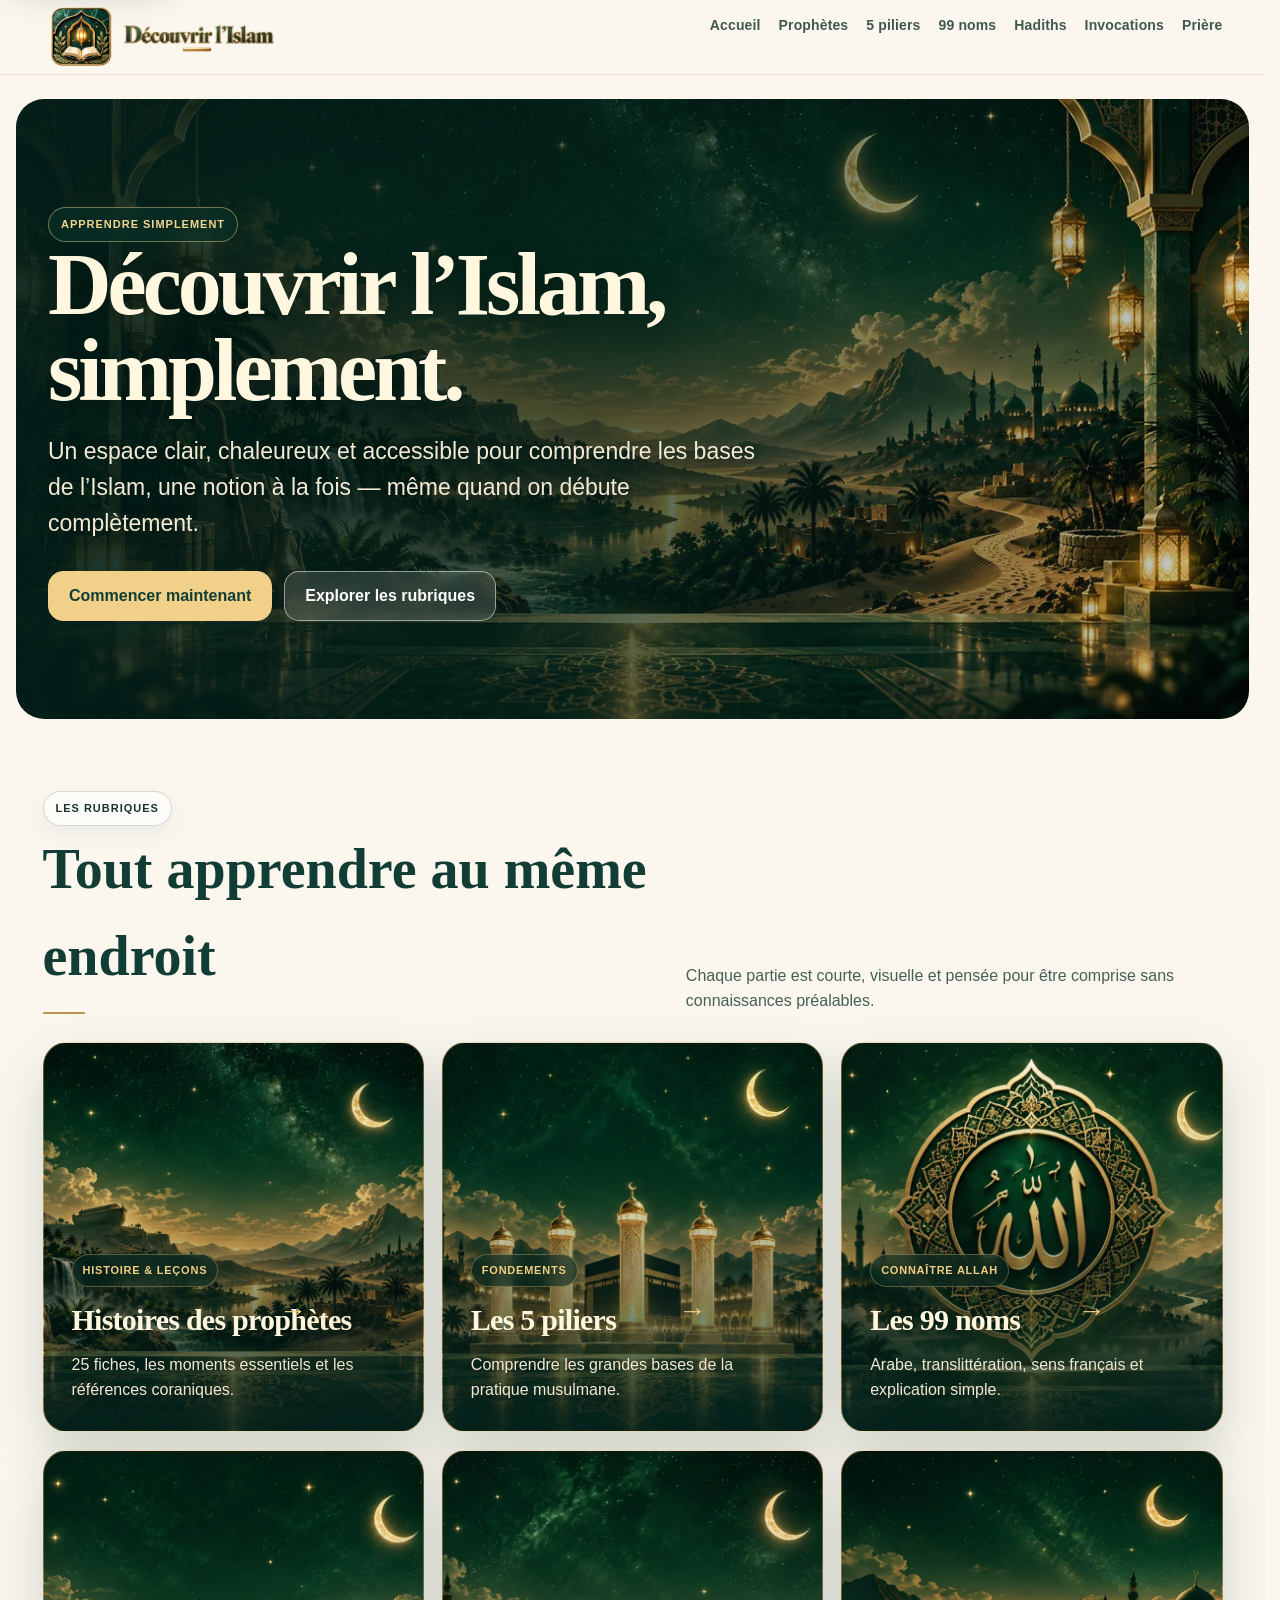
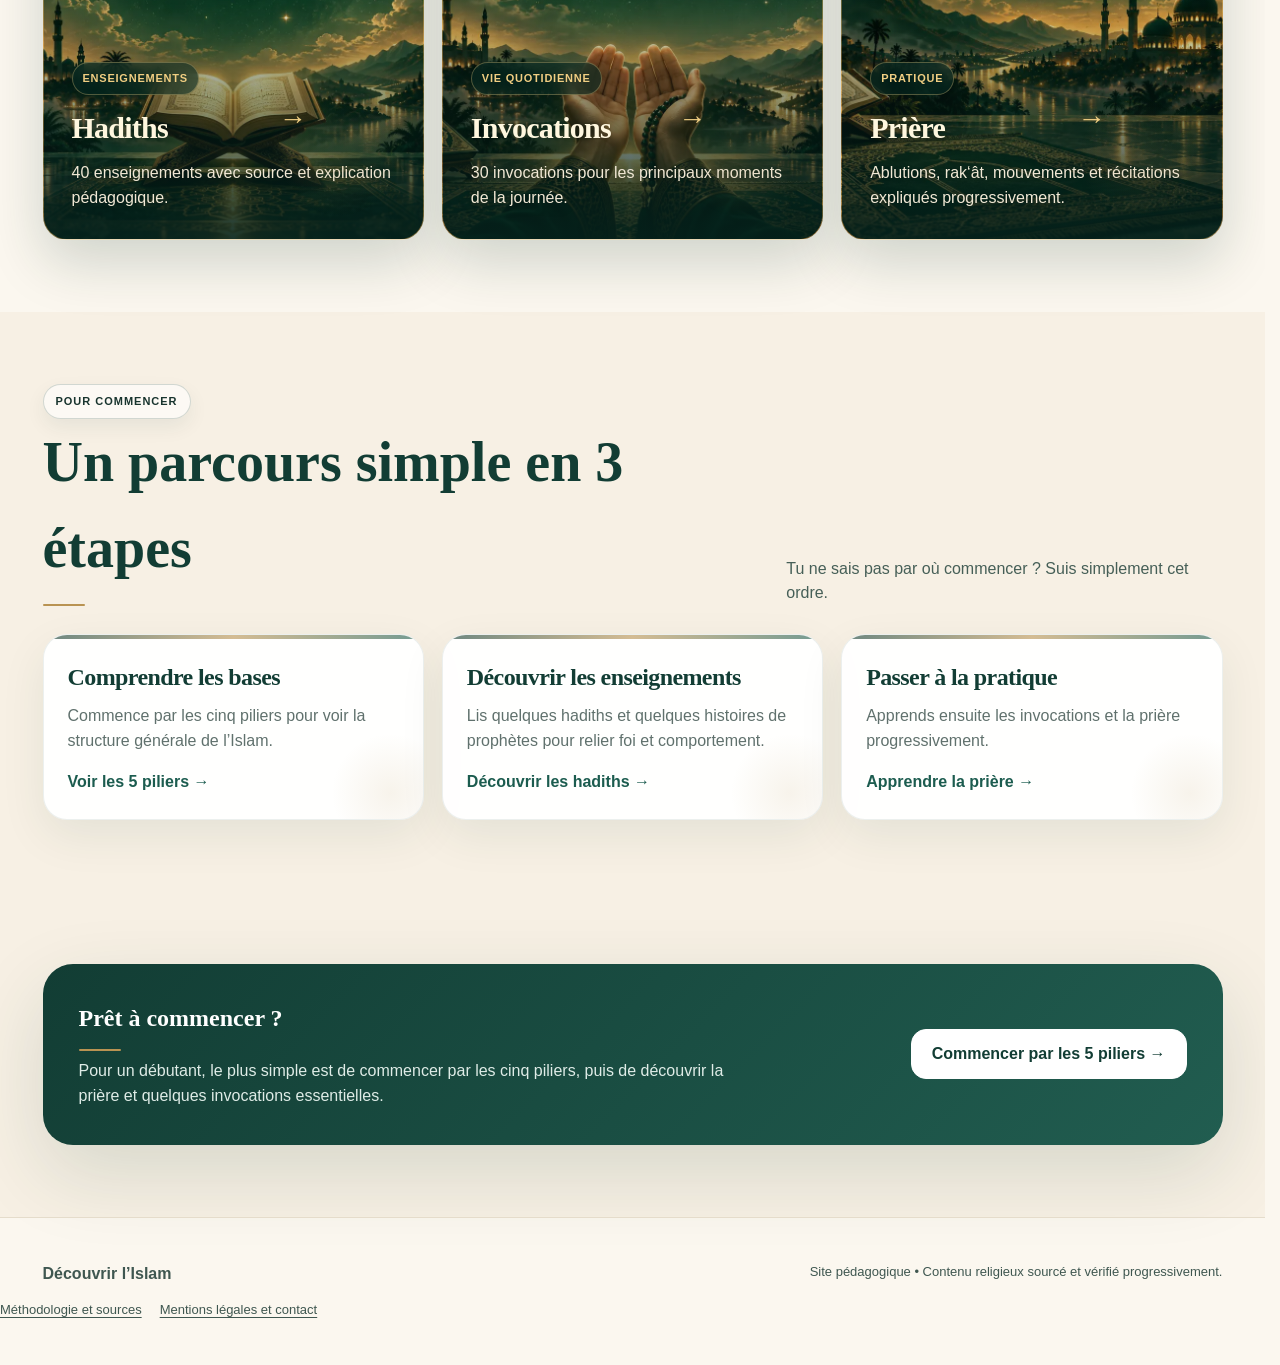
<file: index.html>
<!doctype html>
<html lang="fr">
<head>
<meta charset="utf-8">
<meta name="viewport" content="width=device-width,initial-scale=1">
<meta name="theme-color" content="#123d34">
<title>Découvrir l’Islam — Apprendre simplement</title>
<!-- SEO:site -->
<meta name="description" content="Un site pédagogique, clair et chaleureux pour découvrir les bases de l’Islam : prophètes, cinq piliers, 99 noms, hadiths, invocations et prière.">
<link rel="canonical" href="https://luluao9295-sys.github.io/D-couvrir-l-Islam-/">
<link rel="icon" href="favicon.ico" sizes="any">
<link rel="icon" href="favicon.svg" type="image/svg+xml">
<link rel="manifest" href="site.webmanifest">
<meta property="og:type" content="website">
<meta property="og:locale" content="fr_FR">
<meta property="og:site_name" content="Découvrir l’Islam">
<meta property="og:title" content="Découvrir l’Islam — Apprendre simplement">
<meta property="og:description" content="Un site pédagogique, clair et chaleureux pour découvrir les bases de l’Islam : prophètes, cinq piliers, 99 noms, hadiths, invocations et prière.">
<meta property="og:url" content="https://luluao9295-sys.github.io/D-couvrir-l-Islam-/">
<meta property="og:image" content="https://luluao9295-sys.github.io/D-couvrir-l-Islam-/og-share.svg"><meta property="og:image:width" content="1200"><meta property="og:image:height" content="630">
<meta name="twitter:card" content="summary_large_image">
<meta name="twitter:title" content="Découvrir l’Islam — Apprendre simplement">
<meta name="twitter:description" content="Un site pédagogique, clair et chaleureux pour découvrir les bases de l’Islam : prophètes, cinq piliers, 99 noms, hadiths, invocations et prière.">
<meta name="twitter:image" content="https://luluao9295-sys.github.io/D-couvrir-l-Islam-/og-share.svg"><link rel="stylesheet" href="premium-generated.css?v=6"><link rel="stylesheet" href="visuals.css?v=14">
<style>
:root{--cream:#fbf7ef;--cream2:#f2eadb;--green:#123d34;--green2:#1c5c4f;--gold:#b99352;--ink:#18342e;--white:#fff;--line:#e5dccb;--shadow:0 18px 50px rgba(18,61,52,.10);--shadow-lg:0 28px 80px rgba(18,61,52,.14)}
*{box-sizing:border-box}html{scroll-behavior:smooth}body{margin:0;font-family:Inter,ui-sans-serif,-apple-system,BlinkMacSystemFont,"Segoe UI",sans-serif;background:var(--cream);color:var(--ink);line-height:1.55}a{color:inherit}.container{width:min(1180px,calc(100% - 32px));margin:auto}.site-header{position:sticky;top:0;z-index:50;background:rgba(251,247,239,.92);backdrop-filter:blur(18px);border-bottom:1px solid rgba(185,147,82,.22)}.nav-row{min-height:74px;display:flex;align-items:center;justify-content:space-between;gap:24px}.brand{font-family:Georgia,serif;font-weight:700;font-size:23px;text-decoration:none;color:var(--green)}.nav{display:flex;gap:18px;align-items:center;font-size:14px;font-weight:700}.nav a{text-decoration:none;opacity:.82}.nav a:hover{opacity:1;color:var(--green2)}.menu-btn{display:none;border:1px solid var(--line);background:white;border-radius:14px;padding:10px 12px;font-size:18px;color:var(--green)}
.hero{padding:78px 0 64px;background:radial-gradient(circle at 86% 14%,rgba(185,147,82,.28),transparent 24%),radial-gradient(circle at 68% 80%,rgba(28,92,79,.10),transparent 28%),linear-gradient(135deg,#f7ead8 0%,#dce9e2 100%)}.hero-grid{display:grid;grid-template-columns:minmax(0,1.25fr) minmax(300px,.75fr);gap:42px;align-items:center}.eyebrow{display:inline-flex;padding:8px 12px;border:1px solid rgba(18,61,52,.18);border-radius:999px;font-size:13px;font-weight:800;letter-spacing:.04em;text-transform:uppercase;background:rgba(255,255,255,.58)}h1,h2,h3{font-family:Georgia,serif;color:var(--green)}h1{font-size:clamp(50px,7.6vw,88px);line-height:.98;letter-spacing:-.045em;margin:18px 0 20px;max-width:900px}.hero p{font-size:clamp(18px,2vw,23px);max-width:720px;margin:0;color:#31574f}.hero-actions{display:flex;gap:12px;flex-wrap:wrap;margin-top:30px}.btn{display:inline-flex;align-items:center;justify-content:center;min-height:50px;padding:0 20px;border-radius:15px;font-weight:800;text-decoration:none;border:1px solid var(--green);transition:.2s ease}.btn:hover{transform:translateY(-2px)}.btn.primary{background:var(--green);color:white;box-shadow:0 12px 30px rgba(18,61,52,.18)}.btn.secondary{background:rgba(255,255,255,.66)}.hero-card{background:rgba(255,255,255,.78);border:1px solid rgba(18,61,52,.10);border-radius:30px;padding:28px;box-shadow:var(--shadow-lg);backdrop-filter:blur(10px)}.hero-card .mosque{font-size:74px;line-height:1;margin-bottom:18px}.hero-card h2{font-size:30px;margin:0 0 10px}.hero-card p{font-size:16px}.quick-list{display:grid;gap:10px;margin-top:20px}.quick-item{display:flex;gap:10px;align-items:center;background:#fff;border:1px solid var(--line);padding:11px 13px;border-radius:14px;font-size:14px;font-weight:800;color:var(--green)}
.stats{margin-top:-24px;position:relative;z-index:2}.stats-row{display:grid;grid-template-columns:repeat(4,1fr);gap:12px}.stat{background:#fff;border:1px solid rgba(18,61,52,.09);border-radius:18px;padding:18px;text-align:center;box-shadow:var(--shadow)}.stat strong{display:block;font:700 28px Georgia,serif;color:var(--green)}.stat span{font-size:13px;color:#6b7a76;font-weight:700}
.section{padding:72px 0}.section.alt{background:#f7f0e4}.section-head{display:flex;justify-content:space-between;align-items:end;gap:20px;margin-bottom:28px}.section-head h2{font-size:clamp(34px,5vw,56px);margin:0}.section-head p{max-width:620px;margin:0;color:#5f746e}.grid{display:grid;grid-template-columns:repeat(3,1fr);gap:18px}.card{background:#fff;border:1px solid rgba(18,61,52,.08);border-radius:24px;padding:24px;box-shadow:var(--shadow)}.card h3{margin:0 0 10px;font-size:24px}.card p{margin:0;color:#60716d}.topic-card{text-decoration:none;transition:.2s ease;position:relative;overflow:hidden}.topic-card:after{content:'→';position:absolute;right:22px;bottom:18px;font-size:22px;color:var(--gold);font-weight:900;transition:.2s ease}.topic-card:hover{transform:translateY(-4px);border-color:rgba(185,147,82,.5);box-shadow:0 24px 60px rgba(18,61,52,.13)}.topic-card:hover:after{transform:translateX(4px)}.topic-icon{width:52px;height:52px;border-radius:16px;display:grid;place-items:center;background:linear-gradient(135deg,#f3eadb,#e3eee8);margin-bottom:18px;font-size:25px}.topic-label{display:inline-flex;margin-bottom:10px;font-size:11px;font-weight:900;text-transform:uppercase;letter-spacing:.07em;color:var(--gold)}
.path{display:grid;grid-template-columns:repeat(3,1fr);gap:18px}.path-card{background:#fff;border:1px solid rgba(18,61,52,.09);border-radius:24px;padding:24px}.path-card .step{width:40px;height:40px;border-radius:50%;display:grid;place-items:center;background:var(--green);color:#fff;font-weight:900;margin-bottom:16px}.path-card h3{margin:0 0 8px;font-size:24px}.path-card p{margin:0 0 16px;color:#60716d}.path-card a{font-weight:900;color:var(--green2);text-decoration:none}
.names-tools{display:flex;gap:12px;flex-wrap:wrap;align-items:center;margin-bottom:22px}.search{flex:1;min-width:240px;border:1px solid var(--line);background:white;border-radius:16px;padding:14px 16px;font-size:16px;color:var(--ink);outline:none}.search:focus{border-color:var(--gold);box-shadow:0 0 0 4px rgba(185,147,82,.12)}.counter{font-weight:800;color:var(--green)}.names-grid{display:grid;grid-template-columns:repeat(3,1fr);gap:14px}.name-card{background:white;border:1px solid rgba(18,61,52,.09);border-radius:20px;padding:20px;min-height:190px;position:relative}.num{position:absolute;top:16px;right:16px;width:34px;height:34px;display:grid;place-items:center;border-radius:50%;background:#f2eadb;color:var(--green);font-weight:800;font-size:13px}.arabic{font-size:30px;line-height:1.4;text-align:right;padding-right:44px;color:var(--green);font-family:"Geeza Pro","Noto Naskh Arabic",serif}.translit{font-weight:900;margin-top:16px;color:var(--green)}.meaning{font-weight:700;margin-top:4px}.explain{font-size:14px;color:#6d7975;margin-top:10px}.note{margin-top:22px;border-left:4px solid var(--gold);background:#fff9ee;border-radius:12px;padding:16px 18px;color:#5f6b67}.final-cta{background:linear-gradient(135deg,var(--green),#215d50);color:#fff;border-radius:30px;padding:36px;display:flex;justify-content:space-between;gap:24px;align-items:center;box-shadow:var(--shadow-lg)}.final-cta h2{color:#fff;margin:0 0 8px}.final-cta p{margin:0;color:#dfece7;max-width:680px}.final-cta .btn{border-color:#fff;background:#fff;color:var(--green);white-space:nowrap}.mini{font-size:13px;color:#74817d}footer{padding:44px 0;border-top:1px solid var(--line);color:#6b7a76}.footer-row{display:flex;justify-content:space-between;gap:20px;flex-wrap:wrap}
@media(max-width:980px){.nav{display:none;position:absolute;top:74px;left:16px;right:16px;background:white;padding:18px;border-radius:18px;box-shadow:var(--shadow);flex-direction:column;align-items:flex-start}.nav.open{display:flex}.menu-btn{display:block}.hero-grid{grid-template-columns:1fr}.hero-card{max-width:650px}.grid,.names-grid,.path{grid-template-columns:repeat(2,1fr)}.stats-row{grid-template-columns:repeat(2,1fr)}}
@media(max-width:640px){.container{width:min(100% - 22px,1180px)}.hero{padding:58px 0 50px}.section{padding:54px 0}.section-head{display:block}.section-head p{margin-top:10px}.grid,.names-grid,.path,.stats-row{grid-template-columns:1fr}.name-card{min-height:auto}.hero-actions{display:grid}.btn{width:100%}.hero-card{padding:22px;border-radius:24px}.final-cta{display:block;padding:26px}.final-cta .btn{margin-top:20px}.stats{margin-top:-10px}}
/* Logo intégré directement pour éviter les fonds vides/cache Safari. */
.brand-logo{display:block;width:clamp(220px,24vw,315px);height:58px;object-fit:contain;object-position:left center}
@media(max-width:640px){.brand{width:min(255px,calc(100vw - 92px))!important;height:52px!important;min-height:52px!important}.brand-logo{width:100%;height:52px}}
</style>
<link rel="stylesheet" href="polish.css?v=19">
<link rel="stylesheet" href="uniform-ui.css?v=9">
<script type="application/ld+json">{"@context":"https://schema.org","@graph":[{"@type":"WebSite","@id":"https://luluao9295-sys.github.io/D-couvrir-l-Islam-/#website","name":"Découvrir l’Islam","url":"https://luluao9295-sys.github.io/D-couvrir-l-Islam-/","inLanguage":"fr"},{"@type":"WebPage","@id":"https://luluao9295-sys.github.io/D-couvrir-l-Islam-/#webpage","name":"Découvrir l’Islam — Apprendre simplement","description":"Un site pédagogique, clair et chaleureux pour découvrir les bases de l’Islam : prophètes, cinq piliers, 99 noms, hadiths, invocations et prière.","url":"https://luluao9295-sys.github.io/D-couvrir-l-Islam-/","inLanguage":"fr","isPartOf":{"@id":"https://luluao9295-sys.github.io/D-couvrir-l-Islam-/#website"}}]}</script>
<meta name="referrer" content="strict-origin-when-cross-origin"><link rel="preload" as="image" href="visual-mosque.svg" fetchpriority="high"><link rel="preload" as="image" href="1BB72BE9-C5CA-4A94-8DC1-2494A84B83DE.png?v=1"></head>
<body data-page="home"><a class="skip-link" href="#contenu">Aller au contenu</a>
<header class="site-header"><div class="container nav-row"><a class="brand" href="index.html" aria-label="Découvrir l’Islam"><img class="brand-logo" src="1BB72BE9-C5CA-4A94-8DC1-2494A84B83DE.png?v=1" alt="Découvrir l’Islam"></a><button class="menu-btn" id="menuBtn" aria-label="Ouvrir le menu" aria-expanded="false"><span class="burger-lines" aria-hidden="true"></span></button><nav class="nav" id="mainNav"><a class="active" href="index.html" aria-current="page">Accueil</a><a href="prophetes.html">Prophètes</a><a href="piliers.html">5 piliers</a><a href="noms.html">99 noms</a><a href="hadiths.html">Hadiths</a><a href="invocations.html">Invocations</a><a href="priere.html">Prière</a></nav></div>
</header>
<section class="hero" id="accueil"><div class="container hero-grid"><div><span class="eyebrow"> Apprendre simplement</span><h1>Découvrir l’Islam, simplement.</h1><p>Un espace clair, chaleureux et accessible pour comprendre les bases de l’Islam, une notion à la fois — même quand on débute complètement.</p><div class="hero-actions"><a class="btn primary" href="#parcours"> Commencer maintenant</a><a class="btn secondary" href="#rubriques"> Explorer les rubriques</a></div></div><aside class="hero-card"><div class="mosque"></div><h2>Une étape à la fois</h2><p>Lis une fiche courte, retiens l’essentiel, puis avance à ton rythme.</p><div class="quick-list"><div class="quick-item"> Explications simples</div><div class="quick-item"> Sources indiquées</div><div class="quick-item"> Pensé pour téléphone et ordinateur</div></div></aside></div></section>
<div class="stats"><div class="container stats-row"><div class="stat"><strong>7</strong><span>grandes rubriques</span></div><div class="stat"><strong>99</strong><span>noms présentés</span></div><div class="stat"><strong>40</strong><span>hadiths pédagogiques</span></div><div class="stat"><strong>30</strong><span>invocations essentielles</span></div></div></div>
<main id="contenu">
<section class="section" id="rubriques"><div class="container"><div class="section-head"><div><span class="eyebrow"> Les rubriques</span><h2>Tout apprendre au même endroit</h2></div><p>Chaque partie est courte, visuelle et pensée pour être comprise sans connaissances préalables.</p></div><div class="grid">
<a class="card topic-card" href="prophetes.html"><div class="topic-icon"></div><span class="topic-label">Histoire & leçons</span><h3>Histoires des prophètes</h3><p>25 fiches, les moments essentiels et les références coraniques.</p></a>
<a class="card topic-card" href="piliers.html"><div class="topic-icon"></div><span class="topic-label">Fondements</span><h3>Les 5 piliers</h3><p>Comprendre les grandes bases de la pratique musulmane.</p></a>
<a class="card topic-card" href="noms.html"><div class="topic-icon"></div><span class="topic-label">Connaître Allah</span><h3>Les 99 noms</h3><p>Arabe, translittération, sens français et explication simple.</p></a>
<a class="card topic-card" href="hadiths.html"><div class="topic-icon"></div><span class="topic-label">Enseignements</span><h3>Hadiths</h3><p>40 enseignements avec source et explication pédagogique.</p></a>
<a class="card topic-card" href="invocations.html"><div class="topic-icon"></div><span class="topic-label">Vie quotidienne</span><h3>Invocations</h3><p>30 invocations pour les principaux moments de la journée.</p></a>
<a class="card topic-card" href="priere.html"><div class="topic-icon"></div><span class="topic-label">Pratique</span><h3>Prière</h3><p>Ablutions, rak‘ât, mouvements et récitations expliqués progressivement.</p></a>
</div></div></section>
<section class="section alt" id="parcours"><div class="container"><div class="section-head"><div><span class="eyebrow"> Pour commencer</span><h2>Un parcours simple en 3 étapes</h2></div><p>Tu ne sais pas par où commencer ? Suis simplement cet ordre.</p></div><div class="path"><div class="path-card"><div class="step">1</div><h3>Comprendre les bases</h3><p>Commence par les cinq piliers pour voir la structure générale de l’Islam.</p><a href="piliers.html">Voir les 5 piliers →</a></div><div class="path-card"><div class="step">2</div><h3>Découvrir les enseignements</h3><p>Lis quelques hadiths et quelques histoires de prophètes pour relier foi et comportement.</p><a href="hadiths.html">Découvrir les hadiths →</a></div><div class="path-card"><div class="step">3</div><h3>Passer à la pratique</h3><p>Apprends ensuite les invocations et la prière progressivement.</p><a href="priere.html">Apprendre la prière →</a></div></div></div></section>
<section class="section alt"><div class="container"><div class="final-cta"><div><h2>Prêt à commencer ?</h2><p>Pour un débutant, le plus simple est de commencer par les cinq piliers, puis de découvrir la prière et quelques invocations essentielles.</p></div><a class="btn" href="piliers.html">Commencer par les 5 piliers →</a></div></div></section>
</main>
<footer><div class="container footer-row"><strong>Découvrir l’Islam</strong><span class="mini">Site pédagogique • Contenu religieux sourcé et vérifié progressivement.</span></div><nav class="site-utility-links" aria-label="Informations du site"><a href="methodologie.html">Méthodologie et sources</a><a href="mentions-legales.html">Mentions légales et contact</a></nav></footer>
<script>
const btn=document.getElementById('menuBtn'),nav=document.getElementById('mainNav');
if(btn&&nav){
 const close=()=>{nav.classList.remove('open');btn.setAttribute('aria-expanded','false');};
 btn.addEventListener('click',e=>{e.stopPropagation();const open=!nav.classList.contains('open');nav.classList.toggle('open',open);btn.setAttribute('aria-expanded',String(open));});
 nav.querySelectorAll('a').forEach(a=>a.addEventListener('click',close));
 document.addEventListener('click',e=>{if(!nav.contains(e.target)&&!btn.contains(e.target))close()});
 document.addEventListener('keydown',e=>{if(e.key==='Escape')close()});
}
</script>
</body>
</html>
</file>
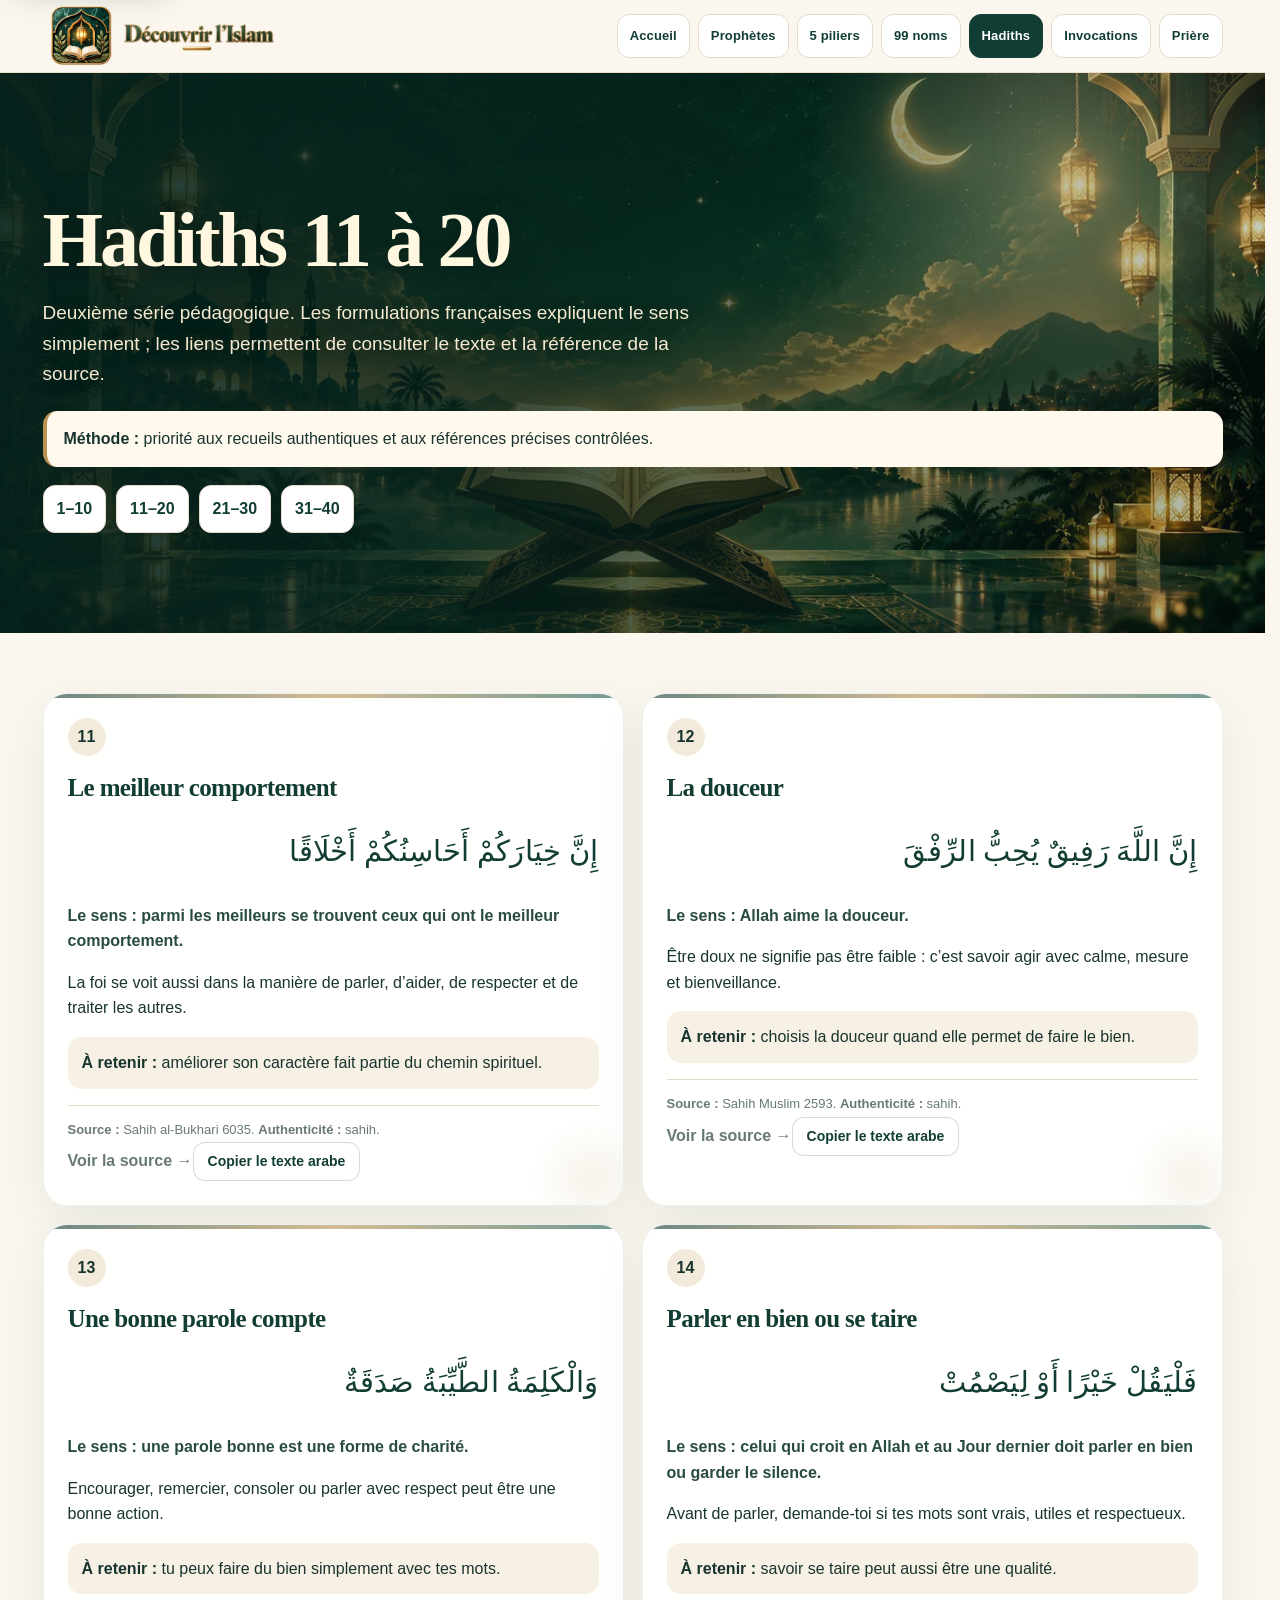
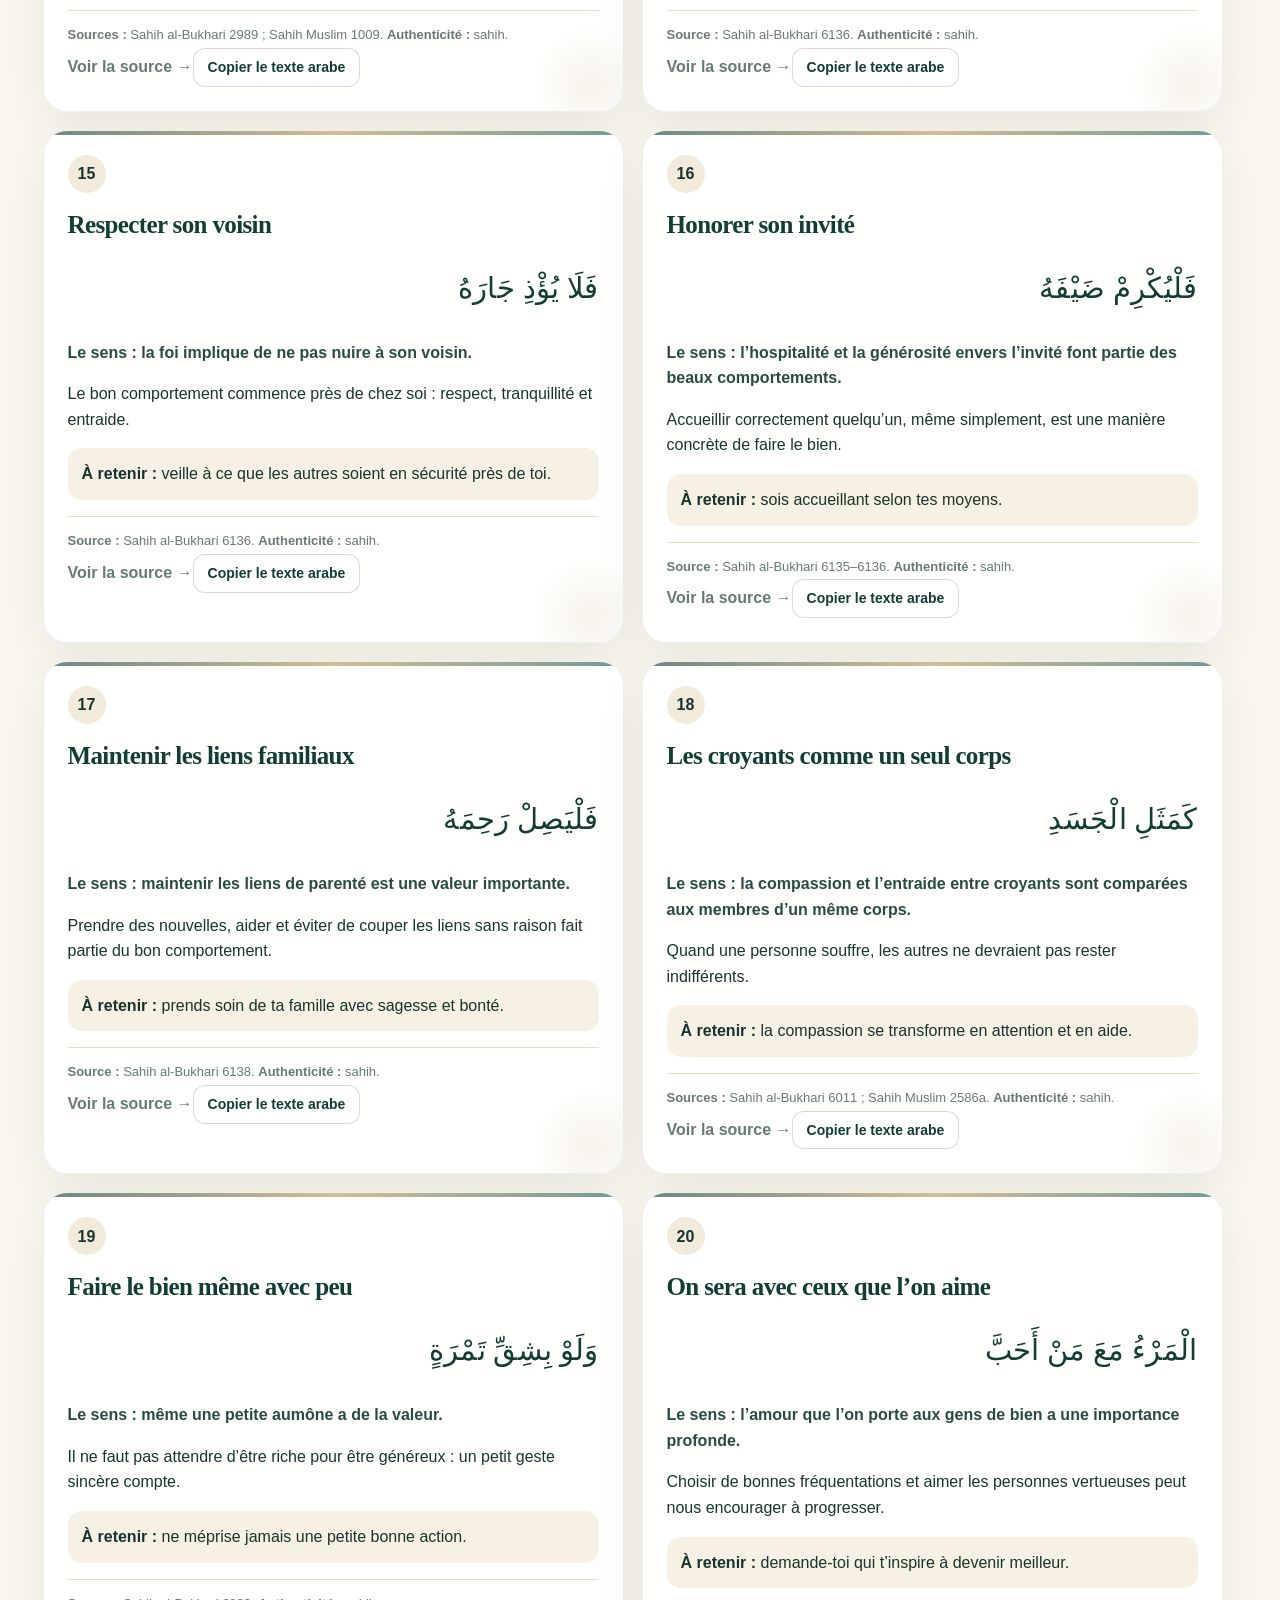
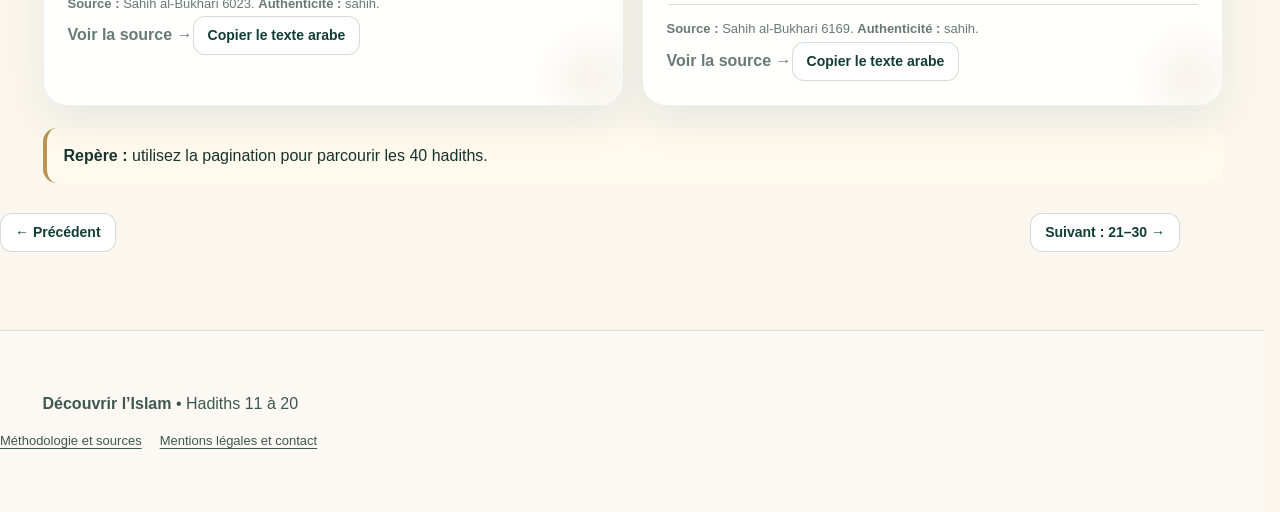
<file: hadiths-11-20.html>
<!doctype html><html lang="fr"><head><meta charset="utf-8"><meta name="viewport" content="width=device-width,initial-scale=1"><meta name="theme-color" content="#123d34"><title>Hadiths 11 à 20 — Découvrir l’Islam</title>
<!-- SEO:site -->
<meta name="description" content="Deuxième série de hadiths authentiques expliqués simplement avec références précises.">
<link rel="canonical" href="https://luluao9295-sys.github.io/D-couvrir-l-Islam-/hadiths-11-20.html">
<link rel="icon" href="favicon.ico" sizes="any">
<link rel="icon" href="favicon.svg" type="image/svg+xml">
<link rel="manifest" href="site.webmanifest">
<meta property="og:type" content="website">
<meta property="og:locale" content="fr_FR">
<meta property="og:site_name" content="Découvrir l’Islam">
<meta property="og:title" content="Hadiths 11 à 20 — Découvrir l’Islam">
<meta property="og:description" content="Deuxième série de hadiths authentiques expliqués simplement avec références précises.">
<meta property="og:url" content="https://luluao9295-sys.github.io/D-couvrir-l-Islam-/hadiths-11-20.html">
<meta property="og:image" content="https://luluao9295-sys.github.io/D-couvrir-l-Islam-/og-share.svg"><meta property="og:image:width" content="1200"><meta property="og:image:height" content="630">
<meta name="twitter:card" content="summary_large_image">
<meta name="twitter:title" content="Hadiths 11 à 20 — Découvrir l’Islam">
<meta name="twitter:description" content="Deuxième série de hadiths authentiques expliqués simplement avec références précises.">
<meta name="twitter:image" content="https://luluao9295-sys.github.io/D-couvrir-l-Islam-/og-share.svg">
<link rel="stylesheet" href="theme.css?v=14"><style>:root{--cream:#fbf7ef;--green:#123d34;--green2:#1c5c4f;--gold:#b99352;--line:#e5dccb;--shadow:0 18px 50px rgba(18,61,52,.10)}*{box-sizing:border-box}body{margin:0;font-family:Inter,-apple-system,BlinkMacSystemFont,"Segoe UI",sans-serif;background:var(--cream);color:#18342e;line-height:1.6}.container{width:min(1120px,calc(100% - 28px));margin:auto}header{position:sticky;top:0;z-index:20;background:rgba(251,247,239,.95);backdrop-filter:blur(16px);border-bottom:1px solid var(--line)}.nav{min-height:72px;display:flex;align-items:center;justify-content:space-between;gap:14px}.brand{font:700 22px Georgia,serif;color:var(--green);text-decoration:none;white-space:nowrap}.links{display:flex;gap:8px;align-items:center;overflow-x:auto;padding:8px 0;scrollbar-width:none}.links::-webkit-scrollbar{display:none}.links a{font-weight:800;color:var(--green);text-decoration:none;border:1px solid var(--line);background:white;padding:8px 11px;border-radius:12px;white-space:nowrap;font-size:13px}.links a.active{background:var(--green);color:#fff;border-color:var(--green)}.hero{padding:64px 0 48px;background:radial-gradient(circle at 85% 15%,rgba(185,147,82,.22),transparent 28%),linear-gradient(135deg,#f6ead7,#dce9e2)}h1,h2,h3{font-family:Georgia,serif;color:var(--green)}h1{font-size:clamp(42px,7vw,72px);line-height:1;margin:12px 0}.hero p{max-width:760px;font-size:19px;color:#31574f}.section{padding:52px 0}.grid{display:grid;grid-template-columns:repeat(2,minmax(0,1fr));gap:18px}.card{background:#fff;border:1px solid rgba(18,61,52,.09);border-radius:24px;padding:24px;box-shadow:var(--shadow)}.num{display:grid;place-items:center;width:38px;height:38px;border-radius:50%;background:#f2eadb;font-weight:900}.card h3{font-size:25px;margin:12px 0 8px}.arabic{font-family:"Geeza Pro",serif;font-size:25px;line-height:1.7;text-align:right;color:var(--green);padding:8px 0}.meaning{font-weight:800;color:#294b44}.take{background:#f7f0e4;border-radius:14px;padding:13px 14px;margin-top:14px}.meta{border-top:1px solid var(--line);margin-top:16px;padding-top:14px;font-size:13px;color:#687a75}.source{display:inline-block;margin-top:8px;color:var(--green2);font-weight:800;text-decoration:none}.note{margin-top:22px;background:#fff9ee;border-left:4px solid var(--gold);padding:15px 17px;border-radius:12px}.batch-links{display:flex;gap:10px;flex-wrap:wrap;margin-top:18px}.batch-links a{display:inline-flex;text-decoration:none;color:var(--green);font-weight:800;background:#fff;border:1px solid var(--line);border-radius:12px;padding:10px 13px}@media(max-width:820px){.nav{align-items:flex-start;flex-direction:column;gap:4px;padding:10px 0}.links{width:100%}}@media(max-width:760px){.grid{grid-template-columns:1fr}.hero{padding:50px 0 38px}.card{padding:20px}}</style><link rel="stylesheet" href="premium-generated.css?v=6"><link rel="stylesheet" href="visuals.css?v=14">
<link rel="stylesheet" href="polish.css?v=18">
<link rel="stylesheet" href="uniform-ui.css?v=6">
<script type="application/ld+json">{"@context":"https://schema.org","@graph":[{"@type":"WebSite","@id":"https://luluao9295-sys.github.io/D-couvrir-l-Islam-/#website","name":"Découvrir l’Islam","url":"https://luluao9295-sys.github.io/D-couvrir-l-Islam-/","inLanguage":"fr"},{"@type":"WebPage","@id":"https://luluao9295-sys.github.io/D-couvrir-l-Islam-/hadiths-11-20.html#webpage","name":"Hadiths 11 à 20","description":"Deuxième série de hadiths authentiques expliqués simplement avec références précises.","url":"https://luluao9295-sys.github.io/D-couvrir-l-Islam-/hadiths-11-20.html","inLanguage":"fr","isPartOf":{"@id":"https://luluao9295-sys.github.io/D-couvrir-l-Islam-/#website"}},{"@type":"BreadcrumbList","itemListElement":[{"@type":"ListItem","position":1,"name":"Accueil","item":"https://luluao9295-sys.github.io/D-couvrir-l-Islam-/"},{"@type":"ListItem","position":2,"name":"Hadiths 11 à 20","item":"https://luluao9295-sys.github.io/D-couvrir-l-Islam-/hadiths-11-20.html"}]}]}</script>
<meta name="referrer" content="strict-origin-when-cross-origin"><link rel="preload" as="image" href="assets/banner-hadiths.webp" fetchpriority="high"></head><body data-page="hadiths"><a class="skip-link" href="#contenu">Aller au contenu</a><header><div class="container nav"><a class="brand" href="index.html">Découvrir l’Islam</a><button class="mobile-menu-btn" type="button" aria-label="Ouvrir le menu" aria-expanded="false" aria-controls="mobileNav"><span class="burger-lines" aria-hidden="true"></span></button><nav id="mobileNav" class="links mobile-collapsible" aria-label="Navigation principale"><a href="index.html">Accueil</a><a href="prophetes.html">Prophètes</a><a href="piliers.html">5 piliers</a><a href="noms.html">99 noms</a><a class="active" href="hadiths.html" aria-current="page">Hadiths</a><a href="invocations.html">Invocations</a><a href="priere.html">Prière</a></nav></div></header><section class="hero"><div class="container"><h1>Hadiths 11 à 20</h1><p>Deuxième série pédagogique. Les formulations françaises expliquent le sens simplement ; les liens permettent de consulter le texte et la référence de la source.</p><div class="note"><strong>Méthode :</strong> priorité aux recueils authentiques et aux références précises contrôlées.</div><div class="batch-links"><a href="hadiths.html"> 1–10</a><a href="hadiths-11-20.html" class="active" aria-current="page"> 11–20</a><a href="hadiths-21-30.html"> 21–30</a><a href="hadiths-31-40.html"> 31–40</a></div></div></section><main id="contenu" class="section"><div class="container"><div class="grid">
<article class="card"><span class="num">11</span><h3>Le meilleur comportement</h3><div class="arabic" lang="ar" dir="rtl" >إِنَّ خِيَارَكُمْ أَحَاسِنُكُمْ أَخْلَاقًا</div><p class="meaning">Le sens : parmi les meilleurs se trouvent ceux qui ont le meilleur comportement.</p><p>La foi se voit aussi dans la manière de parler, d’aider, de respecter et de traiter les autres.</p><div class="take"><strong>À retenir :</strong> améliorer son caractère fait partie du chemin spirituel.</div><div class="meta"><strong>Source :</strong> Sahih al-Bukhari 6035. <strong>Authenticité :</strong> sahih.</div><a class="source" href="https://sunnah.com/bukhari/78/65">Voir la source →</a></article>
<article class="card"><span class="num">12</span><h3>La douceur</h3><div class="arabic" lang="ar" dir="rtl" >إِنَّ اللَّهَ رَفِيقٌ يُحِبُّ الرِّفْقَ</div><p class="meaning">Le sens : Allah aime la douceur.</p><p>Être doux ne signifie pas être faible : c’est savoir agir avec calme, mesure et bienveillance.</p><div class="take"><strong>À retenir :</strong> choisis la douceur quand elle permet de faire le bien.</div><div class="meta"><strong>Source :</strong> Sahih Muslim 2593. <strong>Authenticité :</strong> sahih.</div><a class="source" href="https://sunnah.com/muslim:2593">Voir la source →</a></article>
<article class="card"><span class="num">13</span><h3>Une bonne parole compte</h3><div class="arabic" lang="ar" dir="rtl" >وَالْكَلِمَةُ الطَّيِّبَةُ صَدَقَةٌ</div><p class="meaning">Le sens : une parole bonne est une forme de charité.</p><p>Encourager, remercier, consoler ou parler avec respect peut être une bonne action.</p><div class="take"><strong>À retenir :</strong> tu peux faire du bien simplement avec tes mots.</div><div class="meta"><strong>Sources :</strong> Sahih al-Bukhari 2989 ; Sahih Muslim 1009. <strong>Authenticité :</strong> sahih.</div><a class="source" href="https://sunnah.com/bukhari:2989">Voir la source →</a></article>
<article class="card"><span class="num">14</span><h3>Parler en bien ou se taire</h3><div class="arabic" lang="ar" dir="rtl" >فَلْيَقُلْ خَيْرًا أَوْ لِيَصْمُتْ</div><p class="meaning">Le sens : celui qui croit en Allah et au Jour dernier doit parler en bien ou garder le silence.</p><p>Avant de parler, demande-toi si tes mots sont vrais, utiles et respectueux.</p><div class="take"><strong>À retenir :</strong> savoir se taire peut aussi être une qualité.</div><div class="meta"><strong>Source :</strong> Sahih al-Bukhari 6136. <strong>Authenticité :</strong> sahih.</div><a class="source" href="https://sunnah.com/bukhari:6136">Voir la source →</a></article>
<article class="card"><span class="num">15</span><h3>Respecter son voisin</h3><div class="arabic" lang="ar" dir="rtl" >فَلَا يُؤْذِ جَارَهُ</div><p class="meaning">Le sens : la foi implique de ne pas nuire à son voisin.</p><p>Le bon comportement commence près de chez soi : respect, tranquillité et entraide.</p><div class="take"><strong>À retenir :</strong> veille à ce que les autres soient en sécurité près de toi.</div><div class="meta"><strong>Source :</strong> Sahih al-Bukhari 6136. <strong>Authenticité :</strong> sahih.</div><a class="source" href="https://sunnah.com/bukhari:6136">Voir la source →</a></article>
<article class="card"><span class="num">16</span><h3>Honorer son invité</h3><div class="arabic" lang="ar" dir="rtl" >فَلْيُكْرِمْ ضَيْفَهُ</div><p class="meaning">Le sens : l’hospitalité et la générosité envers l’invité font partie des beaux comportements.</p><p>Accueillir correctement quelqu’un, même simplement, est une manière concrète de faire le bien.</p><div class="take"><strong>À retenir :</strong> sois accueillant selon tes moyens.</div><div class="meta"><strong>Source :</strong> Sahih al-Bukhari 6135–6136. <strong>Authenticité :</strong> sahih.</div><a class="source" href="https://sunnah.com/bukhari:6135">Voir la source →</a></article>
<article class="card"><span class="num">17</span><h3>Maintenir les liens familiaux</h3><div class="arabic" lang="ar" dir="rtl" >فَلْيَصِلْ رَحِمَهُ</div><p class="meaning">Le sens : maintenir les liens de parenté est une valeur importante.</p><p>Prendre des nouvelles, aider et éviter de couper les liens sans raison fait partie du bon comportement.</p><div class="take"><strong>À retenir :</strong> prends soin de ta famille avec sagesse et bonté.</div><div class="meta"><strong>Source :</strong> Sahih al-Bukhari 6138. <strong>Authenticité :</strong> sahih.</div><a class="source" href="https://sunnah.com/bukhari:6138">Voir la source →</a></article>
<article class="card"><span class="num">18</span><h3>Les croyants comme un seul corps</h3><div class="arabic" lang="ar" dir="rtl" >كَمَثَلِ الْجَسَدِ</div><p class="meaning">Le sens : la compassion et l’entraide entre croyants sont comparées aux membres d’un même corps.</p><p>Quand une personne souffre, les autres ne devraient pas rester indifférents.</p><div class="take"><strong>À retenir :</strong> la compassion se transforme en attention et en aide.</div><div class="meta"><strong>Sources :</strong> Sahih al-Bukhari 6011 ; Sahih Muslim 2586a. <strong>Authenticité :</strong> sahih.</div><a class="source" href="https://sunnah.com/bukhari:6011">Voir la source →</a></article>
<article class="card"><span class="num">19</span><h3>Faire le bien même avec peu</h3><div class="arabic" lang="ar" dir="rtl" >وَلَوْ بِشِقِّ تَمْرَةٍ</div><p class="meaning">Le sens : même une petite aumône a de la valeur.</p><p>Il ne faut pas attendre d’être riche pour être généreux : un petit geste sincère compte.</p><div class="take"><strong>À retenir :</strong> ne méprise jamais une petite bonne action.</div><div class="meta"><strong>Source :</strong> Sahih al-Bukhari 6023. <strong>Authenticité :</strong> sahih.</div><a class="source" href="https://sunnah.com/bukhari:6023">Voir la source →</a></article>
<article class="card"><span class="num">20</span><h3>On sera avec ceux que l’on aime</h3><div class="arabic" lang="ar" dir="rtl" >الْمَرْءُ مَعَ مَنْ أَحَبَّ</div><p class="meaning">Le sens : l’amour que l’on porte aux gens de bien a une importance profonde.</p><p>Choisir de bonnes fréquentations et aimer les personnes vertueuses peut nous encourager à progresser.</p><div class="take"><strong>À retenir :</strong> demande-toi qui t’inspire à devenir meilleur.</div><div class="meta"><strong>Source :</strong> Sahih al-Bukhari 6169. <strong>Authenticité :</strong> sahih.</div><a class="source" href="https://sunnah.com/bukhari:6169">Voir la source →</a></article>
</div><div class="note"><strong>Repère :</strong> utilisez la pagination pour parcourir les 40 hadiths.</div></div><nav class="container page-pagination" aria-label="Pagination des hadiths"><a href="hadiths.html">← Précédent</a><a href="hadiths-21-30.html">Suivant : 21–30 →</a></nav></main><footer class="section"><div class="container"><strong>Découvrir l’Islam</strong> • Hadiths 11 à 20</div><nav class="site-utility-links" aria-label="Informations du site"><a href="methodologie.html">Méthodologie et sources</a><a href="mentions-legales.html">Mentions légales et contact</a></nav></footer><script id="mobileMenuScript">
(() => {
  const btn = document.querySelector('.mobile-menu-btn');
  const nav = document.querySelector('.mobile-collapsible');
  if (!btn || !nav) return;
  const close = () => { nav.classList.remove('open'); btn.setAttribute('aria-expanded','false'); btn.textContent=''; };
  btn.addEventListener('click', () => {
    const open = nav.classList.toggle('open');
    btn.setAttribute('aria-expanded', String(open));
    btn.textContent = open ? '' : '';
  });
  nav.querySelectorAll('a').forEach(a => a.addEventListener('click', close));
  document.addEventListener('keydown', e => { if (e.key === 'Escape') close(); });
  document.addEventListener('click', e => {
    if (!nav.contains(e.target) && !btn.contains(e.target)) close();
  });
})();
</script>
<script id="hadithToolsScript">
(() => {
  document.querySelectorAll('main .card').forEach(card=>{
    const arabic=card.querySelector('[dir="rtl"]');
    if(!arabic||card.querySelector('.copy-btn')) return;
    const button=document.createElement('button');
    button.type='button'; button.className='copy-btn'; button.textContent='Copier le texte arabe';
    button.addEventListener('click',async()=>{try{await navigator.clipboard.writeText(arabic.textContent.trim());button.textContent='Copié';setTimeout(()=>button.textContent='Copier le texte arabe',1600)}catch{button.textContent='Copie indisponible'}});
    card.append(button);
  });
})();
</script>
</body></html>
</file>
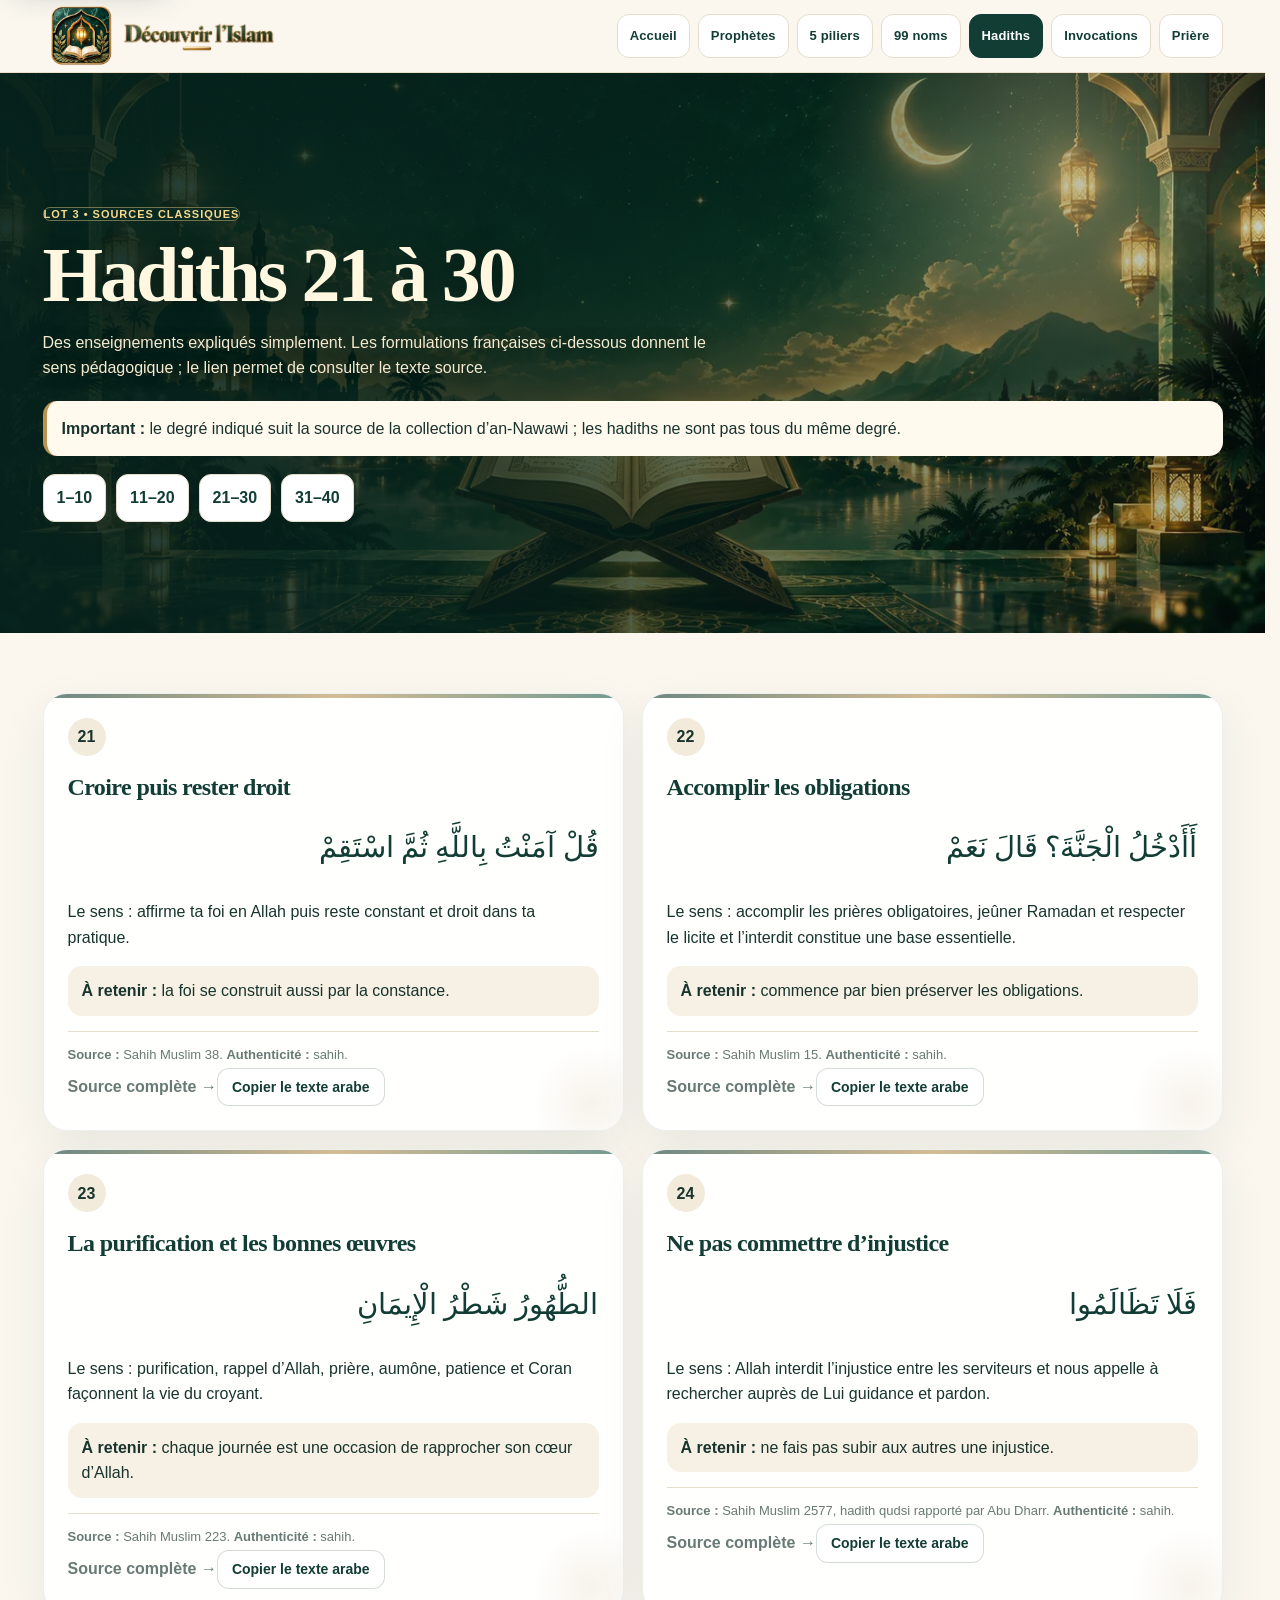
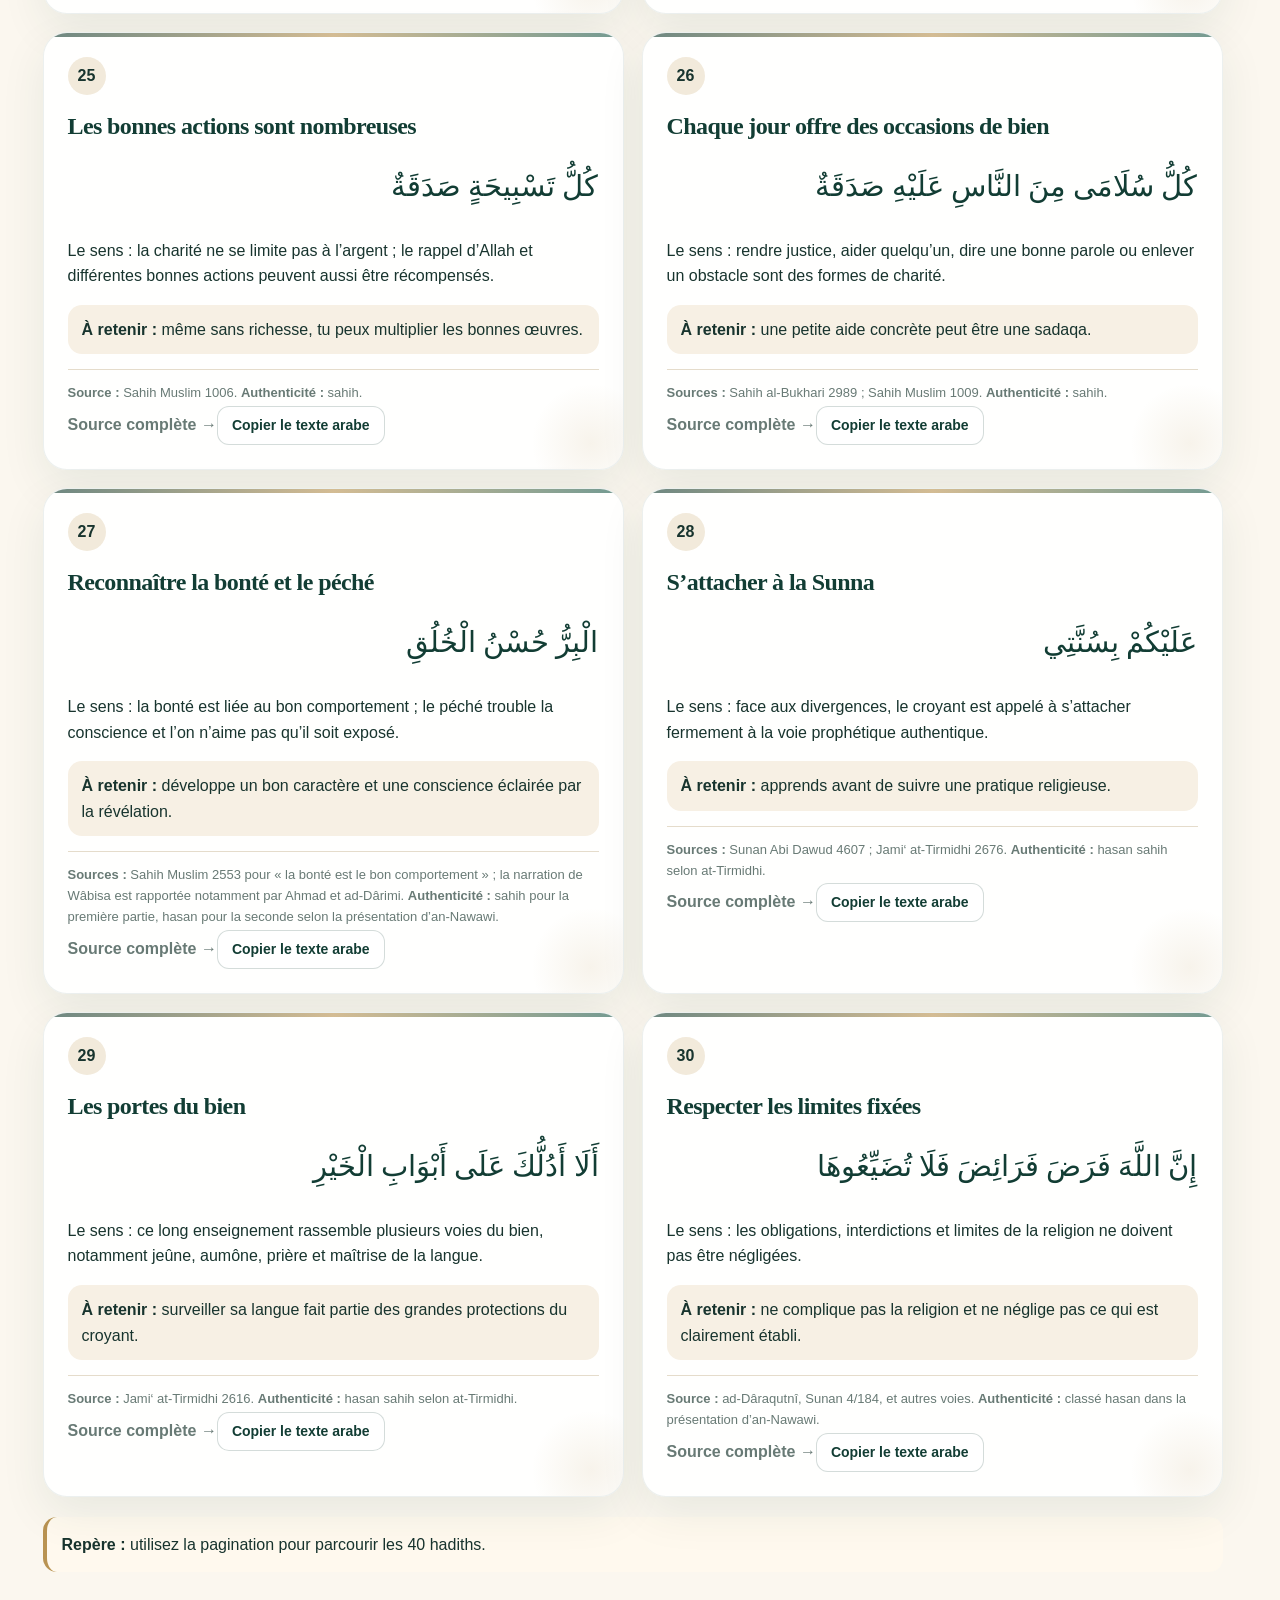
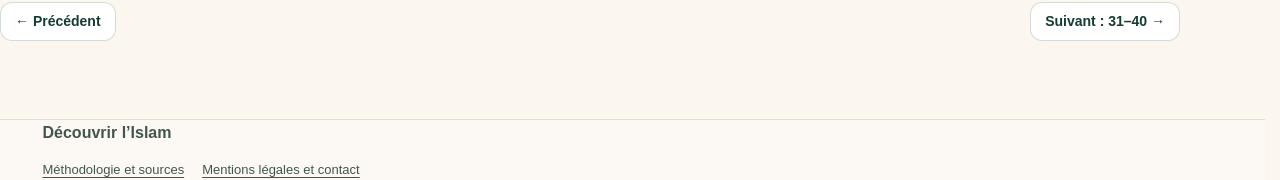
<file: hadiths-21-30.html>
<!doctype html><html lang="fr"><head><meta charset="utf-8"><meta name="viewport" content="width=device-width,initial-scale=1"><meta name="theme-color" content="#123d34"><title>Hadiths 21 à 30 — Découvrir l’Islam</title>
<!-- SEO:site -->
<meta name="description" content="Troisième série de hadiths expliqués simplement avec sources classiques et authenticité indiquée.">
<link rel="canonical" href="https://luluao9295-sys.github.io/D-couvrir-l-Islam-/hadiths-21-30.html">
<link rel="icon" href="favicon.ico" sizes="any">
<link rel="icon" href="favicon.svg" type="image/svg+xml">
<link rel="manifest" href="site.webmanifest">
<meta property="og:type" content="website">
<meta property="og:locale" content="fr_FR">
<meta property="og:site_name" content="Découvrir l’Islam">
<meta property="og:title" content="Hadiths 21 à 30 — Découvrir l’Islam">
<meta property="og:description" content="Troisième série de hadiths expliqués simplement avec sources classiques et authenticité indiquée.">
<meta property="og:url" content="https://luluao9295-sys.github.io/D-couvrir-l-Islam-/hadiths-21-30.html">
<meta property="og:image" content="https://luluao9295-sys.github.io/D-couvrir-l-Islam-/og-share.svg"><meta property="og:image:width" content="1200"><meta property="og:image:height" content="630">
<meta name="twitter:card" content="summary_large_image">
<meta name="twitter:title" content="Hadiths 21 à 30 — Découvrir l’Islam">
<meta name="twitter:description" content="Troisième série de hadiths expliqués simplement avec sources classiques et authenticité indiquée.">
<meta name="twitter:image" content="https://luluao9295-sys.github.io/D-couvrir-l-Islam-/og-share.svg">
<link rel="stylesheet" href="theme.css?v=14"><style>:root{--c:#fbf7ef;--g:#123d34;--g2:#1c5c4f;--gold:#b99352;--line:#e5dccb}*{box-sizing:border-box}body{margin:0;font-family:Inter,-apple-system,BlinkMacSystemFont,"Segoe UI",sans-serif;background:var(--c);color:#18342e;line-height:1.6}.container{width:min(1120px,calc(100% - 28px));margin:auto}header{position:sticky;top:0;background:rgba(251,247,239,.96);border-bottom:1px solid var(--line);z-index:10}.nav{min-height:72px;display:flex;align-items:center;justify-content:space-between;gap:14px}.brand{color:var(--g);font-weight:800;text-decoration:none;font-family:Georgia,serif;font-size:22px;white-space:nowrap}.links{display:flex;gap:8px;align-items:center;overflow-x:auto;padding:8px 0;scrollbar-width:none}.links::-webkit-scrollbar{display:none}.links a{color:var(--g);font-weight:800;text-decoration:none;background:white;border:1px solid var(--line);padding:8px 11px;border-radius:12px;white-space:nowrap;font-size:13px}.links a.active{background:var(--g);color:white;border-color:var(--g)}.hero{padding:64px 0 48px;background:linear-gradient(135deg,#f6ead7,#dce9e2)}h1,h2,h3{font-family:Georgia,serif;color:var(--g)}h1{font-size:clamp(42px,7vw,72px);line-height:1;margin:10px 0}.eyebrow{font-size:12px;font-weight:900;text-transform:uppercase;letter-spacing:.06em}.section{padding:50px 0}.grid{display:grid;grid-template-columns:repeat(2,1fr);gap:18px}.card{background:#fff;border:1px solid rgba(18,61,52,.09);border-radius:24px;padding:24px;box-shadow:0 16px 42px rgba(18,61,52,.08)}.num{display:grid;place-items:center;width:38px;height:38px;border-radius:50%;background:#f2eadb;font-weight:900}.card h3{font-size:24px;margin:12px 0 6px}.ar{font-family:"Geeza Pro",serif;font-size:25px;text-align:right;color:var(--g);padding:8px 0}.take{background:#f7f0e4;padding:12px 14px;border-radius:14px;margin-top:12px}.meta{font-size:13px;color:#667873;border-top:1px solid var(--line);padding-top:13px;margin-top:15px}.source{color:var(--g2);font-weight:800;text-decoration:none;display:inline-block;margin-top:8px}.note{background:#fff9ee;border-left:4px solid var(--gold);padding:15px;border-radius:12px;margin-top:20px}.batch-links{display:flex;gap:10px;flex-wrap:wrap;margin-top:18px}.batch-links a{display:inline-flex;text-decoration:none;color:var(--g);font-weight:800;background:#fff;border:1px solid var(--line);border-radius:12px;padding:10px 13px}@media(max-width:820px){.nav{align-items:flex-start;flex-direction:column;gap:4px;padding:10px 0}.links{width:100%}}@media(max-width:760px){.grid{grid-template-columns:1fr}.card{padding:20px}}</style><link rel="stylesheet" href="premium-generated.css?v=6"><link rel="stylesheet" href="visuals.css?v=14">
<link rel="stylesheet" href="polish.css?v=18">
<link rel="stylesheet" href="uniform-ui.css?v=6">
<script type="application/ld+json">{"@context":"https://schema.org","@graph":[{"@type":"WebSite","@id":"https://luluao9295-sys.github.io/D-couvrir-l-Islam-/#website","name":"Découvrir l’Islam","url":"https://luluao9295-sys.github.io/D-couvrir-l-Islam-/","inLanguage":"fr"},{"@type":"WebPage","@id":"https://luluao9295-sys.github.io/D-couvrir-l-Islam-/hadiths-21-30.html#webpage","name":"Hadiths 21 à 30","description":"Troisième série de hadiths expliqués simplement avec sources classiques et authenticité indiquée.","url":"https://luluao9295-sys.github.io/D-couvrir-l-Islam-/hadiths-21-30.html","inLanguage":"fr","isPartOf":{"@id":"https://luluao9295-sys.github.io/D-couvrir-l-Islam-/#website"}},{"@type":"BreadcrumbList","itemListElement":[{"@type":"ListItem","position":1,"name":"Accueil","item":"https://luluao9295-sys.github.io/D-couvrir-l-Islam-/"},{"@type":"ListItem","position":2,"name":"Hadiths 21 à 30","item":"https://luluao9295-sys.github.io/D-couvrir-l-Islam-/hadiths-21-30.html"}]}]}</script>
<meta name="referrer" content="strict-origin-when-cross-origin"><link rel="preload" as="image" href="assets/banner-hadiths.webp" fetchpriority="high"></head><body data-page="hadiths"><a class="skip-link" href="#contenu">Aller au contenu</a><header><div class="container nav"><a class="brand" href="index.html">Découvrir l’Islam</a><button class="mobile-menu-btn" type="button" aria-label="Ouvrir le menu" aria-expanded="false" aria-controls="mobileNav"><span class="burger-lines" aria-hidden="true"></span></button><nav id="mobileNav" class="links mobile-collapsible" aria-label="Navigation principale"><a href="index.html">Accueil</a><a href="prophetes.html">Prophètes</a><a href="piliers.html">5 piliers</a><a href="noms.html">99 noms</a><a class="active" href="hadiths.html" aria-current="page">Hadiths</a><a href="invocations.html">Invocations</a><a href="priere.html">Prière</a></nav></div></header><section class="hero"><div class="container"><span class="eyebrow">Lot 3 • sources classiques</span><h1>Hadiths 21 à 30</h1><p>Des enseignements expliqués simplement. Les formulations françaises ci-dessous donnent le sens pédagogique ; le lien permet de consulter le texte source.</p><div class="note"><strong>Important :</strong> le degré indiqué suit la source de la collection d’an-Nawawi ; les hadiths ne sont pas tous du même degré.</div><div class="batch-links"><a href="hadiths.html"> 1–10</a><a href="hadiths-11-20.html"> 11–20</a><a href="hadiths-21-30.html" class="active" aria-current="page"> 21–30</a><a href="hadiths-31-40.html"> 31–40</a></div></div></section><main id="contenu" class="section"><div class="container"><div class="grid">
<article class="card"><span class="num">21</span><h3>Croire puis rester droit</h3><div class="ar" lang="ar" dir="rtl" >قُلْ آمَنْتُ بِاللَّهِ ثُمَّ اسْتَقِمْ</div><p>Le sens : affirme ta foi en Allah puis reste constant et droit dans ta pratique.</p><div class="take"><strong>À retenir :</strong> la foi se construit aussi par la constance.</div><div class="meta"><strong>Source :</strong> Sahih Muslim 38. <strong>Authenticité :</strong> sahih.</div><a class="source" href="https://sunnah.com/nawawi40/21">Source complète →</a></article>
<article class="card"><span class="num">22</span><h3>Accomplir les obligations</h3><div class="ar" lang="ar" dir="rtl" >أَأَدْخُلُ الْجَنَّةَ؟ قَالَ نَعَمْ</div><p>Le sens : accomplir les prières obligatoires, jeûner Ramadan et respecter le licite et l’interdit constitue une base essentielle.</p><div class="take"><strong>À retenir :</strong> commence par bien préserver les obligations.</div><div class="meta"><strong>Source :</strong> Sahih Muslim 15. <strong>Authenticité :</strong> sahih.</div><a class="source" href="https://sunnah.com/nawawi40/22">Source complète →</a></article>
<article class="card"><span class="num">23</span><h3>La purification et les bonnes œuvres</h3><div class="ar" lang="ar" dir="rtl" >الطُّهُورُ شَطْرُ الْإِيمَانِ</div><p>Le sens : purification, rappel d’Allah, prière, aumône, patience et Coran façonnent la vie du croyant.</p><div class="take"><strong>À retenir :</strong> chaque journée est une occasion de rapprocher son cœur d’Allah.</div><div class="meta"><strong>Source :</strong> Sahih Muslim 223. <strong>Authenticité :</strong> sahih.</div><a class="source" href="https://sunnah.com/nawawi40/23">Source complète →</a></article>
<article class="card"><span class="num">24</span><h3>Ne pas commettre d’injustice</h3><div class="ar" lang="ar" dir="rtl" >فَلَا تَظَالَمُوا</div><p>Le sens : Allah interdit l’injustice entre les serviteurs et nous appelle à rechercher auprès de Lui guidance et pardon.</p><div class="take"><strong>À retenir :</strong> ne fais pas subir aux autres une injustice.</div><div class="meta"><strong>Source :</strong> Sahih Muslim 2577, hadith qudsi rapporté par Abu Dharr. <strong>Authenticité :</strong> sahih.</div><a class="source" href="https://sunnah.com/nawawi40/24">Source complète →</a></article>
<article class="card"><span class="num">25</span><h3>Les bonnes actions sont nombreuses</h3><div class="ar" lang="ar" dir="rtl" >كُلُّ تَسْبِيحَةٍ صَدَقَةٌ</div><p>Le sens : la charité ne se limite pas à l’argent ; le rappel d’Allah et différentes bonnes actions peuvent aussi être récompensés.</p><div class="take"><strong>À retenir :</strong> même sans richesse, tu peux multiplier les bonnes œuvres.</div><div class="meta"><strong>Source :</strong> Sahih Muslim 1006. <strong>Authenticité :</strong> sahih.</div><a class="source" href="https://sunnah.com/nawawi40/25">Source complète →</a></article>
<article class="card"><span class="num">26</span><h3>Chaque jour offre des occasions de bien</h3><div class="ar" lang="ar" dir="rtl" >كُلُّ سُلَامَى مِنَ النَّاسِ عَلَيْهِ صَدَقَةٌ</div><p>Le sens : rendre justice, aider quelqu’un, dire une bonne parole ou enlever un obstacle sont des formes de charité.</p><div class="take"><strong>À retenir :</strong> une petite aide concrète peut être une sadaqa.</div><div class="meta"><strong>Sources :</strong> Sahih al-Bukhari 2989 ; Sahih Muslim 1009. <strong>Authenticité :</strong> sahih.</div><a class="source" href="https://sunnah.com/nawawi40/26">Source complète →</a></article>
<article class="card"><span class="num">27</span><h3>Reconnaître la bonté et le péché</h3><div class="ar" lang="ar" dir="rtl" >الْبِرُّ حُسْنُ الْخُلُقِ</div><p>Le sens : la bonté est liée au bon comportement ; le péché trouble la conscience et l’on n’aime pas qu’il soit exposé.</p><div class="take"><strong>À retenir :</strong> développe un bon caractère et une conscience éclairée par la révélation.</div><div class="meta"><strong>Sources :</strong> Sahih Muslim 2553 pour « la bonté est le bon comportement » ; la narration de Wâbisa est rapportée notamment par Ahmad et ad-Dârimi. <strong>Authenticité :</strong> sahih pour la première partie, hasan pour la seconde selon la présentation d’an-Nawawi.</div><a class="source" href="https://sunnah.com/nawawi40/27">Source complète →</a></article>
<article class="card"><span class="num">28</span><h3>S’attacher à la Sunna</h3><div class="ar" lang="ar" dir="rtl" >عَلَيْكُمْ بِسُنَّتِي</div><p>Le sens : face aux divergences, le croyant est appelé à s’attacher fermement à la voie prophétique authentique.</p><div class="take"><strong>À retenir :</strong> apprends avant de suivre une pratique religieuse.</div><div class="meta"><strong>Sources :</strong> Sunan Abi Dawud 4607 ; Jami‘ at-Tirmidhi 2676. <strong>Authenticité :</strong> hasan sahih selon at-Tirmidhi.</div><a class="source" href="https://sunnah.com/nawawi40/28">Source complète →</a></article>
<article class="card"><span class="num">29</span><h3>Les portes du bien</h3><div class="ar" lang="ar" dir="rtl" >أَلَا أَدُلُّكَ عَلَى أَبْوَابِ الْخَيْرِ</div><p>Le sens : ce long enseignement rassemble plusieurs voies du bien, notamment jeûne, aumône, prière et maîtrise de la langue.</p><div class="take"><strong>À retenir :</strong> surveiller sa langue fait partie des grandes protections du croyant.</div><div class="meta"><strong>Source :</strong> Jami‘ at-Tirmidhi 2616. <strong>Authenticité :</strong> hasan sahih selon at-Tirmidhi.</div><a class="source" href="https://sunnah.com/nawawi40/29">Source complète →</a></article>
<article class="card"><span class="num">30</span><h3>Respecter les limites fixées</h3><div class="ar" lang="ar" dir="rtl" >إِنَّ اللَّهَ فَرَضَ فَرَائِضَ فَلَا تُضَيِّعُوهَا</div><p>Le sens : les obligations, interdictions et limites de la religion ne doivent pas être négligées.</p><div class="take"><strong>À retenir :</strong> ne complique pas la religion et ne néglige pas ce qui est clairement établi.</div><div class="meta"><strong>Source :</strong> ad-Dâraqutnî, Sunan 4/184, et autres voies. <strong>Authenticité :</strong> classé hasan dans la présentation d’an-Nawawi.</div><a class="source" href="https://sunnah.com/nawawi40/30">Source complète →</a></article>
</div><div class="note"><strong>Repère :</strong> utilisez la pagination pour parcourir les 40 hadiths.</div></div><nav class="container page-pagination" aria-label="Pagination des hadiths"><a href="hadiths-11-20.html">← Précédent</a><a href="hadiths-31-40.html">Suivant : 31–40 →</a></nav></main><script id="mobileMenuScript">
(() => {
  const btn = document.querySelector('.mobile-menu-btn');
  const nav = document.querySelector('.mobile-collapsible');
  if (!btn || !nav) return;
  const close = () => { nav.classList.remove('open'); btn.setAttribute('aria-expanded','false'); btn.textContent=''; };
  btn.addEventListener('click', () => {
    const open = nav.classList.toggle('open');
    btn.setAttribute('aria-expanded', String(open));
    btn.textContent = open ? '' : '';
  });
  nav.querySelectorAll('a').forEach(a => a.addEventListener('click', close));
  document.addEventListener('keydown', e => { if (e.key === 'Escape') close(); });
  document.addEventListener('click', e => {
    if (!nav.contains(e.target) && !btn.contains(e.target)) close();
  });
})();
</script>
<footer class="footer"><div class="container"><strong>Découvrir l’Islam</strong><nav class="site-utility-links" aria-label="Informations du site"><a href="methodologie.html">Méthodologie et sources</a><a href="mentions-legales.html">Mentions légales et contact</a></nav></div></footer>
<script id="hadithToolsScript">
(() => {
  document.querySelectorAll('main .card').forEach(card=>{
    const arabic=card.querySelector('[dir="rtl"]');
    if(!arabic||card.querySelector('.copy-btn')) return;
    const button=document.createElement('button');
    button.type='button'; button.className='copy-btn'; button.textContent='Copier le texte arabe';
    button.addEventListener('click',async()=>{try{await navigator.clipboard.writeText(arabic.textContent.trim());button.textContent='Copié';setTimeout(()=>button.textContent='Copier le texte arabe',1600)}catch{button.textContent='Copie indisponible'}});
    card.append(button);
  });
})();
</script>
</body></html>
</file>
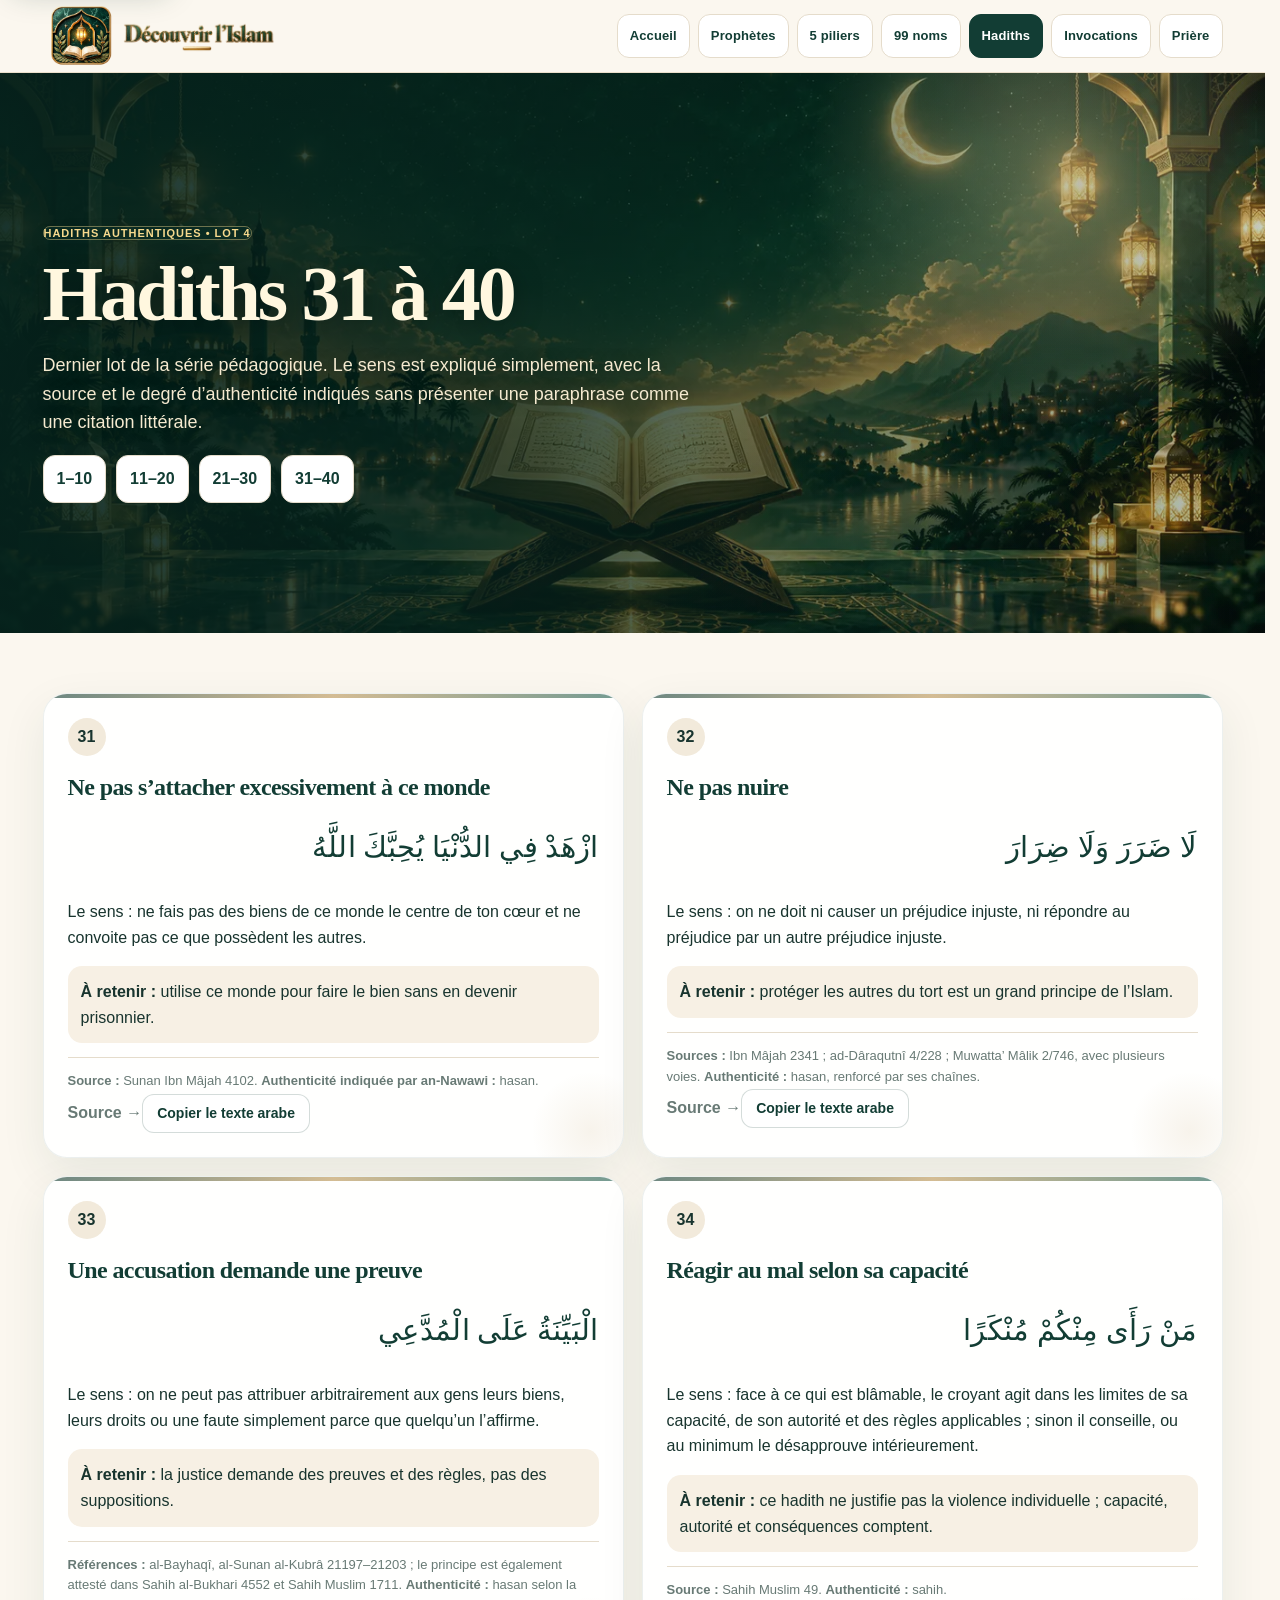
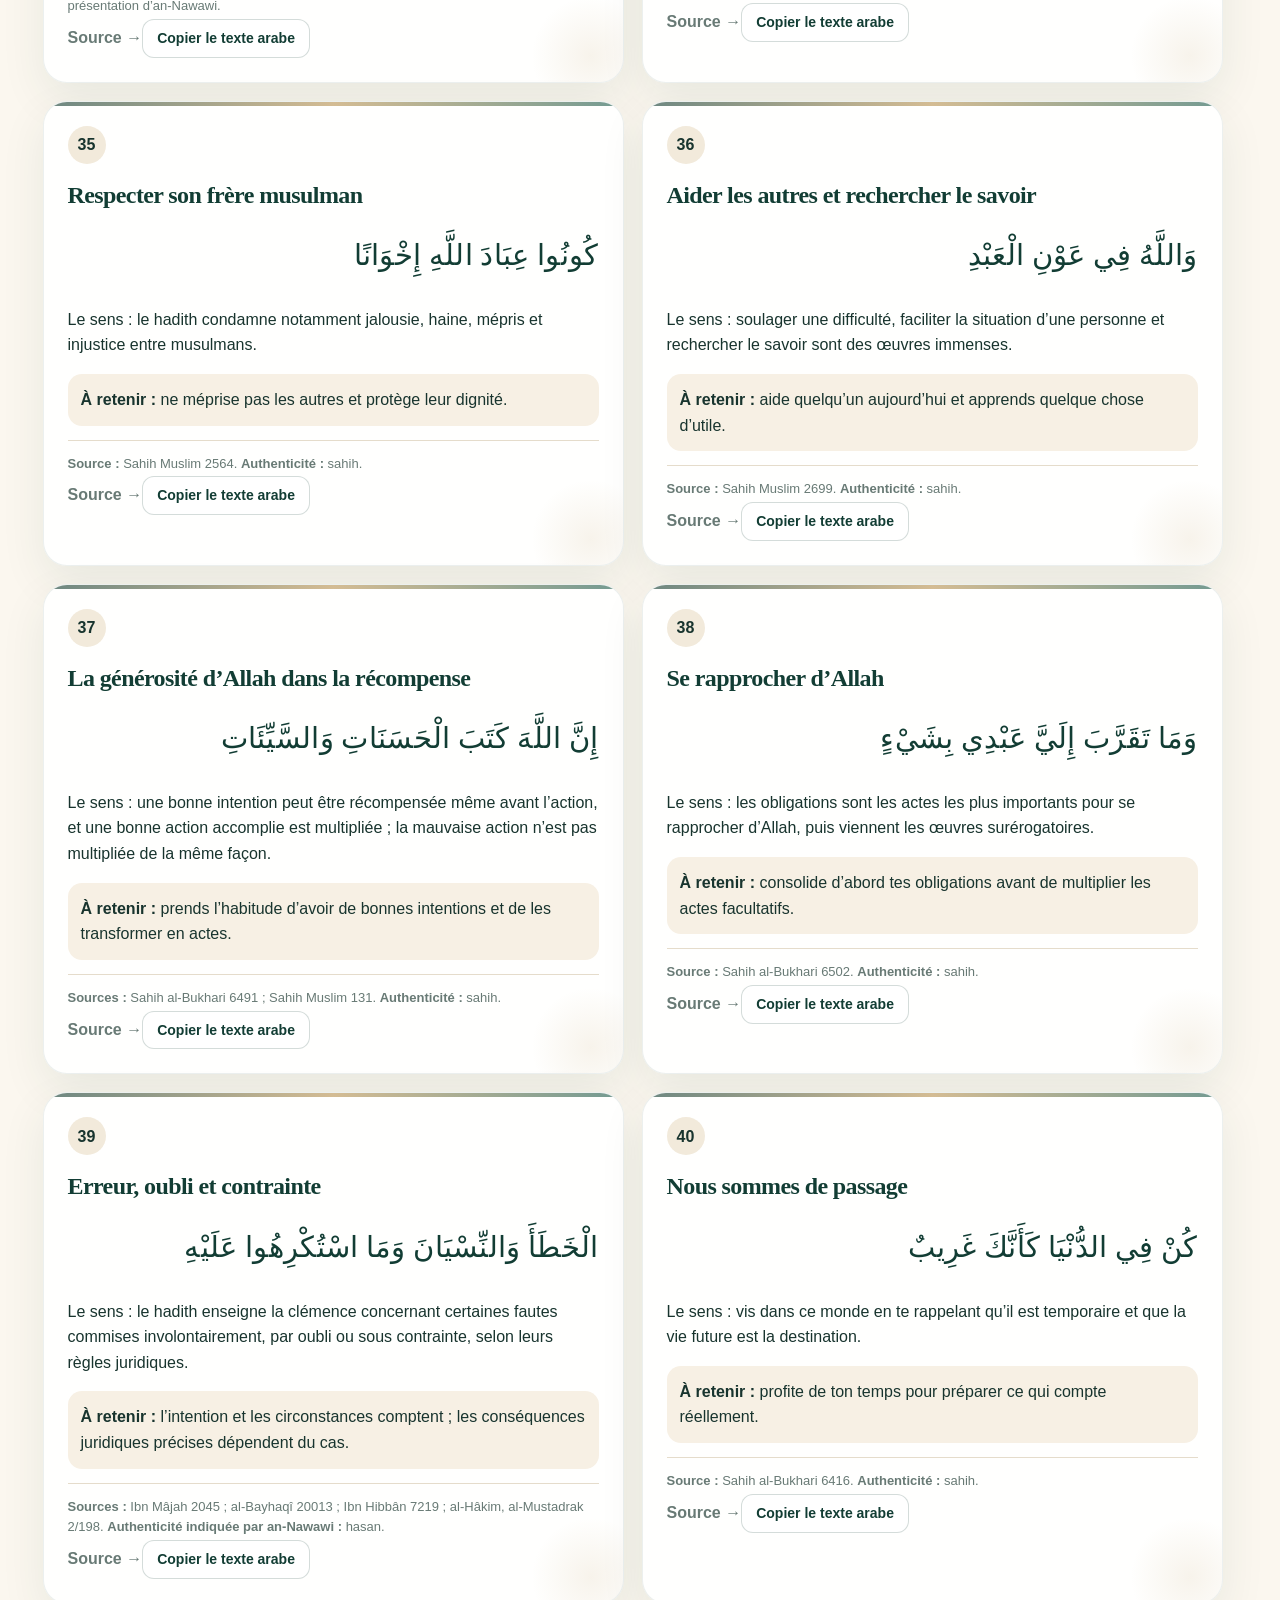
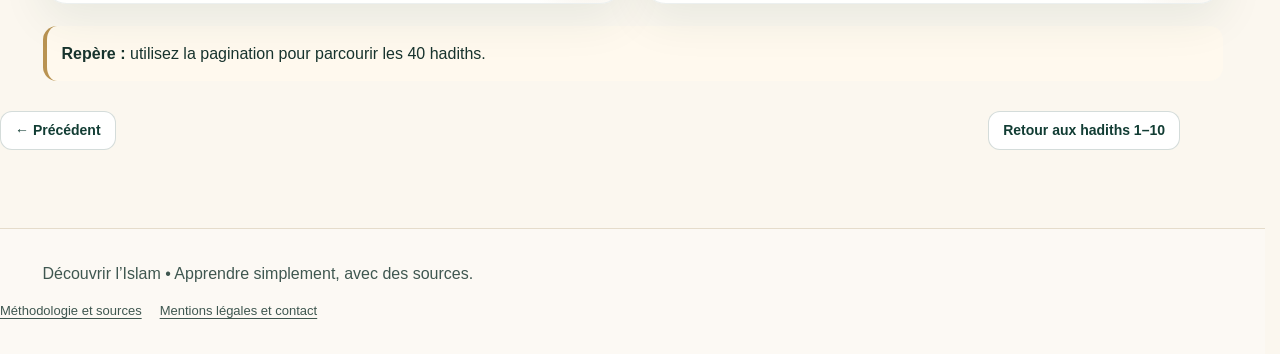
<file: hadiths-31-40.html>
<!doctype html><html lang="fr"><head><meta charset="utf-8"><meta name="viewport" content="width=device-width,initial-scale=1"><meta name="theme-color" content="#123d34"><title>Hadiths 31 à 40 — Découvrir l’Islam</title>
<!-- SEO:site -->
<meta name="description" content="Dernière série du parcours de 40 hadiths, avec sens pédagogique, source et degré d’authenticité.">
<link rel="canonical" href="https://luluao9295-sys.github.io/D-couvrir-l-Islam-/hadiths-31-40.html">
<link rel="icon" href="favicon.ico" sizes="any">
<link rel="icon" href="favicon.svg" type="image/svg+xml">
<link rel="manifest" href="site.webmanifest">
<meta property="og:type" content="website">
<meta property="og:locale" content="fr_FR">
<meta property="og:site_name" content="Découvrir l’Islam">
<meta property="og:title" content="Hadiths 31 à 40 — Découvrir l’Islam">
<meta property="og:description" content="Dernière série du parcours de 40 hadiths, avec sens pédagogique, source et degré d’authenticité.">
<meta property="og:url" content="https://luluao9295-sys.github.io/D-couvrir-l-Islam-/hadiths-31-40.html">
<meta property="og:image" content="https://luluao9295-sys.github.io/D-couvrir-l-Islam-/og-share.svg"><meta property="og:image:width" content="1200"><meta property="og:image:height" content="630">
<meta name="twitter:card" content="summary_large_image">
<meta name="twitter:title" content="Hadiths 31 à 40 — Découvrir l’Islam">
<meta name="twitter:description" content="Dernière série du parcours de 40 hadiths, avec sens pédagogique, source et degré d’authenticité.">
<meta name="twitter:image" content="https://luluao9295-sys.github.io/D-couvrir-l-Islam-/og-share.svg">
<link rel="stylesheet" href="theme.css?v=14"><style>:root{--cream:#fbf7ef;--cream2:#f2eadb;--green:#123d34;--gold:#b99352;--ink:#18342e;--line:#e5dccb;--shadow:0 18px 50px rgba(18,61,52,.10)}*{box-sizing:border-box}body{margin:0;font-family:Inter,-apple-system,BlinkMacSystemFont,"Segoe UI",sans-serif;background:var(--cream);color:var(--ink);line-height:1.6}.container{width:min(1120px,calc(100% - 28px));margin:auto}header{position:sticky;top:0;z-index:20;background:rgba(251,247,239,.95);border-bottom:1px solid var(--line)}.nav{min-height:72px;display:flex;align-items:center;justify-content:space-between;gap:14px}.brand{color:var(--green);font-weight:800;text-decoration:none;font-family:Georgia,serif;font-size:22px;white-space:nowrap}.links{display:flex;gap:8px;align-items:center;overflow-x:auto;padding:8px 0;scrollbar-width:none}.links::-webkit-scrollbar{display:none}.links a{color:var(--green);font-weight:800;text-decoration:none;background:white;border:1px solid var(--line);padding:8px 11px;border-radius:12px;white-space:nowrap;font-size:13px}.links a.active{background:var(--green);color:white;border-color:var(--green)}.hero{padding:64px 0 48px;background:linear-gradient(135deg,#f6ead7,#dce9e2)}h1,h2,h3{font-family:Georgia,serif;color:var(--green)}h1{font-size:clamp(42px,7vw,72px);line-height:1;margin:10px 0}.hero p{max-width:760px;font-size:18px}.eyebrow{font-size:12px;font-weight:900;text-transform:uppercase;letter-spacing:.06em}.section{padding:52px 0}.grid{display:grid;grid-template-columns:repeat(2,minmax(0,1fr));gap:18px}.card{background:#fff;border:1px solid rgba(18,61,52,.09);border-radius:24px;padding:24px;box-shadow:var(--shadow)}.num{display:inline-grid;place-items:center;width:38px;height:38px;border-radius:50%;background:var(--cream2);font-weight:900}.card h3{font-size:24px;margin:12px 0 6px}.arabic{font-family:"Geeza Pro",serif;font-size:25px;text-align:right;color:var(--green);padding:8px 0}.take{margin-top:13px;padding:13px;border-radius:14px;background:#f7f0e4}.meta{margin-top:14px;padding-top:13px;border-top:1px solid var(--line);font-size:13px;color:#687a75}.source{display:inline-block;margin-top:8px;color:#1c5c4f;font-weight:800;text-decoration:none}.note{margin-top:22px;background:#fff9ee;border-left:4px solid var(--gold);padding:15px;border-radius:12px}.batch-links{display:flex;gap:10px;flex-wrap:wrap;margin-top:18px}.batch-links a{display:inline-flex;text-decoration:none;color:var(--green);font-weight:800;background:#fff;border:1px solid var(--line);border-radius:12px;padding:10px 13px}footer{padding:32px 0;border-top:1px solid var(--line);color:#687a75}@media(max-width:820px){.nav{align-items:flex-start;flex-direction:column;gap:4px;padding:10px 0}.links{width:100%}}@media(max-width:760px){.grid{grid-template-columns:1fr}.card{padding:20px}}</style><link rel="stylesheet" href="premium-generated.css?v=6"><link rel="stylesheet" href="visuals.css?v=14">
<link rel="stylesheet" href="polish.css?v=18">
<link rel="stylesheet" href="uniform-ui.css?v=6">
<script type="application/ld+json">{"@context":"https://schema.org","@graph":[{"@type":"WebSite","@id":"https://luluao9295-sys.github.io/D-couvrir-l-Islam-/#website","name":"Découvrir l’Islam","url":"https://luluao9295-sys.github.io/D-couvrir-l-Islam-/","inLanguage":"fr"},{"@type":"WebPage","@id":"https://luluao9295-sys.github.io/D-couvrir-l-Islam-/hadiths-31-40.html#webpage","name":"Hadiths 31 à 40","description":"Dernière série du parcours de 40 hadiths, avec sens pédagogique, source et degré d’authenticité.","url":"https://luluao9295-sys.github.io/D-couvrir-l-Islam-/hadiths-31-40.html","inLanguage":"fr","isPartOf":{"@id":"https://luluao9295-sys.github.io/D-couvrir-l-Islam-/#website"}},{"@type":"BreadcrumbList","itemListElement":[{"@type":"ListItem","position":1,"name":"Accueil","item":"https://luluao9295-sys.github.io/D-couvrir-l-Islam-/"},{"@type":"ListItem","position":2,"name":"Hadiths 31 à 40","item":"https://luluao9295-sys.github.io/D-couvrir-l-Islam-/hadiths-31-40.html"}]}]}</script>
<meta name="referrer" content="strict-origin-when-cross-origin"><link rel="preload" as="image" href="assets/banner-hadiths.webp" fetchpriority="high"></head><body data-page="hadiths"><a class="skip-link" href="#contenu">Aller au contenu</a><header><div class="container nav"><a class="brand" href="index.html">Découvrir l’Islam</a><button class="mobile-menu-btn" type="button" aria-label="Ouvrir le menu" aria-expanded="false" aria-controls="mobileNav"><span class="burger-lines" aria-hidden="true"></span></button><nav id="mobileNav" class="links mobile-collapsible" aria-label="Navigation principale"><a href="index.html">Accueil</a><a href="prophetes.html">Prophètes</a><a href="piliers.html">5 piliers</a><a href="noms.html">99 noms</a><a class="active" href="hadiths.html" aria-current="page">Hadiths</a><a href="invocations.html">Invocations</a><a href="priere.html">Prière</a></nav></div></header><section class="hero"><div class="container"><span class="eyebrow">Hadiths authentiques • Lot 4</span><h1>Hadiths 31 à 40</h1><p>Dernier lot de la série pédagogique. Le sens est expliqué simplement, avec la source et le degré d’authenticité indiqués sans présenter une paraphrase comme une citation littérale.</p><div class="batch-links"><a href="hadiths.html"> 1–10</a><a href="hadiths-11-20.html"> 11–20</a><a href="hadiths-21-30.html"> 21–30</a><a href="hadiths-31-40.html" class="active" aria-current="page"> 31–40</a></div></div></section><main id="contenu" class="section"><div class="container"><div class="grid">
<article class="card"><span class="num">31</span><h3>Ne pas s’attacher excessivement à ce monde</h3><div class="arabic" lang="ar" dir="rtl" >ازْهَدْ فِي الدُّنْيَا يُحِبَّكَ اللَّهُ</div><p>Le sens : ne fais pas des biens de ce monde le centre de ton cœur et ne convoite pas ce que possèdent les autres.</p><div class="take"><strong>À retenir :</strong> utilise ce monde pour faire le bien sans en devenir prisonnier.</div><div class="meta"><strong>Source :</strong> Sunan Ibn Mâjah 4102. <strong>Authenticité indiquée par an-Nawawi :</strong> hasan.</div><a class="source" href="https://sunnah.com/nawawi40/31">Source →</a></article>
<article class="card"><span class="num">32</span><h3>Ne pas nuire</h3><div class="arabic" lang="ar" dir="rtl" >لَا ضَرَرَ وَلَا ضِرَارَ</div><p>Le sens : on ne doit ni causer un préjudice injuste, ni répondre au préjudice par un autre préjudice injuste.</p><div class="take"><strong>À retenir :</strong> protéger les autres du tort est un grand principe de l’Islam.</div><div class="meta"><strong>Sources :</strong> Ibn Mâjah 2341 ; ad-Dâraqutnî 4/228 ; Muwatta’ Mâlik 2/746, avec plusieurs voies. <strong>Authenticité :</strong> hasan, renforcé par ses chaînes.</div><a class="source" href="https://sunnah.com/nawawi40/32">Source →</a></article>
<article class="card"><span class="num">33</span><h3>Une accusation demande une preuve</h3><div class="arabic" lang="ar" dir="rtl" >الْبَيِّنَةُ عَلَى الْمُدَّعِي</div><p>Le sens : on ne peut pas attribuer arbitrairement aux gens leurs biens, leurs droits ou une faute simplement parce que quelqu’un l’affirme.</p><div class="take"><strong>À retenir :</strong> la justice demande des preuves et des règles, pas des suppositions.</div><div class="meta"><strong>Références :</strong> al-Bayhaqî, al-Sunan al-Kubrâ 21197–21203 ; le principe est également attesté dans Sahih al-Bukhari 4552 et Sahih Muslim 1711. <strong>Authenticité :</strong> hasan selon la présentation d’an-Nawawi.</div><a class="source" href="https://sunnah.com/nawawi40/33">Source →</a></article>
<article class="card"><span class="num">34</span><h3>Réagir au mal selon sa capacité</h3><div class="arabic" lang="ar" dir="rtl" >مَنْ رَأَى مِنْكُمْ مُنْكَرًا</div><p>Le sens : face à ce qui est blâmable, le croyant agit dans les limites de sa capacité, de son autorité et des règles applicables ; sinon il conseille, ou au minimum le désapprouve intérieurement.</p><div class="take"><strong>À retenir :</strong> ce hadith ne justifie pas la violence individuelle ; capacité, autorité et conséquences comptent.</div><div class="meta"><strong>Source :</strong> Sahih Muslim 49. <strong>Authenticité :</strong> sahih.</div><a class="source" href="https://sunnah.com/nawawi40/34">Source →</a></article>
<article class="card"><span class="num">35</span><h3>Respecter son frère musulman</h3><div class="arabic" lang="ar" dir="rtl" >كُونُوا عِبَادَ اللَّهِ إِخْوَانًا</div><p>Le sens : le hadith condamne notamment jalousie, haine, mépris et injustice entre musulmans.</p><div class="take"><strong>À retenir :</strong> ne méprise pas les autres et protège leur dignité.</div><div class="meta"><strong>Source :</strong> Sahih Muslim 2564. <strong>Authenticité :</strong> sahih.</div><a class="source" href="https://sunnah.com/nawawi40/35">Source →</a></article>
<article class="card"><span class="num">36</span><h3>Aider les autres et rechercher le savoir</h3><div class="arabic" lang="ar" dir="rtl" >وَاللَّهُ فِي عَوْنِ الْعَبْدِ</div><p>Le sens : soulager une difficulté, faciliter la situation d’une personne et rechercher le savoir sont des œuvres immenses.</p><div class="take"><strong>À retenir :</strong> aide quelqu’un aujourd’hui et apprends quelque chose d’utile.</div><div class="meta"><strong>Source :</strong> Sahih Muslim 2699. <strong>Authenticité :</strong> sahih.</div><a class="source" href="https://sunnah.com/nawawi40/36">Source →</a></article>
<article class="card"><span class="num">37</span><h3>La générosité d’Allah dans la récompense</h3><div class="arabic" lang="ar" dir="rtl" >إِنَّ اللَّهَ كَتَبَ الْحَسَنَاتِ وَالسَّيِّئَاتِ</div><p>Le sens : une bonne intention peut être récompensée même avant l’action, et une bonne action accomplie est multipliée ; la mauvaise action n’est pas multipliée de la même façon.</p><div class="take"><strong>À retenir :</strong> prends l’habitude d’avoir de bonnes intentions et de les transformer en actes.</div><div class="meta"><strong>Sources :</strong> Sahih al-Bukhari 6491 ; Sahih Muslim 131. <strong>Authenticité :</strong> sahih.</div><a class="source" href="https://sunnah.com/nawawi40/37">Source →</a></article>
<article class="card"><span class="num">38</span><h3>Se rapprocher d’Allah</h3><div class="arabic" lang="ar" dir="rtl" >وَمَا تَقَرَّبَ إِلَيَّ عَبْدِي بِشَيْءٍ</div><p>Le sens : les obligations sont les actes les plus importants pour se rapprocher d’Allah, puis viennent les œuvres surérogatoires.</p><div class="take"><strong>À retenir :</strong> consolide d’abord tes obligations avant de multiplier les actes facultatifs.</div><div class="meta"><strong>Source :</strong> Sahih al-Bukhari 6502. <strong>Authenticité :</strong> sahih.</div><a class="source" href="https://sunnah.com/nawawi40/38">Source →</a></article>
<article class="card"><span class="num">39</span><h3>Erreur, oubli et contrainte</h3><div class="arabic" lang="ar" dir="rtl" >الْخَطَأَ وَالنِّسْيَانَ وَمَا اسْتُكْرِهُوا عَلَيْهِ</div><p>Le sens : le hadith enseigne la clémence concernant certaines fautes commises involontairement, par oubli ou sous contrainte, selon leurs règles juridiques.</p><div class="take"><strong>À retenir :</strong> l’intention et les circonstances comptent ; les conséquences juridiques précises dépendent du cas.</div><div class="meta"><strong>Sources :</strong> Ibn Mâjah 2045 ; al-Bayhaqî 20013 ; Ibn Hibbân 7219 ; al-Hâkim, al-Mustadrak 2/198. <strong>Authenticité indiquée par an-Nawawi :</strong> hasan.</div><a class="source" href="https://sunnah.com/nawawi40/39">Source →</a></article>
<article class="card"><span class="num">40</span><h3>Nous sommes de passage</h3><div class="arabic" lang="ar" dir="rtl" >كُنْ فِي الدُّنْيَا كَأَنَّكَ غَرِيبٌ</div><p>Le sens : vis dans ce monde en te rappelant qu’il est temporaire et que la vie future est la destination.</p><div class="take"><strong>À retenir :</strong> profite de ton temps pour préparer ce qui compte réellement.</div><div class="meta"><strong>Source :</strong> Sahih al-Bukhari 6416. <strong>Authenticité :</strong> sahih.</div><a class="source" href="https://sunnah.com/nawawi40/40">Source →</a></article>
</div><div class="note"><strong>Repère :</strong> utilisez la pagination pour parcourir les 40 hadiths.</div></div><nav class="container page-pagination" aria-label="Pagination des hadiths"><a href="hadiths-21-30.html">← Précédent</a><a href="hadiths.html">Retour aux hadiths 1–10</a></nav></main><footer><div class="container">Découvrir l’Islam • Apprendre simplement, avec des sources.</div><nav class="site-utility-links" aria-label="Informations du site"><a href="methodologie.html">Méthodologie et sources</a><a href="mentions-legales.html">Mentions légales et contact</a></nav></footer><script id="mobileMenuScript">
(() => {
  const btn = document.querySelector('.mobile-menu-btn');
  const nav = document.querySelector('.mobile-collapsible');
  if (!btn || !nav) return;
  const close = () => { nav.classList.remove('open'); btn.setAttribute('aria-expanded','false'); btn.textContent=''; };
  btn.addEventListener('click', () => {
    const open = nav.classList.toggle('open');
    btn.setAttribute('aria-expanded', String(open));
    btn.textContent = open ? '' : '';
  });
  nav.querySelectorAll('a').forEach(a => a.addEventListener('click', close));
  document.addEventListener('keydown', e => { if (e.key === 'Escape') close(); });
  document.addEventListener('click', e => {
    if (!nav.contains(e.target) && !btn.contains(e.target)) close();
  });
})();
</script>
<script id="hadithToolsScript">
(() => {
  document.querySelectorAll('main .card').forEach(card=>{
    const arabic=card.querySelector('[dir="rtl"]');
    if(!arabic||card.querySelector('.copy-btn')) return;
    const button=document.createElement('button');
    button.type='button'; button.className='copy-btn'; button.textContent='Copier le texte arabe';
    button.addEventListener('click',async()=>{try{await navigator.clipboard.writeText(arabic.textContent.trim());button.textContent='Copié';setTimeout(()=>button.textContent='Copier le texte arabe',1600)}catch{button.textContent='Copie indisponible'}});
    card.append(button);
  });
})();
</script>
</body></html>
</file>
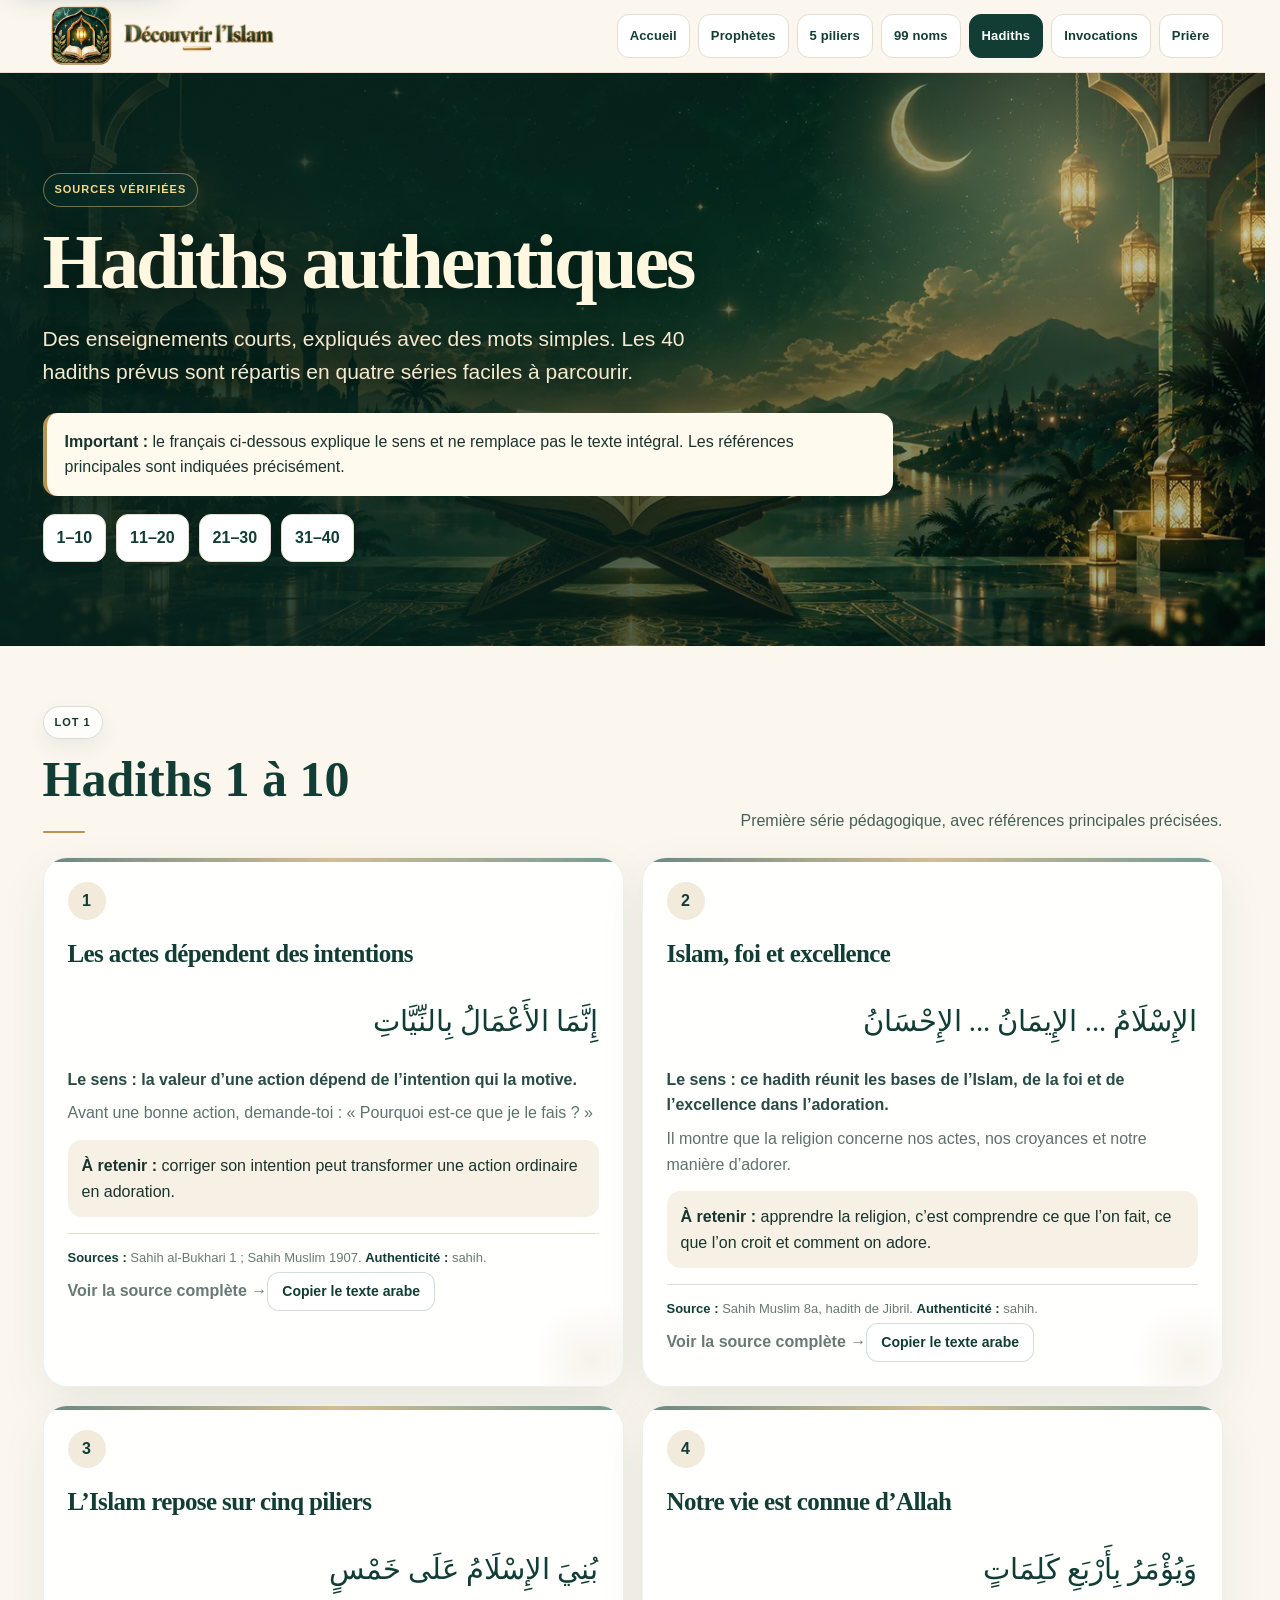
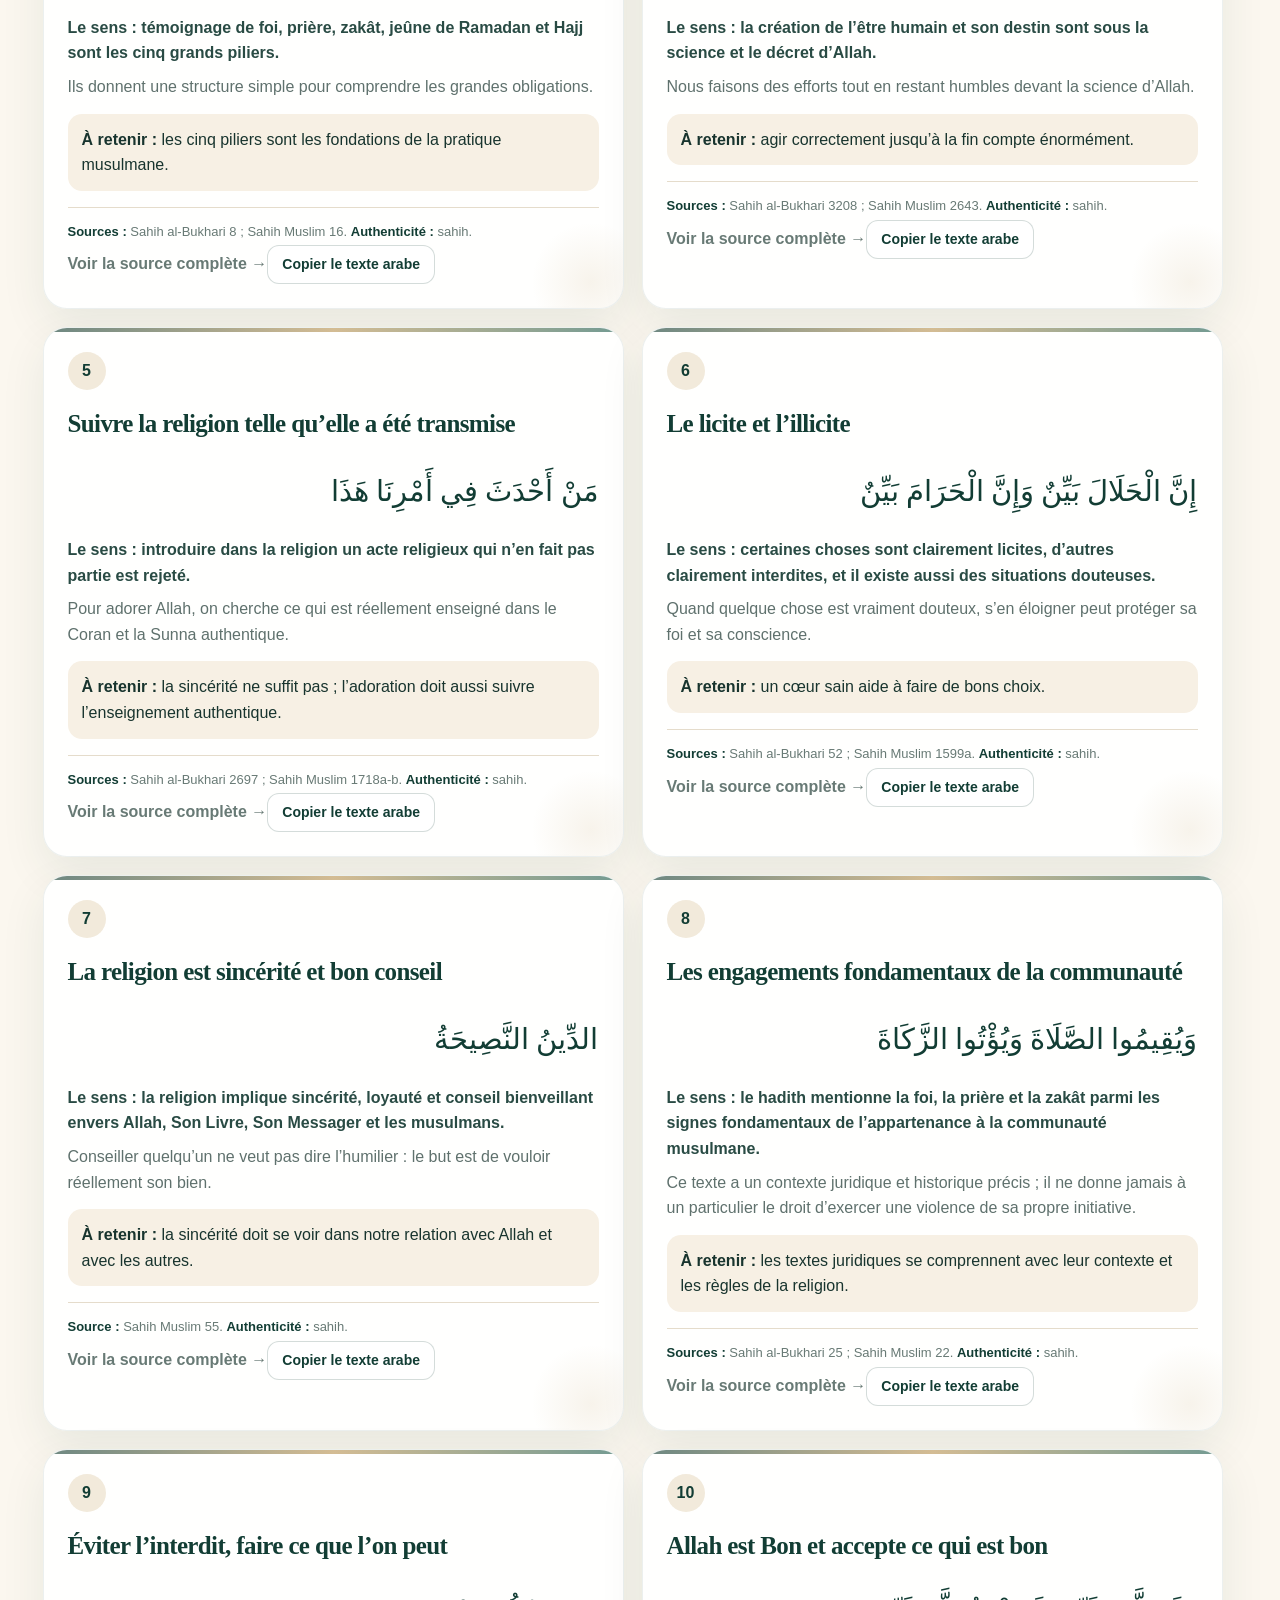
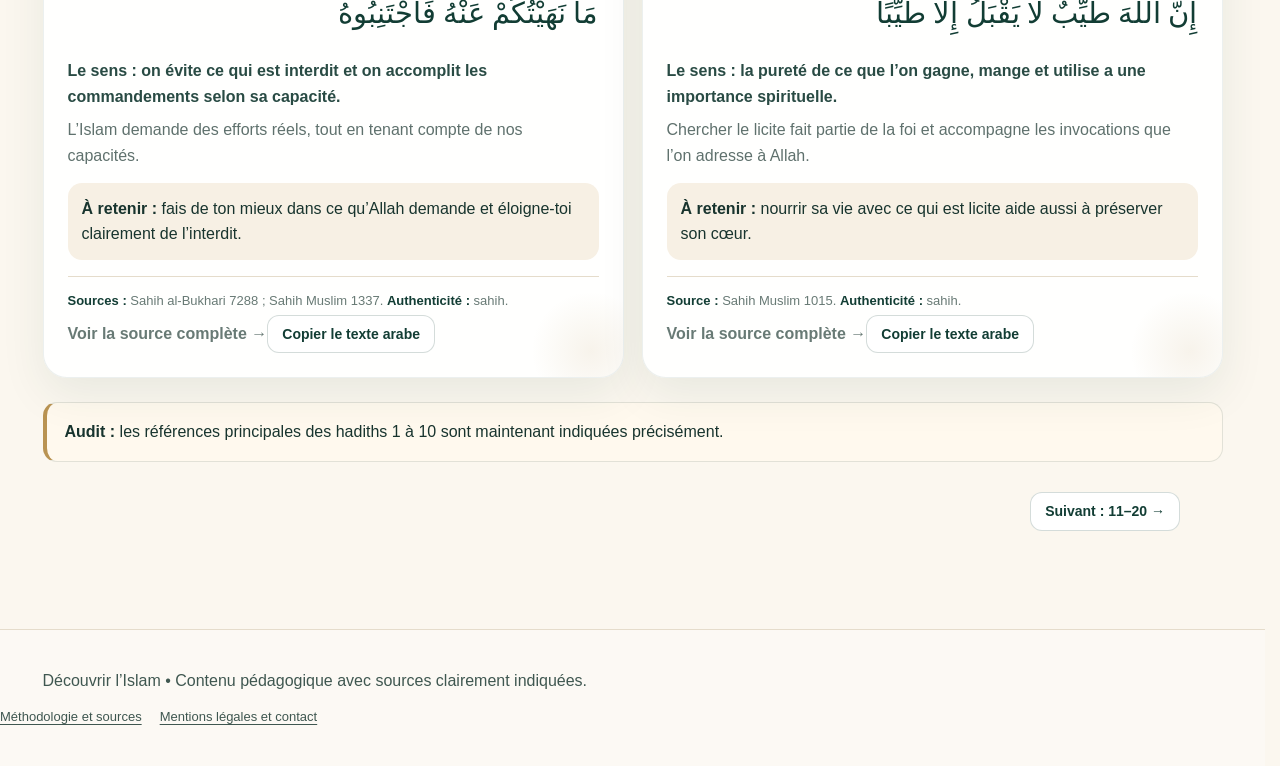
<file: hadiths.html>
<!doctype html>
<html lang="fr">
<head>
<meta charset="utf-8">
<meta name="viewport" content="width=device-width,initial-scale=1">
<meta name="theme-color" content="#123d34">
<title>Hadiths authentiques — Découvrir l’Islam</title>
<!-- SEO:site -->
<meta name="description" content="40 hadiths expliqués simplement avec références, authenticité et enseignements pratiques.">
<link rel="canonical" href="https://luluao9295-sys.github.io/D-couvrir-l-Islam-/hadiths.html">
<link rel="icon" href="favicon.ico" sizes="any">
<link rel="icon" href="favicon.svg" type="image/svg+xml">
<link rel="manifest" href="site.webmanifest">
<meta property="og:type" content="website">
<meta property="og:locale" content="fr_FR">
<meta property="og:site_name" content="Découvrir l’Islam">
<meta property="og:title" content="Hadiths authentiques — Découvrir l’Islam">
<meta property="og:description" content="40 hadiths expliqués simplement avec références, authenticité et enseignements pratiques.">
<meta property="og:url" content="https://luluao9295-sys.github.io/D-couvrir-l-Islam-/hadiths.html">
<meta property="og:image" content="https://luluao9295-sys.github.io/D-couvrir-l-Islam-/og-share.svg"><meta property="og:image:width" content="1200"><meta property="og:image:height" content="630">
<meta name="twitter:card" content="summary_large_image">
<meta name="twitter:title" content="Hadiths authentiques — Découvrir l’Islam">
<meta name="twitter:description" content="40 hadiths expliqués simplement avec références, authenticité et enseignements pratiques.">
<meta name="twitter:image" content="https://luluao9295-sys.github.io/D-couvrir-l-Islam-/og-share.svg"><link rel="stylesheet" href="theme.css?v=14">
<style>
:root{--cream:#fbf7ef;--cream2:#f2eadb;--green:#123d34;--green2:#1c5c4f;--gold:#b99352;--ink:#18342e;--white:#fff;--line:#e5dccb;--shadow:0 18px 50px rgba(18,61,52,.10)}
*{box-sizing:border-box}html{scroll-behavior:smooth}body{margin:0;font-family:Inter,ui-sans-serif,-apple-system,BlinkMacSystemFont,"Segoe UI",sans-serif;background:var(--cream);color:var(--ink);line-height:1.6}.container{width:min(1120px,calc(100% - 28px));margin:auto}.site-header{position:sticky;top:0;z-index:50;background:rgba(251,247,239,.95);backdrop-filter:blur(18px);border-bottom:1px solid rgba(185,147,82,.2)}.nav-row{min-height:72px;display:flex;align-items:center;justify-content:space-between;gap:14px}.brand{font-family:Georgia,serif;font-size:22px;font-weight:700;color:var(--green);text-decoration:none;white-space:nowrap}.links{display:flex;gap:8px;align-items:center;overflow-x:auto;padding:8px 0;scrollbar-width:none}.links::-webkit-scrollbar{display:none}.links a{font-weight:800;color:var(--green);text-decoration:none;border:1px solid var(--line);background:#fff;padding:8px 11px;border-radius:12px;white-space:nowrap;font-size:13px}.links a.active{background:var(--green);color:#fff;border-color:var(--green)}.hero{padding:72px 0 54px;background:radial-gradient(circle at 85% 15%,rgba(185,147,82,.22),transparent 28%),linear-gradient(135deg,#f6ead7,#dce9e2)}.eyebrow{display:inline-flex;padding:7px 11px;border:1px solid rgba(18,61,52,.18);border-radius:999px;font-size:12px;font-weight:900;letter-spacing:.05em;text-transform:uppercase;background:rgba(255,255,255,.55)}h1,h2,h3{font-family:Georgia,serif;color:var(--green)}h1{font-size:clamp(44px,7vw,76px);line-height:1;margin:16px 0 16px;letter-spacing:-.04em;max-width:850px}.hero p{font-size:clamp(17px,2vw,21px);max-width:760px;color:#31574f}.note{margin-top:24px;background:#fff9ee;border-left:4px solid var(--gold);padding:16px 18px;border-radius:12px;max-width:850px}.section{padding:56px 0}.section-head{display:flex;justify-content:space-between;align-items:end;gap:20px;margin-bottom:24px}.section-head h2{font-size:clamp(32px,5vw,50px);margin:0}.section-head p{max-width:620px;margin:0;color:#62736f}.grid{display:grid;grid-template-columns:repeat(2,minmax(0,1fr));gap:18px}.card{background:#fff;border:1px solid rgba(18,61,52,.09);border-radius:24px;padding:24px;box-shadow:var(--shadow)}.num{display:inline-grid;place-items:center;width:38px;height:38px;border-radius:50%;background:var(--cream2);font-weight:900;color:var(--green);margin-bottom:14px}.card h3{font-size:25px;margin:0 0 10px}.arabic-key{font-family:"Geeza Pro","Noto Naskh Arabic",serif;font-size:25px;line-height:1.7;text-align:right;color:var(--green);padding:10px 0}.meaning{font-weight:800;margin:8px 0;color:#294b44}.simple{color:#5f716d;margin:0}.takeaway{margin-top:14px;padding:13px 14px;border-radius:14px;background:#f7f0e4}.meta{margin-top:16px;padding-top:14px;border-top:1px solid var(--line);font-size:13px;color:#687a75}.meta strong{color:var(--green)}.source{display:inline-block;margin-top:9px;color:var(--green2);font-weight:800;text-decoration:none}.status{margin-top:24px;background:#eaf2ee;border:1px solid rgba(18,61,52,.12);padding:16px 18px;border-radius:16px}.batch-links{display:flex;gap:10px;flex-wrap:wrap;margin-top:18px}.batch-links a{display:inline-flex;text-decoration:none;color:var(--green);font-weight:800;background:#fff;border:1px solid var(--line);border-radius:12px;padding:10px 13px}footer{padding:38px 0;border-top:1px solid var(--line);color:#6b7a76;margin-top:20px}@media(max-width:820px){.nav-row{align-items:flex-start;flex-direction:column;gap:4px;padding:10px 0}.links{width:100%}}@media(max-width:760px){.grid{grid-template-columns:1fr}.section-head{display:block}.section-head p{margin-top:8px}.hero{padding:54px 0 42px}.card{padding:20px}}
</style>
<link rel="stylesheet" href="premium-generated.css?v=6"><link rel="stylesheet" href="visuals.css?v=14">
<link rel="stylesheet" href="polish.css?v=18">
<link rel="stylesheet" href="uniform-ui.css?v=9">
<script type="application/ld+json">{"@context":"https://schema.org","@graph":[{"@type":"WebSite","@id":"https://luluao9295-sys.github.io/D-couvrir-l-Islam-/#website","name":"Découvrir l’Islam","url":"https://luluao9295-sys.github.io/D-couvrir-l-Islam-/","inLanguage":"fr"},{"@type":"WebPage","@id":"https://luluao9295-sys.github.io/D-couvrir-l-Islam-/hadiths.html#webpage","name":"Hadiths authentiques","description":"40 hadiths expliqués simplement avec références, authenticité et enseignements pratiques.","url":"https://luluao9295-sys.github.io/D-couvrir-l-Islam-/hadiths.html","inLanguage":"fr","isPartOf":{"@id":"https://luluao9295-sys.github.io/D-couvrir-l-Islam-/#website"}},{"@type":"BreadcrumbList","itemListElement":[{"@type":"ListItem","position":1,"name":"Accueil","item":"https://luluao9295-sys.github.io/D-couvrir-l-Islam-/"},{"@type":"ListItem","position":2,"name":"Hadiths authentiques","item":"https://luluao9295-sys.github.io/D-couvrir-l-Islam-/hadiths.html"}]}]}</script>
<meta name="referrer" content="strict-origin-when-cross-origin"><link rel="preload" as="image" href="assets/banner-hadiths.webp" fetchpriority="high"></head>
<body data-page="hadiths"><a class="skip-link" href="#contenu">Aller au contenu</a>
<header class="site-header"><div class="container nav-row"><a class="brand" href="index.html">Découvrir l’Islam</a><button class="mobile-menu-btn" type="button" aria-label="Ouvrir le menu" aria-expanded="false" aria-controls="mobileNav"><span class="burger-lines" aria-hidden="true"></span></button><nav id="mobileNav" class="links mobile-collapsible" aria-label="Navigation principale"><a href="index.html">Accueil</a><a href="prophetes.html">Prophètes</a><a href="piliers.html">5 piliers</a><a href="noms.html">99 noms</a><a class="active" href="hadiths.html" aria-current="page">Hadiths</a><a href="invocations.html">Invocations</a><a href="priere.html">Prière</a></nav></div></header>
<section class="hero"><div class="container"><span class="eyebrow"> Sources vérifiées</span><h1>Hadiths authentiques</h1><p>Des enseignements courts, expliqués avec des mots simples. Les 40 hadiths prévus sont répartis en quatre séries faciles à parcourir.</p><div class="note"><strong> Important :</strong> le français ci-dessous explique le sens et ne remplace pas le texte intégral. Les références principales sont indiquées précisément.</div><div class="batch-links"><a href="hadiths.html" class="active" aria-current="page"> 1–10</a><a href="hadiths-11-20.html"> 11–20</a><a href="hadiths-21-30.html"> 21–30</a><a href="hadiths-31-40.html"> 31–40</a></div></div></section>
<main id="contenu" class="section"><div class="container"><div class="section-head"><div><span class="eyebrow"> Lot 1</span><h2>Hadiths 1 à 10</h2></div><p>Première série pédagogique, avec références principales précisées.</p></div><div class="grid">
<article class="card"><span class="num">1</span><h3>Les actes dépendent des intentions</h3><div class="arabic-key" lang="ar" dir="rtl" >إِنَّمَا الأَعْمَالُ بِالنِّيَّاتِ</div><p class="meaning">Le sens : la valeur d’une action dépend de l’intention qui la motive.</p><p class="simple">Avant une bonne action, demande-toi : « Pourquoi est-ce que je le fais ? »</p><div class="takeaway"><strong>À retenir :</strong> corriger son intention peut transformer une action ordinaire en adoration.</div><div class="meta"><strong>Sources :</strong> Sahih al-Bukhari 1 ; Sahih Muslim 1907. <strong>Authenticité :</strong> sahih.</div><a class="source" href="https://sunnah.com/nawawi40/1">Voir la source complète →</a></article>
<article class="card"><span class="num">2</span><h3>Islam, foi et excellence</h3><div class="arabic-key" lang="ar" dir="rtl" >الإِسْلَامُ ... الإِيمَانُ ... الإِحْسَانُ</div><p class="meaning">Le sens : ce hadith réunit les bases de l’Islam, de la foi et de l’excellence dans l’adoration.</p><p class="simple">Il montre que la religion concerne nos actes, nos croyances et notre manière d’adorer.</p><div class="takeaway"><strong>À retenir :</strong> apprendre la religion, c’est comprendre ce que l’on fait, ce que l’on croit et comment on adore.</div><div class="meta"><strong>Source :</strong> Sahih Muslim 8a, hadith de Jibril. <strong>Authenticité :</strong> sahih.</div><a class="source" href="https://sunnah.com/nawawi40/2">Voir la source complète →</a></article>
<article class="card"><span class="num">3</span><h3>L’Islam repose sur cinq piliers</h3><div class="arabic-key" lang="ar" dir="rtl" >بُنِيَ الإِسْلَامُ عَلَى خَمْسٍ</div><p class="meaning">Le sens : témoignage de foi, prière, zakât, jeûne de Ramadan et Hajj sont les cinq grands piliers.</p><p class="simple">Ils donnent une structure simple pour comprendre les grandes obligations.</p><div class="takeaway"><strong>À retenir :</strong> les cinq piliers sont les fondations de la pratique musulmane.</div><div class="meta"><strong>Sources :</strong> Sahih al-Bukhari 8 ; Sahih Muslim 16. <strong>Authenticité :</strong> sahih.</div><a class="source" href="https://sunnah.com/nawawi40/3">Voir la source complète →</a></article>
<article class="card"><span class="num">4</span><h3>Notre vie est connue d’Allah</h3><div class="arabic-key" lang="ar" dir="rtl" >وَيُؤْمَرُ بِأَرْبَعِ كَلِمَاتٍ</div><p class="meaning">Le sens : la création de l’être humain et son destin sont sous la science et le décret d’Allah.</p><p class="simple">Nous faisons des efforts tout en restant humbles devant la science d’Allah.</p><div class="takeaway"><strong>À retenir :</strong> agir correctement jusqu’à la fin compte énormément.</div><div class="meta"><strong>Sources :</strong> Sahih al-Bukhari 3208 ; Sahih Muslim 2643. <strong>Authenticité :</strong> sahih.</div><a class="source" href="https://sunnah.com/nawawi40/4">Voir la source complète →</a></article>
<article class="card"><span class="num">5</span><h3>Suivre la religion telle qu’elle a été transmise</h3><div class="arabic-key" lang="ar" dir="rtl" >مَنْ أَحْدَثَ فِي أَمْرِنَا هَذَا</div><p class="meaning">Le sens : introduire dans la religion un acte religieux qui n’en fait pas partie est rejeté.</p><p class="simple">Pour adorer Allah, on cherche ce qui est réellement enseigné dans le Coran et la Sunna authentique.</p><div class="takeaway"><strong>À retenir :</strong> la sincérité ne suffit pas ; l’adoration doit aussi suivre l’enseignement authentique.</div><div class="meta"><strong>Sources :</strong> Sahih al-Bukhari 2697 ; Sahih Muslim 1718a-b. <strong>Authenticité :</strong> sahih.</div><a class="source" href="https://sunnah.com/nawawi40/5">Voir la source complète →</a></article>
<article class="card"><span class="num">6</span><h3>Le licite et l’illicite</h3><div class="arabic-key" lang="ar" dir="rtl" >إِنَّ الْحَلَالَ بَيِّنٌ وَإِنَّ الْحَرَامَ بَيِّنٌ</div><p class="meaning">Le sens : certaines choses sont clairement licites, d’autres clairement interdites, et il existe aussi des situations douteuses.</p><p class="simple">Quand quelque chose est vraiment douteux, s’en éloigner peut protéger sa foi et sa conscience.</p><div class="takeaway"><strong>À retenir :</strong> un cœur sain aide à faire de bons choix.</div><div class="meta"><strong>Sources :</strong> Sahih al-Bukhari 52 ; Sahih Muslim 1599a. <strong>Authenticité :</strong> sahih.</div><a class="source" href="https://sunnah.com/nawawi40/6">Voir la source complète →</a></article>
<article class="card"><span class="num">7</span><h3>La religion est sincérité et bon conseil</h3><div class="arabic-key" lang="ar" dir="rtl" >الدِّينُ النَّصِيحَةُ</div><p class="meaning">Le sens : la religion implique sincérité, loyauté et conseil bienveillant envers Allah, Son Livre, Son Messager et les musulmans.</p><p class="simple">Conseiller quelqu’un ne veut pas dire l’humilier : le but est de vouloir réellement son bien.</p><div class="takeaway"><strong>À retenir :</strong> la sincérité doit se voir dans notre relation avec Allah et avec les autres.</div><div class="meta"><strong>Source :</strong> Sahih Muslim 55. <strong>Authenticité :</strong> sahih.</div><a class="source" href="https://sunnah.com/nawawi40/7">Voir la source complète →</a></article>
<article class="card"><span class="num">8</span><h3>Les engagements fondamentaux de la communauté</h3><div class="arabic-key" lang="ar" dir="rtl" >وَيُقِيمُوا الصَّلَاةَ وَيُؤْتُوا الزَّكَاةَ</div><p class="meaning">Le sens : le hadith mentionne la foi, la prière et la zakât parmi les signes fondamentaux de l’appartenance à la communauté musulmane.</p><p class="simple">Ce texte a un contexte juridique et historique précis ; il ne donne jamais à un particulier le droit d’exercer une violence de sa propre initiative.</p><div class="takeaway"><strong>À retenir :</strong> les textes juridiques se comprennent avec leur contexte et les règles de la religion.</div><div class="meta"><strong>Sources :</strong> Sahih al-Bukhari 25 ; Sahih Muslim 22. <strong>Authenticité :</strong> sahih.</div><a class="source" href="https://sunnah.com/nawawi40/8">Voir la source complète →</a></article>
<article class="card"><span class="num">9</span><h3>Éviter l’interdit, faire ce que l’on peut</h3><div class="arabic-key" lang="ar" dir="rtl" >مَا نَهَيْتُكُمْ عَنْهُ فَاجْتَنِبُوهُ</div><p class="meaning">Le sens : on évite ce qui est interdit et on accomplit les commandements selon sa capacité.</p><p class="simple">L’Islam demande des efforts réels, tout en tenant compte de nos capacités.</p><div class="takeaway"><strong>À retenir :</strong> fais de ton mieux dans ce qu’Allah demande et éloigne-toi clairement de l’interdit.</div><div class="meta"><strong>Sources :</strong> Sahih al-Bukhari 7288 ; Sahih Muslim 1337. <strong>Authenticité :</strong> sahih.</div><a class="source" href="https://sunnah.com/nawawi40/9">Voir la source complète →</a></article>
<article class="card"><span class="num">10</span><h3>Allah est Bon et accepte ce qui est bon</h3><div class="arabic-key" lang="ar" dir="rtl" >إِنَّ اللَّهَ طَيِّبٌ لَا يَقْبَلُ إِلَّا طَيِّبًا</div><p class="meaning">Le sens : la pureté de ce que l’on gagne, mange et utilise a une importance spirituelle.</p><p class="simple">Chercher le licite fait partie de la foi et accompagne les invocations que l’on adresse à Allah.</p><div class="takeaway"><strong>À retenir :</strong> nourrir sa vie avec ce qui est licite aide aussi à préserver son cœur.</div><div class="meta"><strong>Source :</strong> Sahih Muslim 1015. <strong>Authenticité :</strong> sahih.</div><a class="source" href="https://sunnah.com/nawawi40/10">Voir la source complète →</a></article>
</div><div class="status"><strong> Audit :</strong> les références principales des hadiths 1 à 10 sont maintenant indiquées précisément.</div></div><nav class="container page-pagination" aria-label="Pagination des hadiths"><span></span><a href="hadiths-11-20.html">Suivant : 11–20 →</a></nav></main>
<footer><div class="container">Découvrir l’Islam • Contenu pédagogique avec sources clairement indiquées.</div><nav class="site-utility-links" aria-label="Informations du site"><a href="methodologie.html">Méthodologie et sources</a><a href="mentions-legales.html">Mentions légales et contact</a></nav></footer>
<script id="mobileMenuScript">
(() => {
  const btn = document.querySelector('.mobile-menu-btn');
  const nav = document.querySelector('.mobile-collapsible');
  if (!btn || !nav) return;
  const close = () => { nav.classList.remove('open'); btn.setAttribute('aria-expanded','false'); btn.textContent=''; };
  btn.addEventListener('click', () => {
    const open = nav.classList.toggle('open');
    btn.setAttribute('aria-expanded', String(open));
    btn.textContent = open ? '' : '';
  });
  nav.querySelectorAll('a').forEach(a => a.addEventListener('click', close));
  document.addEventListener('keydown', e => { if (e.key === 'Escape') close(); });
  document.addEventListener('click', e => {
    if (!nav.contains(e.target) && !btn.contains(e.target)) close();
  });
})();
</script>
<script id="hadithToolsScript">
(() => {
  document.querySelectorAll('main .card').forEach(card=>{
    const arabic=card.querySelector('[dir="rtl"]');
    if(!arabic||card.querySelector('.copy-btn')) return;
    const button=document.createElement('button');
    button.type='button'; button.className='copy-btn'; button.textContent='Copier le texte arabe';
    button.addEventListener('click',async()=>{try{await navigator.clipboard.writeText(arabic.textContent.trim());button.textContent='Copié';setTimeout(()=>button.textContent='Copier le texte arabe',1600)}catch{button.textContent='Copie indisponible'}});
    card.append(button);
  });
})();
</script>
</body>
</html>
</file>
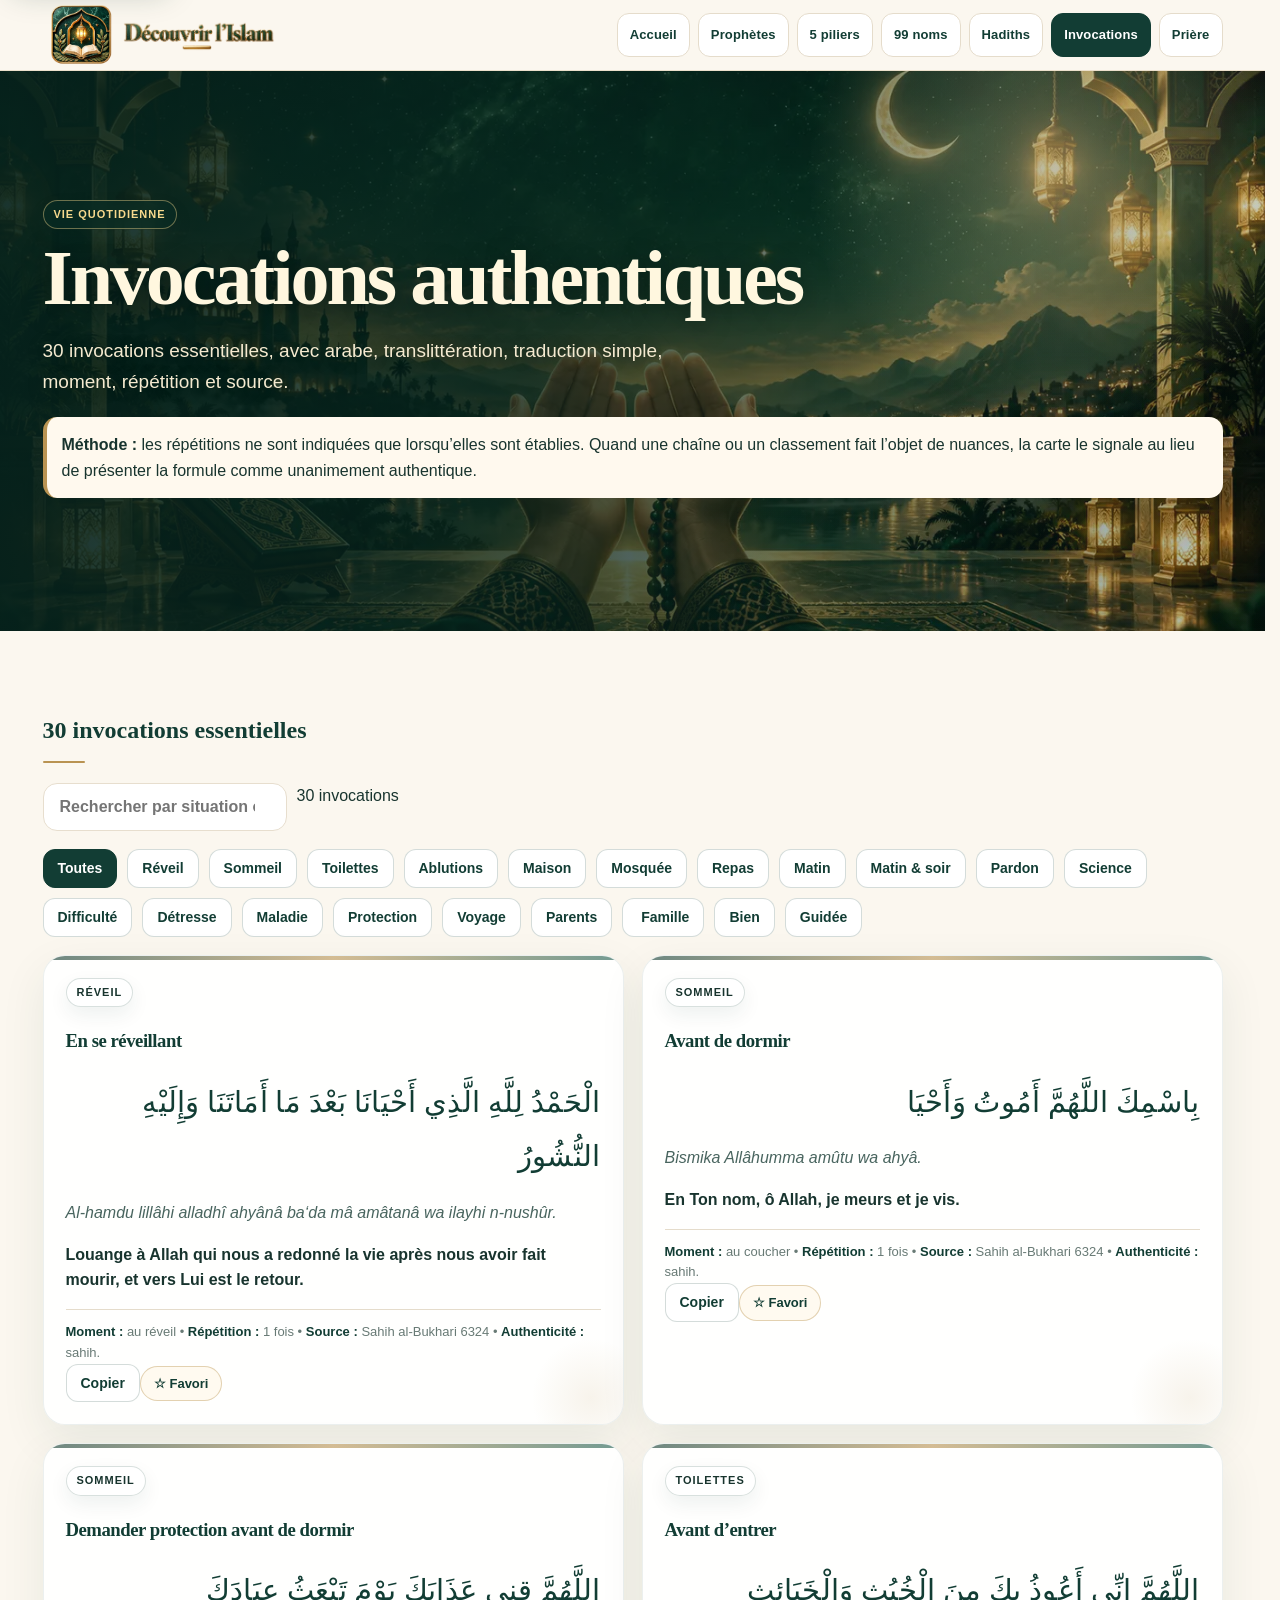
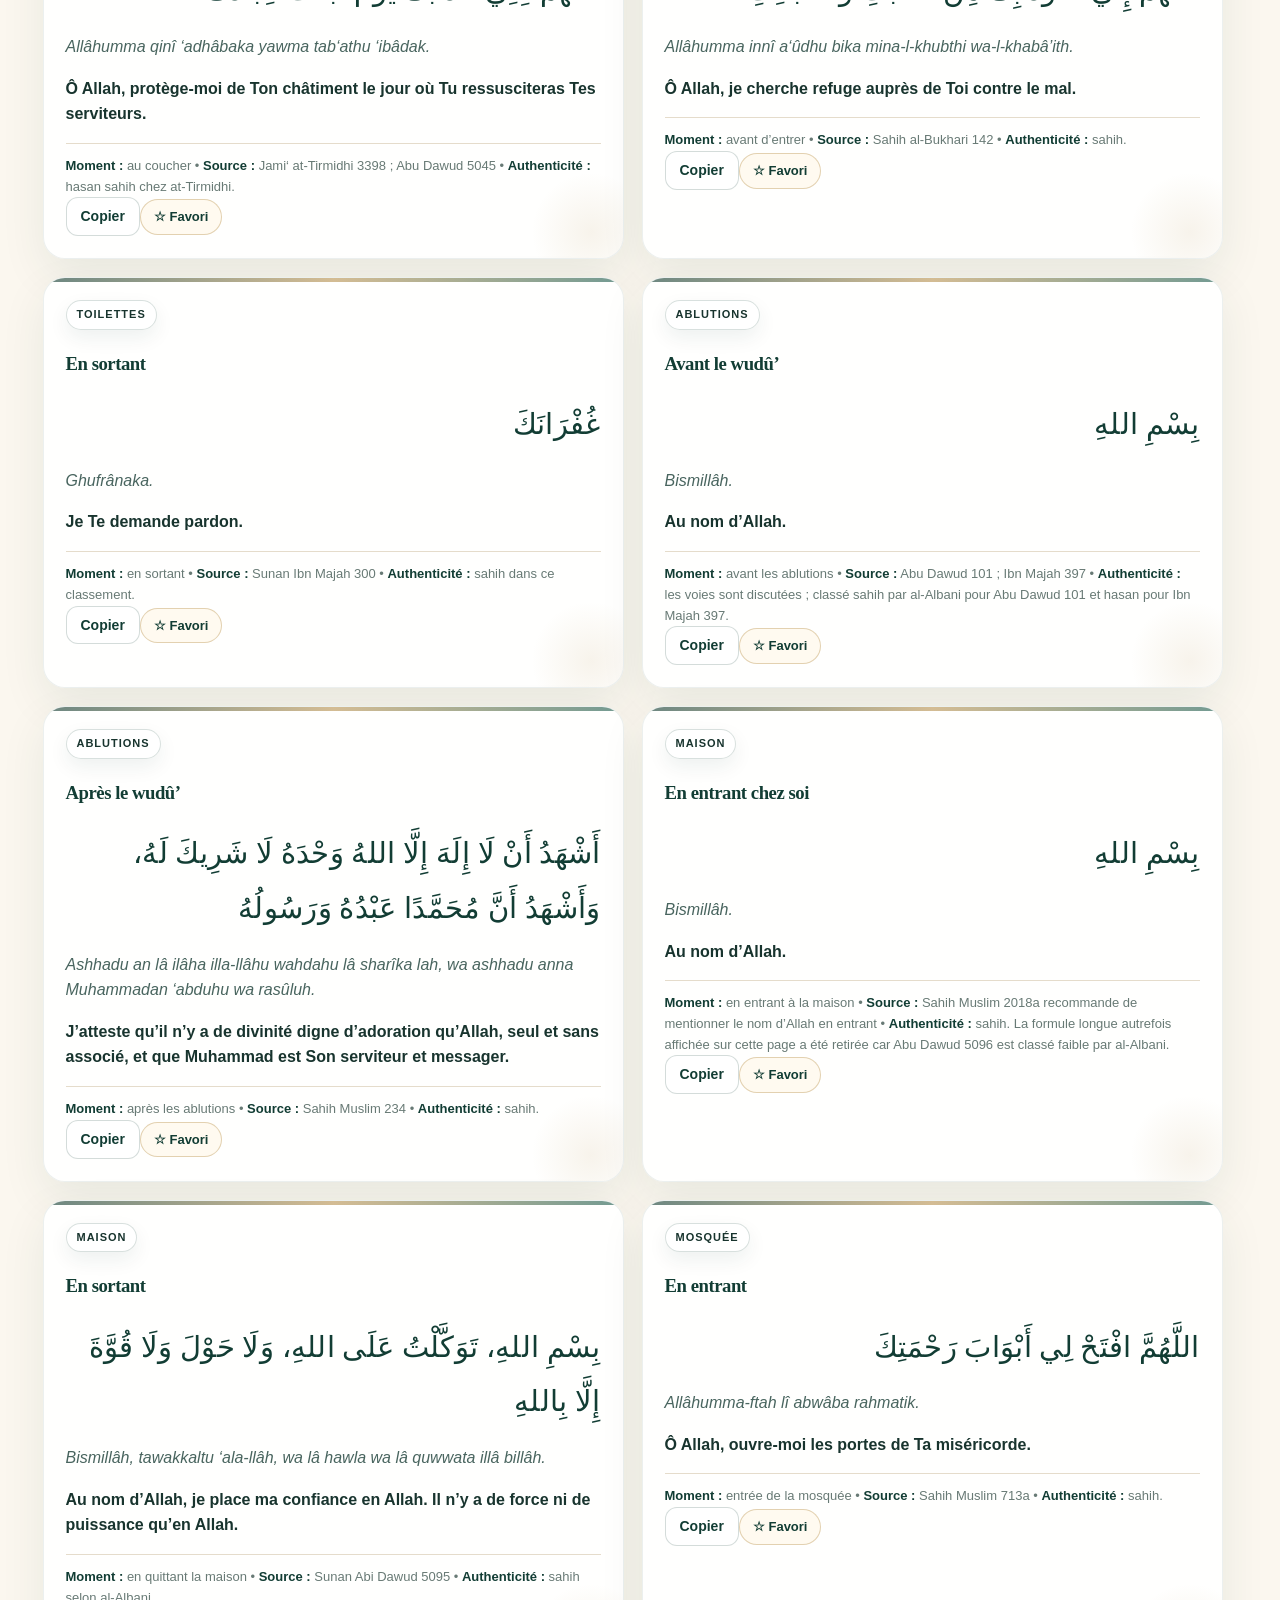
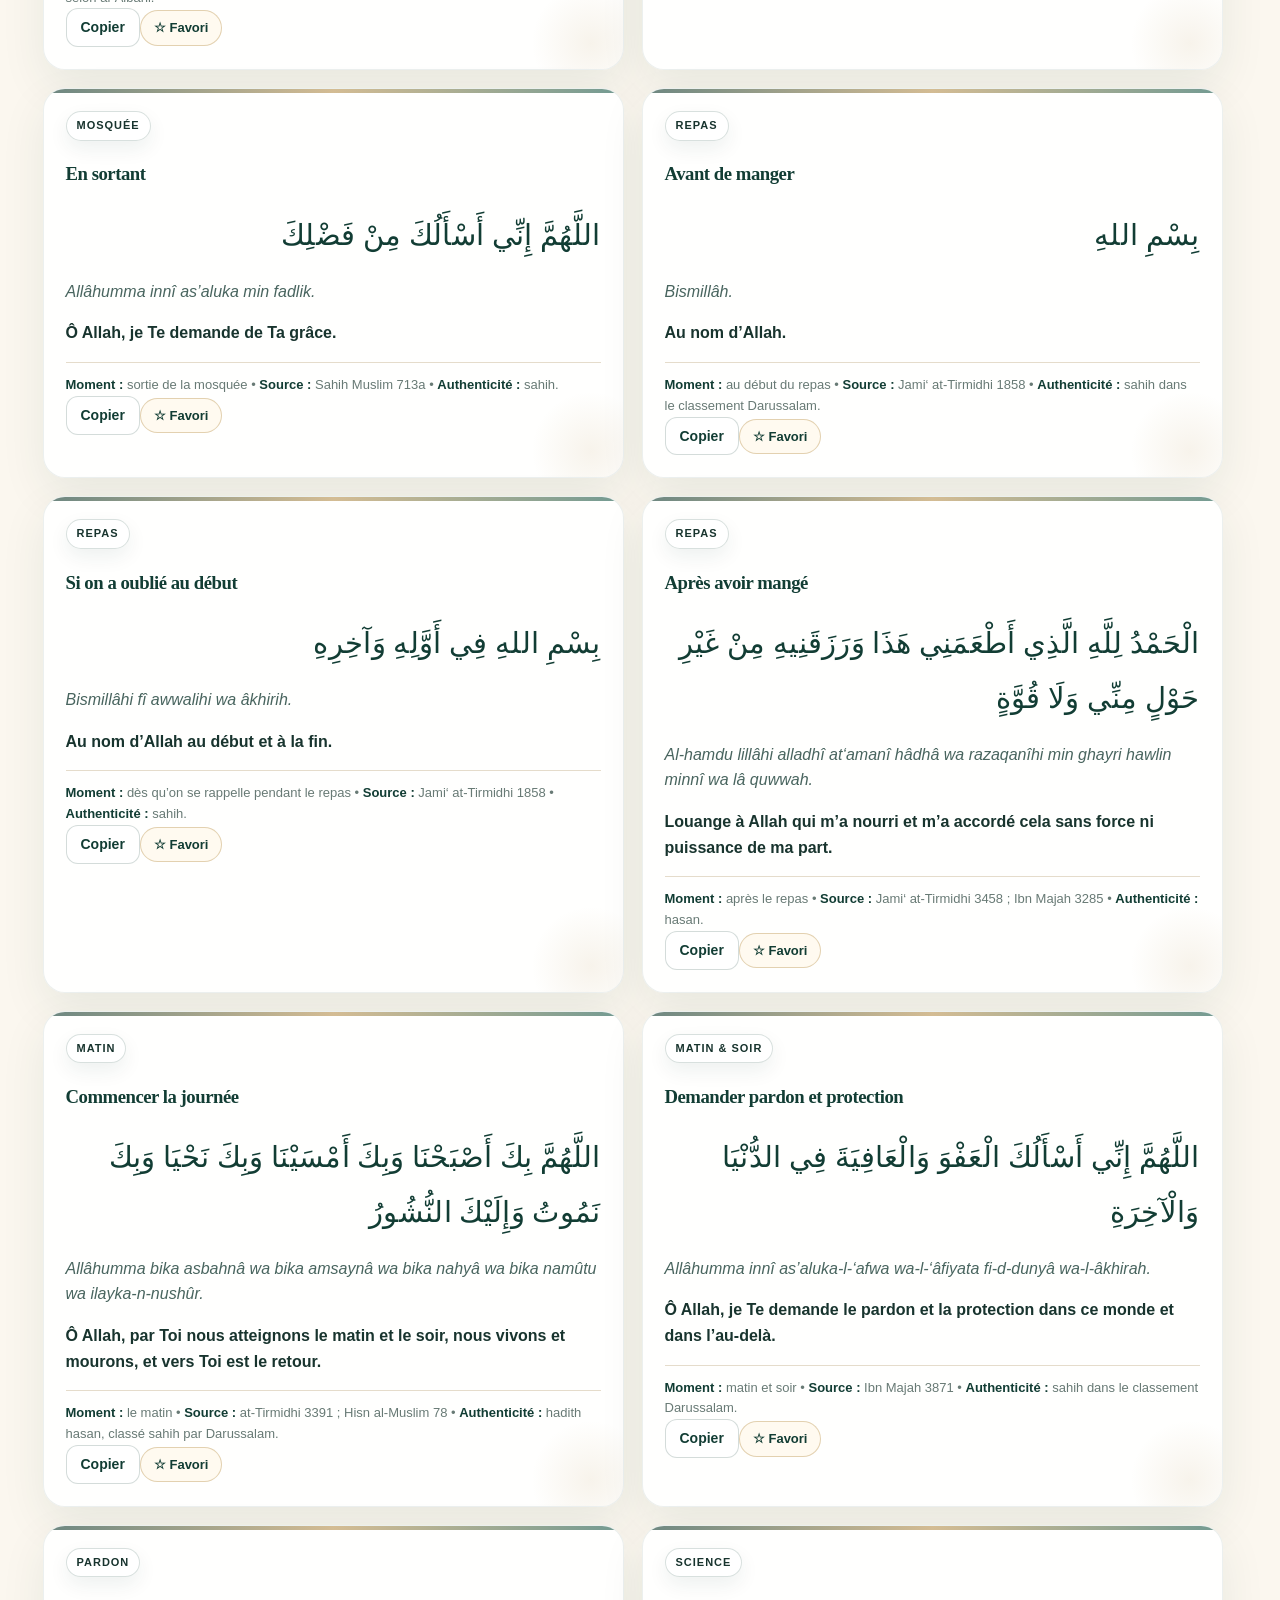
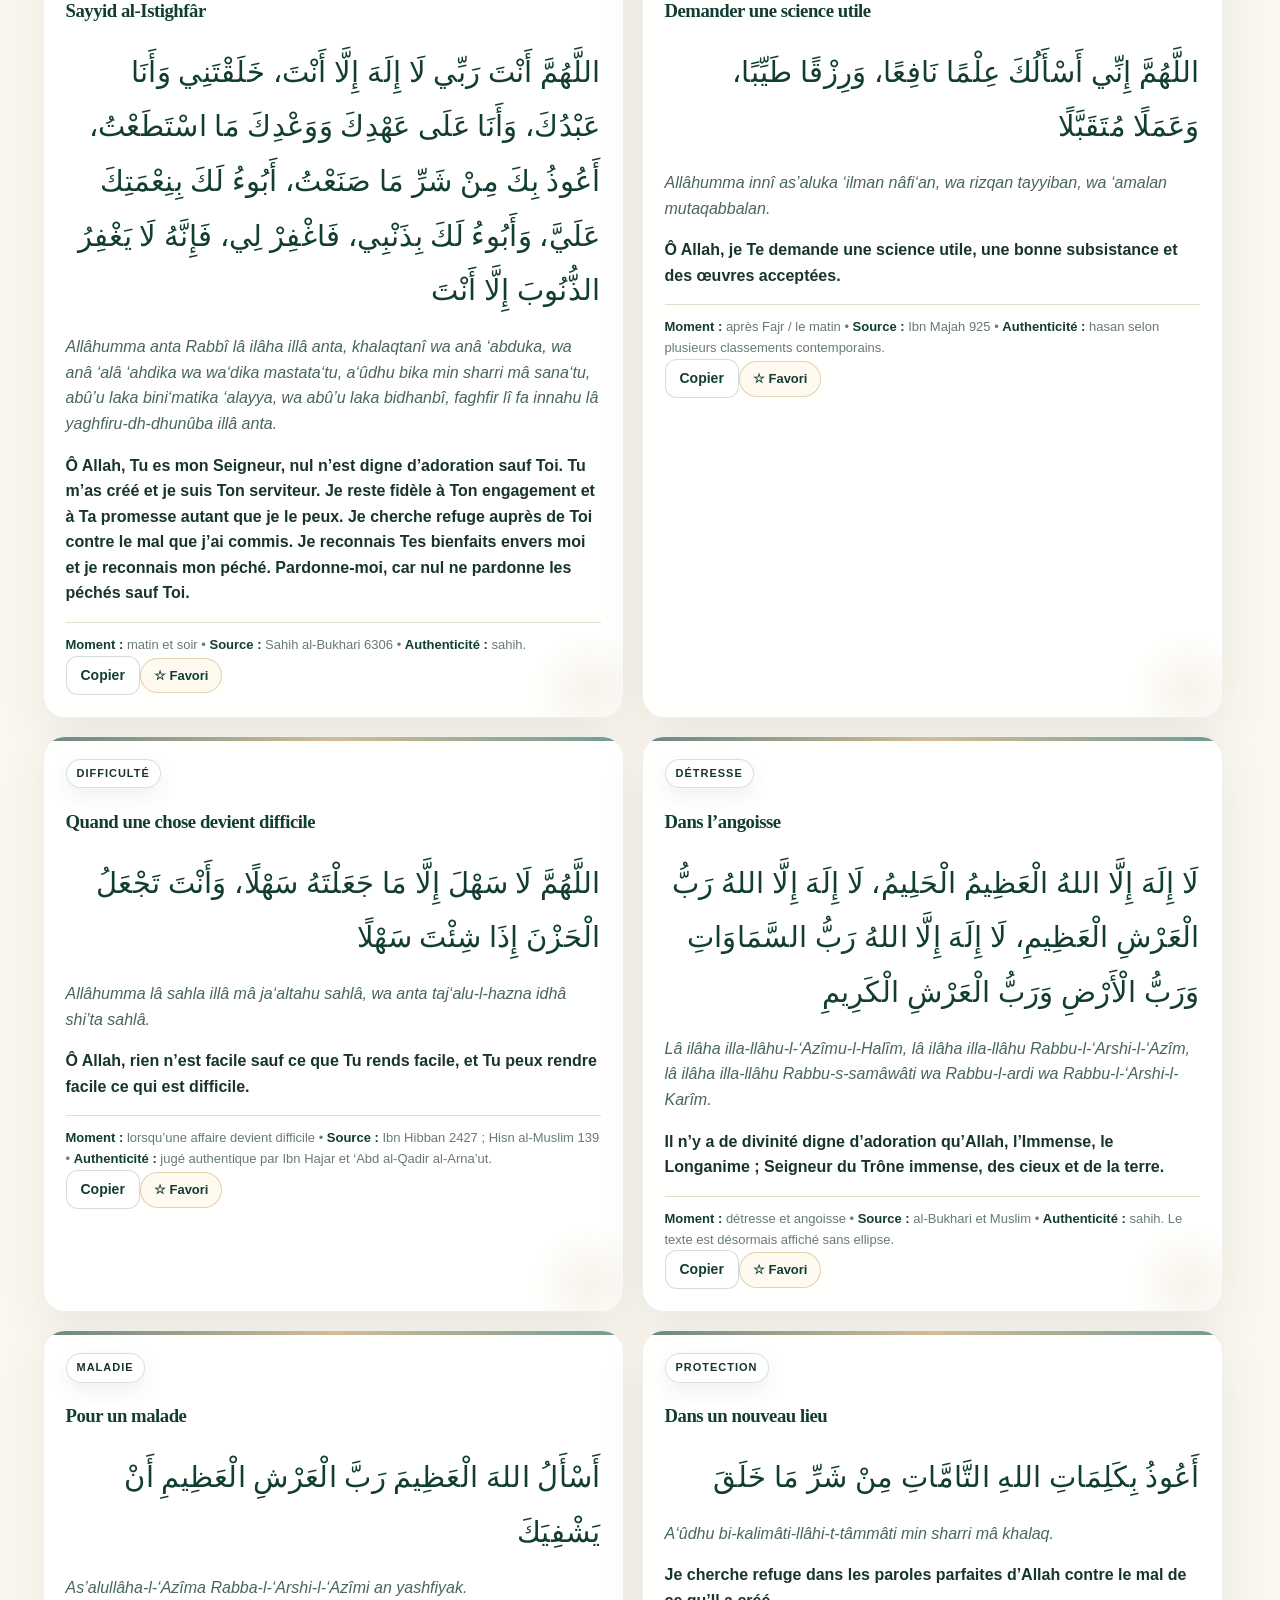
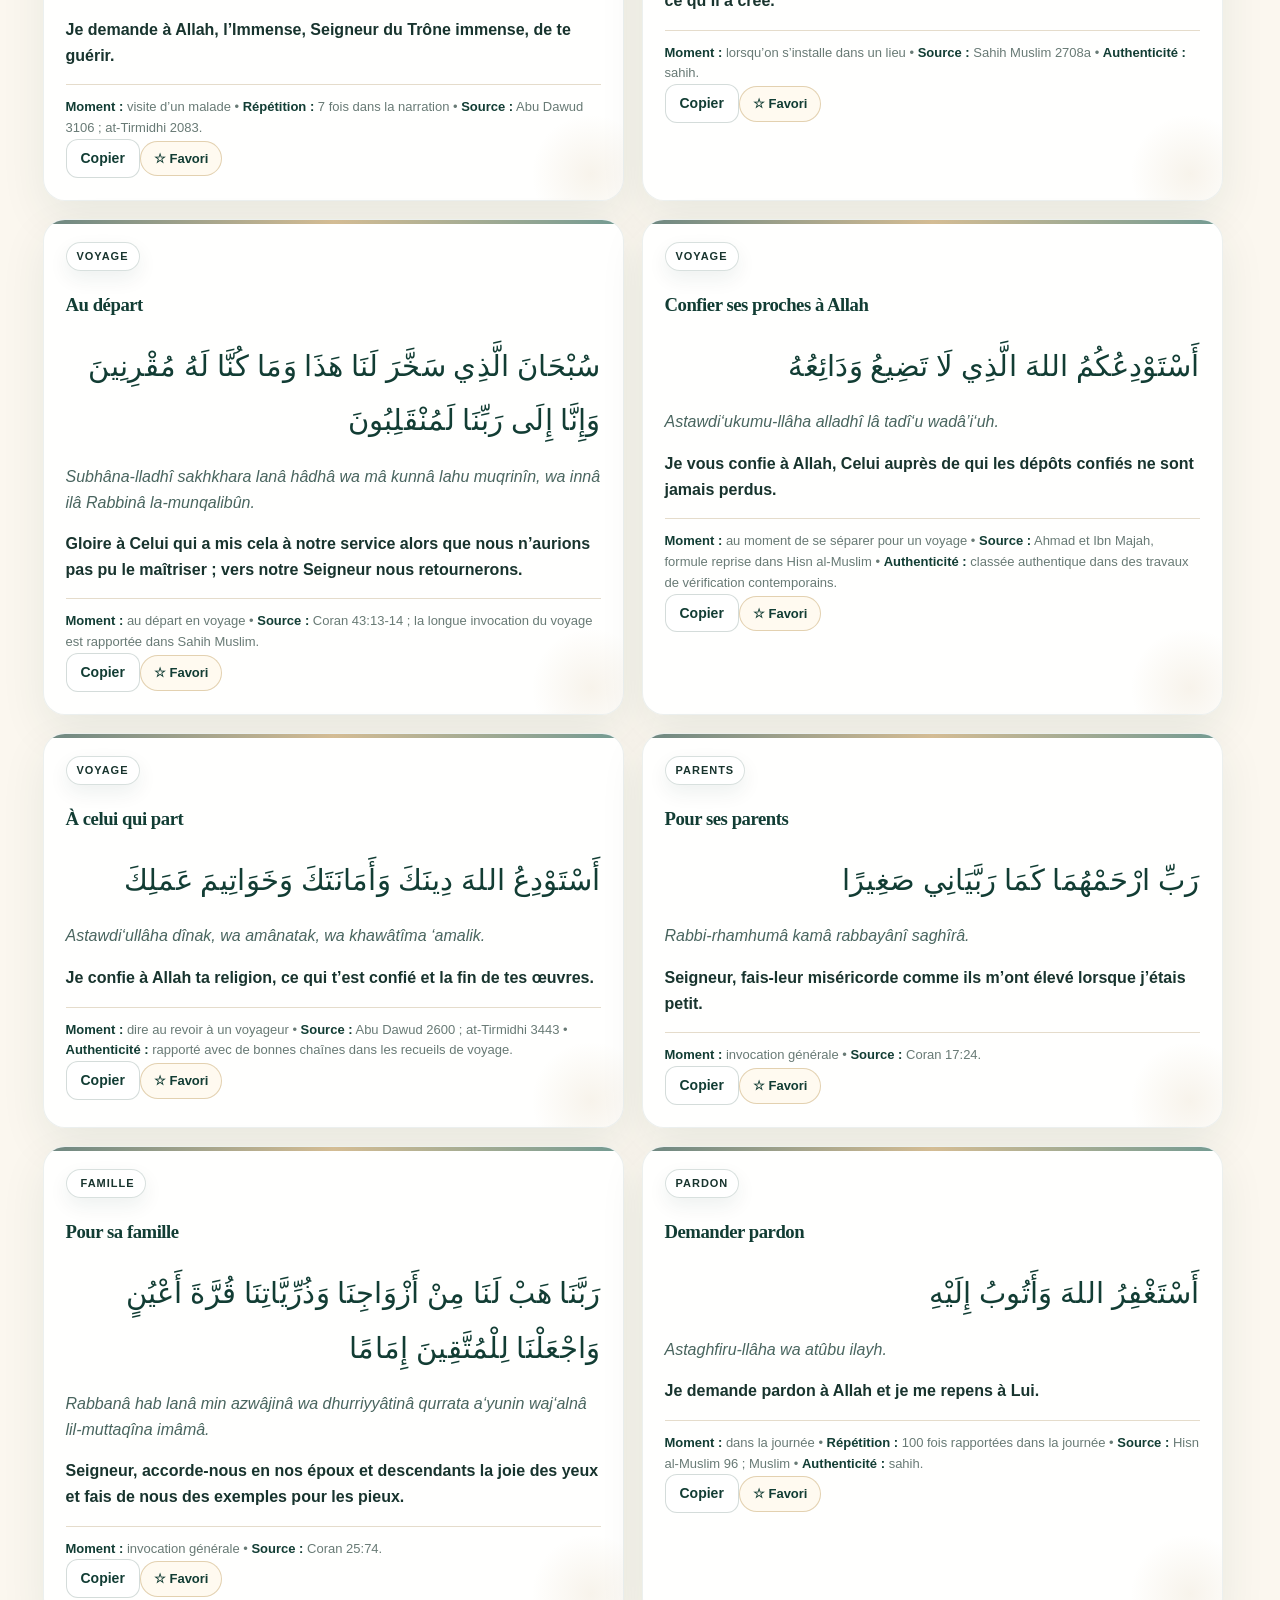
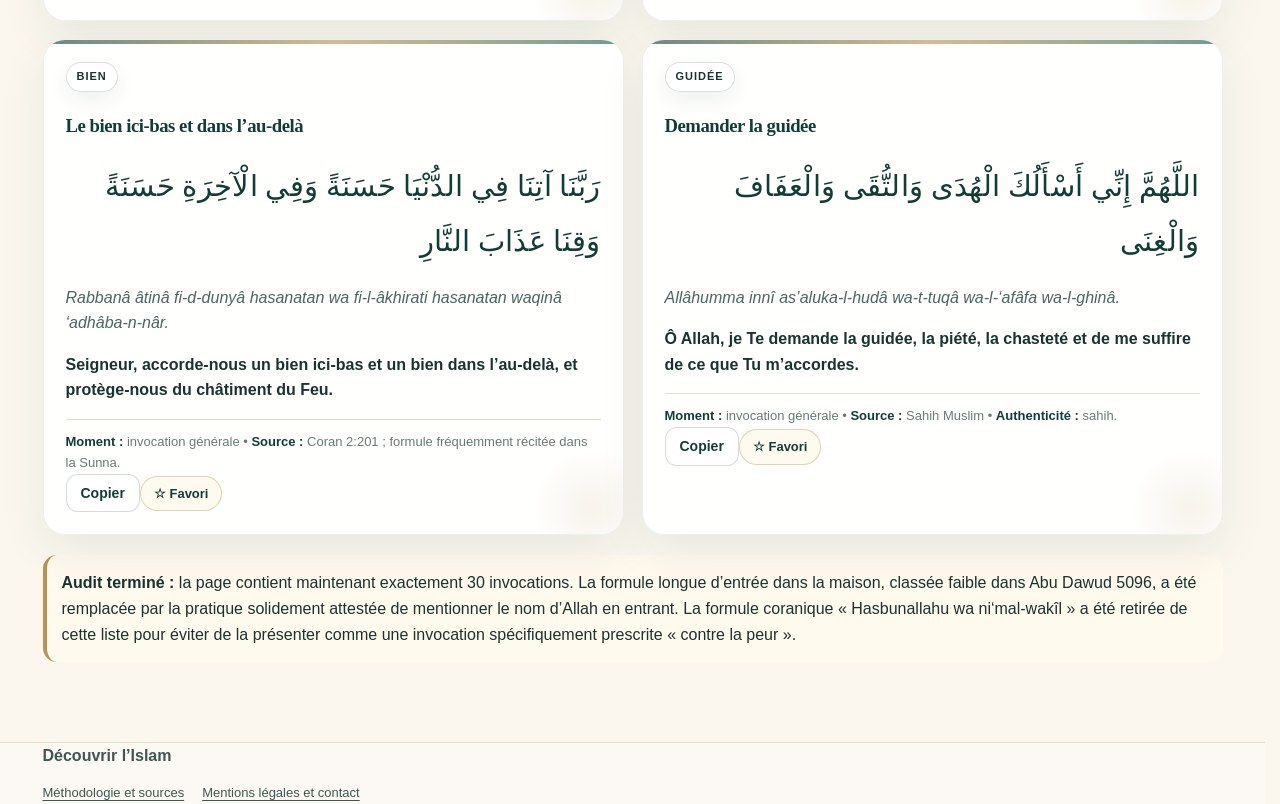
<file: invocations.html>
<!doctype html><html lang="fr"><head><meta charset="utf-8"><meta name="viewport" content="width=device-width,initial-scale=1"><meta name="theme-color" content="#123d34"><title>Invocations — Découvrir l’Islam</title>
<!-- SEO:site -->
<meta name="description" content="30 invocations authentiques du quotidien avec arabe, translittération, traduction, moment et source.">
<link rel="canonical" href="https://luluao9295-sys.github.io/D-couvrir-l-Islam-/invocations.html">
<link rel="icon" href="favicon.ico" sizes="any">
<link rel="icon" href="favicon.svg" type="image/svg+xml">
<link rel="manifest" href="site.webmanifest">
<meta property="og:type" content="website">
<meta property="og:locale" content="fr_FR">
<meta property="og:site_name" content="Découvrir l’Islam">
<meta property="og:title" content="Invocations authentiques — Découvrir l’Islam">
<meta property="og:description" content="30 invocations authentiques du quotidien avec arabe, translittération, traduction, moment et source.">
<meta property="og:url" content="https://luluao9295-sys.github.io/D-couvrir-l-Islam-/invocations.html">
<meta property="og:image" content="https://luluao9295-sys.github.io/D-couvrir-l-Islam-/og-share.svg"><meta property="og:image:width" content="1200"><meta property="og:image:height" content="630">
<meta name="twitter:card" content="summary_large_image">
<meta name="twitter:title" content="Invocations authentiques — Découvrir l’Islam">
<meta name="twitter:description" content="30 invocations authentiques du quotidien avec arabe, translittération, traduction, moment et source.">
<meta name="twitter:image" content="https://luluao9295-sys.github.io/D-couvrir-l-Islam-/og-share.svg">
<link rel="stylesheet" href="theme.css?v=14"><style>:root{--cream:#fbf7ef;--green:#123d34;--gold:#b99352;--line:#e5dccb}*{box-sizing:border-box}body{margin:0;font-family:-apple-system,BlinkMacSystemFont,"Segoe UI",sans-serif;background:var(--cream);color:#18342e;line-height:1.6}.container{width:min(1080px,calc(100% - 28px));margin:auto}header{position:sticky;top:0;background:rgba(251,247,239,.96);border-bottom:1px solid var(--line);z-index:5}.nav{min-height:70px;display:flex;align-items:center;justify-content:space-between;gap:14px}.brand{font-family:Georgia,serif;font-size:22px;color:var(--green);font-weight:800;text-decoration:none;white-space:nowrap}.links{display:flex;gap:8px;align-items:center;overflow-x:auto;padding:8px 0;scrollbar-width:none}.links::-webkit-scrollbar{display:none}.links a{color:var(--green);font-weight:800;text-decoration:none;background:#fff;border:1px solid var(--line);padding:8px 11px;border-radius:12px;white-space:nowrap;font-size:13px}.links a.active{background:var(--green);color:#fff;border-color:var(--green)}.hero{padding:68px 0;background:linear-gradient(135deg,#f6ead7,#dce9e2)}h1,h2,h3{font-family:Georgia,serif;color:var(--green)}h1{font-size:clamp(42px,7vw,72px);line-height:1;margin:10px 0}.hero p{max-width:760px;font-size:19px}.section{padding:52px 0}.grid{display:grid;grid-template-columns:repeat(2,1fr);gap:18px}.card{background:white;border:1px solid rgba(18,61,52,.1);border-radius:22px;padding:22px;box-shadow:0 16px 40px rgba(18,61,52,.08)}.tag{display:inline-block;background:#f2eadb;padding:5px 10px;border-radius:999px;font-size:12px;font-weight:800}.arabic{font-family:"Geeza Pro",serif;font-size:26px;text-align:right;direction:rtl;color:var(--green);margin:14px 0}.trans{font-style:italic;color:#49655f}.meaning{font-weight:700}.meta{border-top:1px solid var(--line);margin-top:14px;padding-top:12px;font-size:13px;color:#637570}.meta strong{color:var(--green)}.note{background:#fff9ee;border-left:4px solid var(--gold);padding:15px;border-radius:12px;margin:20px 0}@media(max-width:820px){.nav{align-items:flex-start;flex-direction:column;gap:4px;padding:10px 0}.links{width:100%}}@media(max-width:720px){.grid{grid-template-columns:1fr}.hero{padding:48px 0}.card{padding:19px}}</style><link rel="stylesheet" href="premium-generated.css?v=6"><link rel="stylesheet" href="visuals.css?v=14">
<link rel="stylesheet" href="polish.css?v=18">
<link rel="stylesheet" href="uniform-ui.css?v=9">
<script type="application/ld+json">{"@context":"https://schema.org","@graph":[{"@type":"WebSite","@id":"https://luluao9295-sys.github.io/D-couvrir-l-Islam-/#website","name":"Découvrir l’Islam","url":"https://luluao9295-sys.github.io/D-couvrir-l-Islam-/","inLanguage":"fr"},{"@type":"WebPage","@id":"https://luluao9295-sys.github.io/D-couvrir-l-Islam-/invocations.html#webpage","name":"Invocations","description":"30 invocations authentiques du quotidien avec arabe, translittération, traduction, moment et source.","url":"https://luluao9295-sys.github.io/D-couvrir-l-Islam-/invocations.html","inLanguage":"fr","isPartOf":{"@id":"https://luluao9295-sys.github.io/D-couvrir-l-Islam-/#website"}},{"@type":"BreadcrumbList","itemListElement":[{"@type":"ListItem","position":1,"name":"Accueil","item":"https://luluao9295-sys.github.io/D-couvrir-l-Islam-/"},{"@type":"ListItem","position":2,"name":"Invocations","item":"https://luluao9295-sys.github.io/D-couvrir-l-Islam-/invocations.html"}]}]}</script>
<meta name="referrer" content="strict-origin-when-cross-origin"><link rel="preload" as="image" href="assets/banner-invocations.webp" fetchpriority="high"></head><body data-page="invocations"><a class="skip-link" href="#contenu">Aller au contenu</a><header><div class="container nav"><a class="brand" href="index.html">Découvrir l’Islam</a><button class="mobile-menu-btn" type="button" aria-label="Ouvrir le menu" aria-expanded="false" aria-controls="mobileNav"><span class="burger-lines" aria-hidden="true"></span></button><nav id="mobileNav" class="links mobile-collapsible" aria-label="Navigation principale"><a href="index.html">Accueil</a><a href="prophetes.html">Prophètes</a><a href="piliers.html">5 piliers</a><a href="noms.html">99 noms</a><a href="hadiths.html">Hadiths</a><a class="active" href="invocations.html" aria-current="page">Invocations</a><a href="priere.html">Prière</a></nav></div></header><section class="hero"><div class="container"><span class="tag"> Vie quotidienne</span><h1>Invocations authentiques</h1><p>30 invocations essentielles, avec arabe, translittération, traduction simple, moment, répétition et source.</p><div class="note"><strong> Méthode :</strong> les répétitions ne sont indiquées que lorsqu’elles sont établies. Quand une chaîne ou un classement fait l’objet de nuances, la carte le signale au lieu de présenter la formule comme unanimement authentique.</div></div></section><main id="contenu" class="section"><div class="container"><h2>30 invocations essentielles</h2><div class="page-tools"><label><span class="sr-only">Rechercher une invocation</span><input class="page-search" id="invocationSearch" type="search" placeholder="Rechercher par situation ou mot…" autocomplete="off"></label><span id="invocationCount" aria-live="polite">30 invocations</span></div><p class="empty-state" id="invocationEmpty" hidden>Aucune invocation ne correspond à cette recherche.</p><div class="grid">
<article class="card"><span class="tag"> Réveil</span><h3>En se réveillant</h3><div class="arabic" lang="ar" dir="rtl">الْحَمْدُ لِلَّهِ الَّذِي أَحْيَانَا بَعْدَ مَا أَمَاتَنَا وَإِلَيْهِ النُّشُورُ</div><p class="trans">Al-hamdu lillâhi alladhî ahyânâ ba‘da mâ amâtanâ wa ilayhi n-nushûr.</p><p class="meaning">Louange à Allah qui nous a redonné la vie après nous avoir fait mourir, et vers Lui est le retour.</p><div class="meta"><strong>Moment :</strong> au réveil • <strong>Répétition :</strong> 1 fois • <strong>Source :</strong> Sahih al-Bukhari 6324 • <strong>Authenticité :</strong> sahih.</div></article>
<article class="card"><span class="tag"> Sommeil</span><h3>Avant de dormir</h3><div class="arabic" lang="ar" dir="rtl">بِاسْمِكَ اللَّهُمَّ أَمُوتُ وَأَحْيَا</div><p class="trans">Bismika Allâhumma amûtu wa ahyâ.</p><p class="meaning">En Ton nom, ô Allah, je meurs et je vis.</p><div class="meta"><strong>Moment :</strong> au coucher • <strong>Répétition :</strong> 1 fois • <strong>Source :</strong> Sahih al-Bukhari 6324 • <strong>Authenticité :</strong> sahih.</div></article>
<article class="card"><span class="tag"> Sommeil</span><h3>Demander protection avant de dormir</h3><div class="arabic" lang="ar" dir="rtl">اللَّهُمَّ قِنِي عَذَابَكَ يَوْمَ تَبْعَثُ عِبَادَكَ</div><p class="trans">Allâhumma qinî ‘adhâbaka yawma tab‘athu ‘ibâdak.</p><p class="meaning">Ô Allah, protège-moi de Ton châtiment le jour où Tu ressusciteras Tes serviteurs.</p><div class="meta"><strong>Moment :</strong> au coucher • <strong>Source :</strong> Jami‘ at-Tirmidhi 3398 ; Abu Dawud 5045 • <strong>Authenticité :</strong> hasan sahih chez at-Tirmidhi.</div></article>
<article class="card"><span class="tag"> Toilettes</span><h3>Avant d’entrer</h3><div class="arabic" lang="ar" dir="rtl">اللَّهُمَّ إِنِّي أَعُوذُ بِكَ مِنَ الْخُبُثِ وَالْخَبَائِثِ</div><p class="trans">Allâhumma innî a‘ûdhu bika mina-l-khubthi wa-l-khabâ’ith.</p><p class="meaning">Ô Allah, je cherche refuge auprès de Toi contre le mal.</p><div class="meta"><strong>Moment :</strong> avant d’entrer • <strong>Source :</strong> Sahih al-Bukhari 142 • <strong>Authenticité :</strong> sahih.</div></article>
<article class="card"><span class="tag"> Toilettes</span><h3>En sortant</h3><div class="arabic" lang="ar" dir="rtl">غُفْرَانَكَ</div><p class="trans">Ghufrânaka.</p><p class="meaning">Je Te demande pardon.</p><div class="meta"><strong>Moment :</strong> en sortant • <strong>Source :</strong> Sunan Ibn Majah 300 • <strong>Authenticité :</strong> sahih dans ce classement.</div></article>
<article class="card"><span class="tag"> Ablutions</span><h3>Avant le wudû’</h3><div class="arabic" lang="ar" dir="rtl">بِسْمِ اللهِ</div><p class="trans">Bismillâh.</p><p class="meaning">Au nom d’Allah.</p><div class="meta"><strong>Moment :</strong> avant les ablutions • <strong>Source :</strong> Abu Dawud 101 ; Ibn Majah 397 • <strong>Authenticité :</strong> les voies sont discutées ; classé sahih par al-Albani pour Abu Dawud 101 et hasan pour Ibn Majah 397.</div></article>
<article class="card"><span class="tag"> Ablutions</span><h3>Après le wudû’</h3><div class="arabic" lang="ar" dir="rtl">أَشْهَدُ أَنْ لَا إِلَهَ إِلَّا اللهُ وَحْدَهُ لَا شَرِيكَ لَهُ، وَأَشْهَدُ أَنَّ مُحَمَّدًا عَبْدُهُ وَرَسُولُهُ</div><p class="trans">Ashhadu an lâ ilâha illa-llâhu wahdahu lâ sharîka lah, wa ashhadu anna Muhammadan ‘abduhu wa rasûluh.</p><p class="meaning">J’atteste qu’il n’y a de divinité digne d’adoration qu’Allah, seul et sans associé, et que Muhammad est Son serviteur et messager.</p><div class="meta"><strong>Moment :</strong> après les ablutions • <strong>Source :</strong> Sahih Muslim 234 • <strong>Authenticité :</strong> sahih.</div></article>
<article class="card"><span class="tag"> Maison</span><h3>En entrant chez soi</h3><div class="arabic" lang="ar" dir="rtl">بِسْمِ اللهِ</div><p class="trans">Bismillâh.</p><p class="meaning">Au nom d’Allah.</p><div class="meta"><strong>Moment :</strong> en entrant à la maison • <strong>Source :</strong> Sahih Muslim 2018a recommande de mentionner le nom d’Allah en entrant • <strong>Authenticité :</strong> sahih. La formule longue autrefois affichée sur cette page a été retirée car Abu Dawud 5096 est classé faible par al-Albani.</div></article>
<article class="card"><span class="tag"> Maison</span><h3>En sortant</h3><div class="arabic" lang="ar" dir="rtl">بِسْمِ اللهِ، تَوَكَّلْتُ عَلَى اللهِ، وَلَا حَوْلَ وَلَا قُوَّةَ إِلَّا بِاللهِ</div><p class="trans">Bismillâh, tawakkaltu ‘ala-llâh, wa lâ hawla wa lâ quwwata illâ billâh.</p><p class="meaning">Au nom d’Allah, je place ma confiance en Allah. Il n’y a de force ni de puissance qu’en Allah.</p><div class="meta"><strong>Moment :</strong> en quittant la maison • <strong>Source :</strong> Sunan Abi Dawud 5095 • <strong>Authenticité :</strong> sahih selon al-Albani.</div></article>
<article class="card"><span class="tag"> Mosquée</span><h3>En entrant</h3><div class="arabic" lang="ar" dir="rtl">اللَّهُمَّ افْتَحْ لِي أَبْوَابَ رَحْمَتِكَ</div><p class="trans">Allâhumma-ftah lî abwâba rahmatik.</p><p class="meaning">Ô Allah, ouvre-moi les portes de Ta miséricorde.</p><div class="meta"><strong>Moment :</strong> entrée de la mosquée • <strong>Source :</strong> Sahih Muslim 713a • <strong>Authenticité :</strong> sahih.</div></article>
<article class="card"><span class="tag"> Mosquée</span><h3>En sortant</h3><div class="arabic" lang="ar" dir="rtl">اللَّهُمَّ إِنِّي أَسْأَلُكَ مِنْ فَضْلِكَ</div><p class="trans">Allâhumma innî as’aluka min fadlik.</p><p class="meaning">Ô Allah, je Te demande de Ta grâce.</p><div class="meta"><strong>Moment :</strong> sortie de la mosquée • <strong>Source :</strong> Sahih Muslim 713a • <strong>Authenticité :</strong> sahih.</div></article>
<article class="card"><span class="tag"> Repas</span><h3>Avant de manger</h3><div class="arabic" lang="ar" dir="rtl">بِسْمِ اللهِ</div><p class="trans">Bismillâh.</p><p class="meaning">Au nom d’Allah.</p><div class="meta"><strong>Moment :</strong> au début du repas • <strong>Source :</strong> Jami‘ at-Tirmidhi 1858 • <strong>Authenticité :</strong> sahih dans le classement Darussalam.</div></article>
<article class="card"><span class="tag"> Repas</span><h3>Si on a oublié au début</h3><div class="arabic" lang="ar" dir="rtl">بِسْمِ اللهِ فِي أَوَّلِهِ وَآخِرِهِ</div><p class="trans">Bismillâhi fî awwalihi wa âkhirih.</p><p class="meaning">Au nom d’Allah au début et à la fin.</p><div class="meta"><strong>Moment :</strong> dès qu’on se rappelle pendant le repas • <strong>Source :</strong> Jami‘ at-Tirmidhi 1858 • <strong>Authenticité :</strong> sahih.</div></article>
<article class="card"><span class="tag"> Repas</span><h3>Après avoir mangé</h3><div class="arabic" lang="ar" dir="rtl">الْحَمْدُ لِلَّهِ الَّذِي أَطْعَمَنِي هَذَا وَرَزَقَنِيهِ مِنْ غَيْرِ حَوْلٍ مِنِّي وَلَا قُوَّةٍ</div><p class="trans">Al-hamdu lillâhi alladhî at‘amanî hâdhâ wa razaqanîhi min ghayri hawlin minnî wa lâ quwwah.</p><p class="meaning">Louange à Allah qui m’a nourri et m’a accordé cela sans force ni puissance de ma part.</p><div class="meta"><strong>Moment :</strong> après le repas • <strong>Source :</strong> Jami‘ at-Tirmidhi 3458 ; Ibn Majah 3285 • <strong>Authenticité :</strong> hasan.</div></article>
<article class="card"><span class="tag"> Matin</span><h3>Commencer la journée</h3><div class="arabic" lang="ar" dir="rtl">اللَّهُمَّ بِكَ أَصْبَحْنَا وَبِكَ أَمْسَيْنَا وَبِكَ نَحْيَا وَبِكَ نَمُوتُ وَإِلَيْكَ النُّشُورُ</div><p class="trans">Allâhumma bika asbahnâ wa bika amsaynâ wa bika nahyâ wa bika namûtu wa ilayka-n-nushûr.</p><p class="meaning">Ô Allah, par Toi nous atteignons le matin et le soir, nous vivons et mourons, et vers Toi est le retour.</p><div class="meta"><strong>Moment :</strong> le matin • <strong>Source :</strong> at-Tirmidhi 3391 ; Hisn al-Muslim 78 • <strong>Authenticité :</strong> hadith hasan, classé sahih par Darussalam.</div></article>
<article class="card"><span class="tag"> Matin & soir</span><h3>Demander pardon et protection</h3><div class="arabic" lang="ar" dir="rtl">اللَّهُمَّ إِنِّي أَسْأَلُكَ الْعَفْوَ وَالْعَافِيَةَ فِي الدُّنْيَا وَالْآخِرَةِ</div><p class="trans">Allâhumma innî as’aluka-l-‘afwa wa-l-‘âfiyata fi-d-dunyâ wa-l-âkhirah.</p><p class="meaning">Ô Allah, je Te demande le pardon et la protection dans ce monde et dans l’au-delà.</p><div class="meta"><strong>Moment :</strong> matin et soir • <strong>Source :</strong> Ibn Majah 3871 • <strong>Authenticité :</strong> sahih dans le classement Darussalam.</div></article>
<article class="card"><span class="tag"> Pardon</span><h3>Sayyid al-Istighfâr</h3><div class="arabic" lang="ar" dir="rtl">اللَّهُمَّ أَنْتَ رَبِّي لَا إِلَهَ إِلَّا أَنْتَ، خَلَقْتَنِي وَأَنَا عَبْدُكَ، وَأَنَا عَلَى عَهْدِكَ وَوَعْدِكَ مَا اسْتَطَعْتُ، أَعُوذُ بِكَ مِنْ شَرِّ مَا صَنَعْتُ، أَبُوءُ لَكَ بِنِعْمَتِكَ عَلَيَّ، وَأَبُوءُ لَكَ بِذَنْبِي، فَاغْفِرْ لِي، فَإِنَّهُ لَا يَغْفِرُ الذُّنُوبَ إِلَّا أَنْتَ</div><p class="trans">Allâhumma anta Rabbî lâ ilâha illâ anta, khalaqtanî wa anâ ‘abduka, wa anâ ‘alâ ‘ahdika wa wa‘dika mastata‘tu, a‘ûdhu bika min sharri mâ sana‘tu, abû’u laka bini‘matika ‘alayya, wa abû’u laka bidhanbî, faghfir lî fa innahu lâ yaghfiru-dh-dhunûba illâ anta.</p><p class="meaning">Ô Allah, Tu es mon Seigneur, nul n’est digne d’adoration sauf Toi. Tu m’as créé et je suis Ton serviteur. Je reste fidèle à Ton engagement et à Ta promesse autant que je le peux. Je cherche refuge auprès de Toi contre le mal que j’ai commis. Je reconnais Tes bienfaits envers moi et je reconnais mon péché. Pardonne-moi, car nul ne pardonne les péchés sauf Toi.</p><div class="meta"><strong>Moment :</strong> matin et soir • <strong>Source :</strong> Sahih al-Bukhari 6306 • <strong>Authenticité :</strong> sahih.</div></article>
<article class="card"><span class="tag"> Science</span><h3>Demander une science utile</h3><div class="arabic" lang="ar" dir="rtl">اللَّهُمَّ إِنِّي أَسْأَلُكَ عِلْمًا نَافِعًا، وَرِزْقًا طَيِّبًا، وَعَمَلًا مُتَقَبَّلًا</div><p class="trans">Allâhumma innî as’aluka ‘ilman nâfi‘an, wa rizqan tayyiban, wa ‘amalan mutaqabbalan.</p><p class="meaning">Ô Allah, je Te demande une science utile, une bonne subsistance et des œuvres acceptées.</p><div class="meta"><strong>Moment :</strong> après Fajr / le matin • <strong>Source :</strong> Ibn Majah 925 • <strong>Authenticité :</strong> hasan selon plusieurs classements contemporains.</div></article>
<article class="card"><span class="tag"> Difficulté</span><h3>Quand une chose devient difficile</h3><div class="arabic" lang="ar" dir="rtl">اللَّهُمَّ لَا سَهْلَ إِلَّا مَا جَعَلْتَهُ سَهْلًا، وَأَنْتَ تَجْعَلُ الْحَزْنَ إِذَا شِئْتَ سَهْلًا</div><p class="trans">Allâhumma lâ sahla illâ mâ ja‘altahu sahlâ, wa anta taj‘alu-l-hazna idhâ shi’ta sahlâ.</p><p class="meaning">Ô Allah, rien n’est facile sauf ce que Tu rends facile, et Tu peux rendre facile ce qui est difficile.</p><div class="meta"><strong>Moment :</strong> lorsqu’une affaire devient difficile • <strong>Source :</strong> Ibn Hibban 2427 ; Hisn al-Muslim 139 • <strong>Authenticité :</strong> jugé authentique par Ibn Hajar et ‘Abd al-Qadir al-Arna’ut.</div></article>
<article class="card"><span class="tag"> Détresse</span><h3>Dans l’angoisse</h3><div class="arabic" lang="ar" dir="rtl">لَا إِلَهَ إِلَّا اللهُ الْعَظِيمُ الْحَلِيمُ، لَا إِلَهَ إِلَّا اللهُ رَبُّ الْعَرْشِ الْعَظِيمِ، لَا إِلَهَ إِلَّا اللهُ رَبُّ السَّمَاوَاتِ وَرَبُّ الْأَرْضِ وَرَبُّ الْعَرْشِ الْكَرِيمِ</div><p class="trans">Lâ ilâha illa-llâhu-l-‘Azîmu-l-Halîm, lâ ilâha illa-llâhu Rabbu-l-‘Arshi-l-‘Azîm, lâ ilâha illa-llâhu Rabbu-s-samâwâti wa Rabbu-l-ardi wa Rabbu-l-‘Arshi-l-Karîm.</p><p class="meaning">Il n’y a de divinité digne d’adoration qu’Allah, l’Immense, le Longanime ; Seigneur du Trône immense, des cieux et de la terre.</p><div class="meta"><strong>Moment :</strong> détresse et angoisse • <strong>Source :</strong> al-Bukhari et Muslim • <strong>Authenticité :</strong> sahih. Le texte est désormais affiché sans ellipse.</div></article>
<article class="card"><span class="tag"> Maladie</span><h3>Pour un malade</h3><div class="arabic" lang="ar" dir="rtl">أَسْأَلُ اللهَ الْعَظِيمَ رَبَّ الْعَرْشِ الْعَظِيمِ أَنْ يَشْفِيَكَ</div><p class="trans">As’alullâha-l-‘Azîma Rabba-l-‘Arshi-l-‘Azîmi an yashfiyak.</p><p class="meaning">Je demande à Allah, l’Immense, Seigneur du Trône immense, de te guérir.</p><div class="meta"><strong>Moment :</strong> visite d’un malade • <strong>Répétition :</strong> 7 fois dans la narration • <strong>Source :</strong> Abu Dawud 3106 ; at-Tirmidhi 2083.</div></article>
<article class="card"><span class="tag"> Protection</span><h3>Dans un nouveau lieu</h3><div class="arabic" lang="ar" dir="rtl">أَعُوذُ بِكَلِمَاتِ اللهِ التَّامَّاتِ مِنْ شَرِّ مَا خَلَقَ</div><p class="trans">A‘ûdhu bi-kalimâti-llâhi-t-tâmmâti min sharri mâ khalaq.</p><p class="meaning">Je cherche refuge dans les paroles parfaites d’Allah contre le mal de ce qu’Il a créé.</p><div class="meta"><strong>Moment :</strong> lorsqu’on s’installe dans un lieu • <strong>Source :</strong> Sahih Muslim 2708a • <strong>Authenticité :</strong> sahih.</div></article>
<article class="card"><span class="tag"> Voyage</span><h3>Au départ</h3><div class="arabic" lang="ar" dir="rtl">سُبْحَانَ الَّذِي سَخَّرَ لَنَا هَذَا وَمَا كُنَّا لَهُ مُقْرِنِينَ وَإِنَّا إِلَى رَبِّنَا لَمُنْقَلِبُونَ</div><p class="trans">Subhâna-lladhî sakhkhara lanâ hâdhâ wa mâ kunnâ lahu muqrinîn, wa innâ ilâ Rabbinâ la-munqalibûn.</p><p class="meaning">Gloire à Celui qui a mis cela à notre service alors que nous n’aurions pas pu le maîtriser ; vers notre Seigneur nous retournerons.</p><div class="meta"><strong>Moment :</strong> au départ en voyage • <strong>Source :</strong> Coran 43:13-14 ; la longue invocation du voyage est rapportée dans Sahih Muslim.</div></article>
<article class="card"><span class="tag"> Voyage</span><h3>Confier ses proches à Allah</h3><div class="arabic" lang="ar" dir="rtl">أَسْتَوْدِعُكُمُ اللهَ الَّذِي لَا تَضِيعُ وَدَائِعُهُ</div><p class="trans">Astawdi‘ukumu-llâha alladhî lâ tadî‘u wadâ’i‘uh.</p><p class="meaning">Je vous confie à Allah, Celui auprès de qui les dépôts confiés ne sont jamais perdus.</p><div class="meta"><strong>Moment :</strong> au moment de se séparer pour un voyage • <strong>Source :</strong> Ahmad et Ibn Majah, formule reprise dans Hisn al-Muslim • <strong>Authenticité :</strong> classée authentique dans des travaux de vérification contemporains.</div></article>
<article class="card"><span class="tag"> Voyage</span><h3>À celui qui part</h3><div class="arabic" lang="ar" dir="rtl">أَسْتَوْدِعُ اللهَ دِينَكَ وَأَمَانَتَكَ وَخَوَاتِيمَ عَمَلِكَ</div><p class="trans">Astawdi‘ullâha dînak, wa amânatak, wa khawâtîma ‘amalik.</p><p class="meaning">Je confie à Allah ta religion, ce qui t’est confié et la fin de tes œuvres.</p><div class="meta"><strong>Moment :</strong> dire au revoir à un voyageur • <strong>Source :</strong> Abu Dawud 2600 ; at-Tirmidhi 3443 • <strong>Authenticité :</strong> rapporté avec de bonnes chaînes dans les recueils de voyage.</div></article>
<article class="card"><span class="tag"> Parents</span><h3>Pour ses parents</h3><div class="arabic" lang="ar" dir="rtl">رَبِّ ارْحَمْهُمَا كَمَا رَبَّيَانِي صَغِيرًا</div><p class="trans">Rabbi-rhamhumâ kamâ rabbayânî saghîrâ.</p><p class="meaning">Seigneur, fais-leur miséricorde comme ils m’ont élevé lorsque j’étais petit.</p><div class="meta"><strong>Moment :</strong> invocation générale • <strong>Source :</strong> Coran 17:24.</div></article>
<article class="card"><span class="tag">‍‍‍ Famille</span><h3>Pour sa famille</h3><div class="arabic" lang="ar" dir="rtl">رَبَّنَا هَبْ لَنَا مِنْ أَزْوَاجِنَا وَذُرِّيَّاتِنَا قُرَّةَ أَعْيُنٍ وَاجْعَلْنَا لِلْمُتَّقِينَ إِمَامًا</div><p class="trans">Rabbanâ hab lanâ min azwâjinâ wa dhurriyyâtinâ qurrata a‘yunin waj‘alnâ lil-muttaqîna imâmâ.</p><p class="meaning">Seigneur, accorde-nous en nos époux et descendants la joie des yeux et fais de nous des exemples pour les pieux.</p><div class="meta"><strong>Moment :</strong> invocation générale • <strong>Source :</strong> Coran 25:74.</div></article>
<article class="card"><span class="tag"> Pardon</span><h3>Demander pardon</h3><div class="arabic" lang="ar" dir="rtl">أَسْتَغْفِرُ اللهَ وَأَتُوبُ إِلَيْهِ</div><p class="trans">Astaghfiru-llâha wa atûbu ilayh.</p><p class="meaning">Je demande pardon à Allah et je me repens à Lui.</p><div class="meta"><strong>Moment :</strong> dans la journée • <strong>Répétition :</strong> 100 fois rapportées dans la journée • <strong>Source :</strong> Hisn al-Muslim 96 ; Muslim • <strong>Authenticité :</strong> sahih.</div></article>
<article class="card"><span class="tag"> Bien</span><h3>Le bien ici-bas et dans l’au-delà</h3><div class="arabic" lang="ar" dir="rtl">رَبَّنَا آتِنَا فِي الدُّنْيَا حَسَنَةً وَفِي الْآخِرَةِ حَسَنَةً وَقِنَا عَذَابَ النَّارِ</div><p class="trans">Rabbanâ âtinâ fi-d-dunyâ hasanatan wa fi-l-âkhirati hasanatan waqinâ ‘adhâba-n-nâr.</p><p class="meaning">Seigneur, accorde-nous un bien ici-bas et un bien dans l’au-delà, et protège-nous du châtiment du Feu.</p><div class="meta"><strong>Moment :</strong> invocation générale • <strong>Source :</strong> Coran 2:201 ; formule fréquemment récitée dans la Sunna.</div></article>
<article class="card"><span class="tag"> Guidée</span><h3>Demander la guidée</h3><div class="arabic" lang="ar" dir="rtl">اللَّهُمَّ إِنِّي أَسْأَلُكَ الْهُدَى وَالتُّقَى وَالْعَفَافَ وَالْغِنَى</div><p class="trans">Allâhumma innî as’aluka-l-hudâ wa-t-tuqâ wa-l-‘afâfa wa-l-ghinâ.</p><p class="meaning">Ô Allah, je Te demande la guidée, la piété, la chasteté et de me suffire de ce que Tu m’accordes.</p><div class="meta"><strong>Moment :</strong> invocation générale • <strong>Source :</strong> Sahih Muslim • <strong>Authenticité :</strong> sahih.</div></article>
</div><div class="note"><strong> Audit terminé :</strong> la page contient maintenant exactement 30 invocations. La formule longue d’entrée dans la maison, classée faible dans Abu Dawud 5096, a été remplacée par la pratique solidement attestée de mentionner le nom d’Allah en entrant. La formule coranique « Hasbunallahu wa ni‘mal-wakîl » a été retirée de cette liste pour éviter de la présenter comme une invocation spécifiquement prescrite « contre la peur ».</div></div></main><script id="mobileMenuScript">
(() => {
  const btn = document.querySelector('.mobile-menu-btn');
  const nav = document.querySelector('.mobile-collapsible');
  if (!btn || !nav) return;
  const close = () => { nav.classList.remove('open'); btn.setAttribute('aria-expanded','false'); btn.textContent=''; };
  btn.addEventListener('click', () => {
    const open = nav.classList.toggle('open');
    btn.setAttribute('aria-expanded', String(open));
    btn.textContent = open ? '' : '';
  });
  nav.querySelectorAll('a').forEach(a => a.addEventListener('click', close));
  document.addEventListener('keydown', e => { if (e.key === 'Escape') close(); });
  document.addEventListener('click', e => {
    if (!nav.contains(e.target) && !btn.contains(e.target)) close();
  });
})();
</script>
<footer class="footer"><div class="container"><strong>Découvrir l’Islam</strong><nav class="site-utility-links" aria-label="Informations du site"><a href="methodologie.html">Méthodologie et sources</a><a href="mentions-legales.html">Mentions légales et contact</a></nav></div></footer>
<script id="invocationToolsScript">
(() => {
  const cards=[...document.querySelectorAll('main .card')],search=document.getElementById('invocationSearch'),count=document.getElementById('invocationCount'),empty=document.getElementById('invocationEmpty');
  const normalize=value=>value.normalize('NFD').replace(/[\u0300-\u036f]/g,'').toLowerCase();
  const update=()=>{const q=normalize(search?.value.trim()||'');let total=0;cards.forEach(card=>{const visible=!q||normalize(card.textContent).includes(q);card.hidden=!visible;if(visible)total++});if(count)count.textContent=total+' invocation'+(total>1?'s':'');if(empty)empty.hidden=total!==0};
  search?.addEventListener('input',update);
  cards.forEach(card=>{const arabic=card.querySelector('.arabic'),trans=card.querySelector('.trans'),meaning=card.querySelector('.meaning');if(!arabic)return;const button=document.createElement('button');button.type='button';button.className='copy-btn';button.textContent='Copier';button.addEventListener('click',async()=>{const text=[arabic.textContent,trans?.textContent,meaning?.textContent].filter(Boolean).join('\n');try{await navigator.clipboard.writeText(text);button.textContent='Copié';setTimeout(()=>button.textContent='Copier',1600)}catch{button.textContent='Copie indisponible'}});card.append(button)});
  update();
})();
</script>
<script id="invocationLearningScript">(()=>{const key='decouvrir-islam:invocations-favorites';const cards=[...document.querySelectorAll('main .card')];let saved=new Set(JSON.parse(localStorage.getItem(key)||'[]'));const tools=document.querySelector('.page-tools');const filters=document.createElement('div');filters.className='quick-nav';filters.setAttribute('aria-label','Filtrer par situation');const tags=['Toutes',...[...new Set(cards.map(card=>card.querySelector('.tag')?.textContent.trim()).filter(Boolean))]];tags.forEach((tag,index)=>{const button=document.createElement('button');button.type='button';button.className='tool-btn category-filter';button.textContent=tag;button.setAttribute('aria-pressed',String(index===0));button.addEventListener('click',()=>{filters.querySelectorAll('button').forEach(b=>b.setAttribute('aria-pressed','false'));button.setAttribute('aria-pressed','true');cards.forEach(card=>card.hidden=tag!=='Toutes'&&card.querySelector('.tag')?.textContent.trim()!==tag)});filters.append(button)});tools?.after(filters);cards.forEach((card,index)=>{const id=String(index+1),button=document.createElement('button');button.type='button';button.className='favorite-btn';const draw=()=>{const on=saved.has(id);button.setAttribute('aria-pressed',String(on));button.textContent=on?'★ Favori':'☆ Favori'};button.addEventListener('click',()=>{saved.has(id)?saved.delete(id):saved.add(id);localStorage.setItem(key,JSON.stringify([...saved]));draw()});card.append(button);draw()})})();</script></body></html>
</file>
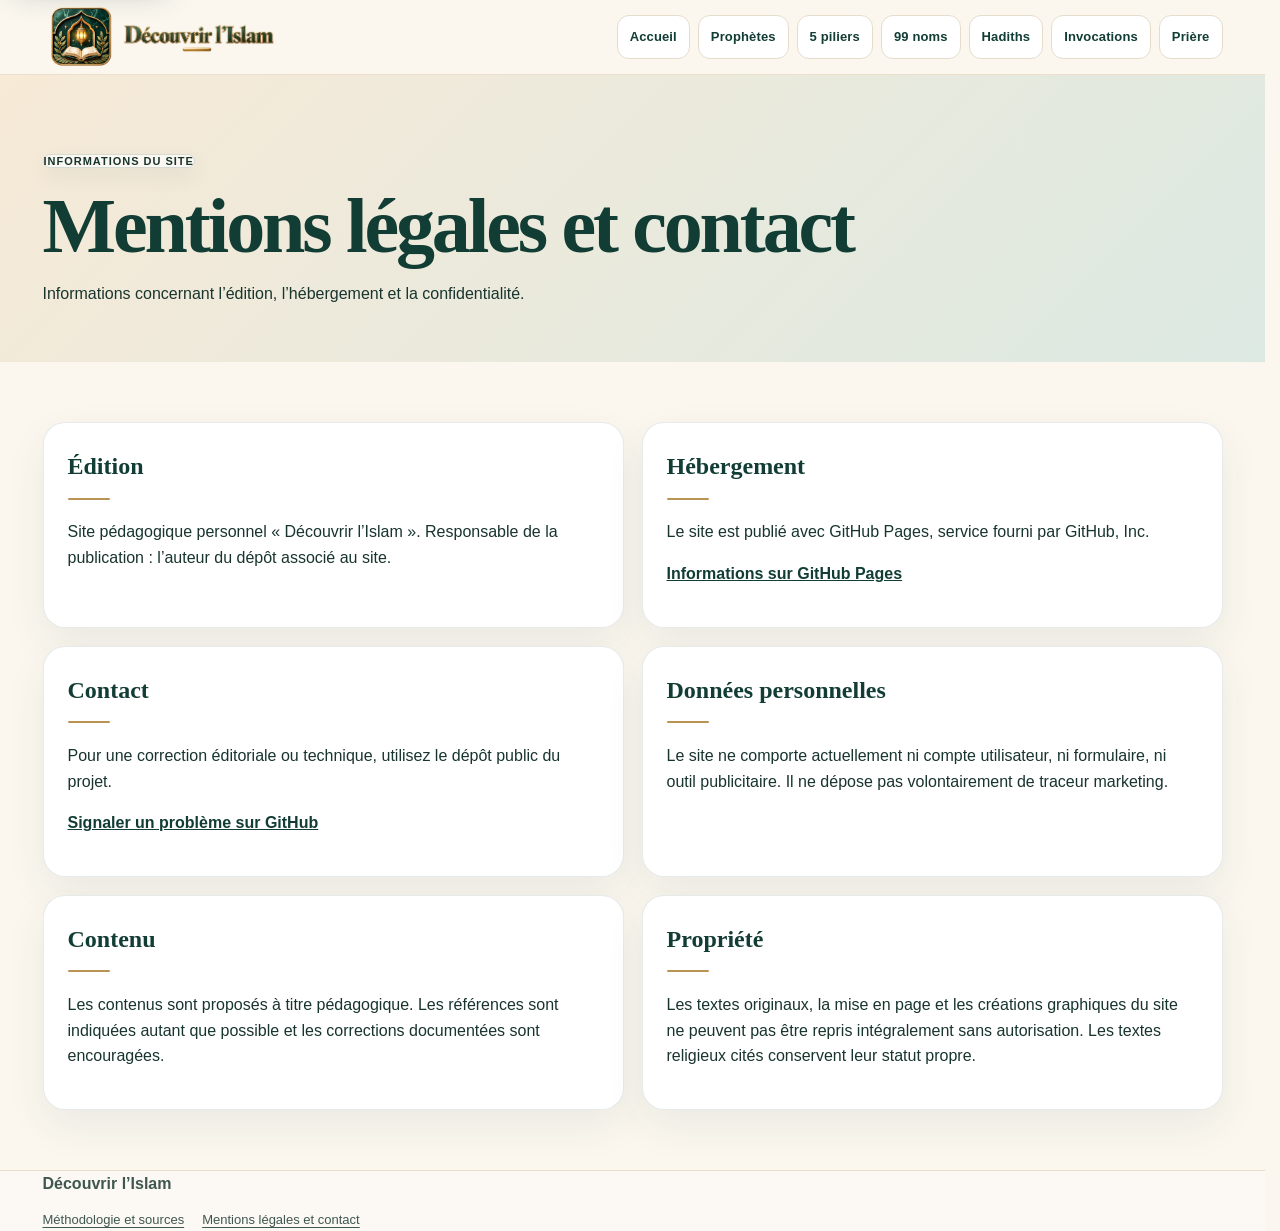
<file: mentions-legales.html>
<!doctype html>
<html lang="fr"><head><meta charset="utf-8"><meta name="viewport" content="width=device-width,initial-scale=1"><meta name="theme-color" content="#123d34"><title>Mentions légales et contact — Découvrir l’Islam</title><meta name="description" content="Informations légales, hébergement, confidentialité et contact du site Découvrir l’Islam."><link rel="canonical" href="https://luluao9295-sys.github.io/D-couvrir-l-Islam-/mentions-legales.html"><link rel="icon" href="favicon.svg" type="image/svg+xml"><link rel="manifest" href="site.webmanifest"><link rel="stylesheet" href="theme.css?v=13"><link rel="stylesheet" href="visuals.css?v=13"><link rel="stylesheet" href="polish.css?v=18"><link rel="stylesheet" href="uniform-ui.css?v=6"><style>.info-hero{padding:72px 0 40px;background:linear-gradient(135deg,#f7ead7,#dce9e2)}.info-hero h1{font:700 clamp(38px,7vw,70px)/1 Georgia,serif;color:#123d34;margin:14px 0}.info-grid{display:grid;grid-template-columns:repeat(2,minmax(0,1fr));gap:18px}.info-card{background:#fff;border:1px solid rgba(18,61,52,.1);border-radius:22px;padding:24px;box-shadow:0 16px 42px rgba(18,61,52,.07)}.info-card h2{margin-top:0;color:#123d34;font-family:Georgia,serif}.info-card a{color:#123d34;font-weight:800}@media(max-width:720px){.info-grid{grid-template-columns:1fr}.info-hero{padding:52px 0 30px}}</style><script type="application/ld+json">{"@context":"https://schema.org","@graph":[{"@type":"WebSite","@id":"https://luluao9295-sys.github.io/D-couvrir-l-Islam-/#website","name":"Découvrir l’Islam","url":"https://luluao9295-sys.github.io/D-couvrir-l-Islam-/","inLanguage":"fr"},{"@type":"WebPage","@id":"https://luluao9295-sys.github.io/D-couvrir-l-Islam-/mentions-legales.html#webpage","name":"Mentions légales et contact","description":"Informations légales, hébergement, confidentialité et contact du site Découvrir l’Islam.","url":"https://luluao9295-sys.github.io/D-couvrir-l-Islam-/mentions-legales.html","inLanguage":"fr","isPartOf":{"@id":"https://luluao9295-sys.github.io/D-couvrir-l-Islam-/#website"}},{"@type":"BreadcrumbList","itemListElement":[{"@type":"ListItem","position":1,"name":"Accueil","item":"https://luluao9295-sys.github.io/D-couvrir-l-Islam-/"},{"@type":"ListItem","position":2,"name":"Mentions légales et contact","item":"https://luluao9295-sys.github.io/D-couvrir-l-Islam-/mentions-legales.html"}]}]}</script><meta name="referrer" content="strict-origin-when-cross-origin"><meta property="og:type" content="website"><meta property="og:locale" content="fr_FR"><meta property="og:site_name" content="Découvrir l’Islam"><meta property="og:title" content="Mentions légales et contact — Découvrir l’Islam"><meta property="og:description" content="Informations légales, hébergement, confidentialité et contact du site Découvrir l’Islam."><meta property="og:url" content="https://luluao9295-sys.github.io/D-couvrir-l-Islam-/mentions-legales.html"><meta property="og:image" content="https://luluao9295-sys.github.io/D-couvrir-l-Islam-/og-share.svg"><meta property="og:image:width" content="1200"><meta property="og:image:height" content="630"><meta name="twitter:card" content="summary_large_image"></head><body data-page="mentions"><a class="skip-link" href="#contenu">Aller au contenu</a><header class="header"><div class="container nav"><a class="brand" href="index.html">Découvrir l’Islam</a><button class="mobile-menu-btn" type="button" aria-label="Ouvrir le menu" aria-expanded="false" aria-controls="mobileNav"><span class="burger-lines" aria-hidden="true"></span></button><nav id="mobileNav" class="links mobile-collapsible" aria-label="Navigation principale"><a href="index.html">Accueil</a><a href="prophetes.html">Prophètes</a><a href="piliers.html">5 piliers</a><a href="noms.html">99 noms</a><a href="hadiths.html">Hadiths</a><a href="invocations.html">Invocations</a><a href="priere.html">Prière</a></nav></div></header><section class="info-hero"><div class="container"><span class="eyebrow">Informations du site</span><h1>Mentions légales et contact</h1><p>Informations concernant l’édition, l’hébergement et la confidentialité.</p></div></section><main id="contenu" class="section"><div class="container info-grid"><article class="info-card"><h2>Édition</h2><p>Site pédagogique personnel « Découvrir l’Islam ». Responsable de la publication : l’auteur du dépôt associé au site.</p></article><article class="info-card"><h2>Hébergement</h2><p>Le site est publié avec GitHub Pages, service fourni par GitHub, Inc.</p><p><a href="https://docs.github.com/fr/pages">Informations sur GitHub Pages</a></p></article><article class="info-card"><h2>Contact</h2><p>Pour une correction éditoriale ou technique, utilisez le dépôt public du projet.</p><p><a href="https://github.com/luluao9295-sys/D-couvrir-l-Islam-/issues">Signaler un problème sur GitHub</a></p></article><article class="info-card"><h2>Données personnelles</h2><p>Le site ne comporte actuellement ni compte utilisateur, ni formulaire, ni outil publicitaire. Il ne dépose pas volontairement de traceur marketing.</p></article><article class="info-card"><h2>Contenu</h2><p>Les contenus sont proposés à titre pédagogique. Les références sont indiquées autant que possible et les corrections documentées sont encouragées.</p></article><article class="info-card"><h2>Propriété</h2><p>Les textes originaux, la mise en page et les créations graphiques du site ne peuvent pas être repris intégralement sans autorisation. Les textes religieux cités conservent leur statut propre.</p></article></div></main><footer><div class="container"><strong>Découvrir l’Islam</strong><nav class="site-utility-links" aria-label="Informations du site"><a href="methodologie.html">Méthodologie et sources</a><a href="mentions-legales.html">Mentions légales et contact</a></nav></div></footer><script id="infoMobileMenuScript">(()=>{const btn=document.querySelector('.mobile-menu-btn'),nav=document.querySelector('.mobile-collapsible');if(!btn||!nav)return;const close=()=>{nav.classList.remove('open');btn.setAttribute('aria-expanded','false')};btn.addEventListener('click',()=>{const open=nav.classList.toggle('open');btn.setAttribute('aria-expanded',String(open))});nav.querySelectorAll('a').forEach(a=>a.addEventListener('click',close));document.addEventListener('keydown',e=>{if(e.key==='Escape')close()});document.addEventListener('click',e=>{if(!nav.contains(e.target)&&!btn.contains(e.target))close()})})();</script></body></html>
</file>
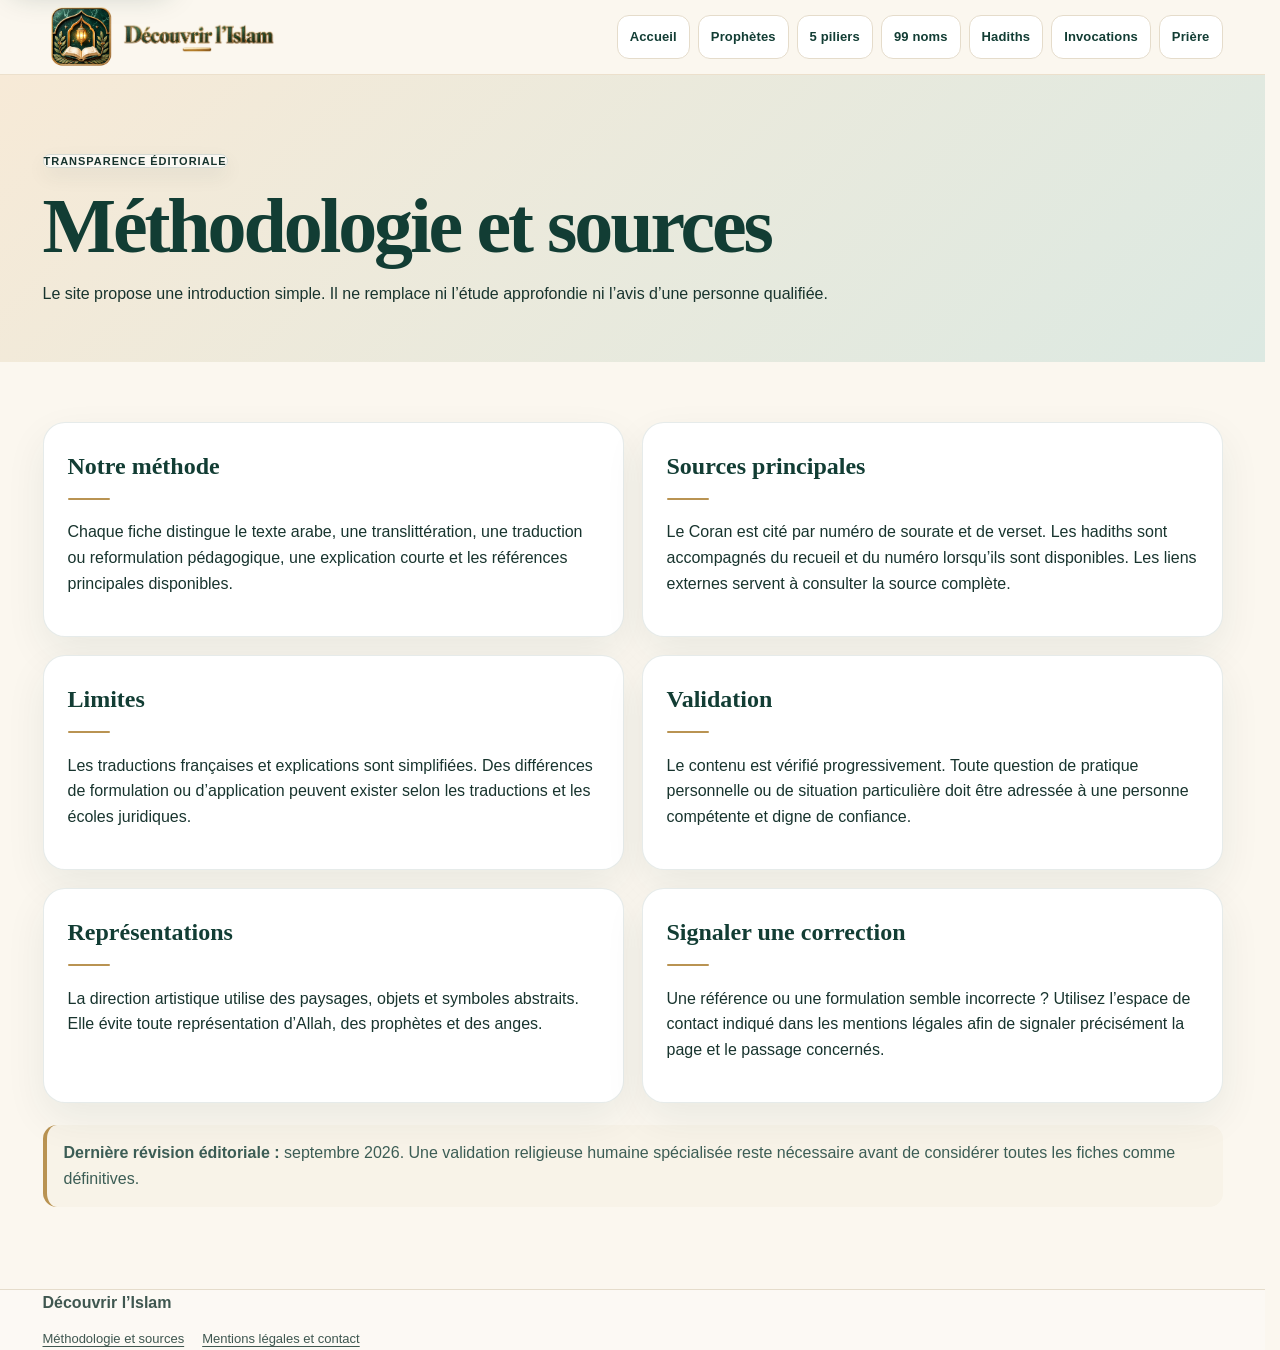
<file: methodologie.html>
<!doctype html>
<html lang="fr"><head><meta charset="utf-8"><meta name="viewport" content="width=device-width,initial-scale=1"><meta name="theme-color" content="#123d34"><title>Méthodologie et sources — Découvrir l’Islam</title><meta name="description" content="Comment les contenus pédagogiques et leurs sources sont présentés sur Découvrir l’Islam."><link rel="canonical" href="https://luluao9295-sys.github.io/D-couvrir-l-Islam-/methodologie.html"><link rel="icon" href="favicon.svg" type="image/svg+xml"><link rel="manifest" href="site.webmanifest"><link rel="stylesheet" href="theme.css?v=13"><link rel="stylesheet" href="visuals.css?v=13"><link rel="stylesheet" href="polish.css?v=18"><link rel="stylesheet" href="uniform-ui.css?v=6"><style>.info-hero{padding:72px 0 40px;background:linear-gradient(135deg,#f7ead7,#dce9e2)}.info-hero h1{font:700 clamp(38px,7vw,70px)/1 Georgia,serif;color:#123d34;margin:14px 0}.info-grid{display:grid;grid-template-columns:repeat(2,minmax(0,1fr));gap:18px}.info-card{background:#fff;border:1px solid rgba(18,61,52,.1);border-radius:22px;padding:24px;box-shadow:0 16px 42px rgba(18,61,52,.07)}.info-card h2{margin-top:0;color:#123d34;font-family:Georgia,serif}.info-card a{color:#123d34;font-weight:800}@media(max-width:720px){.info-grid{grid-template-columns:1fr}.info-hero{padding:52px 0 30px}}</style><script type="application/ld+json">{"@context":"https://schema.org","@graph":[{"@type":"WebSite","@id":"https://luluao9295-sys.github.io/D-couvrir-l-Islam-/#website","name":"Découvrir l’Islam","url":"https://luluao9295-sys.github.io/D-couvrir-l-Islam-/","inLanguage":"fr"},{"@type":"WebPage","@id":"https://luluao9295-sys.github.io/D-couvrir-l-Islam-/methodologie.html#webpage","name":"Méthodologie et sources","description":"Comment les contenus pédagogiques et leurs sources sont présentés sur Découvrir l’Islam.","url":"https://luluao9295-sys.github.io/D-couvrir-l-Islam-/methodologie.html","inLanguage":"fr","isPartOf":{"@id":"https://luluao9295-sys.github.io/D-couvrir-l-Islam-/#website"}},{"@type":"BreadcrumbList","itemListElement":[{"@type":"ListItem","position":1,"name":"Accueil","item":"https://luluao9295-sys.github.io/D-couvrir-l-Islam-/"},{"@type":"ListItem","position":2,"name":"Méthodologie et sources","item":"https://luluao9295-sys.github.io/D-couvrir-l-Islam-/methodologie.html"}]}]}</script><meta name="referrer" content="strict-origin-when-cross-origin"><meta property="og:type" content="website"><meta property="og:locale" content="fr_FR"><meta property="og:site_name" content="Découvrir l’Islam"><meta property="og:title" content="Méthodologie et sources — Découvrir l’Islam"><meta property="og:description" content="Comment les contenus pédagogiques et leurs sources sont présentés sur Découvrir l’Islam."><meta property="og:url" content="https://luluao9295-sys.github.io/D-couvrir-l-Islam-/methodologie.html"><meta property="og:image" content="https://luluao9295-sys.github.io/D-couvrir-l-Islam-/og-share.svg"><meta property="og:image:width" content="1200"><meta property="og:image:height" content="630"><meta name="twitter:card" content="summary_large_image"></head><body data-page="methodologie"><a class="skip-link" href="#contenu">Aller au contenu</a><header class="header"><div class="container nav"><a class="brand" href="index.html">Découvrir l’Islam</a><button class="mobile-menu-btn" type="button" aria-label="Ouvrir le menu" aria-expanded="false" aria-controls="mobileNav"><span class="burger-lines" aria-hidden="true"></span></button><nav id="mobileNav" class="links mobile-collapsible" aria-label="Navigation principale"><a href="index.html">Accueil</a><a href="prophetes.html">Prophètes</a><a href="piliers.html">5 piliers</a><a href="noms.html">99 noms</a><a href="hadiths.html">Hadiths</a><a href="invocations.html">Invocations</a><a href="priere.html">Prière</a></nav></div></header><section class="info-hero"><div class="container"><span class="eyebrow">Transparence éditoriale</span><h1>Méthodologie et sources</h1><p>Le site propose une introduction simple. Il ne remplace ni l’étude approfondie ni l’avis d’une personne qualifiée.</p></div></section><main id="contenu" class="section"><div class="container info-grid"><article class="info-card"><h2>Notre méthode</h2><p>Chaque fiche distingue le texte arabe, une translittération, une traduction ou reformulation pédagogique, une explication courte et les références principales disponibles.</p></article><article class="info-card"><h2>Sources principales</h2><p>Le Coran est cité par numéro de sourate et de verset. Les hadiths sont accompagnés du recueil et du numéro lorsqu’ils sont disponibles. Les liens externes servent à consulter la source complète.</p></article><article class="info-card"><h2>Limites</h2><p>Les traductions françaises et explications sont simplifiées. Des différences de formulation ou d’application peuvent exister selon les traductions et les écoles juridiques.</p></article><article class="info-card"><h2>Validation</h2><p>Le contenu est vérifié progressivement. Toute question de pratique personnelle ou de situation particulière doit être adressée à une personne compétente et digne de confiance.</p></article><article class="info-card"><h2>Représentations</h2><p>La direction artistique utilise des paysages, objets et symboles abstraits. Elle évite toute représentation d’Allah, des prophètes et des anges.</p></article><article class="info-card"><h2>Signaler une correction</h2><p>Une référence ou une formulation semble incorrecte ? Utilisez l’espace de contact indiqué dans les mentions légales afin de signaler précisément la page et le passage concernés.</p></article></div><div class="container"><p class="religious-review-note"><strong>Dernière révision éditoriale :</strong> septembre 2026. Une validation religieuse humaine spécialisée reste nécessaire avant de considérer toutes les fiches comme définitives.</p></div></main><footer><div class="container"><strong>Découvrir l’Islam</strong><nav class="site-utility-links" aria-label="Informations du site"><a href="methodologie.html">Méthodologie et sources</a><a href="mentions-legales.html">Mentions légales et contact</a></nav></div></footer><script id="infoMobileMenuScript">(()=>{const btn=document.querySelector('.mobile-menu-btn'),nav=document.querySelector('.mobile-collapsible');if(!btn||!nav)return;const close=()=>{nav.classList.remove('open');btn.setAttribute('aria-expanded','false')};btn.addEventListener('click',()=>{const open=nav.classList.toggle('open');btn.setAttribute('aria-expanded',String(open))});nav.querySelectorAll('a').forEach(a=>a.addEventListener('click',close));document.addEventListener('keydown',e=>{if(e.key==='Escape')close()});document.addEventListener('click',e=>{if(!nav.contains(e.target)&&!btn.contains(e.target))close()})})();</script></body></html>
</file>
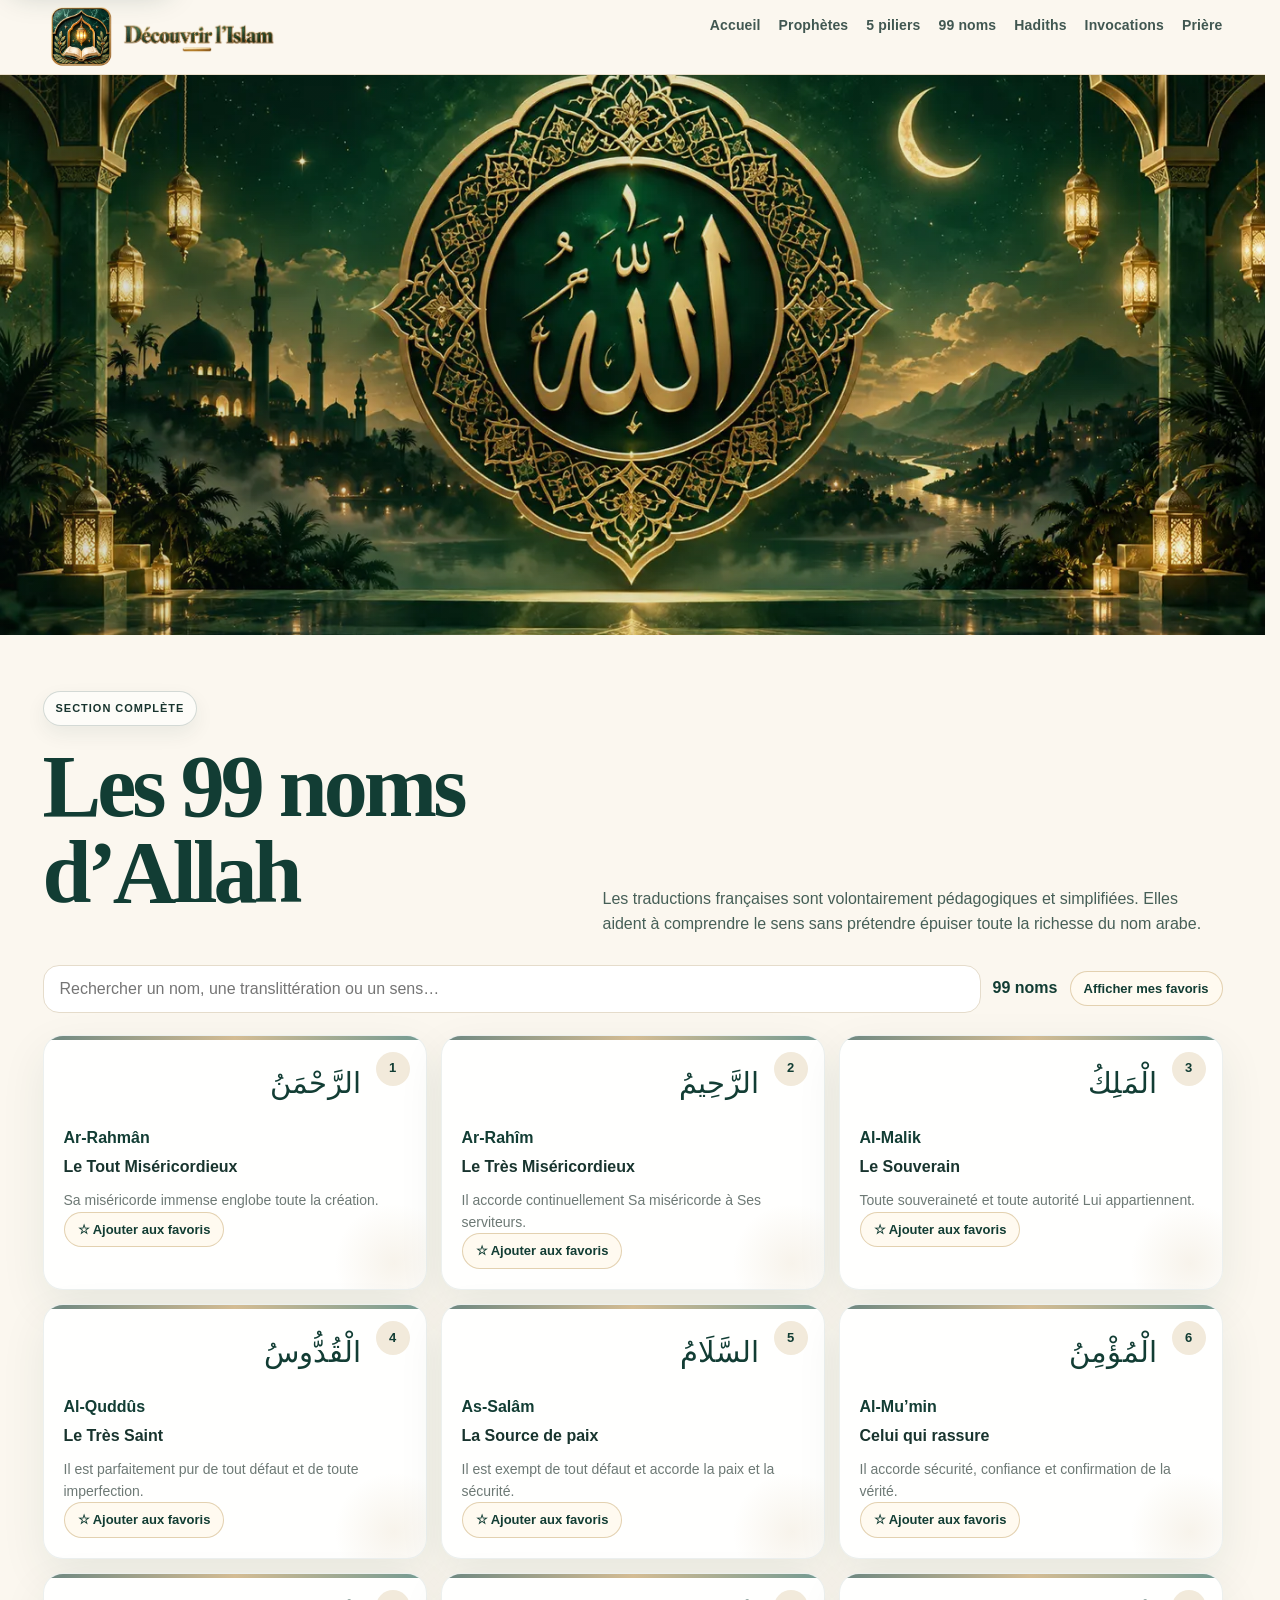
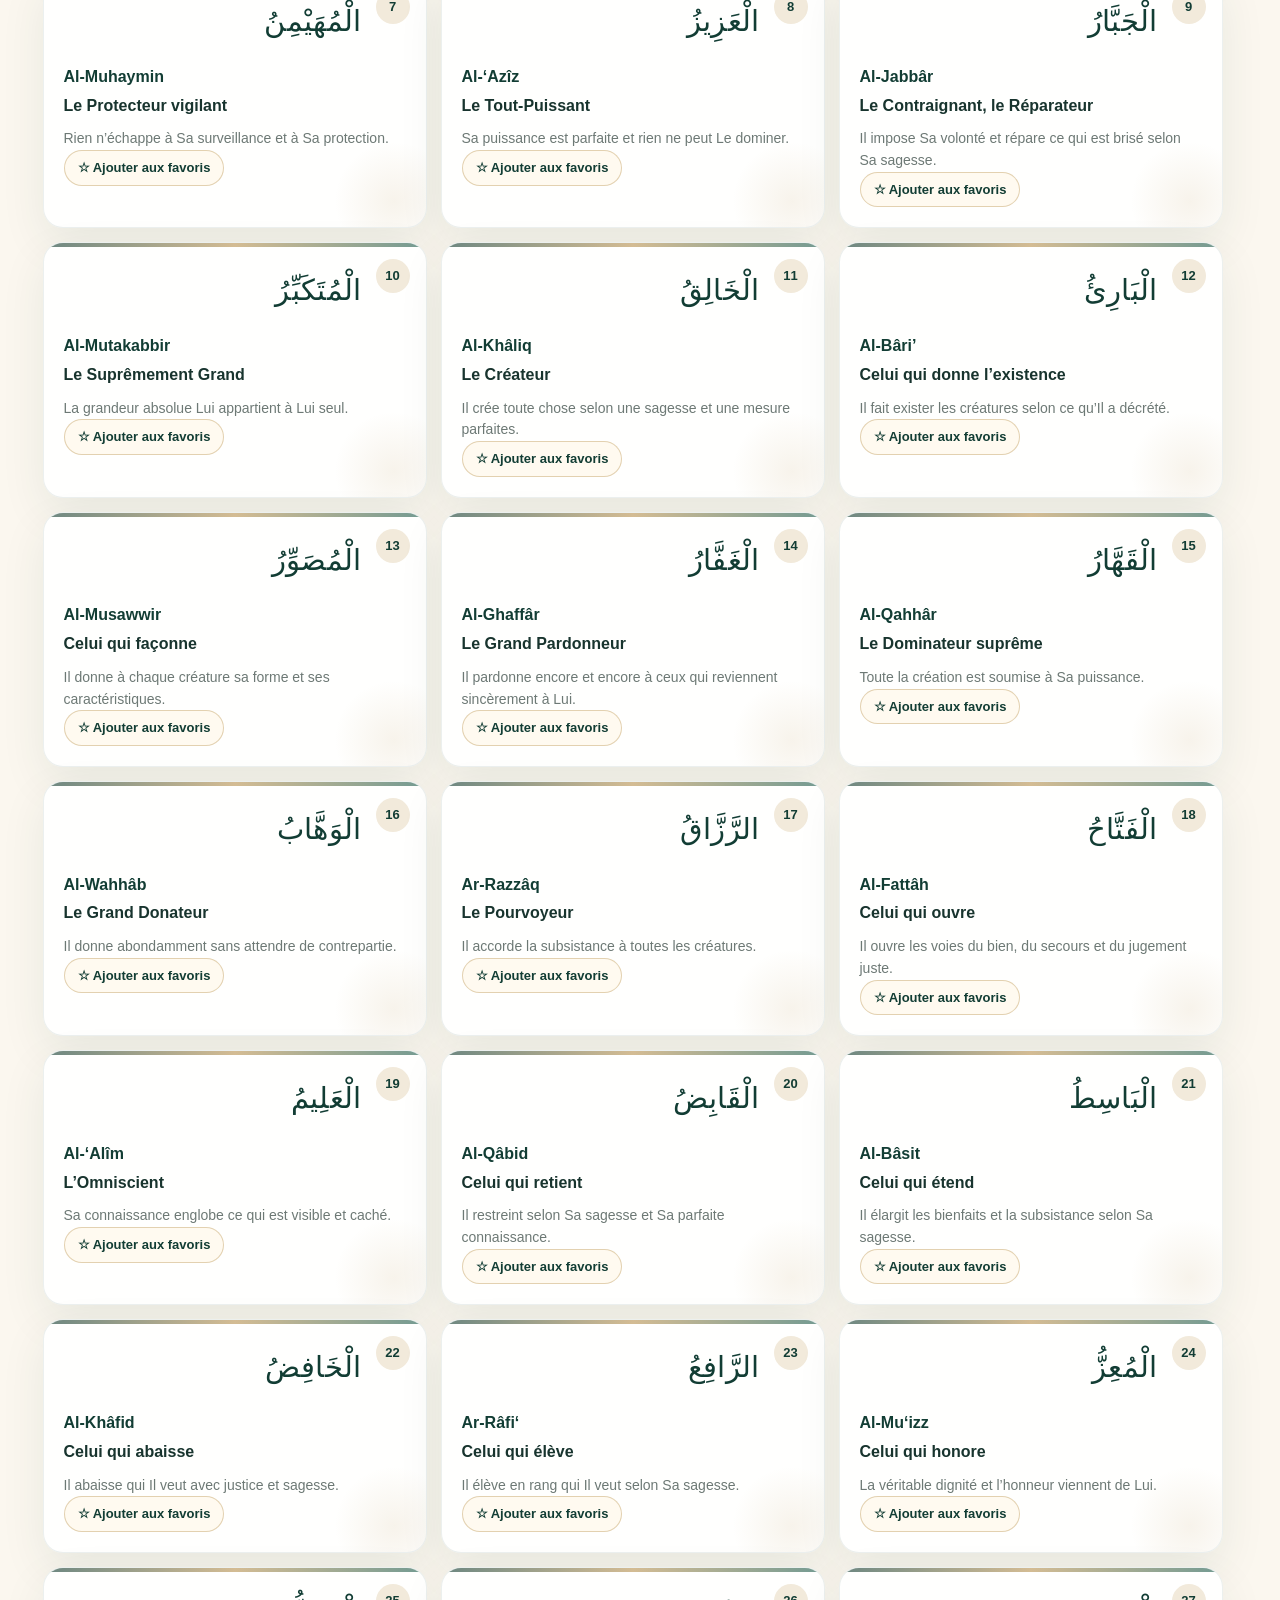
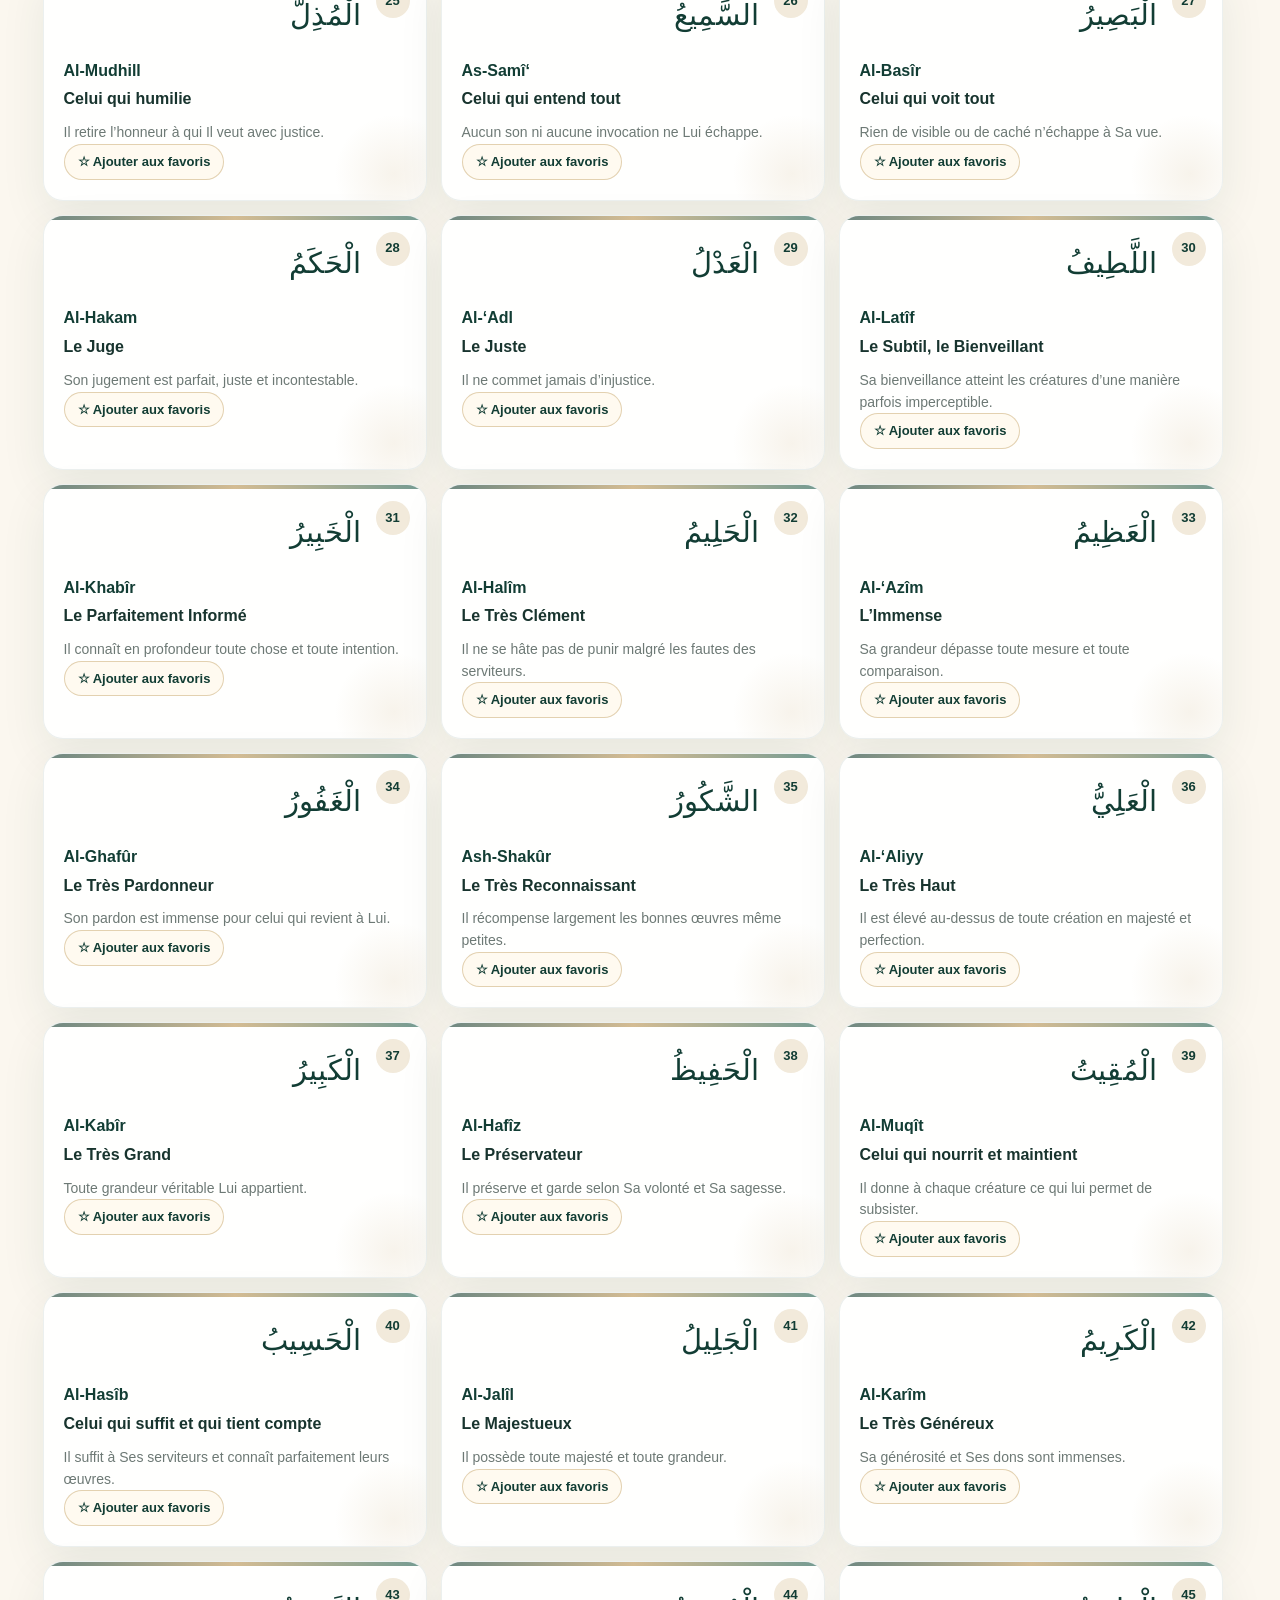
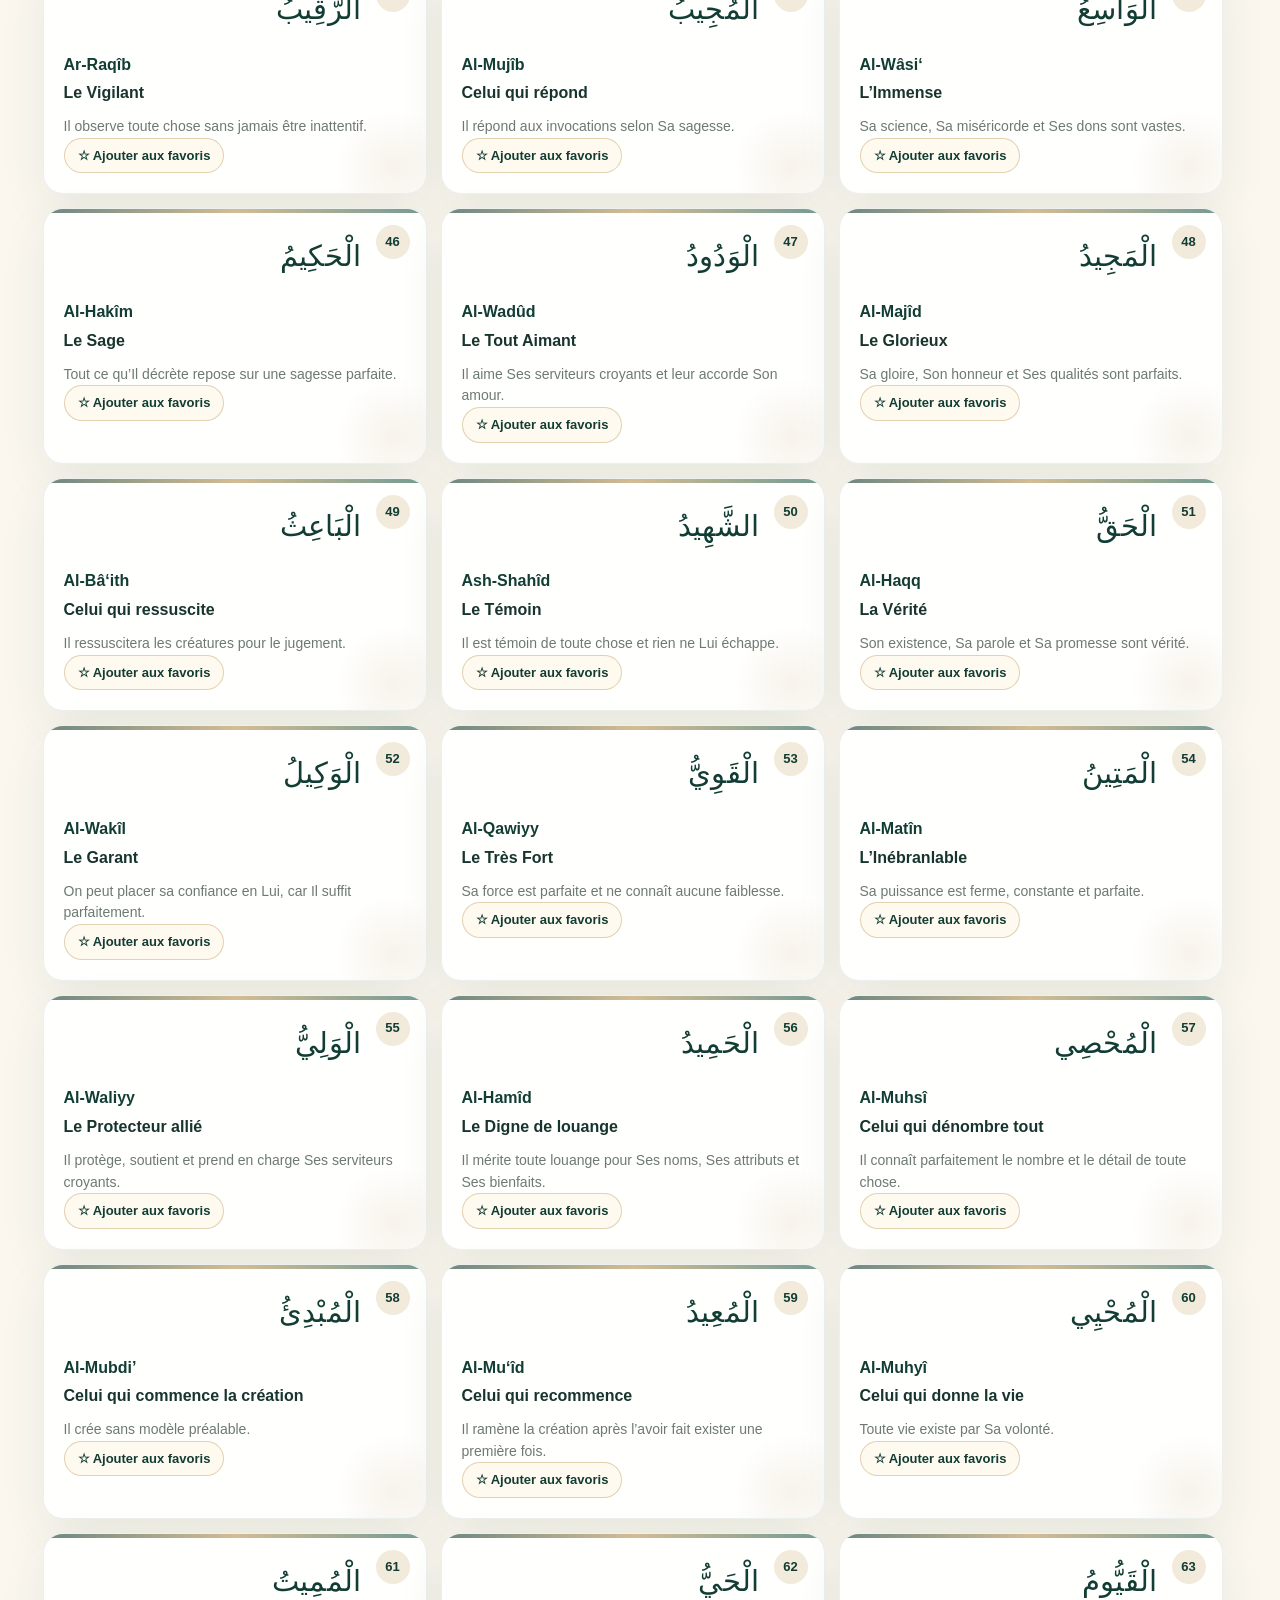
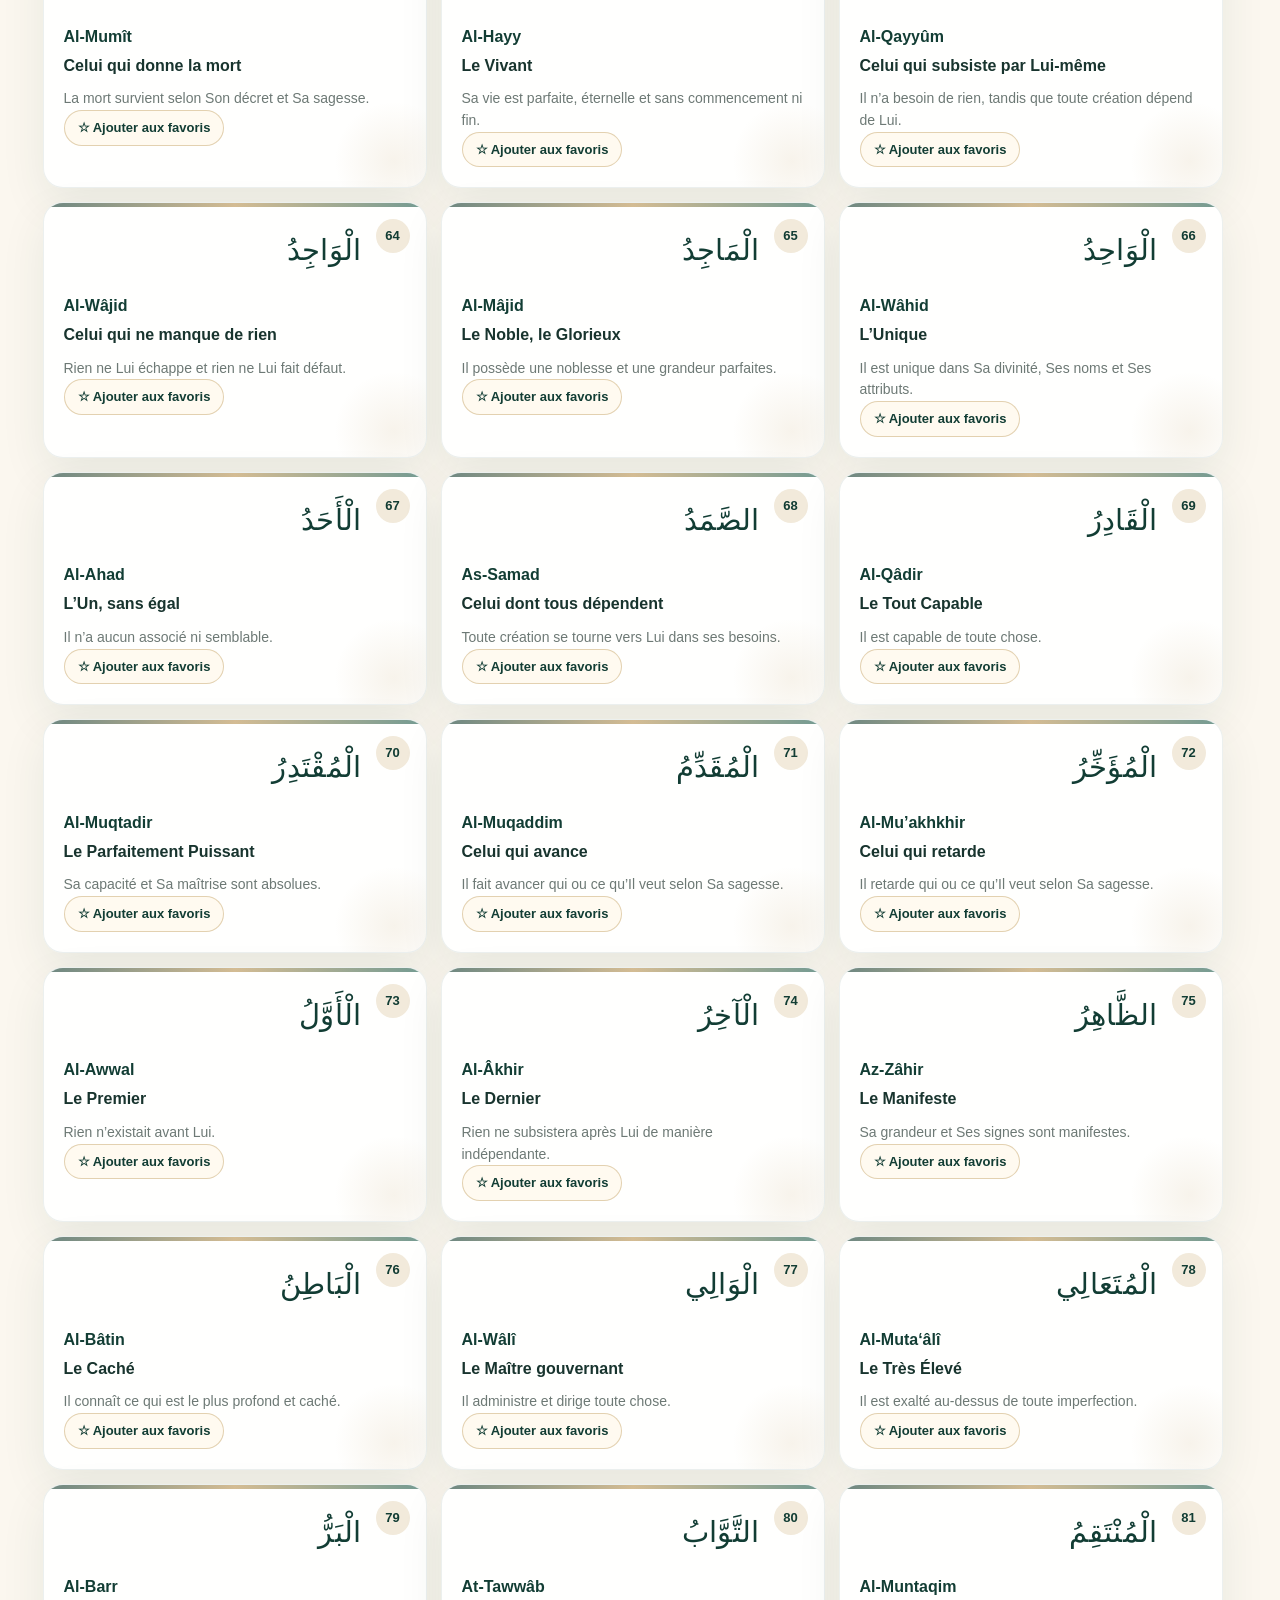
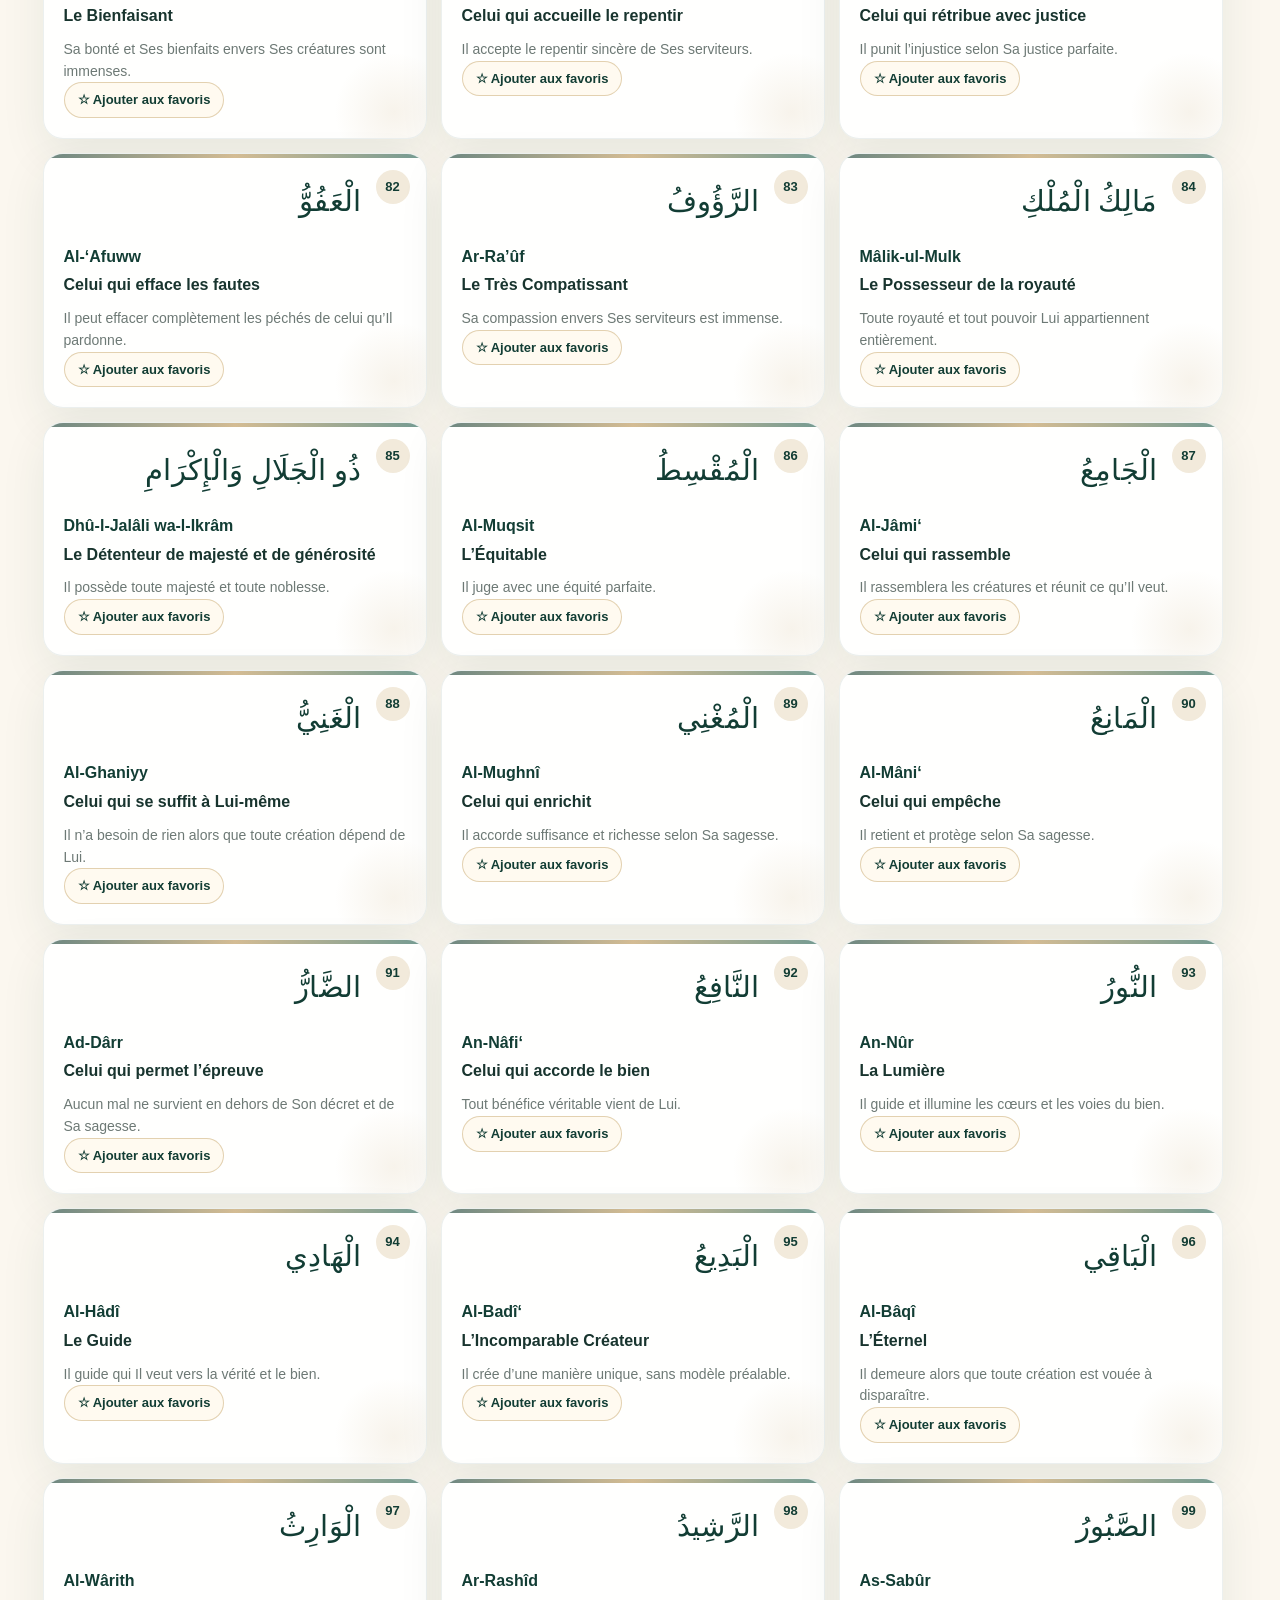
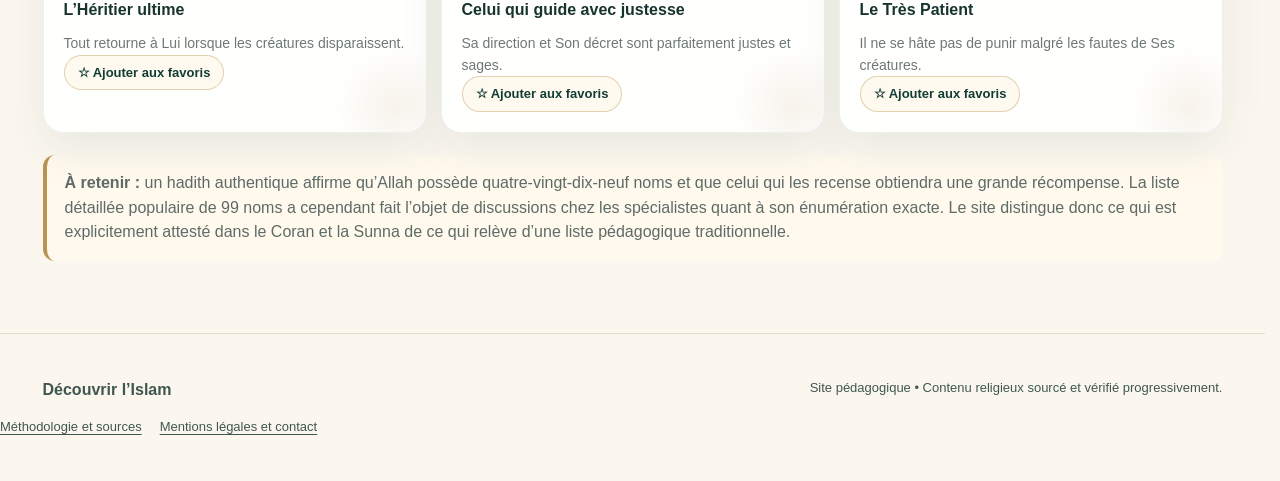
<file: noms.html>
<!doctype html>
<html lang="fr">
<head>
<meta charset="utf-8">
<meta name="viewport" content="width=device-width,initial-scale=1">
<meta name="theme-color" content="#123d34">
<title>Les 99 noms — Découvrir l’Islam</title>
<!-- SEO:site -->
<meta name="description" content="Découvrir les 99 noms d’Allah avec leur écriture arabe, leur translittération et une explication simple de leur sens.">
<link rel="canonical" href="https://luluao9295-sys.github.io/D-couvrir-l-Islam-/noms.html">
<link rel="icon" href="favicon.ico" sizes="any">
<link rel="icon" href="favicon.svg" type="image/svg+xml">
<link rel="manifest" href="site.webmanifest">
<meta property="og:type" content="website">
<meta property="og:locale" content="fr_FR">
<meta property="og:site_name" content="Découvrir l’Islam">
<meta property="og:title" content="Les 99 noms — Découvrir l’Islam">
<meta property="og:description" content="Découvrir les 99 noms d’Allah avec leur écriture arabe, leur translittération et une explication simple de leur sens.">
<meta property="og:url" content="https://luluao9295-sys.github.io/D-couvrir-l-Islam-/noms.html">
<meta property="og:image" content="https://luluao9295-sys.github.io/D-couvrir-l-Islam-/og-share.svg"><meta property="og:image:width" content="1200"><meta property="og:image:height" content="630">
<meta name="twitter:card" content="summary_large_image">
<meta name="twitter:title" content="Les 99 noms — Découvrir l’Islam">
<meta name="twitter:description" content="Découvrir les 99 noms d’Allah avec leur écriture arabe, leur translittération et une explication simple de leur sens.">
<meta name="twitter:image" content="https://luluao9295-sys.github.io/D-couvrir-l-Islam-/og-share.svg"><link rel="stylesheet" href="premium-generated.css?v=6"><link rel="stylesheet" href="visuals.css?v=14">
<style>
:root{--cream:#fbf7ef;--cream2:#f2eadb;--green:#123d34;--green2:#1c5c4f;--gold:#b99352;--ink:#18342e;--white:#fff;--line:#e5dccb;--shadow:0 18px 50px rgba(18,61,52,.10);--shadow-lg:0 28px 80px rgba(18,61,52,.14)}
*{box-sizing:border-box}html{scroll-behavior:smooth}body{margin:0;font-family:Inter,ui-sans-serif,-apple-system,BlinkMacSystemFont,"Segoe UI",sans-serif;background:var(--cream);color:var(--ink);line-height:1.55}a{color:inherit}.container{width:min(1180px,calc(100% - 32px));margin:auto}.site-header{position:sticky;top:0;z-index:50;background:rgba(251,247,239,.92);backdrop-filter:blur(18px);border-bottom:1px solid rgba(185,147,82,.22)}.nav-row{min-height:74px;display:flex;align-items:center;justify-content:space-between;gap:24px}.brand{font-family:Georgia,serif;font-weight:700;font-size:23px;text-decoration:none;color:var(--green)}.nav{display:flex;gap:18px;align-items:center;font-size:14px;font-weight:700}.nav a{text-decoration:none;opacity:.82}.nav a:hover{opacity:1;color:var(--green2)}.menu-btn{display:none;border:1px solid var(--line);background:white;border-radius:14px;padding:10px 12px;font-size:18px;color:var(--green)}
.hero{padding:78px 0 64px;background:radial-gradient(circle at 86% 14%,rgba(185,147,82,.28),transparent 24%),radial-gradient(circle at 68% 80%,rgba(28,92,79,.10),transparent 28%),linear-gradient(135deg,#f7ead8 0%,#dce9e2 100%)}.hero-grid{display:grid;grid-template-columns:minmax(0,1.25fr) minmax(300px,.75fr);gap:42px;align-items:center}.eyebrow{display:inline-flex;padding:8px 12px;border:1px solid rgba(18,61,52,.18);border-radius:999px;font-size:13px;font-weight:800;letter-spacing:.04em;text-transform:uppercase;background:rgba(255,255,255,.58)}h1,h2,h3{font-family:Georgia,serif;color:var(--green)}h1{font-size:clamp(50px,7.6vw,88px);line-height:.98;letter-spacing:-.045em;margin:18px 0 20px;max-width:900px}.hero p{font-size:clamp(18px,2vw,23px);max-width:720px;margin:0;color:#31574f}.hero-actions{display:flex;gap:12px;flex-wrap:wrap;margin-top:30px}.btn{display:inline-flex;align-items:center;justify-content:center;min-height:50px;padding:0 20px;border-radius:15px;font-weight:800;text-decoration:none;border:1px solid var(--green);transition:.2s ease}.btn:hover{transform:translateY(-2px)}.btn.primary{background:var(--green);color:white;box-shadow:0 12px 30px rgba(18,61,52,.18)}.btn.secondary{background:rgba(255,255,255,.66)}.hero-card{background:rgba(255,255,255,.78);border:1px solid rgba(18,61,52,.10);border-radius:30px;padding:28px;box-shadow:var(--shadow-lg);backdrop-filter:blur(10px)}.hero-card .mosque{font-size:74px;line-height:1;margin-bottom:18px}.hero-card h2{font-size:30px;margin:0 0 10px}.hero-card p{font-size:16px}.quick-list{display:grid;gap:10px;margin-top:20px}.quick-item{display:flex;gap:10px;align-items:center;background:#fff;border:1px solid var(--line);padding:11px 13px;border-radius:14px;font-size:14px;font-weight:800;color:var(--green)}
.stats{margin-top:-24px;position:relative;z-index:2}.stats-row{display:grid;grid-template-columns:repeat(4,1fr);gap:12px}.stat{background:#fff;border:1px solid rgba(18,61,52,.09);border-radius:18px;padding:18px;text-align:center;box-shadow:var(--shadow)}.stat strong{display:block;font:700 28px Georgia,serif;color:var(--green)}.stat span{font-size:13px;color:#6b7a76;font-weight:700}
.section{padding:72px 0}.section.alt{background:#f7f0e4}.section-head{display:flex;justify-content:space-between;align-items:end;gap:20px;margin-bottom:28px}.section-head h2{font-size:clamp(34px,5vw,56px);margin:0}.section-head p{max-width:620px;margin:0;color:#5f746e}.grid{display:grid;grid-template-columns:repeat(3,1fr);gap:18px}.card{background:#fff;border:1px solid rgba(18,61,52,.08);border-radius:24px;padding:24px;box-shadow:var(--shadow)}.card h3{margin:0 0 10px;font-size:24px}.card p{margin:0;color:#60716d}.topic-card{text-decoration:none;transition:.2s ease;position:relative;overflow:hidden}.topic-card:after{content:'→';position:absolute;right:22px;bottom:18px;font-size:22px;color:var(--gold);font-weight:900;transition:.2s ease}.topic-card:hover{transform:translateY(-4px);border-color:rgba(185,147,82,.5);box-shadow:0 24px 60px rgba(18,61,52,.13)}.topic-card:hover:after{transform:translateX(4px)}.topic-icon{width:52px;height:52px;border-radius:16px;display:grid;place-items:center;background:linear-gradient(135deg,#f3eadb,#e3eee8);margin-bottom:18px;font-size:25px}.topic-label{display:inline-flex;margin-bottom:10px;font-size:11px;font-weight:900;text-transform:uppercase;letter-spacing:.07em;color:var(--gold)}
.path{display:grid;grid-template-columns:repeat(3,1fr);gap:18px}.path-card{background:#fff;border:1px solid rgba(18,61,52,.09);border-radius:24px;padding:24px}.path-card .step{width:40px;height:40px;border-radius:50%;display:grid;place-items:center;background:var(--green);color:#fff;font-weight:900;margin-bottom:16px}.path-card h3{margin:0 0 8px;font-size:24px}.path-card p{margin:0 0 16px;color:#60716d}.path-card a{font-weight:900;color:var(--green2);text-decoration:none}
.names-tools{display:flex;gap:12px;flex-wrap:wrap;align-items:center;margin-bottom:22px}.search{flex:1;min-width:240px;border:1px solid var(--line);background:white;border-radius:16px;padding:14px 16px;font-size:16px;color:var(--ink);outline:none}.search:focus{border-color:var(--gold);box-shadow:0 0 0 4px rgba(185,147,82,.12)}.counter{font-weight:800;color:var(--green)}.names-grid{display:grid;grid-template-columns:repeat(3,1fr);gap:14px}.name-card{background:white;border:1px solid rgba(18,61,52,.09);border-radius:20px;padding:20px;min-height:190px;position:relative}.num{position:absolute;top:16px;right:16px;width:34px;height:34px;display:grid;place-items:center;border-radius:50%;background:#f2eadb;color:var(--green);font-weight:800;font-size:13px}.arabic{font-size:30px;line-height:1.4;text-align:right;padding-right:44px;color:var(--green);font-family:"Geeza Pro","Noto Naskh Arabic",serif}.translit{font-weight:900;margin-top:16px;color:var(--green)}.meaning{font-weight:700;margin-top:4px}.explain{font-size:14px;color:#6d7975;margin-top:10px}.note{margin-top:22px;border-left:4px solid var(--gold);background:#fff9ee;border-radius:12px;padding:16px 18px;color:#5f6b67}.final-cta{background:linear-gradient(135deg,var(--green),#215d50);color:#fff;border-radius:30px;padding:36px;display:flex;justify-content:space-between;gap:24px;align-items:center;box-shadow:var(--shadow-lg)}.final-cta h2{color:#fff;margin:0 0 8px}.final-cta p{margin:0;color:#dfece7;max-width:680px}.final-cta .btn{border-color:#fff;background:#fff;color:var(--green);white-space:nowrap}.mini{font-size:13px;color:#74817d}footer{padding:44px 0;border-top:1px solid var(--line);color:#6b7a76}.footer-row{display:flex;justify-content:space-between;gap:20px;flex-wrap:wrap}
@media(max-width:980px){.nav{display:none;position:absolute;top:74px;left:16px;right:16px;background:white;padding:18px;border-radius:18px;box-shadow:var(--shadow);flex-direction:column;align-items:flex-start}.nav.open{display:flex}.menu-btn{display:block}.hero-grid{grid-template-columns:1fr}.hero-card{max-width:650px}.grid,.names-grid,.path{grid-template-columns:repeat(2,1fr)}.stats-row{grid-template-columns:repeat(2,1fr)}}
@media(max-width:640px){.container{width:min(100% - 22px,1180px)}.hero{padding:58px 0 50px}.section{padding:54px 0}.section-head{display:block}.section-head p{margin-top:10px}.grid,.names-grid,.path,.stats-row{grid-template-columns:1fr}.name-card{min-height:auto}.hero-actions{display:grid}.btn{width:100%}.hero-card{padding:22px;border-radius:24px}.final-cta{display:block;padding:26px}.final-cta .btn{margin-top:20px}.stats{margin-top:-10px}}
</style>
<link rel="stylesheet" href="polish.css?v=18">
<link rel="stylesheet" href="uniform-ui.css?v=9">
<script type="application/ld+json">{"@context":"https://schema.org","@graph":[{"@type":"WebSite","@id":"https://luluao9295-sys.github.io/D-couvrir-l-Islam-/#website","name":"Découvrir l’Islam","url":"https://luluao9295-sys.github.io/D-couvrir-l-Islam-/","inLanguage":"fr"},{"@type":"WebPage","@id":"https://luluao9295-sys.github.io/D-couvrir-l-Islam-/noms.html#webpage","name":"Les 99 noms","description":"Découvrir les 99 noms d’Allah avec leur écriture arabe, leur translittération et une explication simple de leur sens.","url":"https://luluao9295-sys.github.io/D-couvrir-l-Islam-/noms.html","inLanguage":"fr","isPartOf":{"@id":"https://luluao9295-sys.github.io/D-couvrir-l-Islam-/#website"}},{"@type":"BreadcrumbList","itemListElement":[{"@type":"ListItem","position":1,"name":"Accueil","item":"https://luluao9295-sys.github.io/D-couvrir-l-Islam-/"},{"@type":"ListItem","position":2,"name":"Les 99 noms","item":"https://luluao9295-sys.github.io/D-couvrir-l-Islam-/noms.html"}]}]}</script>
<meta name="referrer" content="strict-origin-when-cross-origin"><link rel="preload" as="image" href="assets/banner-99noms.webp" fetchpriority="high"></head>
<body data-page="noms"><a class="skip-link" href="#contenu">Aller au contenu</a>
<header class="site-header"><div class="container nav-row"><a class="brand" href="index.html">Découvrir l’Islam</a><button class="menu-btn" id="menuBtn" aria-label="Ouvrir le menu" aria-expanded="false"><span class="burger-lines" aria-hidden="true"></span></button><nav class="nav" id="mainNav"><a href="index.html">Accueil</a><a href="prophetes.html">Prophètes</a><a href="piliers.html">5 piliers</a><a class="active" href="noms.html" aria-current="page">99 noms</a><a href="hadiths.html">Hadiths</a><a href="invocations.html">Invocations</a><a href="priere.html">Prière</a></nav></div>
</header>
<main id="contenu"><section class="section" id="noms"><div class="container"><div class="section-head"><div><span class="eyebrow"> Section complète</span><h1>Les 99 noms d’Allah</h1></div><p>Les traductions françaises sont volontairement pédagogiques et simplifiées. Elles aident à comprendre le sens sans prétendre épuiser toute la richesse du nom arabe.</p></div><div class="names-tools"><input id="nameSearch" class="search" type="search" aria-label="Rechercher parmi les 99 noms" placeholder="Rechercher un nom, une translittération ou un sens…"><span class="counter" id="counter">99 noms</span></div><p class="empty-state" id="namesEmpty" hidden>Aucun nom ne correspond à cette recherche.</p><div class="names-grid" id="namesGrid">
<article class="name-card"><span class="num">1</span><div class="arabic" lang="ar" dir="rtl">الرَّحْمَنُ</div><div class="translit">Ar-Rahmân</div><div class="meaning">Le Tout Miséricordieux</div><div class="explain">Sa miséricorde immense englobe toute la création.</div></article>
<article class="name-card"><span class="num">2</span><div class="arabic" lang="ar" dir="rtl">الرَّحِيمُ</div><div class="translit">Ar-Rahîm</div><div class="meaning">Le Très Miséricordieux</div><div class="explain">Il accorde continuellement Sa miséricorde à Ses serviteurs.</div></article>
<article class="name-card"><span class="num">3</span><div class="arabic" lang="ar" dir="rtl">الْمَلِكُ</div><div class="translit">Al-Malik</div><div class="meaning">Le Souverain</div><div class="explain">Toute souveraineté et toute autorité Lui appartiennent.</div></article>
<article class="name-card"><span class="num">4</span><div class="arabic" lang="ar" dir="rtl">الْقُدُّوسُ</div><div class="translit">Al-Quddûs</div><div class="meaning">Le Très Saint</div><div class="explain">Il est parfaitement pur de tout défaut et de toute imperfection.</div></article>
<article class="name-card"><span class="num">5</span><div class="arabic" lang="ar" dir="rtl">السَّلَامُ</div><div class="translit">As-Salâm</div><div class="meaning">La Source de paix</div><div class="explain">Il est exempt de tout défaut et accorde la paix et la sécurité.</div></article>
<article class="name-card"><span class="num">6</span><div class="arabic" lang="ar" dir="rtl">الْمُؤْمِنُ</div><div class="translit">Al-Mu’min</div><div class="meaning">Celui qui rassure</div><div class="explain">Il accorde sécurité, confiance et confirmation de la vérité.</div></article>
<article class="name-card"><span class="num">7</span><div class="arabic" lang="ar" dir="rtl">الْمُهَيْمِنُ</div><div class="translit">Al-Muhaymin</div><div class="meaning">Le Protecteur vigilant</div><div class="explain">Rien n’échappe à Sa surveillance et à Sa protection.</div></article>
<article class="name-card"><span class="num">8</span><div class="arabic" lang="ar" dir="rtl">الْعَزِيزُ</div><div class="translit">Al-‘Azîz</div><div class="meaning">Le Tout-Puissant</div><div class="explain">Sa puissance est parfaite et rien ne peut Le dominer.</div></article>
<article class="name-card"><span class="num">9</span><div class="arabic" lang="ar" dir="rtl">الْجَبَّارُ</div><div class="translit">Al-Jabbâr</div><div class="meaning">Le Contraignant, le Réparateur</div><div class="explain">Il impose Sa volonté et répare ce qui est brisé selon Sa sagesse.</div></article>
<article class="name-card"><span class="num">10</span><div class="arabic" lang="ar" dir="rtl">الْمُتَكَبِّرُ</div><div class="translit">Al-Mutakabbir</div><div class="meaning">Le Suprêmement Grand</div><div class="explain">La grandeur absolue Lui appartient à Lui seul.</div></article>
<article class="name-card"><span class="num">11</span><div class="arabic" lang="ar" dir="rtl">الْخَالِقُ</div><div class="translit">Al-Khâliq</div><div class="meaning">Le Créateur</div><div class="explain">Il crée toute chose selon une sagesse et une mesure parfaites.</div></article>
<article class="name-card"><span class="num">12</span><div class="arabic" lang="ar" dir="rtl">الْبَارِئُ</div><div class="translit">Al-Bâri’</div><div class="meaning">Celui qui donne l’existence</div><div class="explain">Il fait exister les créatures selon ce qu’Il a décrété.</div></article>
<article class="name-card"><span class="num">13</span><div class="arabic" lang="ar" dir="rtl">الْمُصَوِّرُ</div><div class="translit">Al-Musawwir</div><div class="meaning">Celui qui façonne</div><div class="explain">Il donne à chaque créature sa forme et ses caractéristiques.</div></article>
<article class="name-card"><span class="num">14</span><div class="arabic" lang="ar" dir="rtl">الْغَفَّارُ</div><div class="translit">Al-Ghaffâr</div><div class="meaning">Le Grand Pardonneur</div><div class="explain">Il pardonne encore et encore à ceux qui reviennent sincèrement à Lui.</div></article>
<article class="name-card"><span class="num">15</span><div class="arabic" lang="ar" dir="rtl">الْقَهَّارُ</div><div class="translit">Al-Qahhâr</div><div class="meaning">Le Dominateur suprême</div><div class="explain">Toute la création est soumise à Sa puissance.</div></article>
<article class="name-card"><span class="num">16</span><div class="arabic" lang="ar" dir="rtl">الْوَهَّابُ</div><div class="translit">Al-Wahhâb</div><div class="meaning">Le Grand Donateur</div><div class="explain">Il donne abondamment sans attendre de contrepartie.</div></article>
<article class="name-card"><span class="num">17</span><div class="arabic" lang="ar" dir="rtl">الرَّزَّاقُ</div><div class="translit">Ar-Razzâq</div><div class="meaning">Le Pourvoyeur</div><div class="explain">Il accorde la subsistance à toutes les créatures.</div></article>
<article class="name-card"><span class="num">18</span><div class="arabic" lang="ar" dir="rtl">الْفَتَّاحُ</div><div class="translit">Al-Fattâh</div><div class="meaning">Celui qui ouvre</div><div class="explain">Il ouvre les voies du bien, du secours et du jugement juste.</div></article>
<article class="name-card"><span class="num">19</span><div class="arabic" lang="ar" dir="rtl">الْعَلِيمُ</div><div class="translit">Al-‘Alîm</div><div class="meaning">L’Omniscient</div><div class="explain">Sa connaissance englobe ce qui est visible et caché.</div></article>
<article class="name-card"><span class="num">20</span><div class="arabic" lang="ar" dir="rtl">الْقَابِضُ</div><div class="translit">Al-Qâbid</div><div class="meaning">Celui qui retient</div><div class="explain">Il restreint selon Sa sagesse et Sa parfaite connaissance.</div></article>
<article class="name-card"><span class="num">21</span><div class="arabic" lang="ar" dir="rtl">الْبَاسِطُ</div><div class="translit">Al-Bâsit</div><div class="meaning">Celui qui étend</div><div class="explain">Il élargit les bienfaits et la subsistance selon Sa sagesse.</div></article>
<article class="name-card"><span class="num">22</span><div class="arabic" lang="ar" dir="rtl">الْخَافِضُ</div><div class="translit">Al-Khâfid</div><div class="meaning">Celui qui abaisse</div><div class="explain">Il abaisse qui Il veut avec justice et sagesse.</div></article>
<article class="name-card"><span class="num">23</span><div class="arabic" lang="ar" dir="rtl">الرَّافِعُ</div><div class="translit">Ar-Râfi‘</div><div class="meaning">Celui qui élève</div><div class="explain">Il élève en rang qui Il veut selon Sa sagesse.</div></article>
<article class="name-card"><span class="num">24</span><div class="arabic" lang="ar" dir="rtl">الْمُعِزُّ</div><div class="translit">Al-Mu‘izz</div><div class="meaning">Celui qui honore</div><div class="explain">La véritable dignité et l’honneur viennent de Lui.</div></article>
<article class="name-card"><span class="num">25</span><div class="arabic" lang="ar" dir="rtl">الْمُذِلُّ</div><div class="translit">Al-Mudhill</div><div class="meaning">Celui qui humilie</div><div class="explain">Il retire l’honneur à qui Il veut avec justice.</div></article>
<article class="name-card"><span class="num">26</span><div class="arabic" lang="ar" dir="rtl">السَّمِيعُ</div><div class="translit">As-Samî‘</div><div class="meaning">Celui qui entend tout</div><div class="explain">Aucun son ni aucune invocation ne Lui échappe.</div></article>
<article class="name-card"><span class="num">27</span><div class="arabic" lang="ar" dir="rtl">الْبَصِيرُ</div><div class="translit">Al-Basîr</div><div class="meaning">Celui qui voit tout</div><div class="explain">Rien de visible ou de caché n’échappe à Sa vue.</div></article>
<article class="name-card"><span class="num">28</span><div class="arabic" lang="ar" dir="rtl">الْحَكَمُ</div><div class="translit">Al-Hakam</div><div class="meaning">Le Juge</div><div class="explain">Son jugement est parfait, juste et incontestable.</div></article>
<article class="name-card"><span class="num">29</span><div class="arabic" lang="ar" dir="rtl">الْعَدْلُ</div><div class="translit">Al-‘Adl</div><div class="meaning">Le Juste</div><div class="explain">Il ne commet jamais d’injustice.</div></article>
<article class="name-card"><span class="num">30</span><div class="arabic" lang="ar" dir="rtl">اللَّطِيفُ</div><div class="translit">Al-Latîf</div><div class="meaning">Le Subtil, le Bienveillant</div><div class="explain">Sa bienveillance atteint les créatures d’une manière parfois imperceptible.</div></article>
<article class="name-card"><span class="num">31</span><div class="arabic" lang="ar" dir="rtl">الْخَبِيرُ</div><div class="translit">Al-Khabîr</div><div class="meaning">Le Parfaitement Informé</div><div class="explain">Il connaît en profondeur toute chose et toute intention.</div></article>
<article class="name-card"><span class="num">32</span><div class="arabic" lang="ar" dir="rtl">الْحَلِيمُ</div><div class="translit">Al-Halîm</div><div class="meaning">Le Très Clément</div><div class="explain">Il ne se hâte pas de punir malgré les fautes des serviteurs.</div></article>
<article class="name-card"><span class="num">33</span><div class="arabic" lang="ar" dir="rtl">الْعَظِيمُ</div><div class="translit">Al-‘Azîm</div><div class="meaning">L’Immense</div><div class="explain">Sa grandeur dépasse toute mesure et toute comparaison.</div></article>
<article class="name-card"><span class="num">34</span><div class="arabic" lang="ar" dir="rtl">الْغَفُورُ</div><div class="translit">Al-Ghafûr</div><div class="meaning">Le Très Pardonneur</div><div class="explain">Son pardon est immense pour celui qui revient à Lui.</div></article>
<article class="name-card"><span class="num">35</span><div class="arabic" lang="ar" dir="rtl">الشَّكُورُ</div><div class="translit">Ash-Shakûr</div><div class="meaning">Le Très Reconnaissant</div><div class="explain">Il récompense largement les bonnes œuvres même petites.</div></article>
<article class="name-card"><span class="num">36</span><div class="arabic" lang="ar" dir="rtl">الْعَلِيُّ</div><div class="translit">Al-‘Aliyy</div><div class="meaning">Le Très Haut</div><div class="explain">Il est élevé au-dessus de toute création en majesté et perfection.</div></article>
<article class="name-card"><span class="num">37</span><div class="arabic" lang="ar" dir="rtl">الْكَبِيرُ</div><div class="translit">Al-Kabîr</div><div class="meaning">Le Très Grand</div><div class="explain">Toute grandeur véritable Lui appartient.</div></article>
<article class="name-card"><span class="num">38</span><div class="arabic" lang="ar" dir="rtl">الْحَفِيظُ</div><div class="translit">Al-Hafîz</div><div class="meaning">Le Préservateur</div><div class="explain">Il préserve et garde selon Sa volonté et Sa sagesse.</div></article>
<article class="name-card"><span class="num">39</span><div class="arabic" lang="ar" dir="rtl">الْمُقِيتُ</div><div class="translit">Al-Muqît</div><div class="meaning">Celui qui nourrit et maintient</div><div class="explain">Il donne à chaque créature ce qui lui permet de subsister.</div></article>
<article class="name-card"><span class="num">40</span><div class="arabic" lang="ar" dir="rtl">الْحَسِيبُ</div><div class="translit">Al-Hasîb</div><div class="meaning">Celui qui suffit et qui tient compte</div><div class="explain">Il suffit à Ses serviteurs et connaît parfaitement leurs œuvres.</div></article>
<article class="name-card"><span class="num">41</span><div class="arabic" lang="ar" dir="rtl">الْجَلِيلُ</div><div class="translit">Al-Jalîl</div><div class="meaning">Le Majestueux</div><div class="explain">Il possède toute majesté et toute grandeur.</div></article>
<article class="name-card"><span class="num">42</span><div class="arabic" lang="ar" dir="rtl">الْكَرِيمُ</div><div class="translit">Al-Karîm</div><div class="meaning">Le Très Généreux</div><div class="explain">Sa générosité et Ses dons sont immenses.</div></article>
<article class="name-card"><span class="num">43</span><div class="arabic" lang="ar" dir="rtl">الرَّقِيبُ</div><div class="translit">Ar-Raqîb</div><div class="meaning">Le Vigilant</div><div class="explain">Il observe toute chose sans jamais être inattentif.</div></article>
<article class="name-card"><span class="num">44</span><div class="arabic" lang="ar" dir="rtl">الْمُجِيبُ</div><div class="translit">Al-Mujîb</div><div class="meaning">Celui qui répond</div><div class="explain">Il répond aux invocations selon Sa sagesse.</div></article>
<article class="name-card"><span class="num">45</span><div class="arabic" lang="ar" dir="rtl">الْوَاسِعُ</div><div class="translit">Al-Wâsi‘</div><div class="meaning">L’Immense</div><div class="explain">Sa science, Sa miséricorde et Ses dons sont vastes.</div></article>
<article class="name-card"><span class="num">46</span><div class="arabic" lang="ar" dir="rtl">الْحَكِيمُ</div><div class="translit">Al-Hakîm</div><div class="meaning">Le Sage</div><div class="explain">Tout ce qu’Il décrète repose sur une sagesse parfaite.</div></article>
<article class="name-card"><span class="num">47</span><div class="arabic" lang="ar" dir="rtl">الْوَدُودُ</div><div class="translit">Al-Wadûd</div><div class="meaning">Le Tout Aimant</div><div class="explain">Il aime Ses serviteurs croyants et leur accorde Son amour.</div></article>
<article class="name-card"><span class="num">48</span><div class="arabic" lang="ar" dir="rtl">الْمَجِيدُ</div><div class="translit">Al-Majîd</div><div class="meaning">Le Glorieux</div><div class="explain">Sa gloire, Son honneur et Ses qualités sont parfaits.</div></article>
<article class="name-card"><span class="num">49</span><div class="arabic" lang="ar" dir="rtl">الْبَاعِثُ</div><div class="translit">Al-Bâ‘ith</div><div class="meaning">Celui qui ressuscite</div><div class="explain">Il ressuscitera les créatures pour le jugement.</div></article>
<article class="name-card"><span class="num">50</span><div class="arabic" lang="ar" dir="rtl">الشَّهِيدُ</div><div class="translit">Ash-Shahîd</div><div class="meaning">Le Témoin</div><div class="explain">Il est témoin de toute chose et rien ne Lui échappe.</div></article>
<article class="name-card"><span class="num">51</span><div class="arabic" lang="ar" dir="rtl">الْحَقُّ</div><div class="translit">Al-Haqq</div><div class="meaning">La Vérité</div><div class="explain">Son existence, Sa parole et Sa promesse sont vérité.</div></article>
<article class="name-card"><span class="num">52</span><div class="arabic" lang="ar" dir="rtl">الْوَكِيلُ</div><div class="translit">Al-Wakîl</div><div class="meaning">Le Garant</div><div class="explain">On peut placer sa confiance en Lui, car Il suffit parfaitement.</div></article>
<article class="name-card"><span class="num">53</span><div class="arabic" lang="ar" dir="rtl">الْقَوِيُّ</div><div class="translit">Al-Qawiyy</div><div class="meaning">Le Très Fort</div><div class="explain">Sa force est parfaite et ne connaît aucune faiblesse.</div></article>
<article class="name-card"><span class="num">54</span><div class="arabic" lang="ar" dir="rtl">الْمَتِينُ</div><div class="translit">Al-Matîn</div><div class="meaning">L’Inébranlable</div><div class="explain">Sa puissance est ferme, constante et parfaite.</div></article>
<article class="name-card"><span class="num">55</span><div class="arabic" lang="ar" dir="rtl">الْوَلِيُّ</div><div class="translit">Al-Waliyy</div><div class="meaning">Le Protecteur allié</div><div class="explain">Il protège, soutient et prend en charge Ses serviteurs croyants.</div></article>
<article class="name-card"><span class="num">56</span><div class="arabic" lang="ar" dir="rtl">الْحَمِيدُ</div><div class="translit">Al-Hamîd</div><div class="meaning">Le Digne de louange</div><div class="explain">Il mérite toute louange pour Ses noms, Ses attributs et Ses bienfaits.</div></article>
<article class="name-card"><span class="num">57</span><div class="arabic" lang="ar" dir="rtl">الْمُحْصِي</div><div class="translit">Al-Muhsî</div><div class="meaning">Celui qui dénombre tout</div><div class="explain">Il connaît parfaitement le nombre et le détail de toute chose.</div></article>
<article class="name-card"><span class="num">58</span><div class="arabic" lang="ar" dir="rtl">الْمُبْدِئُ</div><div class="translit">Al-Mubdi’</div><div class="meaning">Celui qui commence la création</div><div class="explain">Il crée sans modèle préalable.</div></article>
<article class="name-card"><span class="num">59</span><div class="arabic" lang="ar" dir="rtl">الْمُعِيدُ</div><div class="translit">Al-Mu‘îd</div><div class="meaning">Celui qui recommence</div><div class="explain">Il ramène la création après l’avoir fait exister une première fois.</div></article>
<article class="name-card"><span class="num">60</span><div class="arabic" lang="ar" dir="rtl">الْمُحْيِي</div><div class="translit">Al-Muhyî</div><div class="meaning">Celui qui donne la vie</div><div class="explain">Toute vie existe par Sa volonté.</div></article>
<article class="name-card"><span class="num">61</span><div class="arabic" lang="ar" dir="rtl">الْمُمِيتُ</div><div class="translit">Al-Mumît</div><div class="meaning">Celui qui donne la mort</div><div class="explain">La mort survient selon Son décret et Sa sagesse.</div></article>
<article class="name-card"><span class="num">62</span><div class="arabic" lang="ar" dir="rtl">الْحَيُّ</div><div class="translit">Al-Hayy</div><div class="meaning">Le Vivant</div><div class="explain">Sa vie est parfaite, éternelle et sans commencement ni fin.</div></article>
<article class="name-card"><span class="num">63</span><div class="arabic" lang="ar" dir="rtl">الْقَيُّومُ</div><div class="translit">Al-Qayyûm</div><div class="meaning">Celui qui subsiste par Lui-même</div><div class="explain">Il n’a besoin de rien, tandis que toute création dépend de Lui.</div></article>
<article class="name-card"><span class="num">64</span><div class="arabic" lang="ar" dir="rtl">الْوَاجِدُ</div><div class="translit">Al-Wâjid</div><div class="meaning">Celui qui ne manque de rien</div><div class="explain">Rien ne Lui échappe et rien ne Lui fait défaut.</div></article>
<article class="name-card"><span class="num">65</span><div class="arabic" lang="ar" dir="rtl">الْمَاجِدُ</div><div class="translit">Al-Mâjid</div><div class="meaning">Le Noble, le Glorieux</div><div class="explain">Il possède une noblesse et une grandeur parfaites.</div></article>
<article class="name-card"><span class="num">66</span><div class="arabic" lang="ar" dir="rtl">الْوَاحِدُ</div><div class="translit">Al-Wâhid</div><div class="meaning">L’Unique</div><div class="explain">Il est unique dans Sa divinité, Ses noms et Ses attributs.</div></article>
<article class="name-card"><span class="num">67</span><div class="arabic" lang="ar" dir="rtl">الْأَحَدُ</div><div class="translit">Al-Ahad</div><div class="meaning">L’Un, sans égal</div><div class="explain">Il n’a aucun associé ni semblable.</div></article>
<article class="name-card"><span class="num">68</span><div class="arabic" lang="ar" dir="rtl">الصَّمَدُ</div><div class="translit">As-Samad</div><div class="meaning">Celui dont tous dépendent</div><div class="explain">Toute création se tourne vers Lui dans ses besoins.</div></article>
<article class="name-card"><span class="num">69</span><div class="arabic" lang="ar" dir="rtl">الْقَادِرُ</div><div class="translit">Al-Qâdir</div><div class="meaning">Le Tout Capable</div><div class="explain">Il est capable de toute chose.</div></article>
<article class="name-card"><span class="num">70</span><div class="arabic" lang="ar" dir="rtl">الْمُقْتَدِرُ</div><div class="translit">Al-Muqtadir</div><div class="meaning">Le Parfaitement Puissant</div><div class="explain">Sa capacité et Sa maîtrise sont absolues.</div></article>
<article class="name-card"><span class="num">71</span><div class="arabic" lang="ar" dir="rtl">الْمُقَدِّمُ</div><div class="translit">Al-Muqaddim</div><div class="meaning">Celui qui avance</div><div class="explain">Il fait avancer qui ou ce qu’Il veut selon Sa sagesse.</div></article>
<article class="name-card"><span class="num">72</span><div class="arabic" lang="ar" dir="rtl">الْمُؤَخِّرُ</div><div class="translit">Al-Mu’akhkhir</div><div class="meaning">Celui qui retarde</div><div class="explain">Il retarde qui ou ce qu’Il veut selon Sa sagesse.</div></article>
<article class="name-card"><span class="num">73</span><div class="arabic" lang="ar" dir="rtl">الْأَوَّلُ</div><div class="translit">Al-Awwal</div><div class="meaning">Le Premier</div><div class="explain">Rien n’existait avant Lui.</div></article>
<article class="name-card"><span class="num">74</span><div class="arabic" lang="ar" dir="rtl">الْآخِرُ</div><div class="translit">Al-Âkhir</div><div class="meaning">Le Dernier</div><div class="explain">Rien ne subsistera après Lui de manière indépendante.</div></article>
<article class="name-card"><span class="num">75</span><div class="arabic" lang="ar" dir="rtl">الظَّاهِرُ</div><div class="translit">Az-Zâhir</div><div class="meaning">Le Manifeste</div><div class="explain">Sa grandeur et Ses signes sont manifestes.</div></article>
<article class="name-card"><span class="num">76</span><div class="arabic" lang="ar" dir="rtl">الْبَاطِنُ</div><div class="translit">Al-Bâtin</div><div class="meaning">Le Caché</div><div class="explain">Il connaît ce qui est le plus profond et caché.</div></article>
<article class="name-card"><span class="num">77</span><div class="arabic" lang="ar" dir="rtl">الْوَالِي</div><div class="translit">Al-Wâlî</div><div class="meaning">Le Maître gouvernant</div><div class="explain">Il administre et dirige toute chose.</div></article>
<article class="name-card"><span class="num">78</span><div class="arabic" lang="ar" dir="rtl">الْمُتَعَالِي</div><div class="translit">Al-Muta‘âlî</div><div class="meaning">Le Très Élevé</div><div class="explain">Il est exalté au-dessus de toute imperfection.</div></article>
<article class="name-card"><span class="num">79</span><div class="arabic" lang="ar" dir="rtl">الْبَرُّ</div><div class="translit">Al-Barr</div><div class="meaning">Le Bienfaisant</div><div class="explain">Sa bonté et Ses bienfaits envers Ses créatures sont immenses.</div></article>
<article class="name-card"><span class="num">80</span><div class="arabic" lang="ar" dir="rtl">التَّوَّابُ</div><div class="translit">At-Tawwâb</div><div class="meaning">Celui qui accueille le repentir</div><div class="explain">Il accepte le repentir sincère de Ses serviteurs.</div></article>
<article class="name-card"><span class="num">81</span><div class="arabic" lang="ar" dir="rtl">الْمُنْتَقِمُ</div><div class="translit">Al-Muntaqim</div><div class="meaning">Celui qui rétribue avec justice</div><div class="explain">Il punit l’injustice selon Sa justice parfaite.</div></article>
<article class="name-card"><span class="num">82</span><div class="arabic" lang="ar" dir="rtl">الْعَفُوُّ</div><div class="translit">Al-‘Afuww</div><div class="meaning">Celui qui efface les fautes</div><div class="explain">Il peut effacer complètement les péchés de celui qu’Il pardonne.</div></article>
<article class="name-card"><span class="num">83</span><div class="arabic" lang="ar" dir="rtl">الرَّؤُوفُ</div><div class="translit">Ar-Ra’ûf</div><div class="meaning">Le Très Compatissant</div><div class="explain">Sa compassion envers Ses serviteurs est immense.</div></article>
<article class="name-card"><span class="num">84</span><div class="arabic" lang="ar" dir="rtl">مَالِكُ الْمُلْكِ</div><div class="translit">Mâlik-ul-Mulk</div><div class="meaning">Le Possesseur de la royauté</div><div class="explain">Toute royauté et tout pouvoir Lui appartiennent entièrement.</div></article>
<article class="name-card"><span class="num">85</span><div class="arabic" lang="ar" dir="rtl">ذُو الْجَلَالِ وَالْإِكْرَامِ</div><div class="translit">Dhû-l-Jalâli wa-l-Ikrâm</div><div class="meaning">Le Détenteur de majesté et de générosité</div><div class="explain">Il possède toute majesté et toute noblesse.</div></article>
<article class="name-card"><span class="num">86</span><div class="arabic" lang="ar" dir="rtl">الْمُقْسِطُ</div><div class="translit">Al-Muqsit</div><div class="meaning">L’Équitable</div><div class="explain">Il juge avec une équité parfaite.</div></article>
<article class="name-card"><span class="num">87</span><div class="arabic" lang="ar" dir="rtl">الْجَامِعُ</div><div class="translit">Al-Jâmi‘</div><div class="meaning">Celui qui rassemble</div><div class="explain">Il rassemblera les créatures et réunit ce qu’Il veut.</div></article>
<article class="name-card"><span class="num">88</span><div class="arabic" lang="ar" dir="rtl">الْغَنِيُّ</div><div class="translit">Al-Ghaniyy</div><div class="meaning">Celui qui se suffit à Lui-même</div><div class="explain">Il n’a besoin de rien alors que toute création dépend de Lui.</div></article>
<article class="name-card"><span class="num">89</span><div class="arabic" lang="ar" dir="rtl">الْمُغْنِي</div><div class="translit">Al-Mughnî</div><div class="meaning">Celui qui enrichit</div><div class="explain">Il accorde suffisance et richesse selon Sa sagesse.</div></article>
<article class="name-card"><span class="num">90</span><div class="arabic" lang="ar" dir="rtl">الْمَانِعُ</div><div class="translit">Al-Mâni‘</div><div class="meaning">Celui qui empêche</div><div class="explain">Il retient et protège selon Sa sagesse.</div></article>
<article class="name-card"><span class="num">91</span><div class="arabic" lang="ar" dir="rtl">الضَّارُّ</div><div class="translit">Ad-Dârr</div><div class="meaning">Celui qui permet l’épreuve</div><div class="explain">Aucun mal ne survient en dehors de Son décret et de Sa sagesse.</div></article>
<article class="name-card"><span class="num">92</span><div class="arabic" lang="ar" dir="rtl">النَّافِعُ</div><div class="translit">An-Nâfi‘</div><div class="meaning">Celui qui accorde le bien</div><div class="explain">Tout bénéfice véritable vient de Lui.</div></article>
<article class="name-card"><span class="num">93</span><div class="arabic" lang="ar" dir="rtl">النُّورُ</div><div class="translit">An-Nûr</div><div class="meaning">La Lumière</div><div class="explain">Il guide et illumine les cœurs et les voies du bien.</div></article>
<article class="name-card"><span class="num">94</span><div class="arabic" lang="ar" dir="rtl">الْهَادِي</div><div class="translit">Al-Hâdî</div><div class="meaning">Le Guide</div><div class="explain">Il guide qui Il veut vers la vérité et le bien.</div></article>
<article class="name-card"><span class="num">95</span><div class="arabic" lang="ar" dir="rtl">الْبَدِيعُ</div><div class="translit">Al-Badî‘</div><div class="meaning">L’Incomparable Créateur</div><div class="explain">Il crée d’une manière unique, sans modèle préalable.</div></article>
<article class="name-card"><span class="num">96</span><div class="arabic" lang="ar" dir="rtl">الْبَاقِي</div><div class="translit">Al-Bâqî</div><div class="meaning">L’Éternel</div><div class="explain">Il demeure alors que toute création est vouée à disparaître.</div></article>
<article class="name-card"><span class="num">97</span><div class="arabic" lang="ar" dir="rtl">الْوَارِثُ</div><div class="translit">Al-Wârith</div><div class="meaning">L’Héritier ultime</div><div class="explain">Tout retourne à Lui lorsque les créatures disparaissent.</div></article>
<article class="name-card"><span class="num">98</span><div class="arabic" lang="ar" dir="rtl">الرَّشِيدُ</div><div class="translit">Ar-Rashîd</div><div class="meaning">Celui qui guide avec justesse</div><div class="explain">Sa direction et Son décret sont parfaitement justes et sages.</div></article>
<article class="name-card"><span class="num">99</span><div class="arabic" lang="ar" dir="rtl">الصَّبُورُ</div><div class="translit">As-Sabûr</div><div class="meaning">Le Très Patient</div><div class="explain">Il ne se hâte pas de punir malgré les fautes de Ses créatures.</div></article>
</div><div class="note"><strong>À retenir :</strong> un hadith authentique affirme qu’Allah possède quatre-vingt-dix-neuf noms et que celui qui les recense obtiendra une grande récompense. La liste détaillée populaire de 99 noms a cependant fait l’objet de discussions chez les spécialistes quant à son énumération exacte. Le site distingue donc ce qui est explicitement attesté dans le Coran et la Sunna de ce qui relève d’une liste pédagogique traditionnelle.</div></div></section></main>
<footer><div class="container footer-row"><strong>Découvrir l’Islam</strong><span class="mini">Site pédagogique • Contenu religieux sourcé et vérifié progressivement.</span></div><nav class="site-utility-links" aria-label="Informations du site"><a href="methodologie.html">Méthodologie et sources</a><a href="mentions-legales.html">Mentions légales et contact</a></nav></footer>
<script>
const btn=document.getElementById('menuBtn'),nav=document.getElementById('mainNav');
if(btn&&nav){
 const close=()=>{nav.classList.remove('open');btn.setAttribute('aria-expanded','false');};
 btn.addEventListener('click',e=>{e.stopPropagation();const open=!nav.classList.contains('open');nav.classList.toggle('open',open);btn.setAttribute('aria-expanded',String(open));});
 nav.querySelectorAll('a').forEach(a=>a.addEventListener('click',close));
 document.addEventListener('click',e=>{if(!nav.contains(e.target)&&!btn.contains(e.target))close()});
 document.addEventListener('keydown',e=>{if(e.key==='Escape')close()});
}
const search=document.getElementById('nameSearch'),cards=[...document.querySelectorAll('.name-card')],counter=document.getElementById('counter');
if(search&&counter)search.addEventListener('input',()=>{const q=search.value.toLowerCase().normalize('NFD').replace(/[\u0300-\u036f]/g,'');let n=0;cards.forEach(c=>{const t=c.innerText.toLowerCase().normalize('NFD').replace(/[\u0300-\u036f]/g,'');const ok=t.includes(q);c.style.display=ok?'':'none';if(ok)n++});counter.textContent=n+' nom'+(n>1?'s':'')});
</script>
<script id="namesFinalScript">
(() => {
  const search=document.getElementById('nameSearch');
  const cards=[...document.querySelectorAll('.name-card')];
  const counter=document.getElementById('counter');
  const empty=document.getElementById('namesEmpty');
  const refresh=()=>{
    const visible=cards.filter(card=>card.style.display!=='none').length;
    if(counter) counter.textContent=visible+' nom'+(visible>1?'s':'');
    if(empty) empty.hidden=visible!==0;
  };
  search?.addEventListener('input',refresh);
  refresh();
})();
</script>
<script id="namesFavoritesScript">(()=>{const key='decouvrir-islam:noms-favoris';const cards=[...document.querySelectorAll('.name-card')];let saved=new Set(JSON.parse(localStorage.getItem(key)||'[]'));const tools=document.querySelector('.names-tools');const filter=document.createElement('button');filter.type='button';filter.className='favorite-btn';filter.textContent='Afficher mes favoris';filter.setAttribute('aria-pressed','false');tools?.append(filter);cards.forEach((card,index)=>{const id=String(index+1),button=document.createElement('button');button.type='button';button.className='favorite-btn';button.setAttribute('aria-label','Ajouter ce nom aux favoris');const draw=()=>{const on=saved.has(id);button.setAttribute('aria-pressed',String(on));button.textContent=on?'★ Favori':'☆ Ajouter aux favoris'};button.addEventListener('click',()=>{saved.has(id)?saved.delete(id):saved.add(id);localStorage.setItem(key,JSON.stringify([...saved]));draw()});card.append(button);draw()});filter.addEventListener('click',()=>{const on=filter.getAttribute('aria-pressed')!=='true';filter.setAttribute('aria-pressed',String(on));filter.textContent=on?'Afficher tous les noms':'Afficher mes favoris';cards.forEach((card,index)=>card.hidden=on&&!saved.has(String(index+1)))})})();</script></body>
</html>
</file>
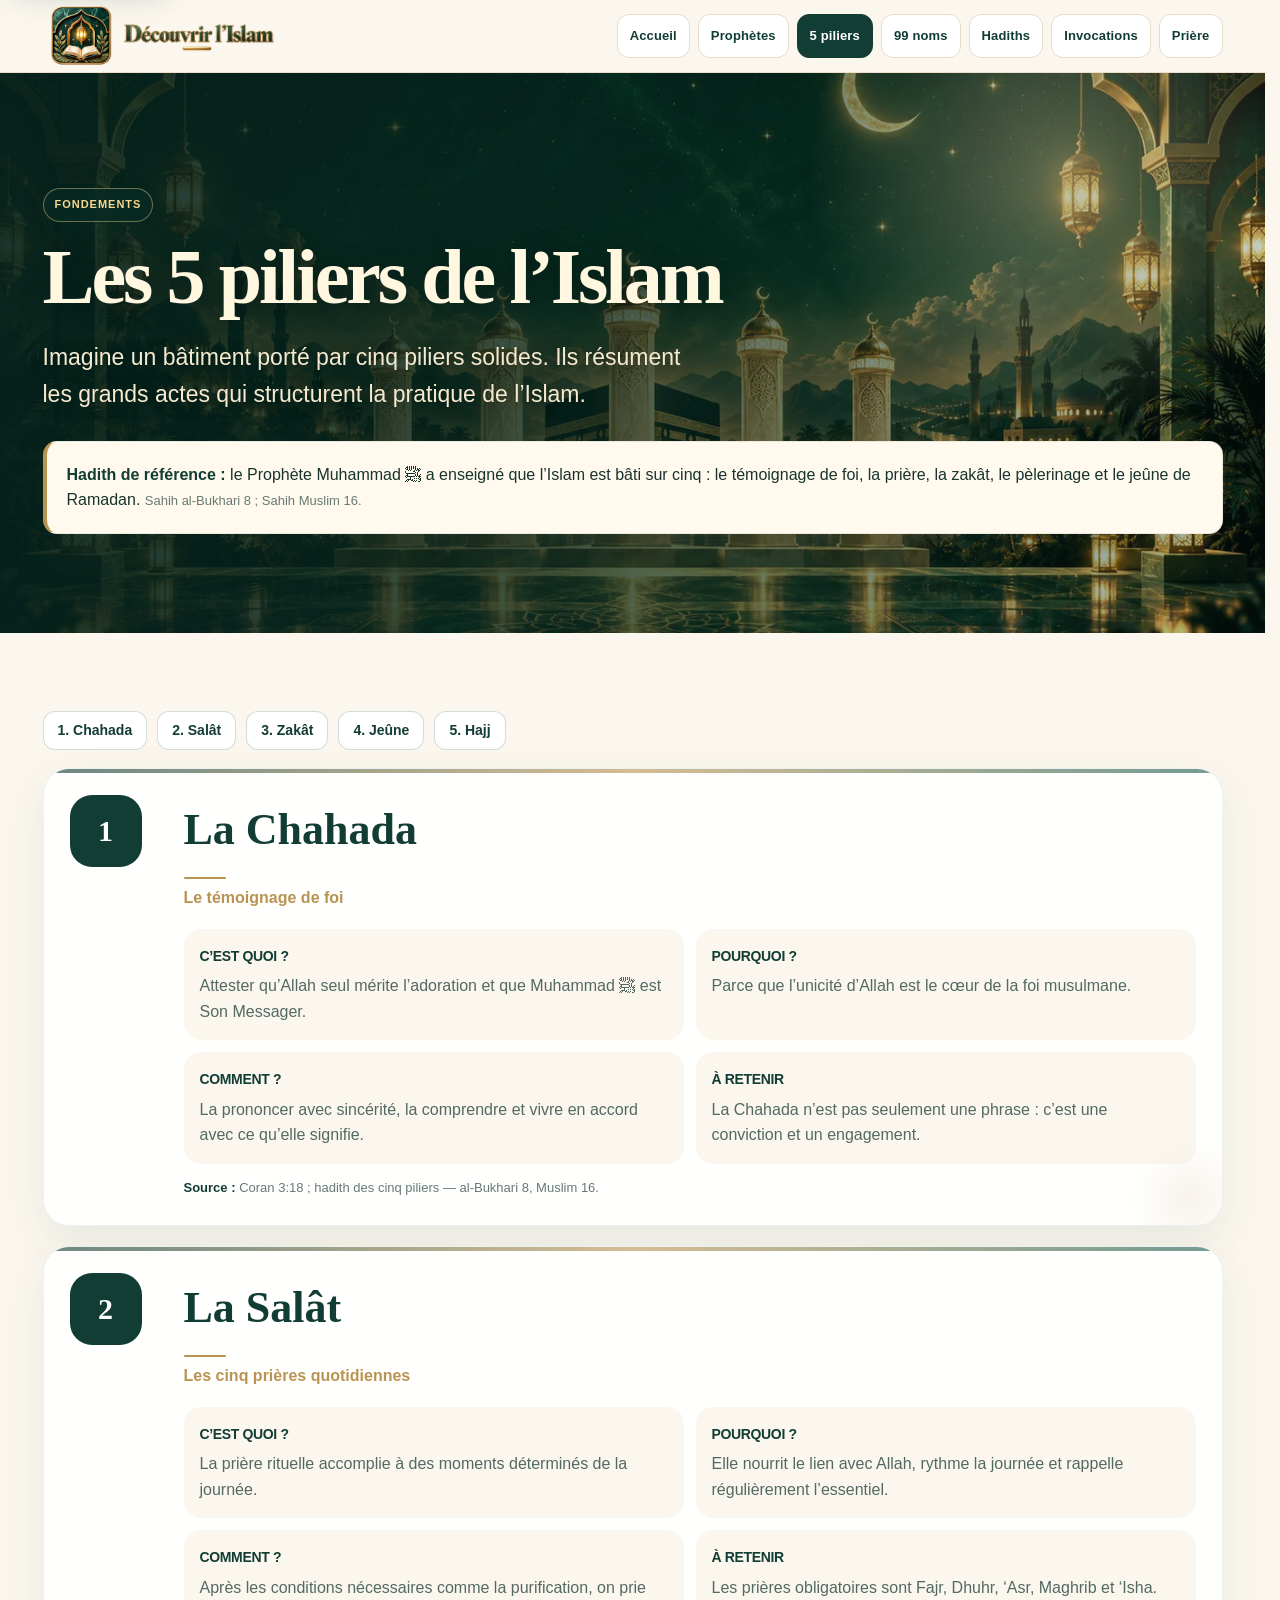
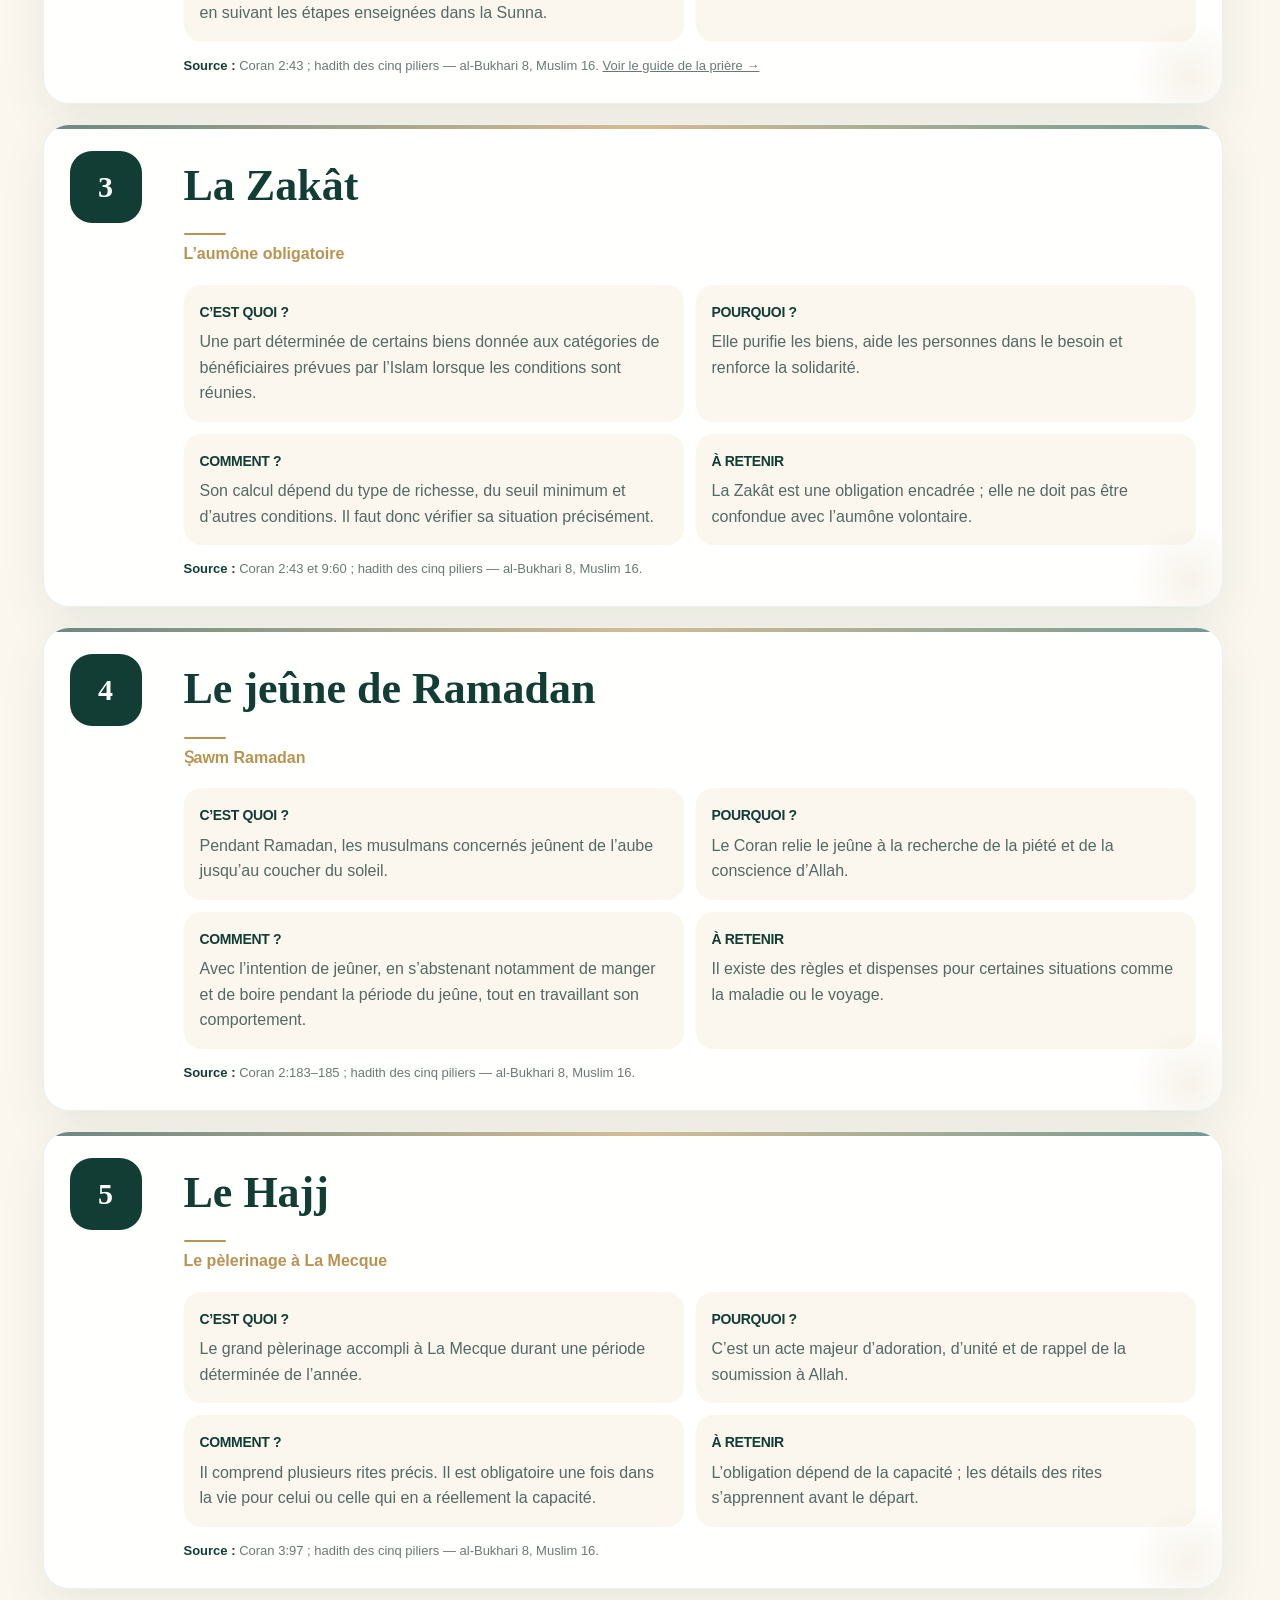
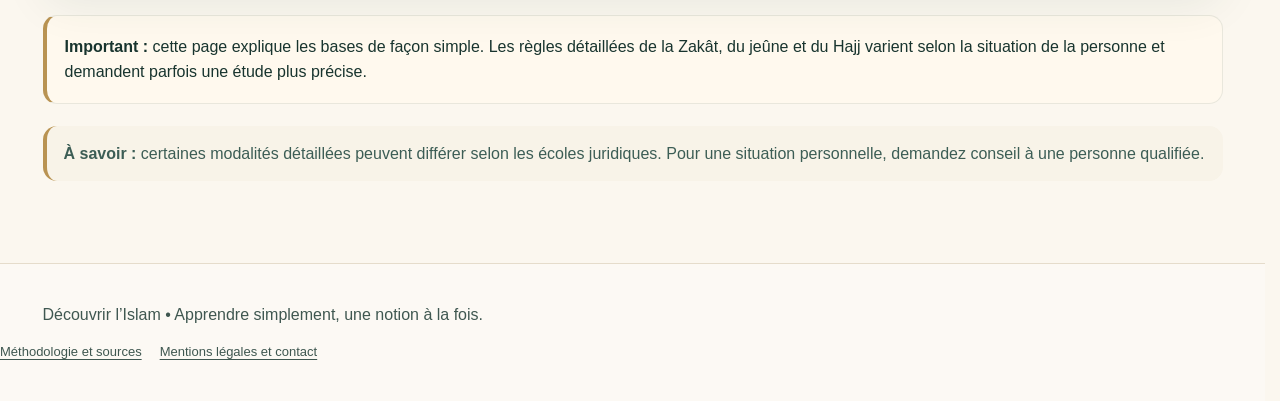
<file: piliers.html>
<!doctype html>
<html lang="fr">
<head>
<meta charset="utf-8">
<meta name="viewport" content="width=device-width,initial-scale=1">
<meta name="theme-color" content="#123d34">
<title>Les 5 piliers — Découvrir l’Islam</title>
<!-- SEO:site -->
<meta name="description" content="Comprendre simplement la chahada, la prière, la zakat, le Ramadan et le Hajj avec des explications et des sources.">
<link rel="canonical" href="https://luluao9295-sys.github.io/D-couvrir-l-Islam-/piliers.html">
<link rel="icon" href="favicon.ico" sizes="any">
<link rel="icon" href="favicon.svg" type="image/svg+xml">
<link rel="manifest" href="site.webmanifest">
<meta property="og:type" content="website">
<meta property="og:locale" content="fr_FR">
<meta property="og:site_name" content="Découvrir l’Islam">
<meta property="og:title" content="Les 5 piliers de l’Islam — Découvrir l’Islam">
<meta property="og:description" content="Comprendre simplement la chahada, la prière, la zakat, le Ramadan et le Hajj avec des explications et des sources.">
<meta property="og:url" content="https://luluao9295-sys.github.io/D-couvrir-l-Islam-/piliers.html">
<meta property="og:image" content="https://luluao9295-sys.github.io/D-couvrir-l-Islam-/og-share.svg"><meta property="og:image:width" content="1200"><meta property="og:image:height" content="630">
<meta name="twitter:card" content="summary_large_image">
<meta name="twitter:title" content="Les 5 piliers de l’Islam — Découvrir l’Islam">
<meta name="twitter:description" content="Comprendre simplement la chahada, la prière, la zakat, le Ramadan et le Hajj avec des explications et des sources.">
<meta name="twitter:image" content="https://luluao9295-sys.github.io/D-couvrir-l-Islam-/og-share.svg"><link rel="stylesheet" href="theme.css?v=14">
<style>
:root{--cream:#fbf7ef;--cream2:#f2eadb;--green:#123d34;--green2:#1c5c4f;--gold:#b99352;--ink:#18342e;--line:#e5dccb;--shadow:0 18px 50px rgba(18,61,52,.10)}*{box-sizing:border-box}html{scroll-behavior:smooth}body{margin:0;font-family:Inter,ui-sans-serif,-apple-system,BlinkMacSystemFont,"Segoe UI",sans-serif;background:var(--cream);color:var(--ink);line-height:1.6}.container{width:min(1100px,calc(100% - 28px));margin:auto}header{position:sticky;top:0;z-index:20;background:rgba(251,247,239,.95);backdrop-filter:blur(16px);border-bottom:1px solid rgba(185,147,82,.2)}.nav{min-height:72px;display:flex;align-items:center;justify-content:space-between;gap:18px}.brand{font-family:Georgia,serif;font-weight:700;font-size:22px;color:var(--green);text-decoration:none;white-space:nowrap}.links{display:flex;gap:8px;align-items:center;overflow-x:auto;padding:8px 0;scrollbar-width:none}.links::-webkit-scrollbar{display:none}.links a{color:var(--green);font-weight:800;text-decoration:none;border:1px solid var(--line);background:#fff;padding:8px 11px;border-radius:12px;white-space:nowrap;font-size:13px}.links a.active{background:var(--green);color:#fff;border-color:var(--green)}.hero{padding:76px 0 56px;background:radial-gradient(circle at 85% 20%,rgba(185,147,82,.22),transparent 28%),linear-gradient(135deg,#f6ead7,#dce9e2)}.eyebrow{display:inline-flex;padding:7px 11px;border:1px solid rgba(18,61,52,.18);border-radius:999px;font-size:12px;font-weight:900;letter-spacing:.05em;text-transform:uppercase;background:rgba(255,255,255,.6)}h1,h2,h3{font-family:Georgia,serif;color:var(--green)}h1{font-size:clamp(44px,8vw,78px);line-height:1;letter-spacing:-.04em;margin:16px 0 18px;max-width:820px}.hero p{font-size:clamp(18px,2vw,23px);max-width:760px;color:#31574f}.summary{margin-top:28px;background:#fff;border:1px solid rgba(18,61,52,.08);border-radius:22px;padding:20px;box-shadow:var(--shadow)}.summary strong{color:var(--green)}.section{padding:64px 0}.pillar{display:grid;grid-template-columns:92px 1fr;gap:22px;background:#fff;border:1px solid rgba(18,61,52,.08);border-radius:26px;padding:26px;margin-bottom:20px;box-shadow:var(--shadow)}.number{width:72px;height:72px;border-radius:22px;display:grid;place-items:center;background:var(--green);color:#fff;font-family:Georgia,serif;font-size:30px;font-weight:700}.pillar h2{font-size:clamp(30px,4vw,44px);margin:0 0 6px}.sub{font-weight:800;color:var(--gold);margin-bottom:18px}.facts{display:grid;grid-template-columns:repeat(2,1fr);gap:12px}.fact{background:var(--cream);border-radius:17px;padding:16px}.fact h3{font-family:inherit;font-size:14px;text-transform:uppercase;letter-spacing:.04em;margin:0 0 6px}.fact p{margin:0;color:#536963}.remember{margin-top:14px;border-left:4px solid var(--gold);background:#fff8ec;border-radius:12px;padding:14px 16px}.source{margin-top:14px;font-size:13px;color:#6c7c77}.source strong{color:var(--green)}.note{margin-top:26px;background:#edf4f0;border-radius:20px;padding:18px;border:1px solid rgba(18,61,52,.09)}footer{padding:38px 0;border-top:1px solid var(--line);color:#6b7a76}@media(max-width:820px){.nav{align-items:flex-start;flex-direction:column;gap:4px;padding:10px 0}.links{width:100%}}@media(max-width:720px){.pillar{grid-template-columns:1fr}.number{width:58px;height:58px;border-radius:18px;font-size:24px}.facts{grid-template-columns:1fr}.hero{padding:58px 0 44px}}
</style>
<link rel="stylesheet" href="premium-generated.css?v=6"><link rel="stylesheet" href="visuals.css?v=14">
<link rel="stylesheet" href="polish.css?v=18">
<link rel="stylesheet" href="uniform-ui.css?v=9">
<script type="application/ld+json">{"@context":"https://schema.org","@graph":[{"@type":"WebSite","@id":"https://luluao9295-sys.github.io/D-couvrir-l-Islam-/#website","name":"Découvrir l’Islam","url":"https://luluao9295-sys.github.io/D-couvrir-l-Islam-/","inLanguage":"fr"},{"@type":"WebPage","@id":"https://luluao9295-sys.github.io/D-couvrir-l-Islam-/piliers.html#webpage","name":"Les 5 piliers","description":"Comprendre simplement la chahada, la prière, la zakat, le Ramadan et le Hajj avec des explications et des sources.","url":"https://luluao9295-sys.github.io/D-couvrir-l-Islam-/piliers.html","inLanguage":"fr","isPartOf":{"@id":"https://luluao9295-sys.github.io/D-couvrir-l-Islam-/#website"}},{"@type":"BreadcrumbList","itemListElement":[{"@type":"ListItem","position":1,"name":"Accueil","item":"https://luluao9295-sys.github.io/D-couvrir-l-Islam-/"},{"@type":"ListItem","position":2,"name":"Les 5 piliers","item":"https://luluao9295-sys.github.io/D-couvrir-l-Islam-/piliers.html"}]}]}</script>
<meta name="referrer" content="strict-origin-when-cross-origin"><link rel="preload" as="image" href="assets/banner-piliers.webp" fetchpriority="high"></head>
<body data-page="piliers"><a class="skip-link" href="#contenu">Aller au contenu</a>
<header><div class="container nav"><a class="brand" href="index.html">Découvrir l’Islam</a><button class="mobile-menu-btn" type="button" aria-label="Ouvrir le menu" aria-expanded="false" aria-controls="mobileNav"><span class="burger-lines" aria-hidden="true"></span></button><nav id="mobileNav" class="links mobile-collapsible" aria-label="Navigation principale"><a href="index.html">Accueil</a><a href="prophetes.html">Prophètes</a><a class="active" href="piliers.html" aria-current="page">5 piliers</a><a href="noms.html">99 noms</a><a href="hadiths.html">Hadiths</a><a href="invocations.html">Invocations</a><a href="priere.html">Prière</a></nav></div></header>
<section class="hero"><div class="container"><span class="eyebrow"> Fondements</span><h1>Les 5 piliers de l’Islam</h1><p>Imagine un bâtiment porté par cinq piliers solides. Ils résument les grands actes qui structurent la pratique de l’Islam.</p><div class="summary"><strong> Hadith de référence :</strong> le Prophète Muhammad ﷺ a enseigné que l’Islam est bâti sur cinq : le témoignage de foi, la prière, la zakât, le pèlerinage et le jeûne de Ramadan. <span class="source">Sahih al-Bukhari 8 ; Sahih Muslim 16.</span></div></div></section>
<main id="contenu" class="section"><div class="container">
<article class="pillar"><div class="number">1</div><div><h2> La Chahada</h2><div class="sub">Le témoignage de foi</div><div class="facts"><div class="fact"><h3>C’est quoi ?</h3><p>Attester qu’Allah seul mérite l’adoration et que Muhammad ﷺ est Son Messager.</p></div><div class="fact"><h3>Pourquoi ?</h3><p>Parce que l’unicité d’Allah est le cœur de la foi musulmane.</p></div><div class="fact"><h3>Comment ?</h3><p>La prononcer avec sincérité, la comprendre et vivre en accord avec ce qu’elle signifie.</p></div><div class="fact"><h3>À retenir</h3><p>La Chahada n’est pas seulement une phrase : c’est une conviction et un engagement.</p></div></div><div class="source"><strong>Source :</strong> Coran 3:18 ; hadith des cinq piliers — al-Bukhari 8, Muslim 16.</div></div></article>
<article class="pillar"><div class="number">2</div><div><h2> La Salât</h2><div class="sub">Les cinq prières quotidiennes</div><div class="facts"><div class="fact"><h3>C’est quoi ?</h3><p>La prière rituelle accomplie à des moments déterminés de la journée.</p></div><div class="fact"><h3>Pourquoi ?</h3><p>Elle nourrit le lien avec Allah, rythme la journée et rappelle régulièrement l’essentiel.</p></div><div class="fact"><h3>Comment ?</h3><p>Après les conditions nécessaires comme la purification, on prie en suivant les étapes enseignées dans la Sunna.</p></div><div class="fact"><h3>À retenir</h3><p>Les prières obligatoires sont Fajr, Dhuhr, ‘Asr, Maghrib et ‘Isha.</p></div></div><div class="source"><strong>Source :</strong> Coran 2:43 ; hadith des cinq piliers — al-Bukhari 8, Muslim 16.</div></div></article>
<article class="pillar"><div class="number">3</div><div><h2> La Zakât</h2><div class="sub">L’aumône obligatoire</div><div class="facts"><div class="fact"><h3>C’est quoi ?</h3><p>Une part déterminée de certains biens donnée aux catégories de bénéficiaires prévues par l’Islam lorsque les conditions sont réunies.</p></div><div class="fact"><h3>Pourquoi ?</h3><p>Elle purifie les biens, aide les personnes dans le besoin et renforce la solidarité.</p></div><div class="fact"><h3>Comment ?</h3><p>Son calcul dépend du type de richesse, du seuil minimum et d’autres conditions. Il faut donc vérifier sa situation précisément.</p></div><div class="fact"><h3>À retenir</h3><p>La Zakât est une obligation encadrée ; elle ne doit pas être confondue avec l’aumône volontaire.</p></div></div><div class="source"><strong>Source :</strong> Coran 2:43 et 9:60 ; hadith des cinq piliers — al-Bukhari 8, Muslim 16.</div></div></article>
<article class="pillar"><div class="number">4</div><div><h2> Le jeûne de Ramadan</h2><div class="sub">Ṣawm Ramadan</div><div class="facts"><div class="fact"><h3>C’est quoi ?</h3><p>Pendant Ramadan, les musulmans concernés jeûnent de l’aube jusqu’au coucher du soleil.</p></div><div class="fact"><h3>Pourquoi ?</h3><p>Le Coran relie le jeûne à la recherche de la piété et de la conscience d’Allah.</p></div><div class="fact"><h3>Comment ?</h3><p>Avec l’intention de jeûner, en s’abstenant notamment de manger et de boire pendant la période du jeûne, tout en travaillant son comportement.</p></div><div class="fact"><h3>À retenir</h3><p>Il existe des règles et dispenses pour certaines situations comme la maladie ou le voyage.</p></div></div><div class="source"><strong>Source :</strong> Coran 2:183–185 ; hadith des cinq piliers — al-Bukhari 8, Muslim 16.</div></div></article>
<article class="pillar"><div class="number">5</div><div><h2> Le Hajj</h2><div class="sub">Le pèlerinage à La Mecque</div><div class="facts"><div class="fact"><h3>C’est quoi ?</h3><p>Le grand pèlerinage accompli à La Mecque durant une période déterminée de l’année.</p></div><div class="fact"><h3>Pourquoi ?</h3><p>C’est un acte majeur d’adoration, d’unité et de rappel de la soumission à Allah.</p></div><div class="fact"><h3>Comment ?</h3><p>Il comprend plusieurs rites précis. Il est obligatoire une fois dans la vie pour celui ou celle qui en a réellement la capacité.</p></div><div class="fact"><h3>À retenir</h3><p>L’obligation dépend de la capacité ; les détails des rites s’apprennent avant le départ.</p></div></div><div class="source"><strong>Source :</strong> Coran 3:97 ; hadith des cinq piliers — al-Bukhari 8, Muslim 16.</div></div></article>
<div class="note"><strong> Important :</strong> cette page explique les bases de façon simple. Les règles détaillées de la Zakât, du jeûne et du Hajj varient selon la situation de la personne et demandent parfois une étude plus précise.</div>
</div><div class="container"><p class="religious-review-note"><strong>À savoir :</strong> certaines modalités détaillées peuvent différer selon les écoles juridiques. Pour une situation personnelle, demandez conseil à une personne qualifiée.</p></div></main>
<footer><div class="container">Découvrir l’Islam • Apprendre simplement, une notion à la fois.</div><nav class="site-utility-links" aria-label="Informations du site"><a href="methodologie.html">Méthodologie et sources</a><a href="mentions-legales.html">Mentions légales et contact</a></nav></footer>
<script id="mobileMenuScript">
(() => {
  const btn = document.querySelector('.mobile-menu-btn');
  const nav = document.querySelector('.mobile-collapsible');
  if (!btn || !nav) return;
  const close = () => { nav.classList.remove('open'); btn.setAttribute('aria-expanded','false'); btn.textContent=''; };
  btn.addEventListener('click', () => {
    const open = nav.classList.toggle('open');
    btn.setAttribute('aria-expanded', String(open));
    btn.textContent = open ? '' : '';
  });
  nav.querySelectorAll('a').forEach(a => a.addEventListener('click', close));
  document.addEventListener('keydown', e => { if (e.key === 'Escape') close(); });
  document.addEventListener('click', e => {
    if (!nav.contains(e.target) && !btn.contains(e.target)) close();
  });
})();
</script>
<script id="pillarToolsScript">
(() => {
  const pillars=[...document.querySelectorAll('.pillar')];
  const names=['Chahada','Salât','Zakât','Jeûne','Hajj'];
  pillars.forEach((pillar,index)=>pillar.id='pilier-'+(index+1));
  const nav=document.createElement('nav');
  nav.className='quick-nav'; nav.setAttribute('aria-label','Accès rapide aux cinq piliers');
  nav.innerHTML=names.map((name,index)=>'<a href="#pilier-'+(index+1)+'">'+(index+1)+'. '+name+'</a>').join('');
  document.querySelector('main .container')?.prepend(nav);
  const salat=pillars[1]?.querySelector('.source');
  if(salat&&!salat.querySelector('a')) salat.insertAdjacentHTML('beforeend',' <a href="priere.html">Voir le guide de la prière →</a>');
})();
</script>
</body></html>
</file>
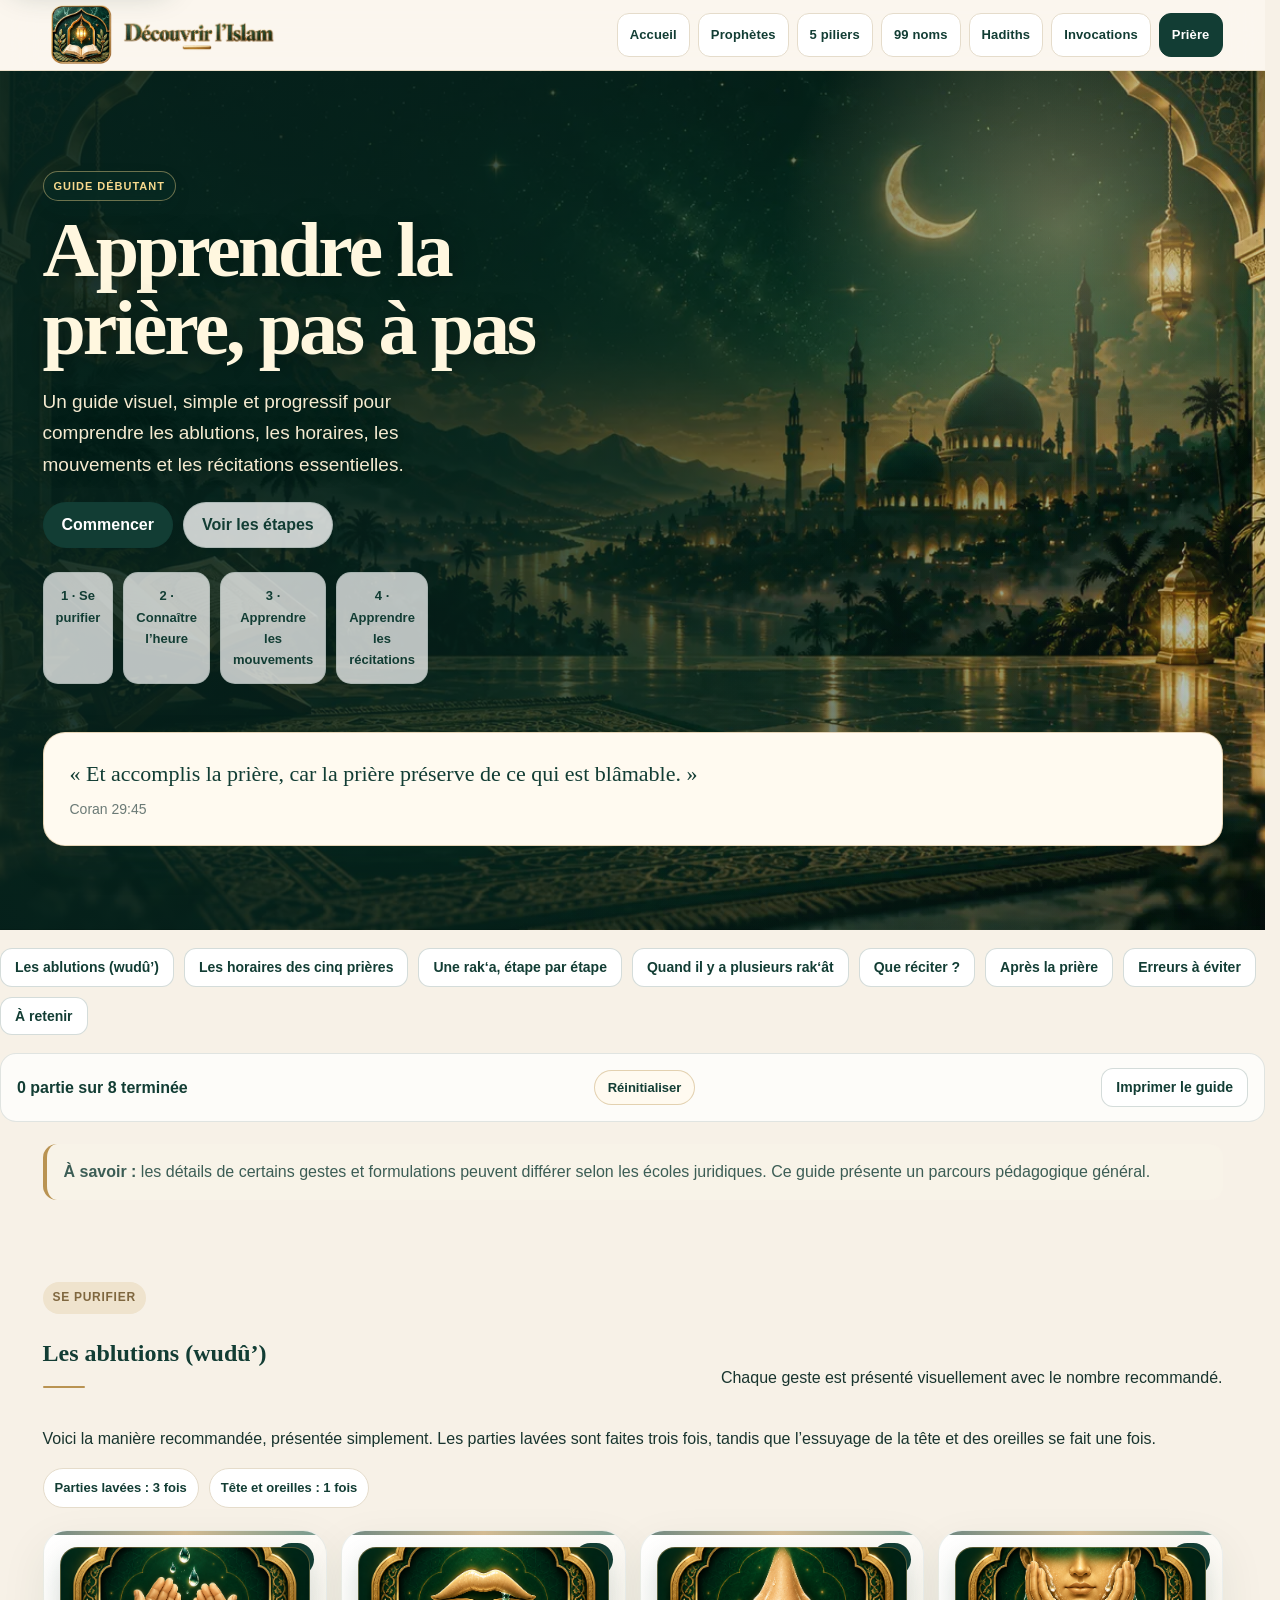
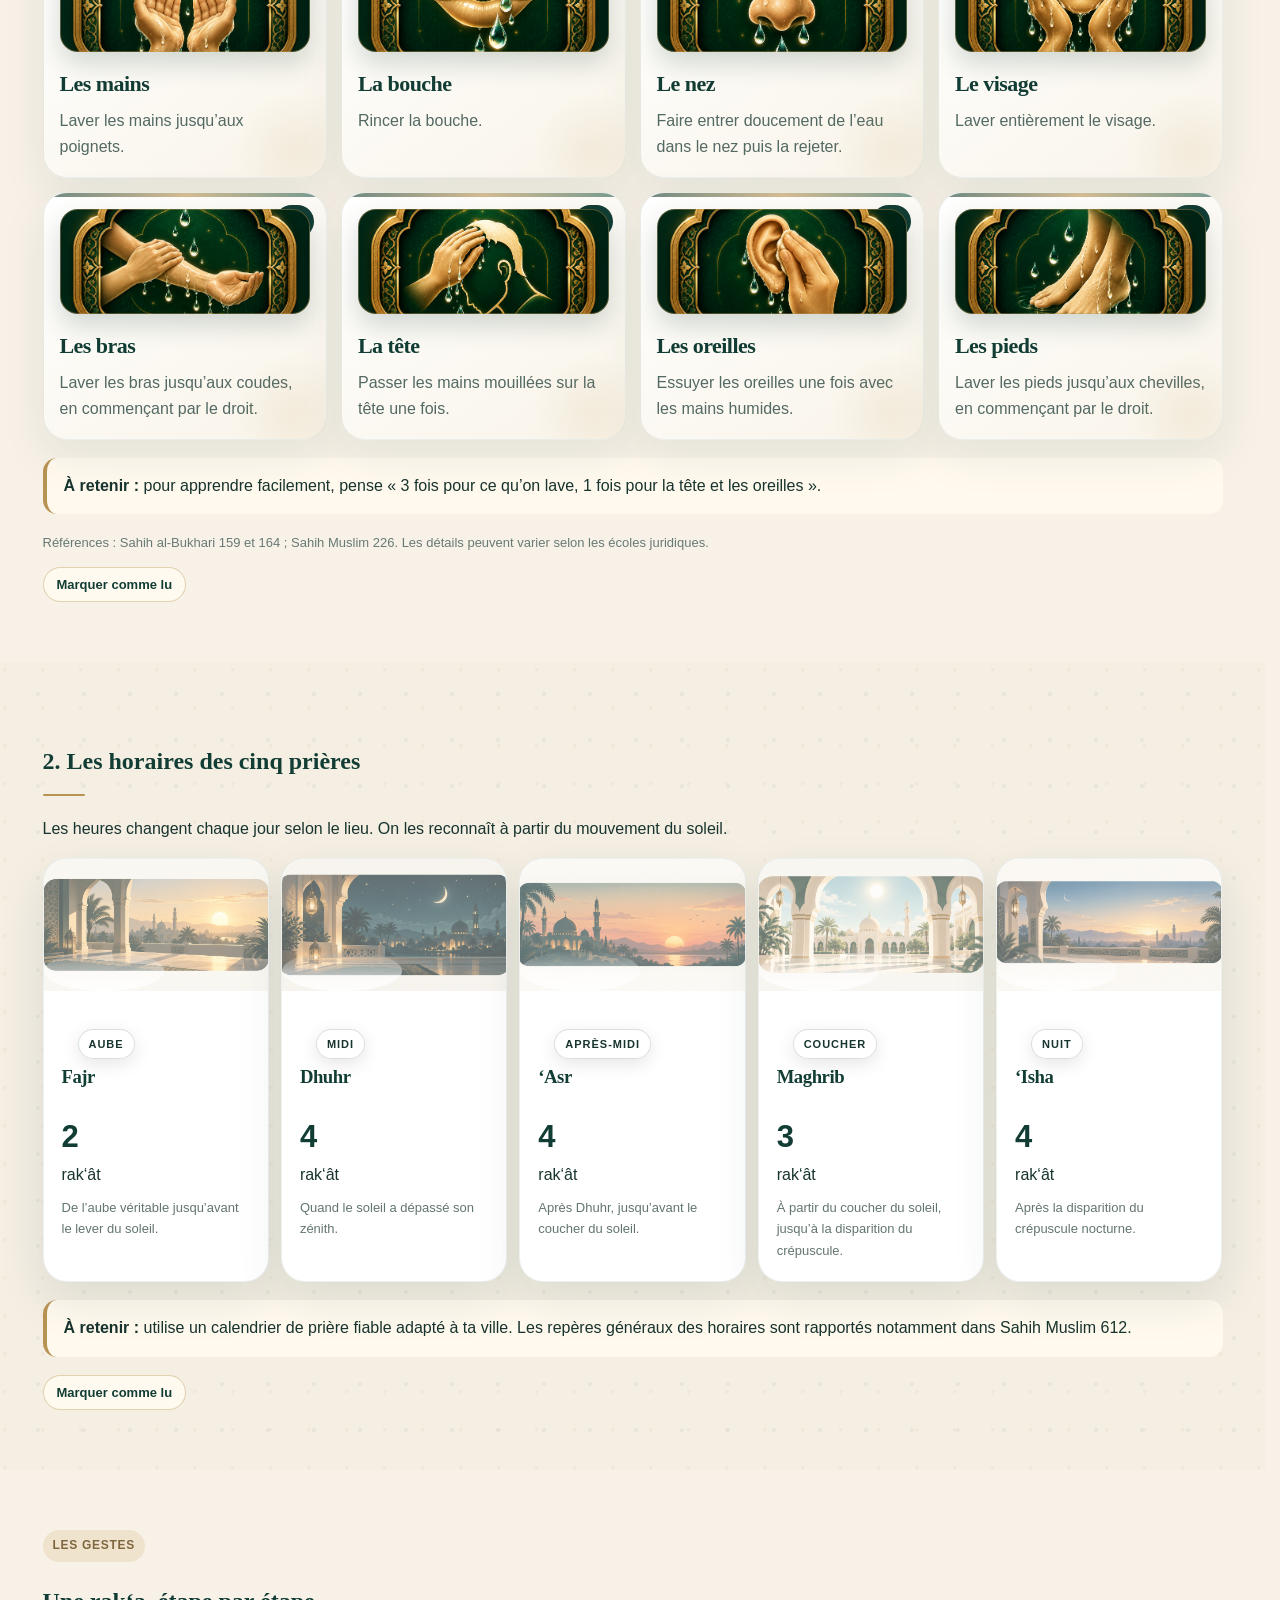
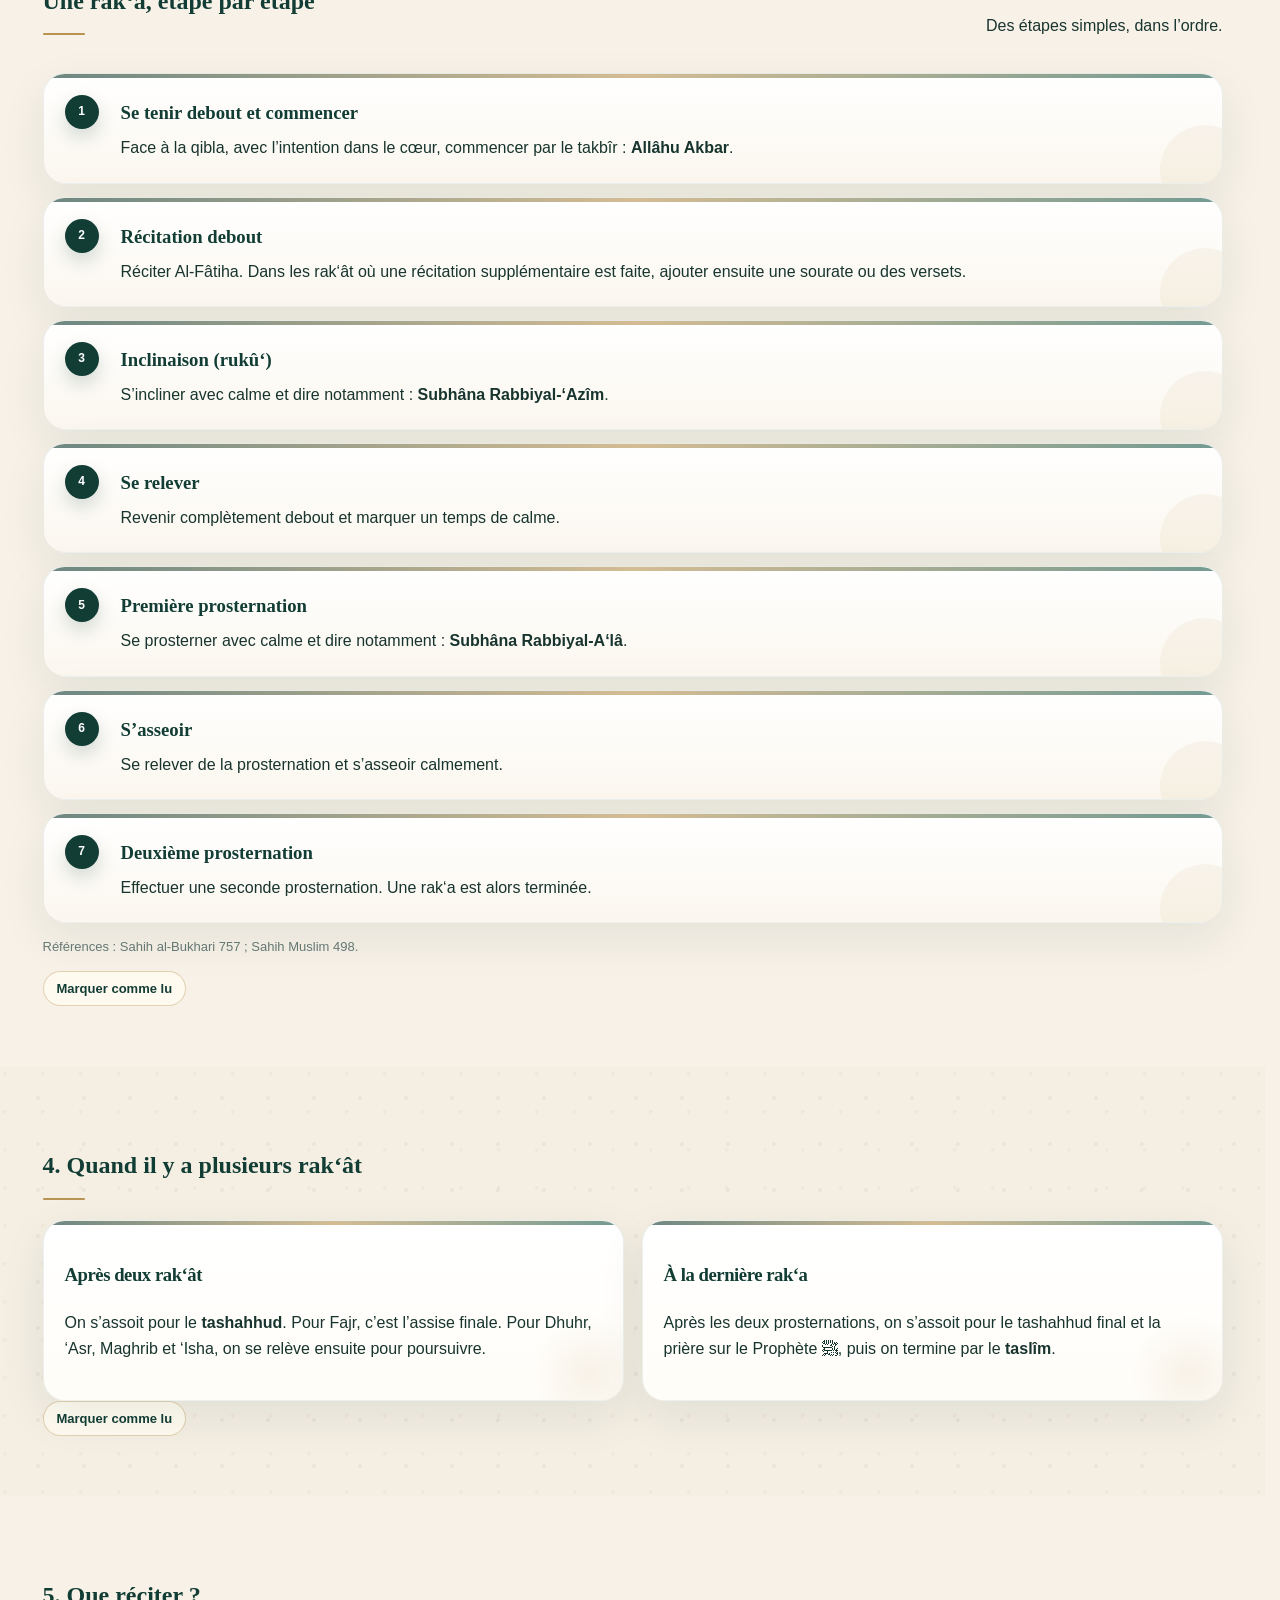
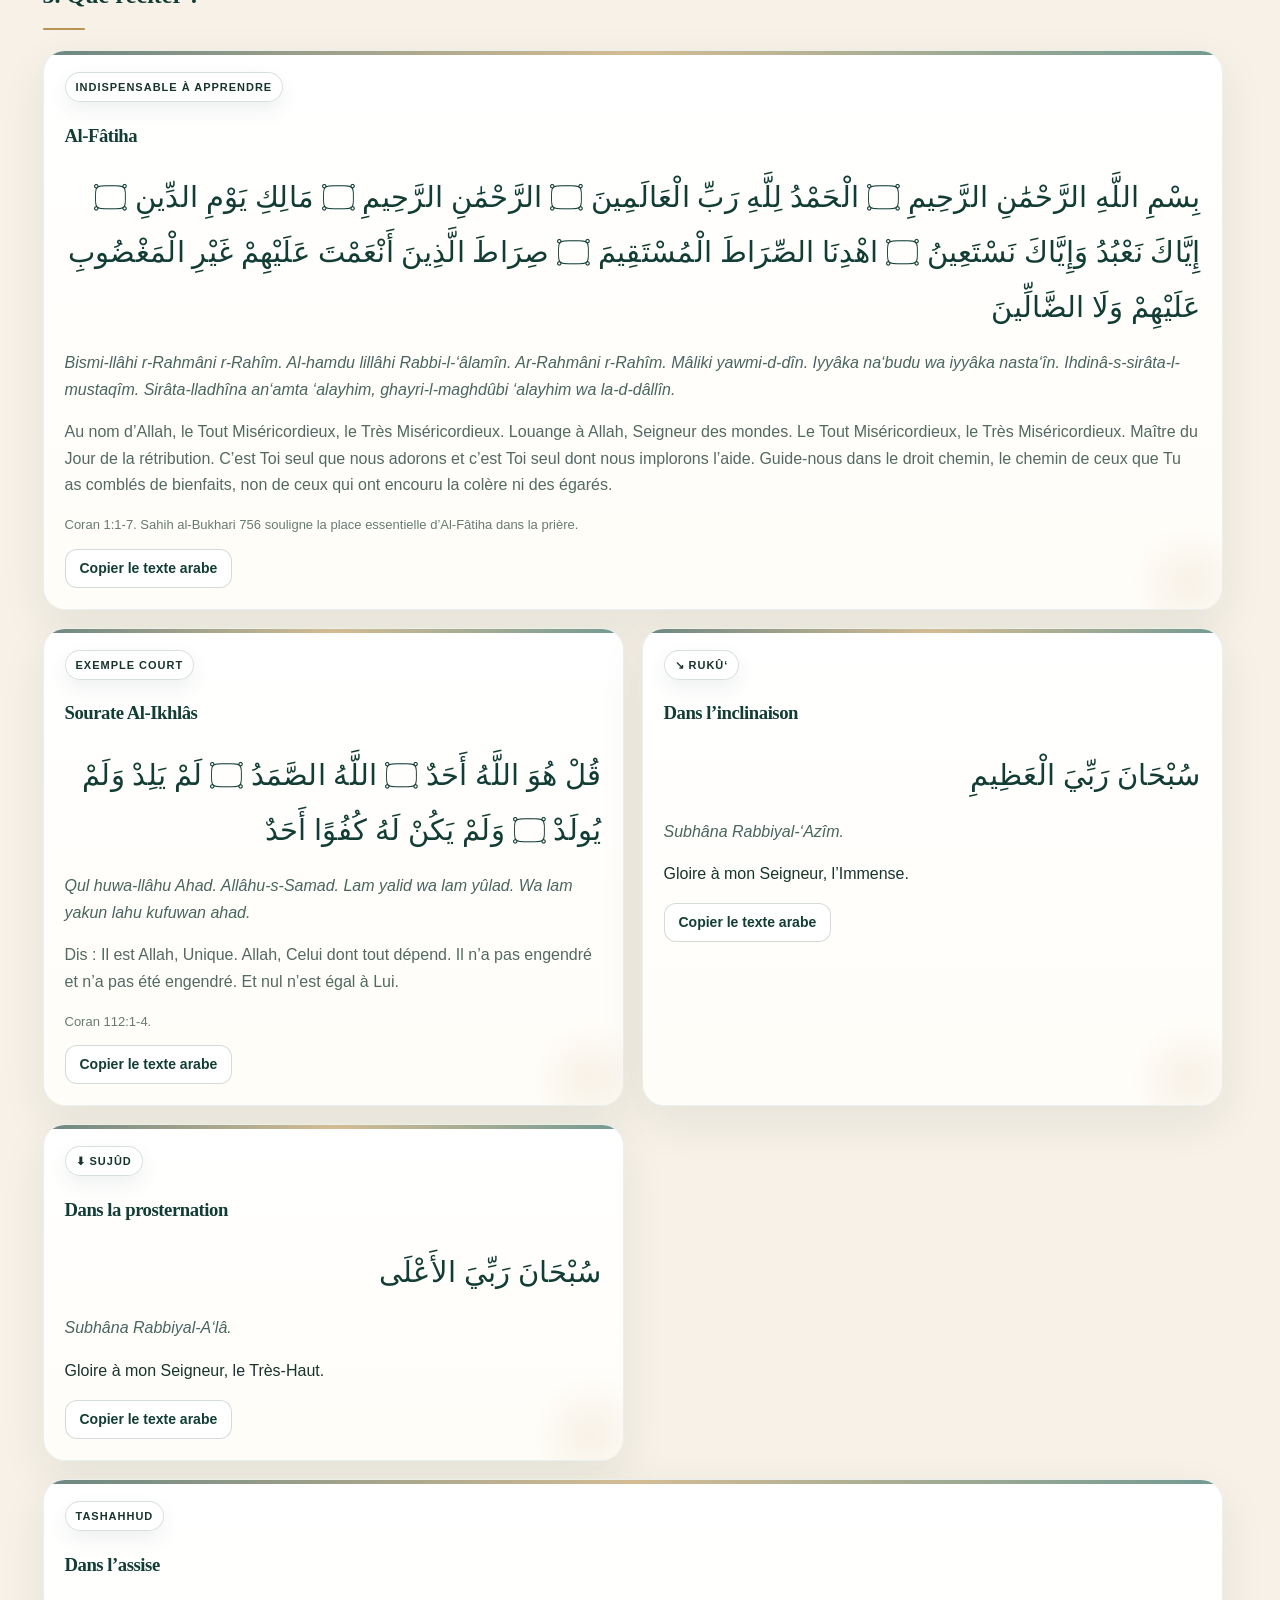
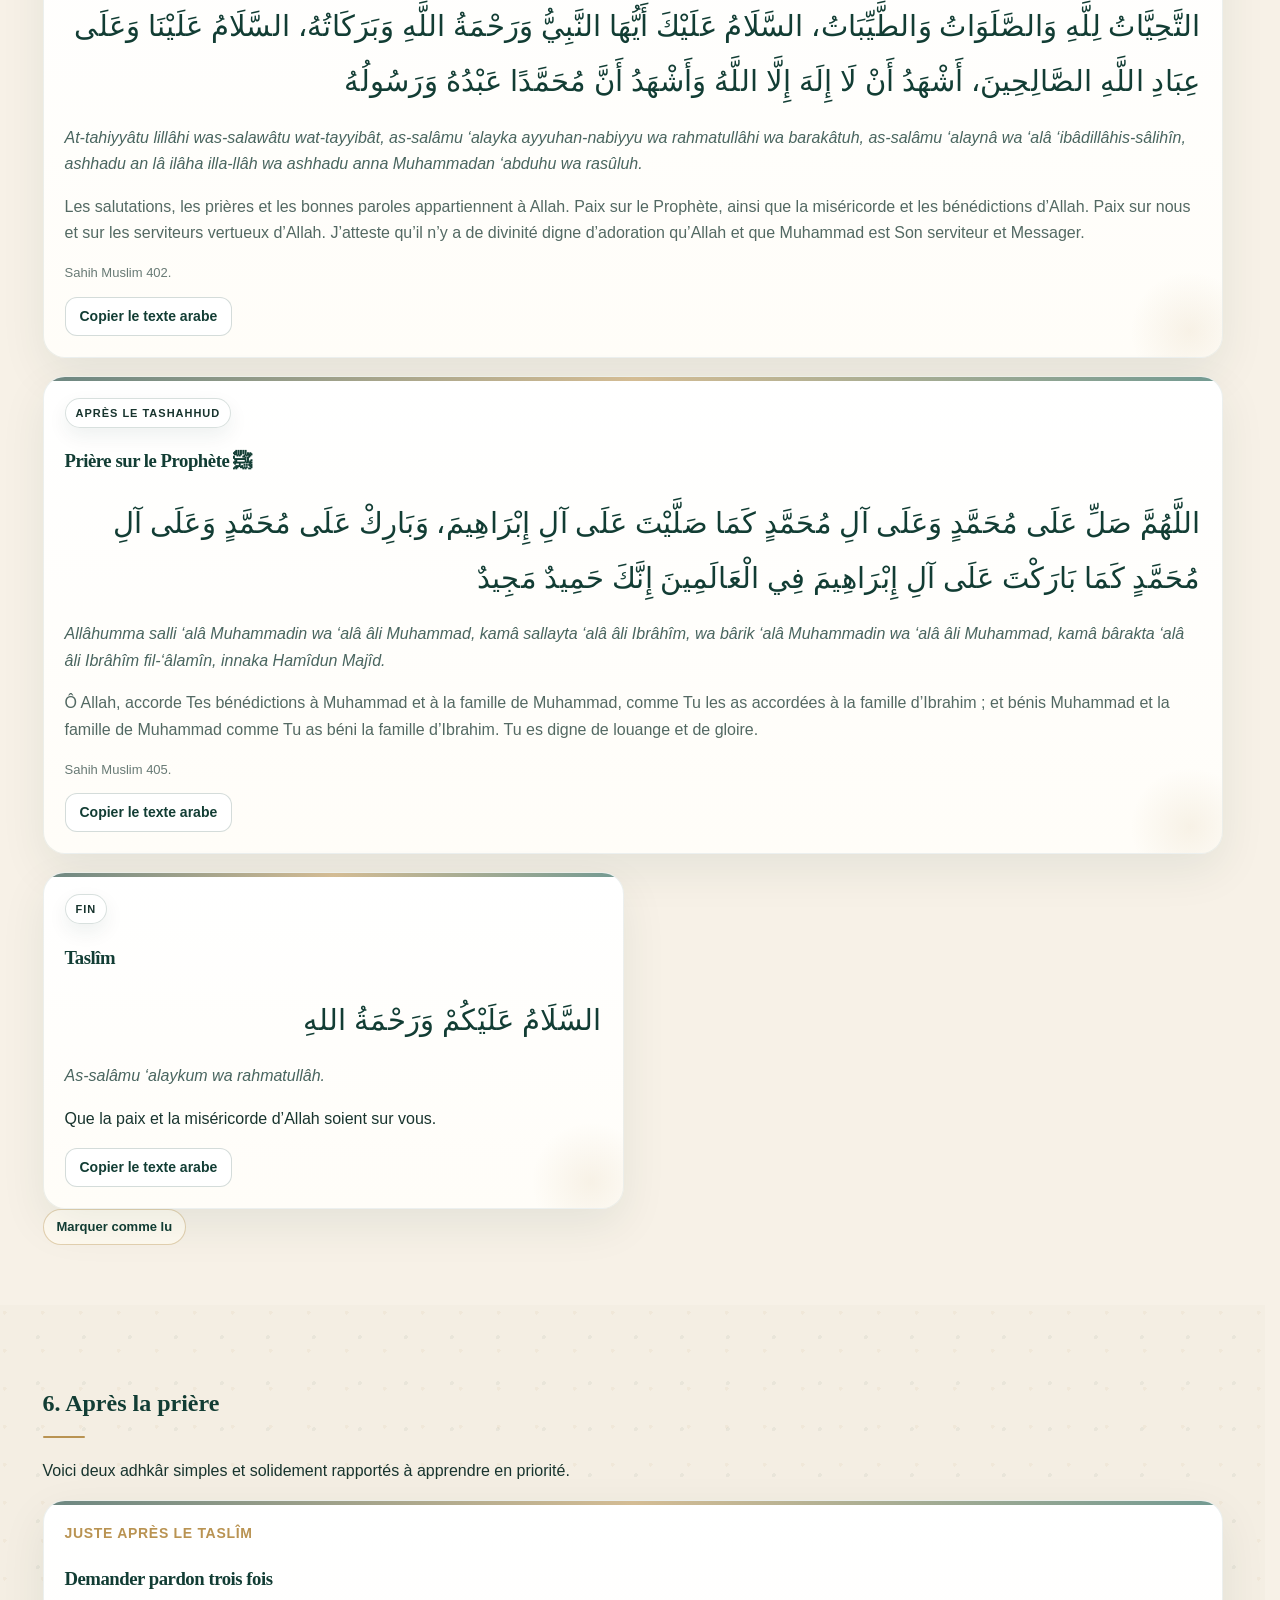
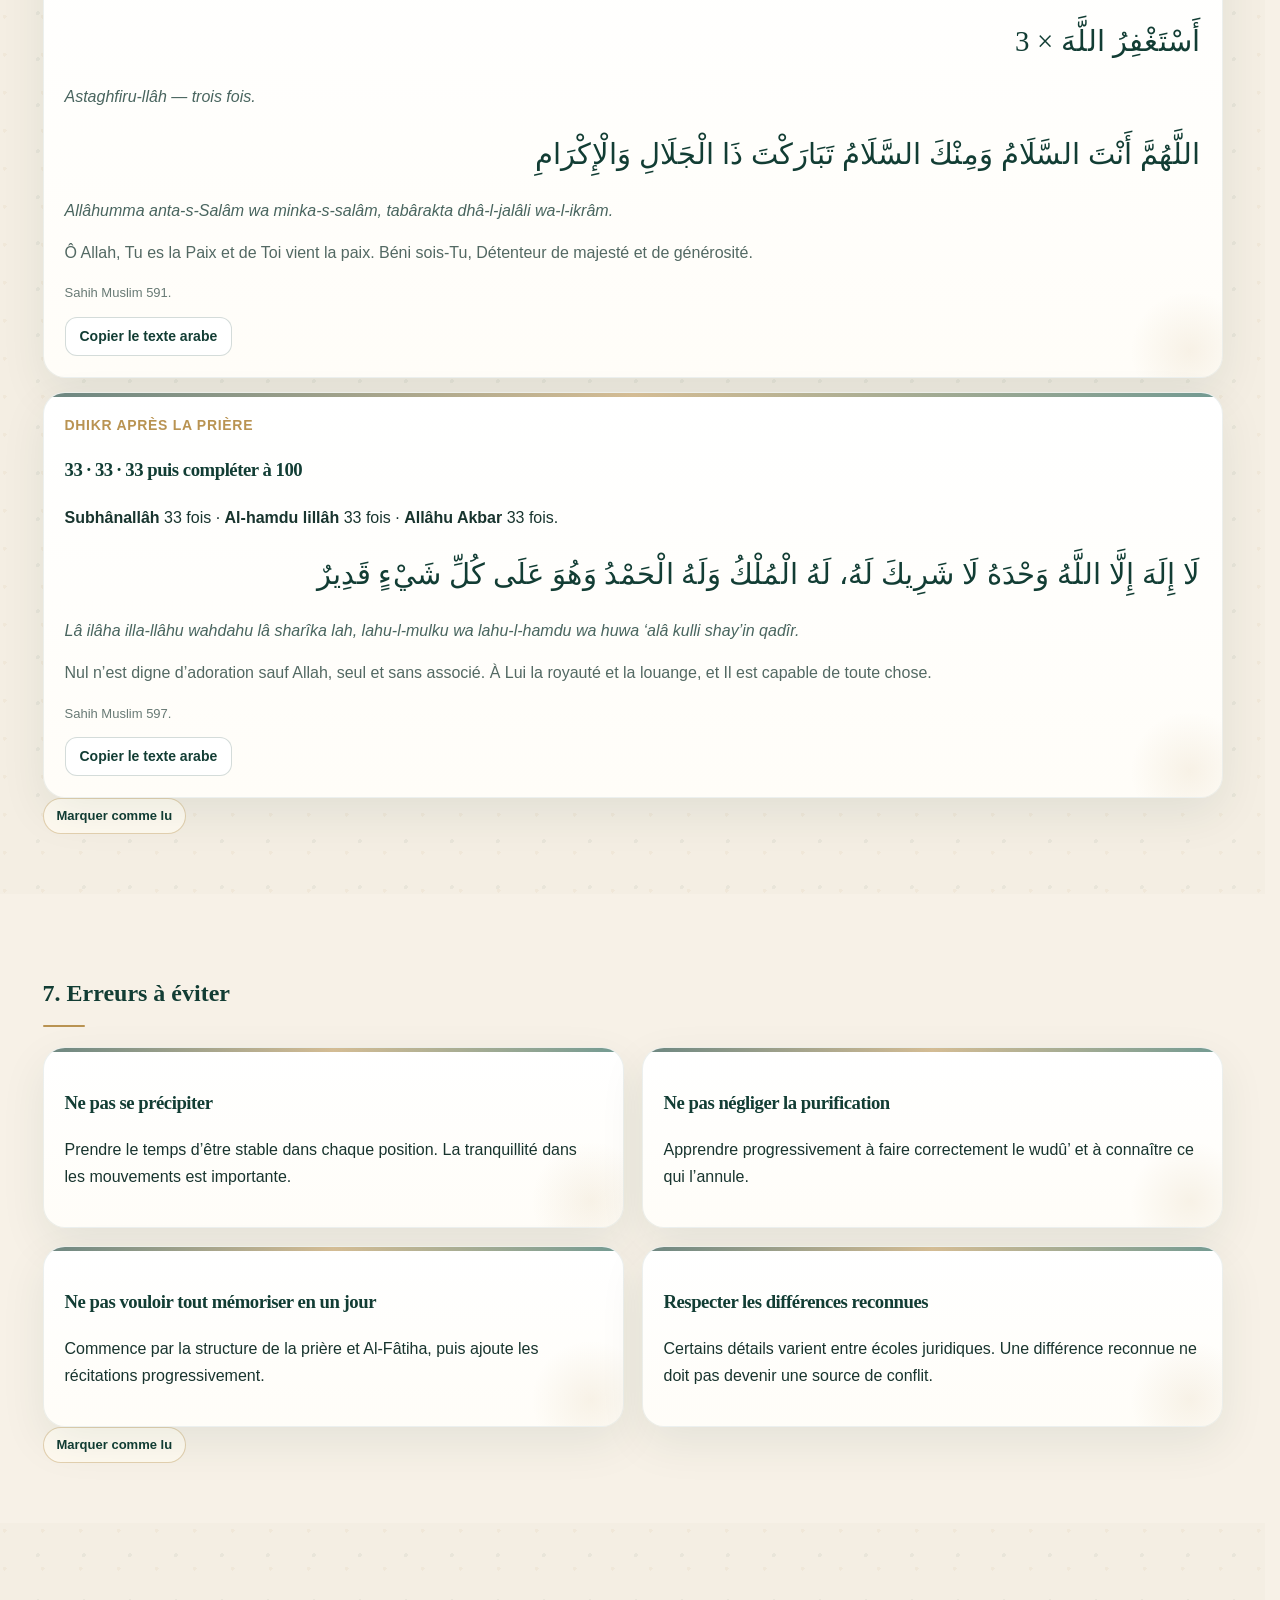
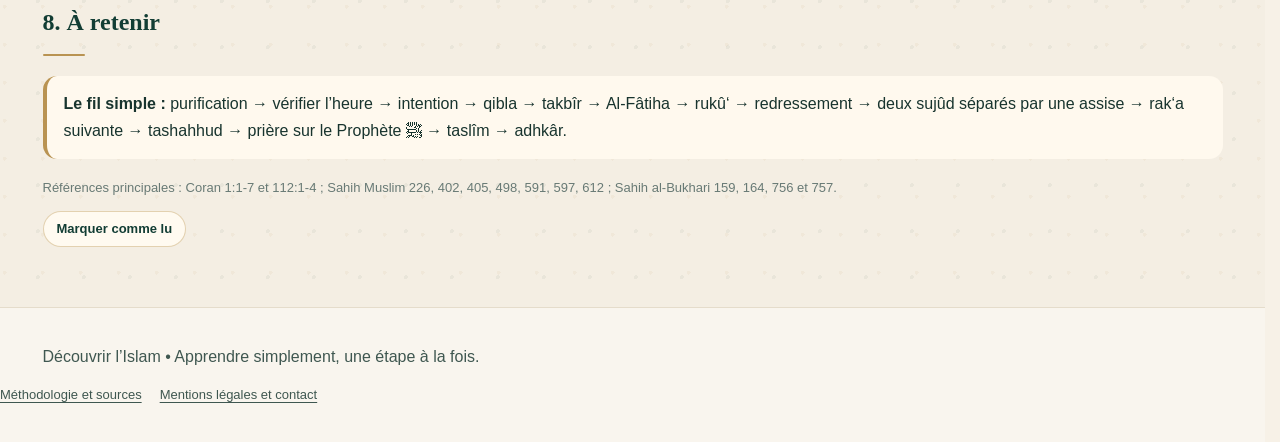
<file: priere.html>
<!doctype html>
<html lang="fr">
<head>
<meta charset="utf-8">
<meta name="viewport" content="width=device-width,initial-scale=1">
<meta name="theme-color" content="#123d34">
<title>La prière — Découvrir l’Islam</title>
<!-- SEO:site -->
<meta name="description" content="Guide débutant pour apprendre les ablutions, les horaires, les rak‘at, les mouvements, les récitations et les adhkar après la prière.">
<link rel="canonical" href="https://luluao9295-sys.github.io/D-couvrir-l-Islam-/priere.html">
<link rel="icon" href="favicon.ico" sizes="any">
<link rel="icon" href="favicon.svg" type="image/svg+xml">
<link rel="manifest" href="site.webmanifest">
<meta property="og:type" content="website">
<meta property="og:locale" content="fr_FR">
<meta property="og:site_name" content="Découvrir l’Islam">
<meta property="og:title" content="Apprendre la prière — Découvrir l’Islam">
<meta property="og:description" content="Guide débutant pour apprendre les ablutions, les horaires, les rak‘at, les mouvements, les récitations et les adhkar après la prière.">
<meta property="og:url" content="https://luluao9295-sys.github.io/D-couvrir-l-Islam-/priere.html">
<meta property="og:image" content="https://luluao9295-sys.github.io/D-couvrir-l-Islam-/og-share.svg"><meta property="og:image:width" content="1200"><meta property="og:image:height" content="630">
<meta name="twitter:card" content="summary_large_image">
<meta name="twitter:title" content="Apprendre la prière — Découvrir l’Islam">
<meta name="twitter:description" content="Guide débutant pour apprendre les ablutions, les horaires, les rak‘at, les mouvements, les récitations et les adhkar après la prière.">
<meta name="twitter:image" content="https://luluao9295-sys.github.io/D-couvrir-l-Islam-/og-share.svg">
<link rel="stylesheet" href="theme.css?v=14">
<style>
:root{--cream:#fbf7ef;--cream2:#f2eadb;--green:#123d34;--green2:#1c5c4f;--gold:#b99352;--line:#e5dccb;--ink:#18342e;--muted:#637570;--shadow:0 16px 40px rgba(18,61,52,.08)}*{box-sizing:border-box}html{scroll-behavior:smooth}body{margin:0;font-family:-apple-system,BlinkMacSystemFont,"Segoe UI",sans-serif;background:var(--cream);color:var(--ink);line-height:1.65}.container{width:min(1080px,calc(100% - 28px));margin:auto}header{position:sticky;top:0;background:rgba(251,247,239,.96);backdrop-filter:blur(16px);border-bottom:1px solid var(--line);z-index:20}.nav{min-height:70px;display:flex;align-items:center;justify-content:space-between;gap:14px}.brand,h1,h2,h3{font-family:Georgia,serif;color:var(--green)}.brand{font-size:22px;text-decoration:none;white-space:nowrap;font-weight:800}.links{display:flex;gap:8px;align-items:center;overflow-x:auto;padding:8px 0;scrollbar-width:none}.links::-webkit-scrollbar{display:none}.links a{color:var(--green);font-weight:800;text-decoration:none;background:#fff;border:1px solid var(--line);padding:8px 11px;border-radius:12px;white-space:nowrap;font-size:13px}.links a.active{background:var(--green);color:#fff;border-color:var(--green)}.hero{padding:70px 0;background:radial-gradient(circle at 85% 18%,rgba(185,147,82,.22),transparent 28%),linear-gradient(135deg,#f6ead7,#dce9e2)}h1{font-size:clamp(42px,7vw,74px);line-height:1;margin:10px 0 14px;letter-spacing:-.035em}.hero p{max-width:760px;font-size:19px}.section{padding:50px 0}.alt{background:#f4eee3}.grid{display:grid;grid-template-columns:repeat(2,1fr);gap:18px}.five{display:grid;grid-template-columns:repeat(5,1fr);gap:12px}.card,.step{background:#fff;border:1px solid rgba(18,61,52,.1);border-radius:22px;padding:21px;box-shadow:var(--shadow)}.tag,.num{display:inline-flex;align-items:center;justify-content:center;background:var(--cream2);border-radius:999px;font-size:12px;font-weight:800;padding:5px 10px}.num{width:34px;height:34px;padding:0;background:var(--green);color:#fff}.arabic{font-family:"Geeza Pro","Noto Naskh Arabic",serif;font-size:27px;direction:rtl;text-align:right;color:var(--green);margin:12px 0;line-height:1.85}.trans{font-style:italic;color:#49655f}.meaning{color:#536963}.note{background:#fff9ee;border-left:4px solid var(--gold);padding:15px 17px;border-radius:12px;margin:18px 0}.source{font-size:13px;color:var(--muted)}.steps{display:grid;gap:13px}.step{display:grid;grid-template-columns:44px 1fr;gap:12px;align-items:start}.step h3{margin:3px 0 6px}.step p{margin:0}.prayer{text-align:center}.prayer strong{display:block;font-size:27px;color:var(--green)}.time{margin-top:8px;font-size:13px;color:var(--muted)}.progress{display:grid;grid-template-columns:repeat(4,1fr);gap:10px;margin-top:24px}.progress div{background:rgba(255,255,255,.72);border:1px solid rgba(18,61,52,.1);border-radius:15px;padding:12px;text-align:center;font-size:13px;font-weight:800;color:var(--green)}.full{grid-column:1/-1}.adhkar{display:grid;gap:14px}.adhkar .card{box-shadow:none}.mini-title{font-size:14px;font-weight:900;color:var(--gold);text-transform:uppercase;letter-spacing:.05em}.footer{padding:36px 0;border-top:1px solid var(--line);color:var(--muted)}
.wudu-grid{display:grid;grid-template-columns:repeat(3,minmax(0,1fr));gap:14px;margin-top:22px}.wudu-card{position:relative;background:#fff;border:1px solid rgba(18,61,52,.1);border-radius:22px;padding:20px;box-shadow:var(--shadow);min-height:190px}.wudu-visual{width:64px;height:64px;border-radius:18px;display:grid;place-items:center;background:linear-gradient(135deg,#edf5f0,#f7edda);font-size:34px;margin-bottom:14px}.wudu-card h3{margin:0 0 6px;font-size:22px}.wudu-card p{margin:0;color:#536963}.count{position:absolute;top:16px;right:16px;background:var(--green);color:#fff;border-radius:999px;padding:7px 11px;font-size:13px;font-weight:900}.wudu-intro{display:flex;gap:10px;flex-wrap:wrap;margin:16px 0}.wudu-intro span{background:#fff;border:1px solid var(--line);border-radius:999px;padding:8px 11px;font-weight:800;color:var(--green);font-size:13px}
@media(max-width:850px){.five{grid-template-columns:repeat(2,1fr)}.progress{grid-template-columns:repeat(2,1fr)}.nav{align-items:flex-start;flex-direction:column;gap:4px;padding:10px 0}.links{width:100%}.wudu-grid{grid-template-columns:repeat(2,minmax(0,1fr))}}@media(max-width:720px){.grid{grid-template-columns:1fr}.hero{padding:50px 0}.card{padding:18px}.step{padding:17px}.progress{grid-template-columns:1fr}.wudu-grid{grid-template-columns:1fr}.wudu-card{min-height:auto}}@media(max-width:460px){.five{grid-template-columns:1fr}.arabic{font-size:24px}}
</style><style id="prayerPremiumVisuals">
body{background:#f7f1e7}.prayer-visual-hero{display:grid;grid-template-columns:1.05fr .95fr;gap:28px;align-items:center}.hero-copy{max-width:650px}.hero-actions{display:flex;gap:10px;flex-wrap:wrap;margin-top:22px}.hero-btn{display:inline-flex;align-items:center;justify-content:center;min-height:46px;padding:0 18px;border-radius:999px;text-decoration:none;font-weight:900;border:1px solid rgba(18,61,52,.14)}.hero-btn.primary{background:var(--green);color:#fff}.hero-btn.secondary{background:rgba(255,255,255,.78);color:var(--green)}.hero-art{position:relative;min-height:360px;border-radius:30px;overflow:hidden;border:1px solid rgba(18,61,52,.12);box-shadow:0 28px 70px rgba(18,61,52,.15);background:linear-gradient(180deg,#e9d8ba 0%,#f7e8c8 45%,#d7e5dc 100%)}.hero-art img{width:100%;height:100%;min-height:360px;object-fit:cover;display:block}.hero-quote{position:absolute;left:18px;right:18px;bottom:18px;padding:14px 16px;border-radius:18px;background:rgba(255,250,241,.88);backdrop-filter:blur(12px);border:1px solid rgba(255,255,255,.7);font-family:Georgia,serif;color:var(--green);font-size:15px}.section-title-row{display:flex;align-items:end;justify-content:space-between;gap:18px;margin-bottom:18px}.section-kicker{display:inline-flex;align-items:center;gap:7px;padding:6px 10px;border-radius:999px;background:#efe3cd;color:#7f673f;font-size:12px;font-weight:900;text-transform:uppercase;letter-spacing:.06em}.wudu-grid{grid-template-columns:repeat(4,minmax(0,1fr))}.wudu-card{padding:16px;min-height:210px;border-radius:24px!important;background:linear-gradient(180deg,#fff 0%,#fffaf1 100%);overflow:hidden}.wudu-card::after{content:"";position:absolute;inset:auto -30px -40px auto;width:120px;height:120px;border-radius:50%;background:rgba(28,92,79,.06)}.wudu-visual{width:100%;height:105px;border-radius:18px;font-size:46px;margin-bottom:14px;background:linear-gradient(135deg,#eef6f2,#f7ead5);box-shadow:inset 0 0 0 1px rgba(18,61,52,.05)}.count{top:12px;right:12px;font-size:14px;padding:7px 10px;box-shadow:0 8px 22px rgba(18,61,52,.18)}.five .prayer{position:relative;overflow:hidden;text-align:left;min-height:190px;padding-top:82px}.five .prayer::before{content:"";position:absolute;inset:0 0 auto 0;height:70px;background:linear-gradient(135deg,#e8c89a,#f5dfbb)}.five .prayer:nth-child(1)::before{background:linear-gradient(135deg,#6f7c9c,#f0b28b)}.five .prayer:nth-child(2)::before{background:linear-gradient(135deg,#f3d19b,#fff0bd)}.five .prayer:nth-child(3)::before{background:linear-gradient(135deg,#d6af73,#efc886)}.five .prayer:nth-child(4)::before{background:linear-gradient(135deg,#cc846c,#684f75)}.five .prayer:nth-child(5)::before{background:linear-gradient(135deg,#21384f,#4f6480)}.five .prayer .tag{position:absolute;top:18px;left:16px;background:rgba(255,255,255,.82)!important}.five .prayer strong{font-size:31px}.steps .step{position:relative;overflow:hidden;background:linear-gradient(180deg,#fff,#fbf7ef)}.steps .step::after{content:"";position:absolute;right:-28px;bottom:-32px;width:90px;height:90px;border-radius:50%;background:rgba(185,147,82,.08)}.steps .num{box-shadow:0 8px 18px rgba(18,61,52,.18)}.premium-panel{background:linear-gradient(135deg,#123d34,#1c5c4f);color:#fff;border-radius:26px;padding:24px;box-shadow:0 22px 60px rgba(18,61,52,.18);margin:26px 0}.premium-panel h3{color:#fff;margin-top:0}.premium-panel p{color:#e6f0ec}.premium-panel .source{color:#d3e1dc!important}.card{background:linear-gradient(180deg,#fff,#fffdf8)}
@media(max-width:900px){.prayer-visual-hero{grid-template-columns:1fr}.hero-art{min-height:300px}.wudu-grid{grid-template-columns:repeat(2,minmax(0,1fr))}.five{grid-template-columns:repeat(2,1fr)}}
@media(max-width:640px){.hero-art,.hero-art img{min-height:240px}.hero-quote{font-size:13px}.wudu-grid{grid-template-columns:repeat(2,minmax(0,1fr));gap:10px}.wudu-card{min-height:185px;padding:12px}.wudu-visual{height:88px;font-size:40px}.wudu-card h3{font-size:18px}.wudu-card p{font-size:13px}.five{grid-template-columns:1fr 1fr;gap:10px}.five .prayer{min-height:170px;padding:76px 14px 14px}.five .prayer strong{font-size:27px}.section-title-row{align-items:flex-start;flex-direction:column}.hero-actions{display:grid;grid-template-columns:1fr 1fr}.hero-btn{padding:0 10px}}
</style><link rel="stylesheet" href="wudu-fix.css?v=4"><link rel="stylesheet" href="premium-generated.css?v=6"><link rel="stylesheet" href="visuals.css?v=14">
<link rel="stylesheet" href="polish.css?v=18">
<link rel="stylesheet" href="uniform-ui.css?v=9">
<link rel="stylesheet" href="story-prayer-upgrade.css?v=5">
<script type="application/ld+json">{"@context":"https://schema.org","@graph":[{"@type":"WebSite","@id":"https://luluao9295-sys.github.io/D-couvrir-l-Islam-/#website","name":"Découvrir l’Islam","url":"https://luluao9295-sys.github.io/D-couvrir-l-Islam-/","inLanguage":"fr"},{"@type":"WebPage","@id":"https://luluao9295-sys.github.io/D-couvrir-l-Islam-/priere.html#webpage","name":"La prière","description":"Guide débutant pour apprendre les ablutions, les horaires, les rak‘at, les mouvements, les récitations et les adhkar après la prière.","url":"https://luluao9295-sys.github.io/D-couvrir-l-Islam-/priere.html","inLanguage":"fr","isPartOf":{"@id":"https://luluao9295-sys.github.io/D-couvrir-l-Islam-/#website"}},{"@type":"BreadcrumbList","itemListElement":[{"@type":"ListItem","position":1,"name":"Accueil","item":"https://luluao9295-sys.github.io/D-couvrir-l-Islam-/"},{"@type":"ListItem","position":2,"name":"La prière","item":"https://luluao9295-sys.github.io/D-couvrir-l-Islam-/priere.html"}]}]}</script>
<meta name="referrer" content="strict-origin-when-cross-origin"><link rel="preload" as="image" href="assets/banner-priere.webp" fetchpriority="high"></head>
<body data-page="priere"><a class="skip-link" href="#contenu">Aller au contenu</a>
<header><div class="container nav"><a class="brand" href="index.html">Découvrir l’Islam</a><button class="mobile-menu-btn" type="button" aria-label="Ouvrir le menu" aria-expanded="false" aria-controls="mobileNav"><span class="burger-lines" aria-hidden="true"></span></button><nav id="mobileNav" class="links mobile-collapsible" aria-label="Navigation principale"><a href="index.html">Accueil</a><a href="prophetes.html">Prophètes</a><a href="piliers.html">5 piliers</a><a href="noms.html">99 noms</a><a href="hadiths.html">Hadiths</a><a href="invocations.html">Invocations</a><a class="active" href="priere.html" aria-current="page">Prière</a></nav></div></header>
<section class="hero"><div class="container prayer-visual-hero"><div class="hero-copy"><span class="tag"> Guide débutant</span><h1>Apprendre la prière, pas à pas</h1><p>Un guide visuel, simple et progressif pour comprendre les ablutions, les horaires, les mouvements et les récitations essentielles.</p><div class="hero-actions"><a class="hero-btn primary" href="#ablutions">Commencer</a><a class="hero-btn secondary" href="#mouvements">Voir les étapes</a></div><div class="progress"><div>1 · Se purifier</div><div>2 · Connaître l’heure</div><div>3 · Apprendre les mouvements</div><div>4 · Apprendre les récitations</div></div></div><div class="hero-art"><img src="priere-hero.svg" alt="Illustration symbolique d'une mosquée au coucher du soleil"><div class="hero-quote">« Et accomplis la prière, car la prière préserve de ce qui est blâmable. »<br><small>Coran 29:45</small></div></div></div></section>
<main id="contenu"><div class="container"><p class="religious-review-note"><strong>À savoir :</strong> les détails de certains gestes et formulations peuvent différer selon les écoles juridiques. Ce guide présente un parcours pédagogique général.</p></div>
<section class="section" id="ablutions"><div class="container"><div class="section-title-row"><div><span class="section-kicker"> Se purifier</span><h2>Les ablutions (wudû’)</h2></div><p>Chaque geste est présenté visuellement avec le nombre recommandé.</p></div><p>Voici la manière recommandée, présentée simplement. Les parties lavées sont faites trois fois, tandis que l’essuyage de la tête et des oreilles se fait une fois.</p><div class="wudu-intro"><span> Parties lavées : 3 fois</span><span> Tête et oreilles : 1 fois</span></div><div class="wudu-grid"><div class="wudu-card"><span class="count">3×</span><div class="wudu-visual"></div><h3>Les mains</h3><p>Laver les mains jusqu’aux poignets.</p></div><div class="wudu-card"><span class="count">3×</span><div class="wudu-visual"></div><h3>La bouche</h3><p>Rincer la bouche.</p></div><div class="wudu-card"><span class="count">3×</span><div class="wudu-visual"></div><h3>Le nez</h3><p>Faire entrer doucement de l’eau dans le nez puis la rejeter.</p></div><div class="wudu-card"><span class="count">3×</span><div class="wudu-visual"></div><h3>Le visage</h3><p>Laver entièrement le visage.</p></div><div class="wudu-card"><span class="count">3×</span><div class="wudu-visual"></div><h3>Les bras</h3><p>Laver les bras jusqu’aux coudes, en commençant par le droit.</p></div><div class="wudu-card"><span class="count">1×</span><div class="wudu-visual">‍</div><h3>La tête</h3><p>Passer les mains mouillées sur la tête une fois.</p></div><div class="wudu-card"><span class="count">1×</span><div class="wudu-visual"></div><h3>Les oreilles</h3><p>Essuyer les oreilles une fois avec les mains humides.</p></div><div class="wudu-card"><span class="count">3×</span><div class="wudu-visual"></div><h3>Les pieds</h3><p>Laver les pieds jusqu’aux chevilles, en commençant par le droit.</p></div></div><div class="note"><strong>À retenir :</strong> pour apprendre facilement, pense « 3 fois pour ce qu’on lave, 1 fois pour la tête et les oreilles ».</div><p class="source">Références : Sahih al-Bukhari 159 et 164 ; Sahih Muslim 226. Les détails peuvent varier selon les écoles juridiques.</p></div></section><section class="section alt"><div class="container"><h2>2. Les horaires des cinq prières</h2><p>Les heures changent chaque jour selon le lieu. On les reconnaît à partir du mouvement du soleil.</p><div class="five"><div class="card prayer"><span class="tag"> Aube</span><h3>Fajr</h3><strong>2</strong>rak‘ât<div class="time">De l’aube véritable jusqu’avant le lever du soleil.</div></div><div class="card prayer"><span class="tag"> Midi</span><h3>Dhuhr</h3><strong>4</strong>rak‘ât<div class="time">Quand le soleil a dépassé son zénith.</div></div><div class="card prayer"><span class="tag"> Après-midi</span><h3>‘Asr</h3><strong>4</strong>rak‘ât<div class="time">Après Dhuhr, jusqu’avant le coucher du soleil.</div></div><div class="card prayer"><span class="tag"> Coucher</span><h3>Maghrib</h3><strong>3</strong>rak‘ât<div class="time">À partir du coucher du soleil, jusqu’à la disparition du crépuscule.</div></div><div class="card prayer"><span class="tag"> Nuit</span><h3>‘Isha</h3><strong>4</strong>rak‘ât<div class="time">Après la disparition du crépuscule nocturne.</div></div></div><div class="note"><strong>À retenir :</strong> utilise un calendrier de prière fiable adapté à ta ville. Les repères généraux des horaires sont rapportés notamment dans Sahih Muslim 612.</div></div></section><section class="section" id="mouvements"><div class="container"><div class="section-title-row"><div><span class="section-kicker"> Les gestes</span><h2>Une rak‘a, étape par étape</h2></div><p>Des étapes simples, dans l’ordre.</p></div><div class="steps"><div class="step"><span class="num">1</span><div><h3>Se tenir debout et commencer</h3><p>Face à la qibla, avec l’intention dans le cœur, commencer par le takbîr : <strong>Allâhu Akbar</strong>.</p></div></div><div class="step"><span class="num">2</span><div><h3>Récitation debout</h3><p>Réciter Al-Fâtiha. Dans les rak‘ât où une récitation supplémentaire est faite, ajouter ensuite une sourate ou des versets.</p></div></div><div class="step"><span class="num">3</span><div><h3>Inclinaison (rukû‘)</h3><p>S’incliner avec calme et dire notamment : <strong>Subhâna Rabbiyal-‘Azîm</strong>.</p></div></div><div class="step"><span class="num">4</span><div><h3>Se relever</h3><p>Revenir complètement debout et marquer un temps de calme.</p></div></div><div class="step"><span class="num">5</span><div><h3>Première prosternation</h3><p>Se prosterner avec calme et dire notamment : <strong>Subhâna Rabbiyal-A‘lâ</strong>.</p></div></div><div class="step"><span class="num">6</span><div><h3>S’asseoir</h3><p>Se relever de la prosternation et s’asseoir calmement.</p></div></div><div class="step"><span class="num">7</span><div><h3>Deuxième prosternation</h3><p>Effectuer une seconde prosternation. Une rak‘a est alors terminée.</p></div></div></div><p class="source">Références : Sahih al-Bukhari 757 ; Sahih Muslim 498.</p></div></section><section class="section alt"><div class="container"><h2> 4. Quand il y a plusieurs rak‘ât</h2><div class="grid"><div class="card"><h3>Après deux rak‘ât</h3><p>On s’assoit pour le <strong>tashahhud</strong>. Pour Fajr, c’est l’assise finale. Pour Dhuhr, ‘Asr, Maghrib et ‘Isha, on se relève ensuite pour poursuivre.</p></div><div class="card"><h3>À la dernière rak‘a</h3><p>Après les deux prosternations, on s’assoit pour le tashahhud final et la prière sur le Prophète ﷺ, puis on termine par le <strong>taslîm</strong>.</p></div></div></div></section><section class="section"><div class="container"><h2> 5. Que réciter ?</h2><div class="grid">
<div class="card full"><span class="tag"> Indispensable à apprendre</span><h3>Al-Fâtiha</h3><div class="arabic" lang="ar" dir="rtl">بِسْمِ اللَّهِ الرَّحْمَٰنِ الرَّحِيمِ ۝ الْحَمْدُ لِلَّهِ رَبِّ الْعَالَمِينَ ۝ الرَّحْمَٰنِ الرَّحِيمِ ۝ مَالِكِ يَوْمِ الدِّينِ ۝ إِيَّاكَ نَعْبُدُ وَإِيَّاكَ نَسْتَعِينُ ۝ اهْدِنَا الصِّرَاطَ الْمُسْتَقِيمَ ۝ صِرَاطَ الَّذِينَ أَنْعَمْتَ عَلَيْهِمْ غَيْرِ الْمَغْضُوبِ عَلَيْهِمْ وَلَا الضَّالِّينَ</div><p class="trans">Bismi-llâhi r-Rahmâni r-Rahîm. Al-hamdu lillâhi Rabbi-l-‘âlamîn. Ar-Rahmâni r-Rahîm. Mâliki yawmi-d-dîn. Iyyâka na‘budu wa iyyâka nasta‘în. Ihdinâ-s-sirâta-l-mustaqîm. Sirâta-lladhîna an‘amta ‘alayhim, ghayri-l-maghdûbi ‘alayhim wa la-d-dâllîn.</p><p class="meaning">Au nom d’Allah, le Tout Miséricordieux, le Très Miséricordieux. Louange à Allah, Seigneur des mondes. Le Tout Miséricordieux, le Très Miséricordieux. Maître du Jour de la rétribution. C’est Toi seul que nous adorons et c’est Toi seul dont nous implorons l’aide. Guide-nous dans le droit chemin, le chemin de ceux que Tu as comblés de bienfaits, non de ceux qui ont encouru la colère ni des égarés.</p><p class="source">Coran 1:1-7. Sahih al-Bukhari 756 souligne la place essentielle d’Al-Fâtiha dans la prière.</p></div>
<div class="card"><span class="tag"> Exemple court</span><h3>Sourate Al-Ikhlâs</h3><div class="arabic" lang="ar" dir="rtl">قُلْ هُوَ اللَّهُ أَحَدٌ ۝ اللَّهُ الصَّمَدُ ۝ لَمْ يَلِدْ وَلَمْ يُولَدْ ۝ وَلَمْ يَكُنْ لَهُ كُفُوًا أَحَدٌ</div><p class="trans">Qul huwa-llâhu Ahad. Allâhu-s-Samad. Lam yalid wa lam yûlad. Wa lam yakun lahu kufuwan ahad.</p><p class="meaning">Dis : Il est Allah, Unique. Allah, Celui dont tout dépend. Il n’a pas engendré et n’a pas été engendré. Et nul n’est égal à Lui.</p><p class="source">Coran 112:1-4.</p></div>
<div class="card"><span class="tag">↘ Rukû‘</span><h3>Dans l’inclinaison</h3><div class="arabic" lang="ar" dir="rtl">سُبْحَانَ رَبِّيَ الْعَظِيمِ</div><p class="trans">Subhâna Rabbiyal-‘Azîm.</p><p>Gloire à mon Seigneur, l’Immense.</p></div>
<div class="card"><span class="tag">⬇ Sujûd</span><h3>Dans la prosternation</h3><div class="arabic" lang="ar" dir="rtl">سُبْحَانَ رَبِّيَ الأَعْلَى</div><p class="trans">Subhâna Rabbiyal-A‘lâ.</p><p>Gloire à mon Seigneur, le Très-Haut.</p></div>
<div class="card full"><span class="tag"> Tashahhud</span><h3>Dans l’assise</h3><div class="arabic" lang="ar" dir="rtl">التَّحِيَّاتُ لِلَّهِ وَالصَّلَوَاتُ وَالطَّيِّبَاتُ، السَّلَامُ عَلَيْكَ أَيُّهَا النَّبِيُّ وَرَحْمَةُ اللَّهِ وَبَرَكَاتُهُ، السَّلَامُ عَلَيْنَا وَعَلَى عِبَادِ اللَّهِ الصَّالِحِينَ، أَشْهَدُ أَنْ لَا إِلَهَ إِلَّا اللَّهُ وَأَشْهَدُ أَنَّ مُحَمَّدًا عَبْدُهُ وَرَسُولُهُ</div><p class="trans">At-tahiyyâtu lillâhi was-salawâtu wat-tayyibât, as-salâmu ‘alayka ayyuhan-nabiyyu wa rahmatullâhi wa barakâtuh, as-salâmu ‘alaynâ wa ‘alâ ‘ibâdillâhis-sâlihîn, ashhadu an lâ ilâha illa-llâh wa ashhadu anna Muhammadan ‘abduhu wa rasûluh.</p><p class="meaning">Les salutations, les prières et les bonnes paroles appartiennent à Allah. Paix sur le Prophète, ainsi que la miséricorde et les bénédictions d’Allah. Paix sur nous et sur les serviteurs vertueux d’Allah. J’atteste qu’il n’y a de divinité digne d’adoration qu’Allah et que Muhammad est Son serviteur et Messager.</p><p class="source">Sahih Muslim 402.</p></div>
<div class="card full"><span class="tag"> Après le tashahhud</span><h3>Prière sur le Prophète ﷺ</h3><div class="arabic" lang="ar" dir="rtl">اللَّهُمَّ صَلِّ عَلَى مُحَمَّدٍ وَعَلَى آلِ مُحَمَّدٍ كَمَا صَلَّيْتَ عَلَى آلِ إِبْرَاهِيمَ، وَبَارِكْ عَلَى مُحَمَّدٍ وَعَلَى آلِ مُحَمَّدٍ كَمَا بَارَكْتَ عَلَى آلِ إِبْرَاهِيمَ فِي الْعَالَمِينَ إِنَّكَ حَمِيدٌ مَجِيدٌ</div><p class="trans">Allâhumma salli ‘alâ Muhammadin wa ‘alâ âli Muhammad, kamâ sallayta ‘alâ âli Ibrâhîm, wa bârik ‘alâ Muhammadin wa ‘alâ âli Muhammad, kamâ bârakta ‘alâ âli Ibrâhîm fil-‘âlamîn, innaka Hamîdun Majîd.</p><p class="meaning">Ô Allah, accorde Tes bénédictions à Muhammad et à la famille de Muhammad, comme Tu les as accordées à la famille d’Ibrahim ; et bénis Muhammad et la famille de Muhammad comme Tu as béni la famille d’Ibrahim. Tu es digne de louange et de gloire.</p><p class="source">Sahih Muslim 405.</p></div>
<div class="card"><span class="tag"> Fin</span><h3>Taslîm</h3><div class="arabic" lang="ar" dir="rtl">السَّلَامُ عَلَيْكُمْ وَرَحْمَةُ اللهِ</div><p class="trans">As-salâmu ‘alaykum wa rahmatullâh.</p><p>Que la paix et la miséricorde d’Allah soient sur vous.</p></div>
</div></div></section><section class="section alt"><div class="container"><h2> 6. Après la prière</h2><p>Voici deux adhkâr simples et solidement rapportés à apprendre en priorité.</p><div class="adhkar"><div class="card"><div class="mini-title">Juste après le taslîm</div><h3>Demander pardon trois fois</h3><div class="arabic" lang="ar" dir="rtl">أَسْتَغْفِرُ اللَّهَ × 3</div><p class="trans">Astaghfiru-llâh — trois fois.</p><div class="arabic" lang="ar" dir="rtl">اللَّهُمَّ أَنْتَ السَّلَامُ وَمِنْكَ السَّلَامُ تَبَارَكْتَ ذَا الْجَلَالِ وَالْإِكْرَامِ</div><p class="trans">Allâhumma anta-s-Salâm wa minka-s-salâm, tabârakta dhâ-l-jalâli wa-l-ikrâm.</p><p class="meaning">Ô Allah, Tu es la Paix et de Toi vient la paix. Béni sois-Tu, Détenteur de majesté et de générosité.</p><p class="source">Sahih Muslim 591.</p></div><div class="card"><div class="mini-title">Dhikr après la prière</div><h3>33 · 33 · 33 puis compléter à 100</h3><p><strong>Subhânallâh</strong> 33 fois · <strong>Al-hamdu lillâh</strong> 33 fois · <strong>Allâhu Akbar</strong> 33 fois.</p><div class="arabic" lang="ar" dir="rtl">لَا إِلَهَ إِلَّا اللَّهُ وَحْدَهُ لَا شَرِيكَ لَهُ، لَهُ الْمُلْكُ وَلَهُ الْحَمْدُ وَهُوَ عَلَى كُلِّ شَيْءٍ قَدِيرٌ</div><p class="trans">Lâ ilâha illa-llâhu wahdahu lâ sharîka lah, lahu-l-mulku wa lahu-l-hamdu wa huwa ‘alâ kulli shay’in qadîr.</p><p class="meaning">Nul n’est digne d’adoration sauf Allah, seul et sans associé. À Lui la royauté et la louange, et Il est capable de toute chose.</p><p class="source">Sahih Muslim 597.</p></div></div></div></section><section class="section"><div class="container"><h2> 7. Erreurs à éviter</h2><div class="grid"><div class="card"><h3>Ne pas se précipiter</h3><p>Prendre le temps d’être stable dans chaque position. La tranquillité dans les mouvements est importante.</p></div><div class="card"><h3>Ne pas négliger la purification</h3><p>Apprendre progressivement à faire correctement le wudû’ et à connaître ce qui l’annule.</p></div><div class="card"><h3>Ne pas vouloir tout mémoriser en un jour</h3><p>Commence par la structure de la prière et Al-Fâtiha, puis ajoute les récitations progressivement.</p></div><div class="card"><h3>Respecter les différences reconnues</h3><p>Certains détails varient entre écoles juridiques. Une différence reconnue ne doit pas devenir une source de conflit.</p></div></div></div></section><section class="section alt"><div class="container"><h2> 8. À retenir</h2><div class="note"><strong>Le fil simple :</strong> purification → vérifier l’heure → intention → qibla → takbîr → Al-Fâtiha → rukû‘ → redressement → deux sujûd séparés par une assise → rak‘a suivante → tashahhud → prière sur le Prophète ﷺ → taslîm → adhkâr.</div><p class="source">Références principales : Coran 1:1-7 et 112:1-4 ; Sahih Muslim 226, 402, 405, 498, 591, 597, 612 ; Sahih al-Bukhari 159, 164, 756 et 757.</p></div></section>
</main>
<footer class="footer"><div class="container">Découvrir l’Islam • Apprendre simplement, une étape à la fois.</div><nav class="site-utility-links" aria-label="Informations du site"><a href="methodologie.html">Méthodologie et sources</a><a href="mentions-legales.html">Mentions légales et contact</a></nav></footer>
<script id="mobileMenuScript">
(() => {
  const btn = document.querySelector('.mobile-menu-btn');
  const nav = document.querySelector('.mobile-collapsible');
  if (!btn || !nav) return;
  const close = () => { nav.classList.remove('open'); btn.setAttribute('aria-expanded','false'); btn.textContent=''; };
  btn.addEventListener('click', () => {
    const open = nav.classList.toggle('open');
    btn.setAttribute('aria-expanded', String(open));
    btn.textContent = open ? '' : '';
  });
  nav.querySelectorAll('a').forEach(a => a.addEventListener('click', close));
  document.addEventListener('keydown', e => { if (e.key === 'Escape') close(); });
  document.addEventListener('click', e => {
    if (!nav.contains(e.target) && !btn.contains(e.target)) close();
  });
})();
</script>
<script id="prayerToolsScript">
(() => {
  const main=document.getElementById('contenu');
  const sections=[...main.querySelectorAll('section')];sections.forEach((section,index)=>{if(!section.id)section.id='priere-partie-'+(index+1)});
  if(sections.length){
    const nav=document.createElement('nav');nav.className='quick-nav';nav.setAttribute('aria-label','Sommaire de la prière');
    nav.innerHTML=sections.map(section=>{const title=section.querySelector('h2')?.textContent.trim()||section.id;return '<a href="#'+section.id+'">'+title.replace(/^\d+\.\s*/,'')+'</a>'}).join('');
    main.prepend(nav);
  }
  document.querySelectorAll('.arabic').forEach(arabic=>{const parent=arabic.closest('.card,.step,.adhkar')||arabic.parentElement;if(!parent||parent.querySelector('.copy-btn'))return;const button=document.createElement('button');button.type='button';button.className='copy-btn';button.textContent='Copier le texte arabe';button.addEventListener('click',async()=>{try{await navigator.clipboard.writeText(arabic.textContent.trim());button.textContent='Copié';setTimeout(()=>button.textContent='Copier le texte arabe',1600)}catch{button.textContent='Copie indisponible'}});parent.append(button)});
})();
</script>
<script id="prayerProgressScript">(()=>{const key='decouvrir-islam:priere-progression';const sections=[...document.querySelectorAll('#contenu section[id]')];let done=new Set(JSON.parse(localStorage.getItem(key)||'[]'));const status=document.createElement('div');status.className='learning-status';const update=()=>{status.firstChild.textContent=done.size+' partie'+(done.size>1?'s':'')+' sur '+sections.length+' terminée'+(done.size>1?'s':'')};status.append(document.createElement('span'));const reset=document.createElement('button');reset.type='button';reset.className='progress-btn';reset.textContent='Réinitialiser';reset.addEventListener('click',()=>{done.clear();localStorage.removeItem(key);document.querySelectorAll('.progress-btn[data-section]').forEach(b=>{b.setAttribute('aria-pressed','false');b.textContent='Marquer comme lu'});update()});status.append(reset);document.querySelector('#contenu .quick-nav')?.after(status);sections.forEach(section=>{const button=document.createElement('button');button.type='button';button.className='progress-btn';button.dataset.section=section.id;const draw=()=>{const on=done.has(section.id);button.setAttribute('aria-pressed',String(on));button.textContent=on?'✓ Partie terminée':'Marquer comme lu'};button.addEventListener('click',()=>{done.has(section.id)?done.delete(section.id):done.add(section.id);localStorage.setItem(key,JSON.stringify([...done]));draw();update()});section.querySelector('.container')?.append(button);draw()});update()})();</script><script id="printPrayerButton">(()=>{const status=document.querySelector('.learning-status');if(!status)return;const button=document.createElement('button');button.type='button';button.className='tool-btn';button.textContent='Imprimer le guide';button.addEventListener('click',()=>window.print());status.append(button)})();</script></body>
</html>
</file>
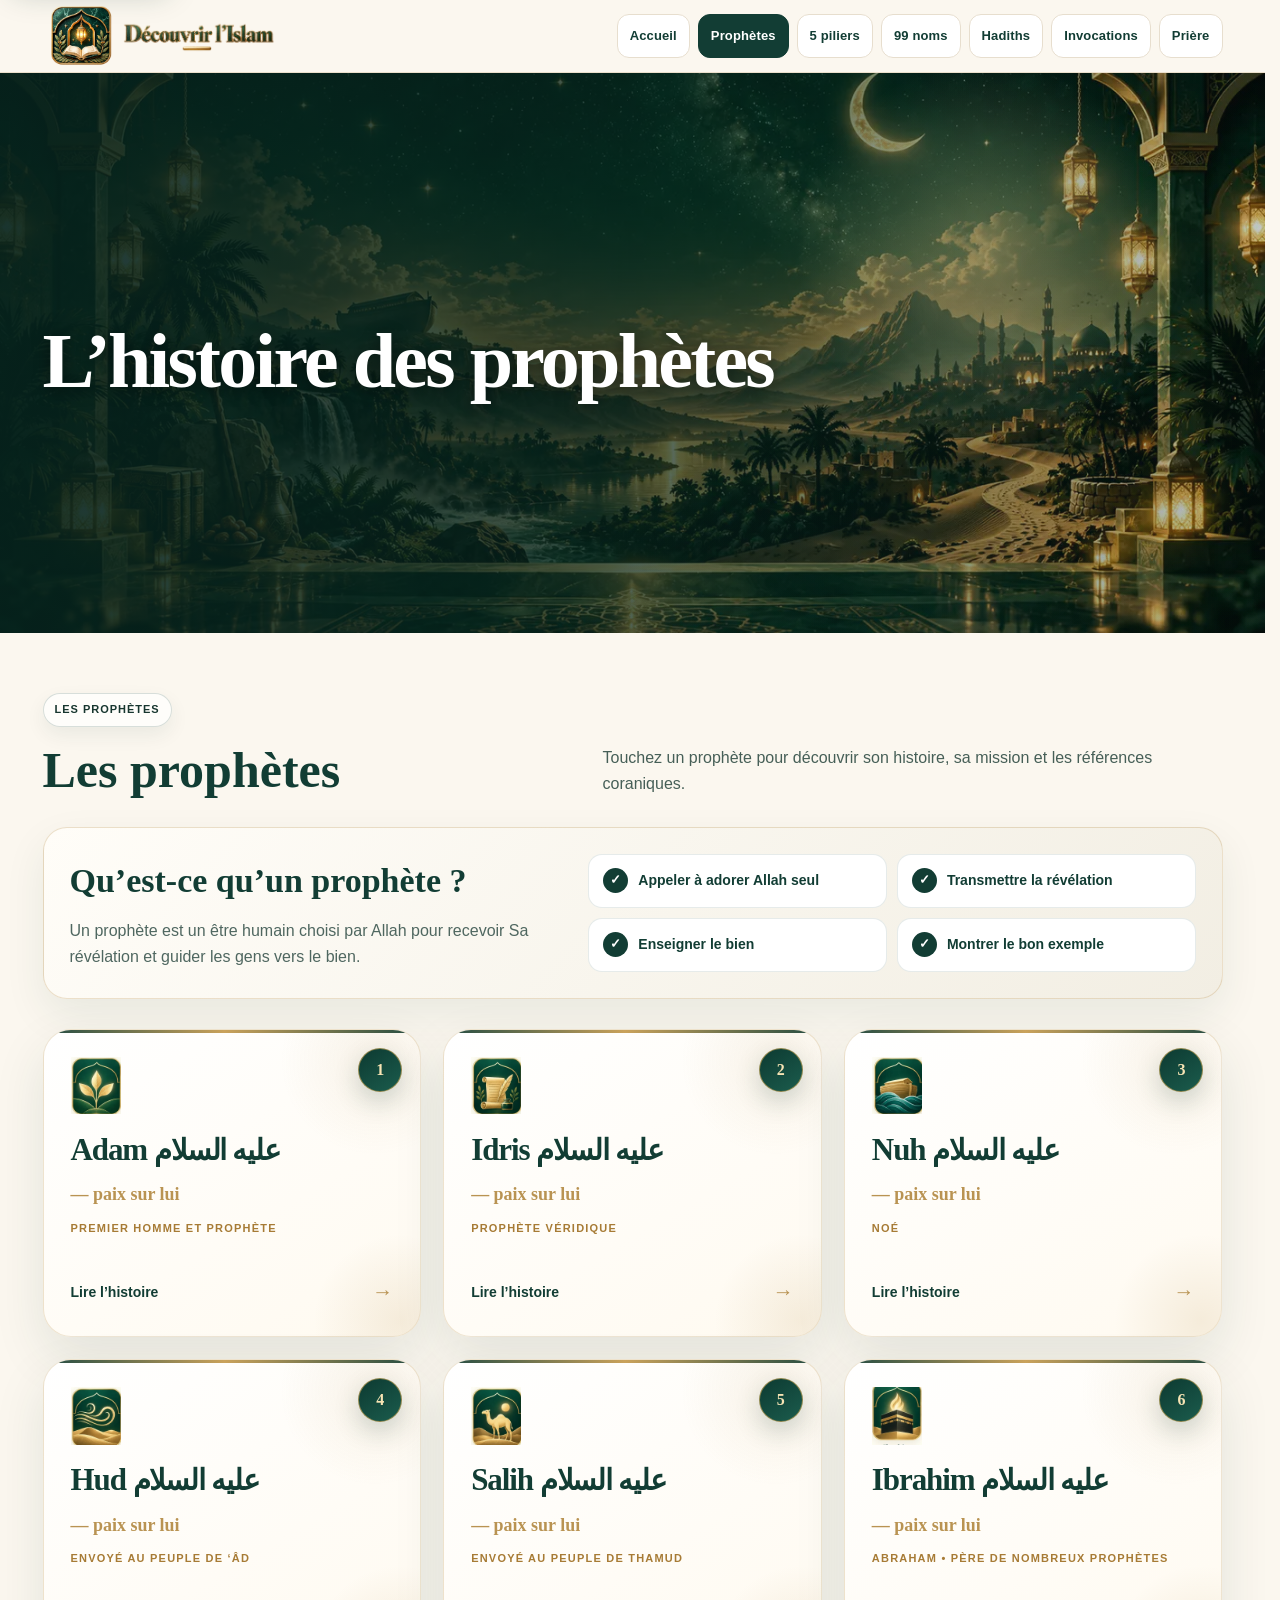
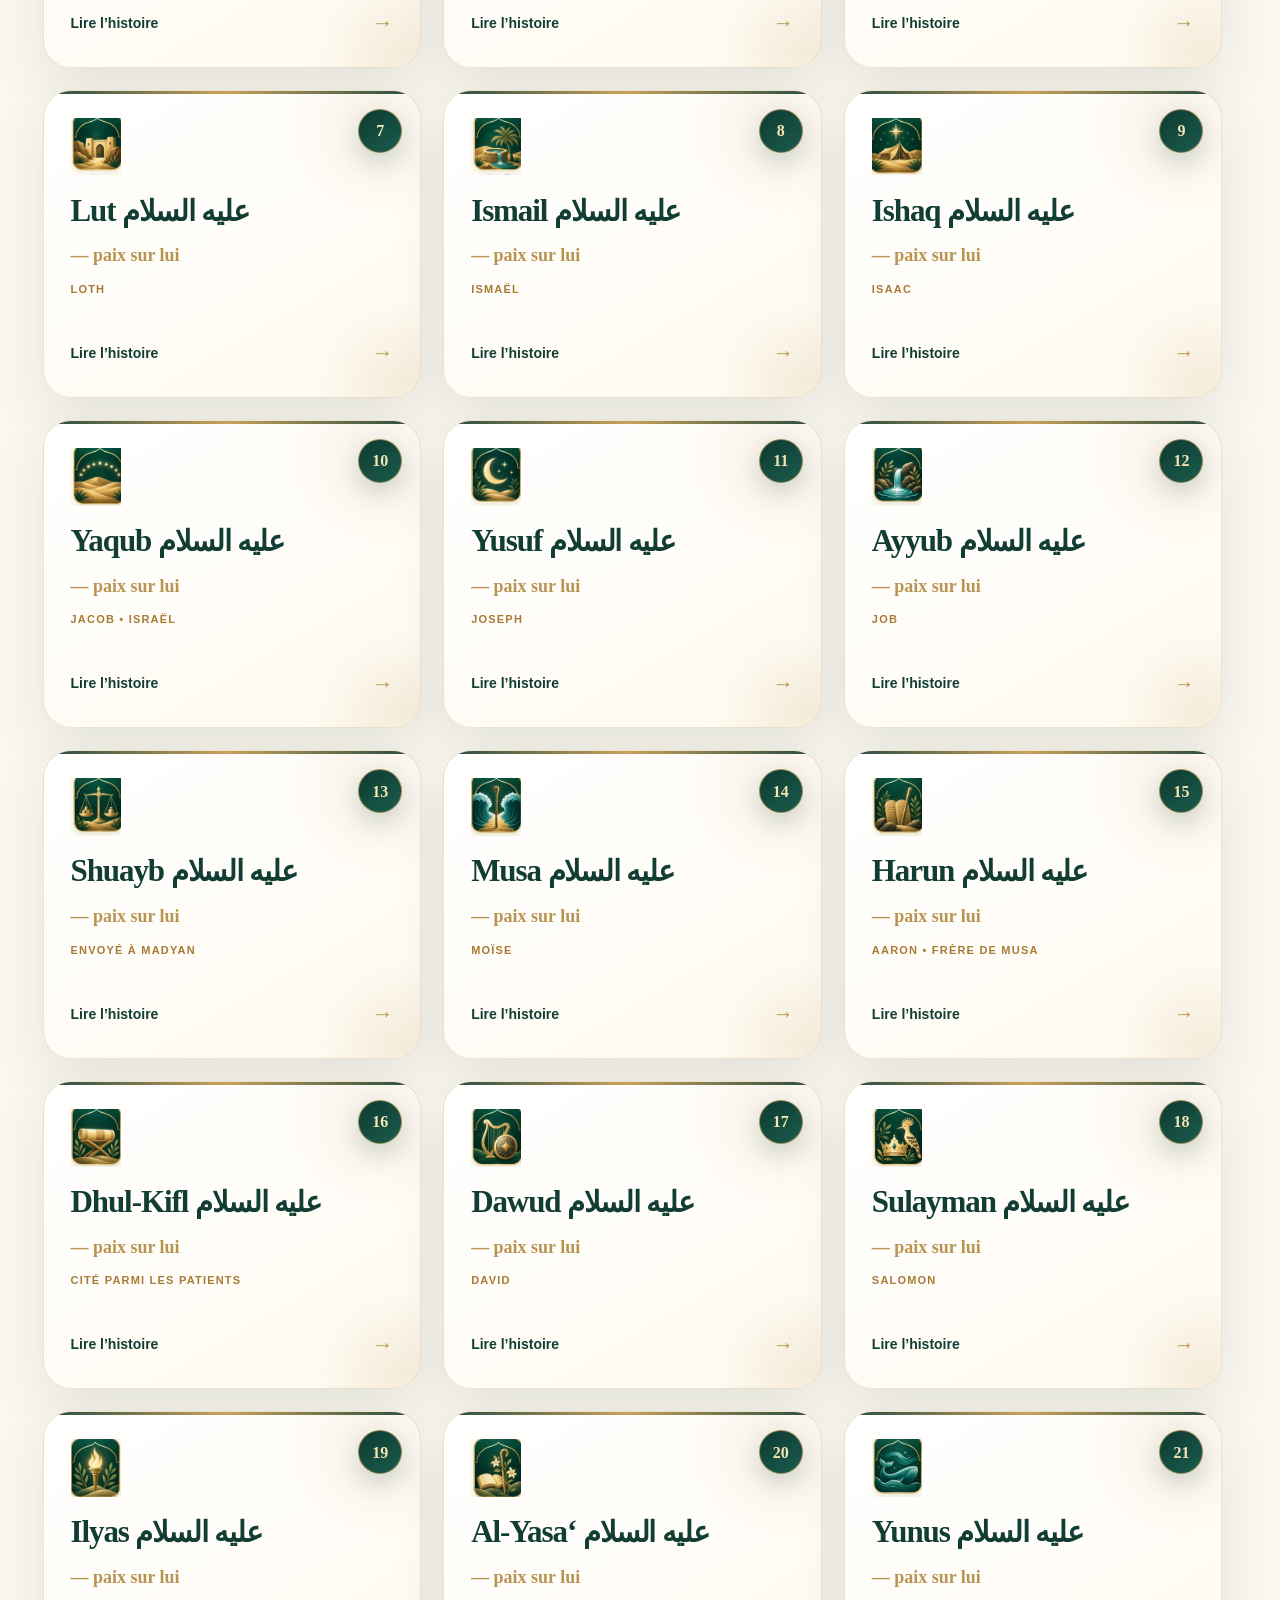
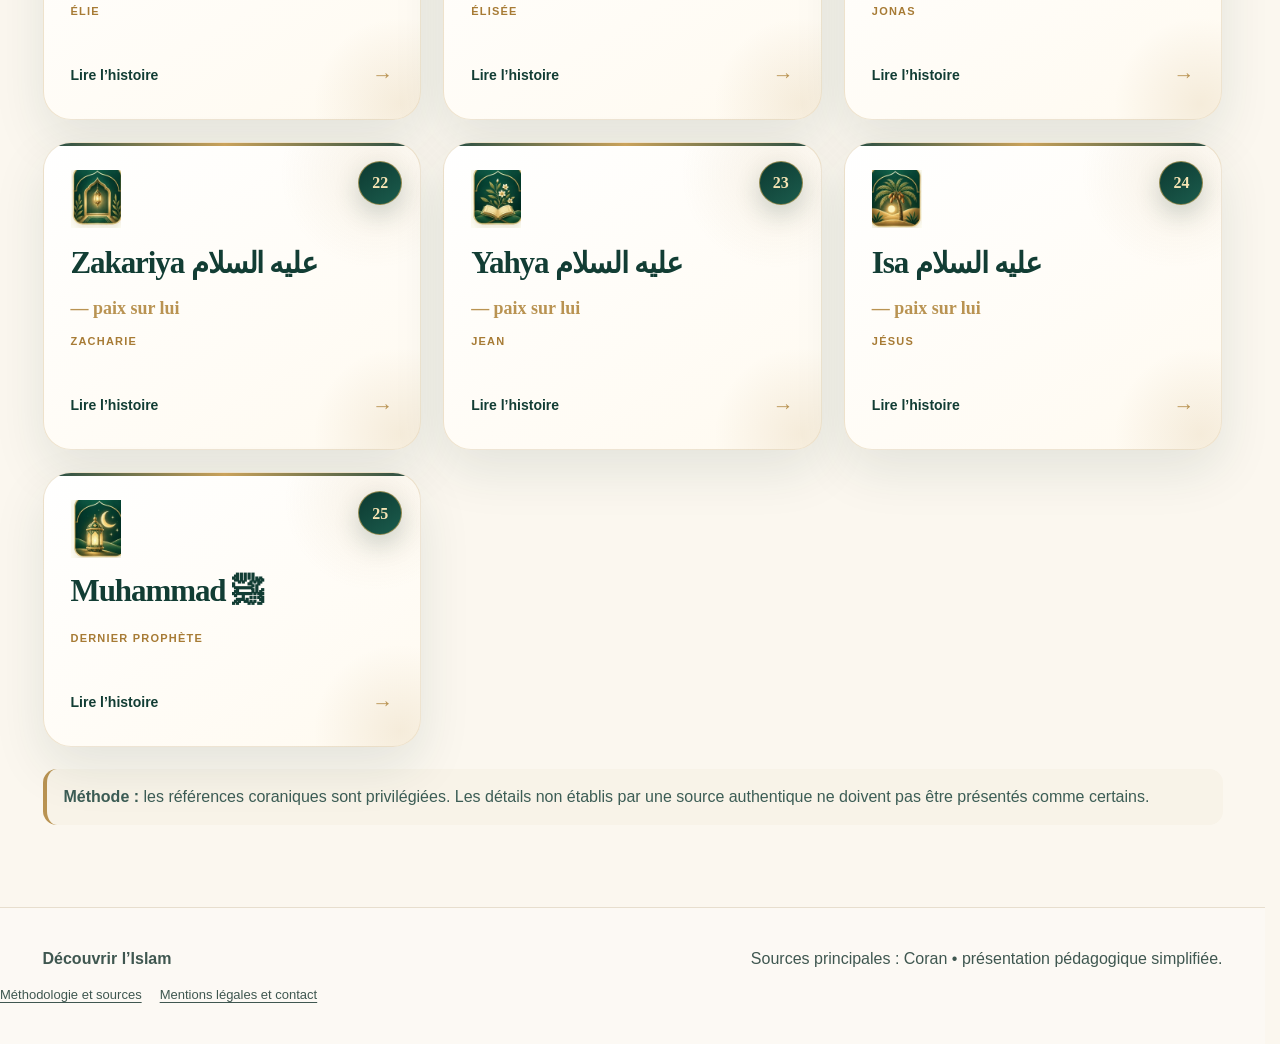
<file: prophetes.html>
<!doctype html>
<html lang="fr">
<head>
<meta charset="utf-8">
<meta name="viewport" content="width=device-width,initial-scale=1">
<meta name="theme-color" content="#123d34">
<title>Histoires des prophètes — Découvrir l’Islam</title>
<!-- SEO:site -->
<meta name="description" content="Découvrir les 25 prophètes cités dans le Coran grâce à des fiches simples, sourcées et adaptées aux débutants.">
<link rel="canonical" href="https://luluao9295-sys.github.io/D-couvrir-l-Islam-/prophetes.html">
<link rel="icon" href="favicon.ico" sizes="any">
<link rel="icon" href="favicon.svg" type="image/svg+xml">
<link rel="manifest" href="site.webmanifest">
<meta property="og:type" content="website">
<meta property="og:locale" content="fr_FR">
<meta property="og:site_name" content="Découvrir l’Islam">
<meta property="og:title" content="Histoires des prophètes — Découvrir l’Islam">
<meta property="og:description" content="Découvrir les 25 prophètes cités dans le Coran grâce à des fiches simples, sourcées et adaptées aux débutants.">
<meta property="og:url" content="https://luluao9295-sys.github.io/D-couvrir-l-Islam-/prophetes.html">
<meta property="og:image" content="https://luluao9295-sys.github.io/D-couvrir-l-Islam-/og-share.svg"><meta property="og:image:width" content="1200"><meta property="og:image:height" content="630">
<meta name="twitter:card" content="summary_large_image">
<meta name="twitter:title" content="Histoires des prophètes — Découvrir l’Islam">
<meta name="twitter:description" content="Découvrir les 25 prophètes cités dans le Coran grâce à des fiches simples, sourcées et adaptées aux débutants.">
<meta name="twitter:image" content="https://luluao9295-sys.github.io/D-couvrir-l-Islam-/og-share.svg"><link rel="stylesheet" href="prophetes-premium.css?v=7"><link rel="stylesheet" href="theme.css?v=14">
<style>
:root{--cream:#fbf7ef;--cream2:#f3eadb;--green:#123d34;--green2:#1d5b4f;--gold:#b99352;--ink:#17362f;--muted:#64746f;--white:#fff;--line:#e7dece;--shadow:0 18px 48px rgba(18,61,52,.09)}
*{box-sizing:border-box}html{scroll-behavior:smooth}body{margin:0;background:var(--cream);color:var(--ink);font-family:Inter,-apple-system,BlinkMacSystemFont,"Segoe UI",sans-serif;line-height:1.6}.container{width:min(1180px,calc(100% - 30px));margin:auto}a{color:inherit}.header{position:sticky;top:0;z-index:20;background:rgba(251,247,239,.95);backdrop-filter:blur(16px);border-bottom:1px solid rgba(185,147,82,.22)}.nav{min-height:72px;display:flex;align-items:center;justify-content:space-between;gap:18px}.brand{font:700 22px Georgia,serif;text-decoration:none;color:var(--green);white-space:nowrap}.navlinks{display:flex;gap:8px;align-items:center;overflow-x:auto;padding:8px 0;scrollbar-width:none}.navlinks::-webkit-scrollbar{display:none}.navlinks a{text-decoration:none;font-size:13px;font-weight:800;color:var(--green);padding:8px 11px;border:1px solid var(--line);border-radius:12px;background:#fff;white-space:nowrap}.navlinks a.active{background:var(--green);color:#fff;border-color:var(--green)}.hero{padding:84px 0 66px;background:radial-gradient(circle at 86% 18%,rgba(185,147,82,.21),transparent 27%),linear-gradient(135deg,#f7ead7,#dce9e2)}.eyebrow{display:inline-flex;padding:7px 11px;border:1px solid rgba(18,61,52,.18);border-radius:999px;background:rgba(255,255,255,.6);font-size:12px;font-weight:900;letter-spacing:.06em;text-transform:uppercase}h1,h2,h3{font-family:Georgia,serif;color:var(--green)}h1{font-size:clamp(44px,7vw,82px);line-height:1;letter-spacing:-.04em;margin:16px 0 18px;max-width:900px}.hero p{max-width:760px;font-size:clamp(17px,2vw,22px);color:#3c5d55;margin:0}.notice{margin-top:28px;background:rgba(255,255,255,.7);border-left:4px solid var(--gold);padding:15px 17px;border-radius:14px;max-width:820px}.section{padding:64px 0}.section-head{display:flex;justify-content:space-between;align-items:end;gap:20px;margin-bottom:26px}.section-head h2{margin:0;font-size:clamp(32px,5vw,50px)}.section-head p{margin:0;max-width:620px;color:var(--muted)}.grid{display:grid;grid-template-columns:repeat(2,1fr);gap:18px}.card{background:var(--white);border:1px solid rgba(18,61,52,.09);border-radius:24px;padding:24px;box-shadow:var(--shadow);position:relative;overflow:hidden}.number{position:absolute;right:18px;top:18px;width:38px;height:38px;border-radius:50%;display:grid;place-items:center;background:var(--cream2);font-weight:900;color:var(--green)}.symbol{width:50px;height:50px;border-radius:16px;display:grid;place-items:center;background:linear-gradient(135deg,#f3eadb,#e3eee8);font-size:22px;margin-bottom:14px}.card h3{font-size:28px;margin:0 52px 14px 0}.meta{font-size:13px;font-weight:800;color:var(--gold);text-transform:uppercase;letter-spacing:.04em;margin-bottom:13px}.row{margin-top:13px;padding-top:13px;border-top:1px solid #eee7da}.row strong{display:block;color:var(--green);margin-bottom:4px}.row p{margin:0;color:#5d6e69}.lesson{margin-top:15px;background:#f8f3e8;border-radius:14px;padding:13px 14px}.source{margin-top:12px;font-size:13px;color:#6c7975}.source b{color:var(--green)}footer{padding:38px 0;border-top:1px solid var(--line);color:#6a7874}.footer-row{display:flex;justify-content:space-between;gap:20px;flex-wrap:wrap}
@media(max-width:900px){.nav{align-items:flex-start;flex-direction:column;gap:4px;padding:10px 0}.navlinks{width:100%}.grid{grid-template-columns:1fr}.section-head{display:block}.section-head p{margin-top:9px}}
@media(max-width:560px){.container{width:min(100% - 22px,1180px)}.hero{padding:58px 0 48px}.section{padding:48px 0}.card{padding:20px;border-radius:20px}.card h3{font-size:25px}.symbol{width:46px;height:46px}.number{right:16px;top:16px}}

/* Définition simple et missions des prophètes */
.prophet-intro{display:grid;grid-template-columns:minmax(0,.9fr) minmax(0,1.1fr);gap:22px;margin:0 0 30px;padding:26px;background:linear-gradient(135deg,#fffdf8,#f2eee3);border:1px solid rgba(185,147,82,.28);border-radius:24px;box-shadow:0 16px 42px rgba(18,61,52,.08)}.prophet-intro h3{margin:0 0 10px;font-size:clamp(25px,3vw,34px)}.prophet-intro p{margin:0;color:#4f6760}.prophet-missions{display:grid;grid-template-columns:1fr 1fr;gap:10px;margin:0;padding:0;list-style:none}.prophet-missions li{display:flex;align-items:center;gap:10px;min-height:54px;padding:12px 14px;background:#fff;border:1px solid rgba(18,61,52,.1);border-radius:14px;color:var(--green);font-size:14px;font-weight:800}.prophet-missions li::before{content:"✓";display:grid;place-items:center;flex:0 0 25px;width:25px;height:25px;border-radius:50%;background:var(--green);color:#fff;font-size:13px}
.grid{grid-template-columns:repeat(3,minmax(0,1fr))}.card{min-height:238px;cursor:pointer;display:flex;flex-direction:column;justify-content:flex-start;transition:transform .2s ease,box-shadow .2s ease,border-color .2s ease}.card .row,.card .lesson,.card .source{display:none}.card .meta{margin-bottom:0}.card .read-more{display:flex;align-items:center;justify-content:space-between;gap:12px;margin-top:auto;padding-top:22px;color:var(--green);font-size:14px;font-weight:900}.card .read-more::after{content:"→";font-size:21px;color:var(--gold);transition:transform .18s ease}.card:hover .read-more::after,.card:focus-visible .read-more::after{transform:translateX(4px)}.card:focus-visible{outline:3px solid rgba(185,147,82,.72);outline-offset:4px}.card[hidden]{display:none!important}.empty-state{display:none;text-align:center;padding:38px 20px;border:1px dashed rgba(18,61,52,.22);border-radius:20px;color:var(--muted);background:rgba(255,255,255,.55)}.empty-state.visible{display:block}
.prophet-modal{position:fixed;inset:0;z-index:20000;display:grid;place-items:center;padding:18px}.prophet-modal[hidden]{display:none}.prophet-modal-backdrop{position:absolute;inset:0;background:rgba(7,31,26,.72);backdrop-filter:blur(8px);-webkit-backdrop-filter:blur(8px)}.prophet-dialog{position:relative;width:min(720px,100%);max-height:min(820px,calc(100dvh - 36px));display:flex;flex-direction:column;background:#fffdf8;border:1px solid rgba(185,147,82,.34);border-radius:28px;box-shadow:0 34px 100px rgba(5,31,25,.34);overflow:hidden}.prophet-dialog-head{display:flex;align-items:center;justify-content:space-between;gap:20px;padding:22px 24px;border-bottom:1px solid var(--line);background:linear-gradient(135deg,#f8f0e2,#e8f0eb)}.prophet-dialog-title{margin:0;font-size:clamp(28px,5vw,40px);line-height:1.05}.prophet-close{width:44px;height:44px;flex:0 0 44px;border:1px solid rgba(18,61,52,.14);border-radius:50%;background:#fff;color:var(--green);font-size:27px;line-height:1;cursor:pointer}.prophet-dialog-body{padding:6px 24px 24px;overflow-y:auto;overscroll-behavior:contain}.prophet-dialog-body .number,.prophet-dialog-body h3,.prophet-dialog-body .meta{display:none}.prophet-detail .row{display:block;margin-top:18px;padding-top:18px}.prophet-detail .row:first-of-type{border-top:0}.prophet-detail .lesson{display:block;margin-top:20px;padding:17px;border-left:4px solid var(--gold);background:#f8f3e8}.prophet-detail .source{display:block;margin-top:17px;padding-top:15px;border-top:1px solid var(--line)}.prophet-dialog-actions{display:flex;justify-content:space-between;gap:12px;padding:16px 24px;border-top:1px solid var(--line);background:#fff}.prophet-nav-btn{min-height:44px;padding:10px 16px;border:1px solid var(--line);border-radius:13px;background:#fff;color:var(--green);font-weight:900;cursor:pointer}.prophet-nav-btn:disabled{visibility:hidden}.modal-open{overflow:hidden}
@media(max-width:900px){.grid{grid-template-columns:repeat(2,minmax(0,1fr))}}
@media(max-width:640px){.prophet-intro{grid-template-columns:1fr;padding:20px;gap:18px}.prophet-missions{grid-template-columns:1fr}.grid{grid-template-columns:1fr;gap:13px}.card{min-height:190px}.prophet-modal{padding:0;align-items:end}.prophet-dialog{width:100%;max-height:92dvh;border-radius:24px 24px 0 0}.prophet-dialog-head{padding:19px 18px}.prophet-dialog-body{padding:4px 18px 20px}.prophet-dialog-actions{padding:13px 18px calc(13px + env(safe-area-inset-bottom))}body[data-page="prophetes"] .symbol.prophet-symbol svg,.honorific{display:inline;font:600 .58em/1.2 Georgia,serif;color:var(--gold);white-space:nowrap}
</style>
<link rel="stylesheet" href="premium-generated.css?v=6"><link rel="stylesheet" href="visuals.css?v=14">
<link rel="stylesheet" href="polish.css?v=18">
<link rel="stylesheet" href="uniform-ui.css?v=9">
<link rel="stylesheet" href="story-prayer-upgrade.css?v=5">
<script type="application/ld+json">{"@context":"https://schema.org","@graph":[{"@type":"WebSite","@id":"https://luluao9295-sys.github.io/D-couvrir-l-Islam-/#website","name":"Découvrir l’Islam","url":"https://luluao9295-sys.github.io/D-couvrir-l-Islam-/","inLanguage":"fr"},{"@type":"WebPage","@id":"https://luluao9295-sys.github.io/D-couvrir-l-Islam-/prophetes.html#webpage","name":"Histoires des prophètes","description":"Découvrir les 25 prophètes cités dans le Coran grâce à des fiches simples, sourcées et adaptées aux débutants.","url":"https://luluao9295-sys.github.io/D-couvrir-l-Islam-/prophetes.html","inLanguage":"fr","isPartOf":{"@id":"https://luluao9295-sys.github.io/D-couvrir-l-Islam-/#website"}},{"@type":"BreadcrumbList","itemListElement":[{"@type":"ListItem","position":1,"name":"Accueil","item":"https://luluao9295-sys.github.io/D-couvrir-l-Islam-/"},{"@type":"ListItem","position":2,"name":"Histoires des prophètes","item":"https://luluao9295-sys.github.io/D-couvrir-l-Islam-/prophetes.html"}]}]}</script>
<meta name="referrer" content="strict-origin-when-cross-origin"><link rel="preload" as="image" href="assets/banner-prophetes.webp" fetchpriority="high"><style id="story-reading-spacing">.prophet-detail .row p + p{margin-top:14px}</style></head>
<body data-page="prophetes"><a class="skip-link" href="#contenu">Aller au contenu</a>
<header class="header"><div class="container nav"><a class="brand" href="index.html">Découvrir l’Islam</a><button class="mobile-menu-btn" type="button" aria-label="Ouvrir le menu" aria-expanded="false" aria-controls="mobileNav"><span class="burger-lines" aria-hidden="true"></span></button><nav id="mobileNav" class="navlinks mobile-collapsible" aria-label="Navigation principale"><a href="index.html">Accueil</a><a class="active" href="prophetes.html" aria-current="page">Prophètes</a><a href="piliers.html">5 piliers</a><a href="noms.html">99 noms</a><a href="hadiths.html">Hadiths</a><a href="invocations.html">Invocations</a><a href="priere.html">Prière</a></nav></div></header>
<section class="hero"><div class="container"><span class="eyebrow">25 prophètes cités dans le Coran</span><h1>Histoires des prophètes</h1><p>Des fiches très simples pour comprendre qui ils sont, les moments essentiels de leur histoire et la leçon principale à retenir.</p></div></section>
<main class="section" id="contenu"><div class="container"><div class="section-head"><div><span class="eyebrow">Les prophètes</span><h2>Les prophètes</h2></div><p>Touchez un prophète pour découvrir son histoire, sa mission et les références coraniques.</p></div><section class="prophet-intro" aria-labelledby="prophetMeaning"><div><h3 id="prophetMeaning">Qu’est-ce qu’un prophète ?</h3><p>Un prophète est un être humain choisi par Allah pour recevoir Sa révélation et guider les gens vers le bien.</p></div><ul class="prophet-missions" aria-label="Missions principales d’un prophète"><li>Appeler à adorer Allah seul</li><li>Transmettre la révélation</li><li>Enseigner le bien</li><li>Montrer le bon exemple</li></ul></section><div class="grid" id="prophetGrid">
<article class="card"><span class="number">1</span><div class="symbol"></div><h3>Adam <span class="honorific" lang="ar" dir="rtl">عليه السلام</span><span class="peace-fr">— paix sur lui</span></h3><div class="meta">Premier homme et prophète</div><div class="row"><strong>Origine</strong><p>Allah créa Adam et lui enseigna ce qu’il devait connaître.</p></div><div class="row"><strong>Le Jardin et le repentir</strong><p>Allah enseigna à Adam les noms et ordonna aux anges de se prosterner devant lui. Iblis refusa par orgueil. Adam et son épouse vécurent au Jardin, où un arbre leur était interdit.</p><p>Trompés par Satan, ils mangèrent de cet arbre puis reconnurent leur faute. Allah accueillit le repentir d’Adam. Leur vie sur terre commença avec une promesse de guidance : les êtres humains ne seraient pas laissés sans direction.</p></div><div class="row"><strong>Mission</strong><p>Commencer l’histoire humaine dans l’adoration d’Allah et transmettre la guidance à sa descendance.</p></div><div class="lesson"><strong>À retenir :</strong> l’être humain peut se tromper, mais le repentir sincère reste une porte ouverte.</div><div class="source"><b>Coran :</b> 2:30–39 ; 7:11–27</div></article>
<article class="card"><span class="number">2</span><div class="symbol"></div><h3>Idris <span class="honorific" lang="ar" dir="rtl">عليه السلام</span><span class="peace-fr">— paix sur lui</span></h3><div class="meta">Prophète véridique</div><div class="row"><strong>Origine</strong><p>Idris est cité parmi les prophètes véridiques et patients.</p></div><div class="row"><strong>Ce que le Coran nous apprend</strong><p>Idris est présenté comme un homme profondément véridique et un prophète. Allah indique l’avoir élevé à un haut rang. Il est aussi cité avec Ismail et Dhul-Kifl parmi ceux qui faisaient preuve de patience.</p><p>Le Coran ne raconte pas son enfance, son métier ni une succession d’événements de sa vie. Sa fiche reste donc volontairement courte : elle met en lumière sa droiture et sa patience sans transformer des récits incertains en faits établis.</p></div><div class="row"><strong>Mission</strong><p>Appeler à la vérité et à l’obéissance à Allah.</p></div><div class="lesson"><strong>À retenir :</strong> la sincérité et la constance élèvent le croyant.</div><div class="source"><b>Coran :</b> 19:56–57 ; 21:85–86</div></article>
<article class="card"><span class="number">3</span><div class="symbol"></div><h3>Nuh <span class="honorific" lang="ar" dir="rtl">عليه السلام</span><span class="peace-fr">— paix sur lui</span></h3><div class="meta">Noé</div><div class="row"><strong>Origine</strong><p>Nuh fut envoyé à son peuple lorsqu’il s’éloigna de l’adoration d’Allah seul.</p></div><div class="row"><strong>L’appel et l’arche</strong><p>Nuh appela longuement son peuple à adorer Allah seul et à demander Son pardon. Il s’adressa aux gens de différentes manières, mais beaucoup refusèrent de l’écouter et se moquèrent de lui.</p><p>Allah lui ordonna de construire une arche. Lorsque le déluge arriva, Nuh embarqua avec les croyants et les créatures qu’il devait emporter. Son fils refusa de monter, pensant trouver refuge sur une montagne, et fut emporté par les eaux. Après le déluge, l’arche s’immobilisa sur le mont Judi.</p></div><div class="row"><strong>Mission</strong><p>Ramener son peuple au monothéisme.</p></div><div class="lesson"><strong>À retenir :</strong> persévérer dans le bien même lorsque les résultats semblent lents.</div><div class="source"><b>Coran :</b> 11:25–49 ; sourate 71</div></article>
<article class="card"><span class="number">4</span><div class="symbol"></div><h3>Hud <span class="honorific" lang="ar" dir="rtl">عليه السلام</span><span class="peace-fr">— paix sur lui</span></h3><div class="meta">Envoyé au peuple de ‘Âd</div><div class="row"><strong>Origine</strong><p>Hud fut envoyé au peuple puissant de ‘Âd.</p></div><div class="row"><strong>Face à l’orgueil de ‘Âd</strong><p>Hud s’adressa au peuple de ‘Âd, fier de sa force. Il leur rappela les bienfaits reçus d’Allah et les invita à Lui demander pardon. Il ne réclamait aucune récompense pour son message.</p><p>Les opposants rejetèrent son appel et restèrent attachés aux croyances de leurs ancêtres. Hud affirma sa confiance en Allah malgré leur hostilité. Le récit se termine par le salut de Hud et des croyants, tandis que ceux qui avaient rejeté le message furent frappés par le châtiment.</p></div><div class="row"><strong>Mission</strong><p>Appeler à adorer Allah seul et à abandonner l’arrogance.</p></div><div class="lesson"><strong>À retenir :</strong> la force matérielle ne protège pas de l’injustice ni de l’orgueil.</div><div class="source"><b>Coran :</b> 7:65–72 ; 11:50–60</div></article>
<article class="card"><span class="number">5</span><div class="symbol"></div><h3>Salih <span class="honorific" lang="ar" dir="rtl">عليه السلام</span><span class="peace-fr">— paix sur lui</span></h3><div class="meta">Envoyé au peuple de Thamud</div><div class="row"><strong>Origine</strong><p>Salih fut envoyé à Thamud, un peuple connu pour ses habitations taillées dans la roche.</p></div><div class="row"><strong>La chamelle et l’avertissement</strong><p>Salih rappela aux Thamud qu’Allah leur avait permis de s’établir sur terre. Il les appela à L’adorer et à demander pardon. Une chamelle leur fut donnée comme signe : ils devaient la laisser vivre et ne lui faire aucun mal.</p><p>Ils tuèrent pourtant la chamelle et défièrent l’avertissement. Salih leur annonça alors un délai de trois jours. Lorsque le châtiment survint, Allah sauva Salih et les croyants par Sa miséricorde.</p></div><div class="row"><strong>Mission</strong><p>Les appeler à l’adoration d’Allah seul.</p></div><div class="lesson"><strong>À retenir :</strong> un signe clair n’aide que celui qui accepte sincèrement la vérité.</div><div class="source"><b>Coran :</b> 7:73–79 ; 11:61–68</div></article>
<article class="card"><span class="number">6</span><div class="symbol">⭐</div><h3>Ibrahim <span class="honorific" lang="ar" dir="rtl">عليه السلام</span><span class="peace-fr">— paix sur lui</span></h3><div class="meta">Abraham • père de nombreux prophètes</div><div class="row"><strong>Origine</strong><p>Ibrahim grandit au milieu de l’idolâtrie et rejeta l’adoration des idoles.</p></div><div class="row"><strong>Défendre la foi et transmettre</strong><p>Ibrahim contesta l’adoration des idoles pratiquée dans son entourage. Il invita son peuple à réfléchir : ces statues pouvaient-elles entendre, aider ou se défendre ? Ses opposants voulurent le brûler, mais Allah rendit le feu sans danger pour lui.</p><p>Ibrahim quitta son peuple et poursuivit sa vie dans la fidélité à Allah. Avec son fils Ismail, il éleva les fondations de la Kaaba. Tous deux demandèrent à Allah d’accepter leur œuvre et de faire de leur descendance une communauté qui Lui soit soumise.</p></div><div class="row"><strong>Mission</strong><p>Défendre le monothéisme pur.</p></div><div class="lesson"><strong>À retenir :</strong> la foi demande parfois de tenir bon même lorsque l’on est seul face à la majorité.</div><div class="source"><b>Coran :</b> 2:124–141 ; 6:74–83 ; 21:51–73</div></article>
<article class="card"><span class="number">7</span><div class="symbol"></div><h3>Lut <span class="honorific" lang="ar" dir="rtl">عليه السلام</span><span class="peace-fr">— paix sur lui</span></h3><div class="meta">Loth</div><div class="row"><strong>Origine</strong><p>Lut fut envoyé à un peuple qui commettait de graves transgressions.</p></div><div class="row"><strong>L’accueil des visiteurs et le départ</strong><p>Lut avertit son peuple de ses transgressions. Un jour, des anges se présentèrent à lui sous l’apparence de visiteurs. Inquiet pour leur sécurité face à l’hostilité des gens, il chercha à protéger ses hôtes.</p><p>Les visiteurs lui révélèrent qu’ils étaient des envoyés d’Allah et que son peuple ne pourrait pas l’atteindre. Ils lui demandèrent de partir de nuit avec sa famille. Lut fut sauvé, mais son épouse ne fit pas partie des personnes épargnées par le châtiment.</p></div><div class="row"><strong>Mission</strong><p>Appeler à la pureté morale et à l’obéissance à Allah.</p></div><div class="lesson"><strong>À retenir :</strong> rester fidèle à ses principes lorsque la société banalise une faute.</div><div class="source"><b>Coran :</b> 7:80–84 ; 11:77–83</div></article>
<article class="card"><span class="number">8</span><div class="symbol"></div><h3>Ismail <span class="honorific" lang="ar" dir="rtl">عليه السلام</span><span class="peace-fr">— paix sur lui</span></h3><div class="meta">Ismaël</div><div class="row"><strong>Origine</strong><p>Fils d’Ibrahim, installé avec sa mère dans la vallée de La Mecque.</p></div><div class="row"><strong>La Kaaba et la fidélité</strong><p>Ismail participa avec son père Ibrahim à l’élévation des fondations de la Kaaba. Leur prière montrait que construire ce lieu d’adoration allait de pair avec l’humilité : ils demandaient à Allah d’accepter leur travail.</p><p>Le Coran décrit aussi Ismail comme fidèle à ses promesses, messager et prophète. Il demandait à sa famille d’accomplir la prière et de donner la zakat. Ces passages éclairent sa vie familiale et sa fidélité à l’adoration, sans fournir une biographie complète.</p></div><div class="row"><strong>Mission</strong><p>Appeler sa famille à la prière et à l’adoration.</p></div><div class="lesson"><strong>À retenir :</strong> la patience, la fidélité et l’obéissance sont au cœur de la foi.</div><div class="source"><b>Coran :</b> 2:125–129 ; 19:54–55</div></article>
<article class="card"><span class="number">9</span><div class="symbol"></div><h3>Ishaq <span class="honorific" lang="ar" dir="rtl">عليه السلام</span><span class="peace-fr">— paix sur lui</span></h3><div class="meta">Isaac</div><div class="row"><strong>Origine</strong><p>Fils d’Ibrahim, annoncé comme une bonne nouvelle à ses parents.</p></div><div class="row"><strong>Une naissance annoncée</strong><p>Des anges apportèrent à la famille d’Ibrahim la bonne nouvelle de la naissance d’Ishaq, puis de Yaqub après lui. L’épouse d’Ibrahim s’étonna de cette annonce, car elle et son mari étaient âgés.</p><p>Ishaq est ensuite présenté comme un prophète parmi les vertueux. Sa place dans le récit relie plusieurs générations : il est le fils d’Ibrahim et le père de Yaqub. Le Coran ne développe pas tous les épisodes de sa vie ; il souligne surtout cette bénédiction et sa droiture.</p></div><div class="row"><strong>Mission</strong><p>Poursuivre la transmission du monothéisme dans sa descendance.</p></div><div class="lesson"><strong>À retenir :</strong> ce qui paraît impossible aux humains reste facile pour Allah.</div><div class="source"><b>Coran :</b> 11:69–73 ; 37:112–113</div></article>
<article class="card"><span class="number">10</span><div class="symbol"></div><h3>Yaqub <span class="honorific" lang="ar" dir="rtl">عليه السلام</span><span class="peace-fr">— paix sur lui</span></h3><div class="meta">Jacob • Israël</div><div class="row"><strong>Origine</strong><p>Fils d’Ishaq et père de Yusuf et de ses frères.</p></div><div class="row"><strong>La séparation et les retrouvailles</strong><p>Yaqub écouta le rêve de son fils Yusuf et lui conseilla de ne pas le raconter à ses frères. Plus tard, ceux-ci revinrent sans Yusuf, affirmant qu’un loup l’avait dévoré. Yaqub choisit la patience tout en éprouvant une profonde tristesse.</p><p>Les années passèrent, puis une nouvelle séparation toucha sa famille. Malgré son chagrin, il demanda à ses fils de rechercher leurs frères et de ne pas désespérer de la miséricorde d’Allah. Le récit aboutit aux retrouvailles avec Yusuf en Égypte.</p></div><div class="row"><strong>Mission</strong><p>Transmettre la foi à sa famille et rester ferme dans l’épreuve.</p></div><div class="lesson"><strong>À retenir :</strong> l’espérance ne doit pas disparaître même pendant une longue épreuve.</div><div class="source"><b>Coran :</b> 2:132–133 ; sourate 12</div></article>
<article class="card"><span class="number">11</span><div class="symbol"></div><h3>Yusuf <span class="honorific" lang="ar" dir="rtl">عليه السلام</span><span class="peace-fr">— paix sur lui</span></h3><div class="meta">Joseph</div><div class="row"><strong>Origine</strong><p>Fils de Yaqub. Enfant, il vit en rêve des signes annonçant son avenir.</p></div><div class="row"><strong>Du puits aux retrouvailles</strong><p>Enfant, Yusuf raconta à son père un rêve où onze étoiles, le soleil et la lune se prosternaient devant lui. Jaloux, ses frères le jetèrent dans un puits. Recueilli par des voyageurs, il fut emmené en Égypte et vendu.</p><p>Plus tard, Yusuf refusa de céder à une sollicitation interdite. Il fut emprisonné malgré son innocence et y expliqua les rêves de deux compagnons. Lorsque le roi fit un rêve annonçant des années d’abondance puis de famine, Yusuf en expliqua le sens et proposa de préparer des réserves.</p><p>Après que son innocence eut été reconnue, il reçut des responsabilités sur les réserves du pays. La famine conduisit ses frères jusqu’à lui. Yusuf finit par se faire reconnaître et leur pardonna. Il retrouva ses parents : le rêve de son enfance prenait alors son sens.</p></div><div class="row"><strong>Mission</strong><p>Rester fidèle à Allah dans chaque situation et utiliser son rang pour le bien.</p></div><div class="lesson"><strong>À retenir :</strong> une épreuve difficile peut devenir le chemin vers un bien inattendu.</div><div class="source"><b>Coran :</b> sourate 12</div></article>
<article class="card"><span class="number">12</span><div class="symbol"></div><h3>Ayyub <span class="honorific" lang="ar" dir="rtl">عليه السلام</span><span class="peace-fr">— paix sur lui</span></h3><div class="meta">Job</div><div class="row"><strong>Origine</strong><p>Ayyub est surtout connu pour sa grande patience pendant l’épreuve.</p></div><div class="row"><strong>L’épreuve et le soulagement</strong><p>Ayyub traversa une grande souffrance et se tourna vers Allah avec une invocation pleine d’humilité. Le Coran souligne sa patience et son retour constant vers son Seigneur, sans donner un récit médical détaillé ni une durée précise de sa maladie.</p><p>Allah répondit à son appel et leva son mal. Un passage évoque l’eau qui lui fut accordée pour se laver et boire. Sa famille lui fut rendue, avec d’autres bienfaits. Son histoire rappelle que demander du secours n’est pas contraire à la patience.</p></div><div class="row"><strong>Mission</strong><p>Montrer la fidélité et la patience dans l’adversité.</p></div><div class="lesson"><strong>À retenir :</strong> se tourner vers Allah pendant l’épreuve sans perdre l’espoir.</div><div class="source"><b>Coran :</b> 21:83–84 ; 38:41–44</div></article>
<article class="card"><span class="number">13</span><div class="symbol"></div><h3>Shuayb <span class="honorific" lang="ar" dir="rtl">عليه السلام</span><span class="peace-fr">— paix sur lui</span></h3><div class="meta">Envoyé à Madyan</div><div class="row"><strong>Origine</strong><p>Shuayb fut envoyé à une population où la fraude commerciale était répandue.</p></div><div class="row"><strong>La foi et l’honnêteté</strong><p>Shuayb appela les habitants de Madyan à adorer Allah seul. Il leur demanda aussi de donner des mesures et des poids justes, et de ne pas priver les autres de ce qui leur revenait. Son message concernait donc aussi leur manière de commercer.</p><p>Certains se moquèrent de lui et contestèrent son droit à parler de leurs pratiques. Shuayb expliqua qu’il cherchait à améliorer la situation, avec l’aide d’Allah. Lorsque le châtiment arriva, lui et les croyants furent sauvés.</p></div><div class="row"><strong>Mission</strong><p>Unir foi, honnêteté et justice économique.</p></div><div class="lesson"><strong>À retenir :</strong> la religion concerne aussi l’honnêteté dans les affaires et les relations.</div><div class="source"><b>Coran :</b> 7:85–93 ; 11:84–95</div></article>
<article class="card"><span class="number">14</span><div class="symbol"></div><h3>Musa <span class="honorific" lang="ar" dir="rtl">عليه السلام</span><span class="peace-fr">— paix sur lui</span></h3><div class="meta">Moïse</div><div class="row"><strong>Origine</strong><p>Né en Égypte à une époque où Pharaon opprimait les enfants d’Israël.</p></div><div class="row"><strong>De l’enfance à la mission</strong><p>Musa naquit alors que Pharaon persécutait les enfants d’Israël. Sa mère reçut l’inspiration de le confier aux eaux lorsqu’elle craindrait pour lui. Recueilli par la famille de Pharaon, il fut finalement rendu à sa mère pour être allaité.</p><p>Devenu adulte, Musa quitta l’Égypte après avoir tué involontairement un homme en intervenant dans une dispute. À Madyan, il aida deux femmes à abreuver leur troupeau, puis trouva accueil et fonda une famille.</p><p>Sur le chemin du retour, Allah l’appela et lui confia une mission auprès de Pharaon. Soutenu par son frère Harun, Musa demanda la libération des enfants d’Israël. Allah ouvrit pour eux un passage dans la mer et les sauva de leurs poursuivants. Musa reçut ensuite la révélation et continua de guider son peuple malgré ses désobéissances.</p></div><div class="row"><strong>Mission</strong><p>Appeler Pharaon à Allah et libérer les opprimés.</p></div><div class="lesson"><strong>À retenir :</strong> la vérité peut résister à un pouvoir immense lorsque l’on place sa confiance en Allah.</div><div class="source"><b>Coran :</b> sourates 20 et 28 ; 7:103–160</div></article>
<article class="card"><span class="number">15</span><div class="symbol"></div><h3>Harun <span class="honorific" lang="ar" dir="rtl">عليه السلام</span><span class="peace-fr">— paix sur lui</span></h3><div class="meta">Aaron • frère de Musa</div><div class="row"><strong>Origine</strong><p>Frère de Musa et soutien dans sa mission.</p></div><div class="row"><strong>Un soutien pour Musa</strong><p>Lorsque Musa reçut sa mission, il demanda à Allah que son frère Harun l’aide. Il souhaitait être soutenu pour transmettre le message et affronter Pharaon. Allah accueillit cette demande.</p><p>Pendant une absence de Musa, une partie du peuple se mit à adorer le veau. Harun les avertit et leur demanda de le suivre, mais ils refusèrent. Au retour de Musa, il expliqua qu’il avait craint de provoquer une division parmi les enfants d’Israël.</p></div><div class="row"><strong>Mission</strong><p>Aider Musa à transmettre le message avec clarté.</p></div><div class="lesson"><strong>À retenir :</strong> une grande mission peut nécessiter coopération, patience et complémentarité.</div><div class="source"><b>Coran :</b> 20:29–36 ; 20:90–94</div></article>
<article class="card"><span class="number">16</span><div class="symbol"></div><h3>Dhul-Kifl <span class="honorific" lang="ar" dir="rtl">عليه السلام</span><span class="peace-fr">— paix sur lui</span></h3><div class="meta">Cité parmi les patients</div><div class="row"><strong>Origine</strong><p>Le Coran donne peu de détails biographiques à son sujet.</p></div><div class="row"><strong>Une vie peu détaillée</strong><p>Dhul-Kifl est cité avec Ismail et Idris parmi les patients, puis parmi ceux qu’Allah fit entrer dans Sa miséricorde. Un autre passage le mentionne avec Ismail et Al-Yasa‘ parmi les meilleurs.</p><p>Ces versets ne précisent ni son peuple, ni son époque, ni les événements de sa vie. Les interprétations sur son identité ne sont pas toutes unanimes. Nous nous limitons ici aux qualités que le texte lui attribue : patience et droiture.</p></div><div class="row"><strong>Mission</strong><p>Rester fidèle à la droiture et à la patience.</p></div><div class="lesson"><strong>À retenir :</strong> quand les sources donnent peu de détails, il faut rester sobre et ne pas inventer.</div><div class="source"><b>Coran :</b> 21:85–86 ; 38:48</div></article>
<article class="card"><span class="number">17</span><div class="symbol"></div><h3>Dawud <span class="honorific" lang="ar" dir="rtl">عليه السلام</span><span class="peace-fr">— paix sur lui</span></h3><div class="meta">David</div><div class="row"><strong>Origine</strong><p>Prophète et roi, à qui fut donné le Zabur.</p></div><div class="row"><strong>La royauté et la justice</strong><p>Dawud vainquit Jalut. Allah lui accorda la royauté et la sagesse, et lui enseigna ce qu’Il voulut. Le Coran rappelle également qu’il reçut le Zabur, une révélation.</p><p>Dawud est décrit comme un serviteur tourné vers Allah. Dans le récit de deux plaideurs, il est rappelé à la responsabilité de juger avec équité. Sa vie associe ainsi le pouvoir, l’adoration et l’obligation de ne pas suivre ses passions lorsqu’il rend la justice.</p></div><div class="row"><strong>Mission</strong><p>Gouverner avec justice et adorer Allah avec dévotion.</p></div><div class="lesson"><strong>À retenir :</strong> le pouvoir est une responsabilité qui doit rester soumis à la justice.</div><div class="source"><b>Coran :</b> 2:251 ; 4:163 ; 38:17–26</div></article>
<article class="card"><span class="number">18</span><div class="symbol"></div><h3>Sulayman <span class="honorific" lang="ar" dir="rtl">عليه السلام</span><span class="peace-fr">— paix sur lui</span></h3><div class="meta">Salomon</div><div class="row"><strong>Origine</strong><p>Fils de Dawud, prophète et roi doté de grandes capacités par Allah.</p></div><div class="row"><strong>Un royaume et la gratitude</strong><p>Sulayman hérita de Dawud et reçut des dons exceptionnels d’Allah. En entendant une fourmi avertir les autres du passage de son armée, il sourit et demanda à Allah de l’aider à être reconnaissant.</p><p>La huppe lui rapporta l’existence du royaume de Saba, dont la reine et le peuple adoraient le soleil. Sulayman lui envoya un message. Après plusieurs échanges, la reine vint auprès de lui et reconnut sa soumission à Allah. Ces événements sont racontés comme des signes invitant à la foi et à la gratitude.</p></div><div class="row"><strong>Mission</strong><p>Employer ses dons et son pouvoir au service du bien et de l’adoration.</p></div><div class="lesson"><strong>À retenir :</strong> plus on reçoit de bienfaits, plus la gratitude devient importante.</div><div class="source"><b>Coran :</b> 27:15–44 ; 38:30–40</div></article>
<article class="card"><span class="number">19</span><div class="symbol"></div><h3>Ilyas <span class="honorific" lang="ar" dir="rtl">عليه السلام</span><span class="peace-fr">— paix sur lui</span></h3><div class="meta">Élie</div><div class="row"><strong>Origine</strong><p>Ilyas fut envoyé à un peuple qui adorait une divinité autre qu’Allah.</p></div><div class="row"><strong>L’appel à abandonner Baal</strong><p>Ilyas est présenté comme un messager. Il reprocha à son peuple d’invoquer Baal en délaissant Allah, leur Seigneur et Celui de leurs ancêtres.</p><p>Beaucoup le traitèrent de menteur. Le passage distingue toutefois les serviteurs sincères d’Allah et honore la mémoire d’Ilyas. Le Coran ne raconte pas toute sa vie : l’épisode central est son appel au monothéisme face aux croyances de son peuple.</p></div><div class="row"><strong>Mission</strong><p>Restaurer le monothéisme.</p></div><div class="lesson"><strong>À retenir :</strong> ne pas suivre aveuglément les habitudes lorsqu’elles éloignent de la vérité.</div><div class="source"><b>Coran :</b> 37:123–132</div></article>
<article class="card"><span class="number">20</span><div class="symbol"></div><h3>Al-Yasa‘ <span class="honorific" lang="ar" dir="rtl">عليه السلام</span><span class="peace-fr">— paix sur lui</span></h3><div class="meta">Élisée</div><div class="row"><strong>Origine</strong><p>Le Coran le cite parmi les prophètes vertueux.</p></div><div class="row"><strong>Ce que l’on sait de lui</strong><p>Al-Yasa‘ figure dans une liste de prophètes qu’Allah a distingués. Il est aussi cité avec Ismail et Dhul-Kifl parmi les meilleurs.</p><p>Le Coran ne précise pas dans ces passages les étapes de sa vie ni les événements de sa mission. Nous ne lui attribuons donc pas ici de miracles ou de voyages non établis par ces références. Sa mention rappelle que certaines vies prophétiques sont connues par de longs récits, et d’autres par quelques versets seulement.</p></div><div class="row"><strong>Mission</strong><p>Transmettre la guidance et rester parmi les serviteurs choisis.</p></div><div class="lesson"><strong>À retenir :</strong> il vaut mieux dire « nous ne savons pas » que raconter des détails sans preuve.</div><div class="source"><b>Coran :</b> 6:86 ; 38:48</div></article>
<article class="card"><span class="number">21</span><div class="symbol"></div><h3>Yunus <span class="honorific" lang="ar" dir="rtl">عليه السلام</span><span class="peace-fr">— paix sur lui</span></h3><div class="meta">Jonas</div><div class="row"><strong>Origine</strong><p>Yunus fut envoyé à son peuple pour l’appeler à Allah.</p></div><div class="row"><strong>Le navire, le poisson et le retour</strong><p>Yunus quitta les siens dans la colère. Il monta sur un navire chargé et fut désigné lors d’un tirage au sort. Un grand poisson l’avala. Dans cette épreuve, il invoqua Allah, reconnut son tort et affirma qu’il n’existait aucune divinité en dehors de Lui.</p><p>Allah le délivra de sa détresse. Rejeté sur le rivage dans un état de faiblesse, il bénéficia de Sa protection. Le Coran évoque aussi son peuple : sa foi lui permit d’être épargné et de jouir de la vie pour un temps.</p></div><div class="row"><strong>Mission</strong><p>Appeler au repentir et apprendre la patience dans la mission.</p></div><div class="lesson"><strong>À retenir :</strong> reconnaître son erreur et invoquer Allah sincèrement peut ouvrir une issue.</div><div class="source"><b>Coran :</b> 10:98 ; 21:87–88 ; 37:139–148</div></article>
<article class="card"><span class="number">22</span><div class="symbol"></div><h3>Zakariya <span class="honorific" lang="ar" dir="rtl">عليه السلام</span><span class="peace-fr">— paix sur lui</span></h3><div class="meta">Zacharie</div><div class="row"><strong>Origine</strong><p>Prophète âgé et gardien de Maryam.</p></div><div class="row"><strong>L’invocation d’un père</strong><p>Zakariya prit soin de Maryam. En voyant les bienfaits qu’Allah lui accordait, il se tourna vers son Seigneur et Lui demanda une descendance bonne. Il était âgé et son épouse ne pouvait pas avoir d’enfant.</p><p>Les anges lui annoncèrent Yahya. Étonné, Zakariya demanda comment cette naissance serait possible, puis demanda un signe. Il lui fut indiqué qu’il ne pourrait parler aux gens pendant un temps, tout en continuant à se rappeler Allah. Cette annonce manifesta la puissance et la miséricorde divines.</p></div><div class="row"><strong>Mission</strong><p>Servir Allah avec constance et transmettre la foi.</p></div><div class="lesson"><strong>À retenir :</strong> ne jamais penser qu’une invocation sincère est inutile.</div><div class="source"><b>Coran :</b> 3:37–41 ; 19:2–11</div></article>
<article class="card"><span class="number">23</span><div class="symbol"></div><h3>Yahya <span class="honorific" lang="ar" dir="rtl">عليه السلام</span><span class="peace-fr">— paix sur lui</span></h3><div class="meta">Jean</div><div class="row"><strong>Origine</strong><p>Fils de Zakariya, annoncé par Allah avant sa naissance.</p></div><div class="row"><strong>La piété dès la jeunesse</strong><p>Yahya fut annoncé à Zakariya comme un enfant portant un nom choisi par Allah. Le Coran lui demande de tenir fermement au Livre et indique qu’il reçut la sagesse alors qu’il était encore enfant.</p><p>Il est décrit comme compatissant, pur et pieux. Il était bon envers ses parents et n’était ni arrogant ni désobéissant. Ces qualités occupent l’essentiel de son portrait coranique ; les circonstances de sa mort ne sont pas racontées dans ces passages.</p></div><div class="row"><strong>Mission</strong><p>Confirmer la vérité, vivre avec droiture et appeler à la piété.</p></div><div class="lesson"><strong>À retenir :</strong> la jeunesse n’empêche pas la sagesse, la responsabilité et la foi.</div><div class="source"><b>Coran :</b> 3:39 ; 19:7–15</div></article>
<article class="card"><span class="number">24</span><div class="symbol"></div><h3>Isa <span class="honorific" lang="ar" dir="rtl">عليه السلام</span><span class="peace-fr">— paix sur lui</span></h3><div class="meta">Jésus</div><div class="row"><strong>Origine</strong><p>Fils de Maryam, né miraculeusement sans père par la volonté d’Allah.</p></div><div class="row"><strong>La naissance et le message</strong><p>Maryam reçut l’annonce d’un fils alors qu’aucun homme ne l’avait touchée. La naissance de Isa est présentée comme un signe de la puissance d’Allah. Encore au berceau, il prit la parole et se présenta comme un serviteur d’Allah appelé à être prophète.</p><p>Envoyé aux enfants d’Israël, Isa confirma la Torah et reçut l’Évangile. Il accomplit des signes, notamment des guérisons, par la permission d’Allah. Des disciples répondirent à son appel et affirmèrent leur foi.</p><p>Le Coran rapporte qu’Allah l’éleva vers Lui. Dans la foi musulmane, Isa est honoré comme messager et fils de Maryam ; ses miracles ne font pas de lui une divinité. Son message invite à adorer Allah, son Seigneur et celui des êtres humains.</p></div><div class="row"><strong>Mission</strong><p>Confirmer la révélation précédente et appeler à adorer Allah seul.</p></div><div class="lesson"><strong>À retenir :</strong> les miracles sont des signes accordés par Allah, et non une preuve de divinité du prophète.</div><div class="source"><b>Coran :</b> 3:45–55 ; 19:16–36 ; 5:46 ; 5:110–120</div></article>
<article class="card"><span class="number">25</span><div class="symbol"></div><h3>Muhammad ﷺ</h3><div class="meta">Dernier prophète</div><div class="row"><strong>Origine</strong><p>Né à La Mecque. Il reçut la première révélation à l’âge adulte.</p></div><div class="row"><strong>La révélation et la transmission</strong><p>Muhammad ﷺ naquit à La Mecque et connut l’orphelinat, rappelé dans la sourate 93. Le récit de la première révélation rapporte la venue de l’ange dans la grotte de Hira. Bouleversé, il revint auprès de son épouse Khadija, qui le réconforta.</p><p>Il appela à adorer Allah seul et transmit le Coran. Face à l’opposition, il fit preuve de persévérance. Lors de l’émigration, le Coran évoque sa présence dans une grotte avec son compagnon et leur confiance dans le secours d’Allah.</p><p>À Médine, la communauté se structura autour de la foi, de l’entraide et de responsabilités communes. Muhammad ﷺ poursuivit la transmission du message. Le Coran le présente comme un exemple pour les croyants, une miséricorde pour les mondes et le dernier des prophètes.</p></div><div class="row"><strong>Mission</strong><p>Transmettre le message final et appeler toute l’humanité à adorer Allah seul.</p></div><div class="lesson"><strong>À retenir :</strong> sa vie montre comment unir foi, patience, justice, miséricorde et responsabilité.</div><div class="source"><b>Coran :</b> 93:6–8 ; 9:40 ; 33:21,40 ; 21:107 ; 59:9 · <a href="https://sunnah.com/bukhari:3" target="_blank" rel="noopener noreferrer">Sahih al-Bukhari, hadith 3 (première révélation)</a></div></article>
</div></div><div class="container"><p class="religious-review-note"><strong>Méthode :</strong> les références coraniques sont privilégiées. Les détails non établis par une source authentique ne doivent pas être présentés comme certains.</p></div></main>
<div class="prophet-modal" id="prophetModal" hidden>
  <div class="prophet-modal-backdrop" data-close-modal></div>
  <section class="prophet-dialog" role="dialog" aria-modal="true" aria-labelledby="prophetDialogTitle">
    <header class="prophet-dialog-head"><h2 class="prophet-dialog-title" id="prophetDialogTitle"></h2><button class="prophet-close" type="button" aria-label="Fermer la fiche" data-close-modal>×</button></header>
    <div class="prophet-dialog-body" id="prophetDialogBody"></div>
    <footer class="prophet-dialog-actions"><button class="prophet-nav-btn" id="previousProphet" type="button">← Précédent</button><button class="prophet-nav-btn" id="nextProphet" type="button">Suivant →</button></footer>
  </section>
</div>
<footer><div class="container footer-row"><strong>Découvrir l’Islam</strong><span>Sources principales : Coran • présentation pédagogique simplifiée.</span></div><nav class="site-utility-links" aria-label="Informations du site"><a href="methodologie.html">Méthodologie et sources</a><a href="mentions-legales.html">Mentions légales et contact</a></nav></footer>
<script id="mobileMenuScript">
(() => {
  const btn = document.querySelector('.mobile-menu-btn');
  const nav = document.querySelector('.mobile-collapsible');
  if (!btn || !nav) return;
  const close = () => { nav.classList.remove('open'); btn.setAttribute('aria-expanded','false'); btn.textContent=''; };
  btn.addEventListener('click', () => {
    const open = nav.classList.toggle('open');
    btn.setAttribute('aria-expanded', String(open));
    btn.textContent = open ? '' : '';
  });
  nav.querySelectorAll('a').forEach(a => a.addEventListener('click', close));
  document.addEventListener('keydown', e => { if (e.key === 'Escape') close(); });
  document.addEventListener('click', e => {
    if (!nav.contains(e.target) && !btn.contains(e.target)) close();
  });
})();
</script>
<script id="prophetExplorerScript">
(() => {
  const cards = [...document.querySelectorAll('#prophetGrid .card')];
  const modal = document.querySelector('#prophetModal');
  const title = document.querySelector('#prophetDialogTitle');
  const body = document.querySelector('#prophetDialogBody');
  const previous = document.querySelector('#previousProphet');
  const next = document.querySelector('#nextProphet');
  const closeButton = modal.querySelector('.prophet-close');
  let currentCard = null;
  let previousFocus = null;

  const visibleCards = () => cards.filter(card => !card.hidden);

  const iconFiles = [
    '01-adam','02-idris','03-nuh','04-hud','05-salih','06-ibrahim','07-lut',
    '08-ismail','09-ishaq','10-yaqub','11-yusuf','12-ayyub','13-shuayb','14-musa',
    '15-harun','16-dhul-kifl','17-dawud','18-sulayman','19-ilyas','20-al-yasa',
    '21-yunus','22-zakariya','23-yahya','24-isa','25-muhammad'
  ];

  cards.forEach((card, index) => {
    const name = card.querySelector('h3').textContent.trim();
    const symbol = card.querySelector('.symbol');
    symbol.classList.add('prophet-symbol');
    symbol.innerHTML = `<img src="${iconFiles[index]}.webp" alt="" width="96" height="104" loading="lazy" decoding="async">`;
    symbol.setAttribute('aria-hidden', 'true');
    card.tabIndex = 0;
    card.setAttribute('role', 'button');
    card.setAttribute('aria-label', `Lire la fiche de ${name}`);
    const invitation = document.createElement('span');
    invitation.className = 'read-more';
    invitation.textContent = "Lire l’histoire";
    card.append(invitation);
  });

  function updateNavigation() {
    const shown = visibleCards();
    const index = shown.indexOf(currentCard);
    previous.disabled = index <= 0;
    next.disabled = index < 0 || index >= shown.length - 1;
  }

  function openCard(card) {
    if (!card) return;
    currentCard = card;
    if (modal.hidden) previousFocus = document.activeElement;
    title.textContent = card.querySelector('h3').textContent.trim();
    const detail = card.cloneNode(true);
    detail.className = 'prophet-detail';
    detail.removeAttribute('role');
    detail.removeAttribute('tabindex');
    detail.removeAttribute('aria-label');
    detail.querySelector('.read-more')?.remove();
    body.replaceChildren(detail);
    body.scrollTop = 0;
    modal.hidden = false;
    document.body.classList.add('modal-open');
    updateNavigation();
    closeButton.focus();
  }

  function closeModal() {
    modal.hidden = true;
    document.body.classList.remove('modal-open');
    previousFocus?.focus();
  }

  function move(direction) {
    const shown = visibleCards();
    const target = shown[shown.indexOf(currentCard) + direction];
    if (target) openCard(target);
  }

  cards.forEach(card => {
    card.addEventListener('click', () => openCard(card));
    card.addEventListener('keydown', event => {
      if (event.key === 'Enter' || event.key === ' ') {
        event.preventDefault();
        openCard(card);
      }
    });
  });

  modal.querySelectorAll('[data-close-modal]').forEach(element => element.addEventListener('click', closeModal));
  previous.addEventListener('click', () => move(-1));
  next.addEventListener('click', () => move(1));
  document.addEventListener('keydown', event => {
    if (modal.hidden) return;
    if (event.key === 'Escape') closeModal();
    if (event.key === 'ArrowLeft') move(-1);
    if (event.key === 'ArrowRight') move(1);
  });
})();
</script>
</body>
</html>
</file>
<file: premium-generated.css>
/* Premium generated category emblems — emerald & gold */
body[data-page="piliers"]{--page-art:url('assets/premium-piliers.webp')!important}
body[data-page="hadiths"]{--page-art:url('assets/premium-hadiths.webp')!important}
body[data-page="invocations"]{--page-art:url('assets/premium-invocations.webp')!important}
body[data-page="priere"]{--page-art:url('assets/premium-priere.webp')!important}

.topic-card[href*="piliers"] .topic-icon{background-image:url('assets/premium-piliers.webp')!important}
.topic-card[href*="noms"] .topic-icon{background-image:url('assets/premium-noms.webp')!important}
.topic-card[href*="hadiths"] .topic-icon{background-image:url('assets/premium-hadiths.webp')!important}
.topic-card[href*="invocations"] .topic-icon{background-image:url('assets/premium-invocations.webp')!important}
.topic-card[href*="priere"] .topic-icon{background-image:url('assets/premium-priere.webp')!important}

body[data-page="piliers"] .hero::after,
body[data-page="hadiths"] .hero::after,
body[data-page="invocations"] .hero::after,
body[data-page="priere"] .hero::after{
  aspect-ratio:1/1!important;
  width:min(34vw,390px)!important;
  background-size:contain!important;
  filter:drop-shadow(0 26px 34px rgba(18,61,52,.22))!important;
}

@media(max-width:900px){
  body[data-page="piliers"] .hero::after,
  body[data-page="hadiths"] .hero::after,
  body[data-page="invocations"] .hero::after,
  body[data-page="priere"] .hero::after{
    width:min(78vw,340px)!important;
    margin:24px auto 0!important;
  }
}

/* Prophètes — nouveau visuel premium symbolique */
body[data-page="prophetes"]{--page-art:url('assets/prophetes-symboles-premium.webp')!important}
body[data-page="prophetes"] .hero::after{
  aspect-ratio:240/339!important;
  width:min(26vw,300px)!important;
  background-size:contain!important;
  filter:drop-shadow(0 24px 36px rgba(18,61,52,.24))!important;
}
.topic-card[href*="prophetes"] .topic-icon{
  background-image:url('assets/prophetes-symboles-premium.webp')!important;
  background-size:cover!important;
  background-position:center top!important;
}

/* Ablutions — visuel premium dans la rubrique correspondante */
body[data-page="priere"] #ablutions .container::before{
  content:"";
  display:block;
  width:100%;
  aspect-ratio:420/280;
  margin:0 0 28px;
  border-radius:26px;
  background-image:url('assets/ablutions-premium.webp');
  background-size:cover;
  background-position:center;
  background-repeat:no-repeat;
  border:1px solid rgba(185,147,82,.35);
  box-shadow:0 24px 60px rgba(18,61,52,.16);
}
@media(max-width:900px){
  body[data-page="prophetes"] .hero::after{width:min(72vw,280px)!important;margin:24px auto 0!important}
  body[data-page="priere"] #ablutions .container::before{border-radius:20px;margin-bottom:20px}
}

/* Final premium banner system — same emerald/gold art direction */
body[data-page="piliers"] .hero,
body[data-page="hadiths"] .hero,
body[data-page="invocations"] .hero,
body[data-page="priere"] .hero,
body[data-page="prophetes"] .hero{
  background-size:cover!important;
  background-repeat:no-repeat!important;
  background-position:center!important;
  min-height:clamp(360px,48vw,560px);
  display:flex;
  align-items:center;
}
body[data-page="piliers"] .hero{background-image:linear-gradient(90deg,rgba(6,35,29,.92) 0%,rgba(6,35,29,.76) 44%,rgba(6,35,29,.22) 100%),url('assets/banner-piliers.webp')!important}
body[data-page="hadiths"] .hero{background-image:linear-gradient(90deg,rgba(6,35,29,.92) 0%,rgba(6,35,29,.76) 44%,rgba(6,35,29,.22) 100%),url('assets/banner-hadiths.webp')!important}
body[data-page="invocations"] .hero{background-image:linear-gradient(90deg,rgba(6,35,29,.92) 0%,rgba(6,35,29,.76) 44%,rgba(6,35,29,.22) 100%),url('assets/banner-invocations.webp')!important}
body[data-page="priere"] .hero{background-image:linear-gradient(90deg,rgba(6,35,29,.92) 0%,rgba(6,35,29,.76) 44%,rgba(6,35,29,.22) 100%),url('assets/banner-priere.webp')!important}
body[data-page="prophetes"] .hero{background-image:linear-gradient(90deg,rgba(6,35,29,.92) 0%,rgba(6,35,29,.76) 44%,rgba(6,35,29,.22) 100%),url('assets/banner-prophetes.webp')!important}
body[data-page="piliers"] .hero::after,
body[data-page="hadiths"] .hero::after,
body[data-page="invocations"] .hero::after,
body[data-page="priere"] .hero::after,
body[data-page="prophetes"] .hero::after{display:none!important}
body[data-page="piliers"] .hero h1,
body[data-page="hadiths"] .hero h1,
body[data-page="invocations"] .hero h1,
body[data-page="priere"] .hero h1,
body[data-page="prophetes"] .hero h1{color:#fff7df!important;text-shadow:0 3px 28px rgba(0,0,0,.35)}
body[data-page="piliers"] .hero p,
body[data-page="hadiths"] .hero p,
body[data-page="invocations"] .hero p,
body[data-page="priere"] .hero p,
body[data-page="prophetes"] .hero p{color:#f5ead0!important;text-shadow:0 2px 18px rgba(0,0,0,.35)}
body[data-page="piliers"] .hero .tag,
body[data-page="hadiths"] .hero .tag,
body[data-page="invocations"] .hero .tag,
body[data-page="priere"] .hero .tag,
body[data-page="prophetes"] .hero .tag,
body[data-page="piliers"] .hero .eyebrow,
body[data-page="hadiths"] .hero .eyebrow,
body[data-page="invocations"] .hero .eyebrow,
body[data-page="priere"] .hero .eyebrow,
body[data-page="prophetes"] .hero .eyebrow{background:rgba(8,45,37,.64)!important;color:#f7d98d!important;border-color:rgba(247,217,141,.42)!important;backdrop-filter:blur(8px)}

/* 99 noms lives on the homepage: add its own full-width visual banner */
body[data-page="home"] #noms{position:relative;overflow:hidden}
body[data-page="home"] #noms::before{
  content:"";
  display:block;
  width:min(1180px,calc(100% - 32px));
  margin:0 auto 34px;
  aspect-ratio:16/6;
  border-radius:28px;
  background-image:url('assets/banner-99noms.webp');
  background-size:cover;
  background-position:center;
  background-repeat:no-repeat;
  border:1px solid rgba(185,147,82,.34);
  box-shadow:0 26px 70px rgba(18,61,52,.18);
}
@media(max-width:900px){
  body[data-page="piliers"] .hero,
  body[data-page="hadiths"] .hero,
  body[data-page="invocations"] .hero,
  body[data-page="priere"] .hero,
  body[data-page="prophetes"] .hero{
    min-height:430px;
    background-position:center!important;
  }
  body[data-page="piliers"] .hero,
  body[data-page="hadiths"] .hero,
  body[data-page="invocations"] .hero,
  body[data-page="priere"] .hero,
  body[data-page="prophetes"] .hero{
    background-blend-mode:normal!important;
  }
  body[data-page="home"] #noms::before{width:min(100% - 22px,1180px);aspect-ratio:16/9;border-radius:20px;margin-bottom:24px}
}
@media(max-width:640px){
  body[data-page="piliers"] .hero,
  body[data-page="hadiths"] .hero,
  body[data-page="invocations"] .hero,
  body[data-page="priere"] .hero,
  body[data-page="prophetes"] .hero{
    min-height:390px;
    background-position:62% center!important;
  }
  body[data-page="piliers"] .hero .container,
  body[data-page="hadiths"] .hero .container,
  body[data-page="invocations"] .hero .container,
  body[data-page="priere"] .hero .container,
  body[data-page="prophetes"] .hero .container{padding-top:18px;padding-bottom:18px}
}

/* Homepage rubric cards — show the same premium banners directly on the first page */
body[data-page="home"] #rubriques .topic-card{
  min-height:330px!important;
  display:flex!important;
  flex-direction:column!important;
  justify-content:flex-end!important;
  padding:24px!important;
  background-size:cover!important;
  background-position:center!important;
  background-repeat:no-repeat!important;
  border-color:rgba(185,147,82,.38)!important;
  box-shadow:0 22px 54px rgba(18,61,52,.16)!important;
}
body[data-page="home"] #rubriques .topic-card::before{
  content:""!important;
  position:absolute!important;
  inset:0!important;
  height:auto!important;
  background:linear-gradient(180deg,rgba(5,31,26,.06) 20%,rgba(5,31,26,.72) 70%,rgba(5,31,26,.94) 100%)!important;
  z-index:0!important;
}
body[data-page="home"] #rubriques .topic-card>*{position:relative;z-index:1}
body[data-page="home"] #rubriques .topic-card .topic-icon{display:none!important}
body[data-page="home"] #rubriques .topic-card .topic-label{color:#f1cf7a!important;text-shadow:0 2px 12px rgba(0,0,0,.42)}
body[data-page="home"] #rubriques .topic-card h3{color:#fff8e8!important;text-shadow:0 3px 18px rgba(0,0,0,.5);font-size:clamp(27px,3vw,38px)!important}
body[data-page="home"] #rubriques .topic-card p{color:#f6ecda!important;text-shadow:0 2px 14px rgba(0,0,0,.46);font-size:16px!important}
body[data-page="home"] #rubriques .topic-card::after{color:#f0cf7a!important;z-index:2!important}
body[data-page="home"] #rubriques .topic-card[href*="prophetes"]{background-image:url('assets/banner-prophetes.webp')!important}
body[data-page="home"] #rubriques .topic-card[href*="piliers"]{background-image:url('assets/banner-piliers.webp')!important}
body[data-page="home"] #rubriques .topic-card[href*="noms"]{background-image:url('assets/banner-99noms.webp')!important}
body[data-page="home"] #rubriques .topic-card[href*="hadiths"]{background-image:url('assets/banner-hadiths.webp')!important}
body[data-page="home"] #rubriques .topic-card[href*="invocations"]{background-image:url('assets/banner-invocations.webp')!important}
body[data-page="home"] #rubriques .topic-card[href*="priere"]{background-image:url('assets/banner-priere.webp')!important}
@media(max-width:640px){
  body[data-page="home"] #rubriques .topic-card{min-height:285px!important;border-radius:24px!important;padding:20px!important}
  body[data-page="home"] #rubriques .topic-card h3{font-size:30px!important}
}
</file>
<file: visuals.css>
/* Global premium visuals */
body[data-page]{--page-art:none}.hero{position:relative;overflow:hidden;isolation:isolate}.hero>.container{position:relative;z-index:2}.hero::before{content:"";position:absolute;inset:0;background:radial-gradient(circle at 84% 18%,rgba(255,229,168,.36),transparent 22%),linear-gradient(120deg,transparent 55%,rgba(18,61,52,.05));z-index:-2;pointer-events:none}.hero::after{content:"";position:absolute;right:max(18px,calc((100vw - 1180px)/2));top:50%;transform:translateY(-50%);width:min(42vw,540px);aspect-ratio:12/7;background-image:var(--page-art);background-size:contain;background-repeat:no-repeat;background-position:center;opacity:.96;filter:drop-shadow(0 28px 35px rgba(18,61,52,.12));z-index:1;pointer-events:none}.hero h1,.hero p,.hero .tag,.hero .eyebrow,.hero .progress,.hero .notice{max-width:57%}body[data-page="prophetes"]{--page-art:url('assets/visual-prophetes.svg')}body[data-page="piliers"]{--page-art:url('assets/visual-piliers.svg')}body[data-page="hadiths"]{--page-art:url('assets/visual-hadiths.svg')}body[data-page="invocations"]{--page-art:url('assets/visual-invocations.svg')}body[data-page="priere"]{--page-art:url('assets/visual-piliers.svg')}body[data-page="home"]{--page-art:url('visual-mosque.svg')}
.hero-card,.card,.pillar,.step,.path-card,.name-card,.wudu-card{position:relative;overflow:hidden}.hero-card::after,.card::after,.pillar::after,.path-card::after,.name-card::after,.wudu-card::after{content:"";position:absolute;right:-28px;bottom:-34px;width:120px;height:120px;border-radius:50%;background:radial-gradient(circle,rgba(185,147,82,.11),rgba(185,147,82,0) 70%);pointer-events:none}.card::before,.pillar::before,.step::before,.path-card::before,.name-card::before,.wudu-card::before{content:"";position:absolute;left:0;top:0;right:0;height:4px;background:linear-gradient(90deg,#123d34,#b99352,#1c5c4f);opacity:.62;pointer-events:none}
.topic-card[href*="prophetes"]{background-image:linear-gradient(rgba(255,255,255,.94),rgba(255,255,255,.94)),url('assets/visual-prophetes.svg');background-size:cover;background-position:center}.topic-card[href*="piliers"]{background-image:linear-gradient(rgba(255,255,255,.94),rgba(255,255,255,.94)),url('assets/visual-piliers.svg');background-size:cover;background-position:center}.topic-card[href*="hadiths"]{background-image:linear-gradient(rgba(255,255,255,.94),rgba(255,255,255,.94)),url('assets/visual-hadiths.svg');background-size:cover;background-position:center}.topic-card[href*="invocations"]{background-image:linear-gradient(rgba(255,255,255,.93),rgba(255,255,255,.93)),url('assets/visual-invocations.svg');background-size:cover;background-position:center}.topic-card[href*="priere"]{background-image:linear-gradient(rgba(255,255,255,.93),rgba(255,255,255,.93)),url('visual-mosque.svg');background-size:cover;background-position:center}
.section.alt,.section:nth-of-type(even){background-image:radial-gradient(circle at 12% 20%,rgba(185,147,82,.07) 0 2px,transparent 2px),radial-gradient(circle at 82% 70%,rgba(18,61,52,.05) 0 2px,transparent 2px);background-size:38px 38px,46px 46px}.section h2{position:relative}.section h2::after{content:"";display:block;width:52px;height:4px;border-radius:4px;background:linear-gradient(90deg,#b99352,#1c5c4f);margin-top:12px}.name-card{background:linear-gradient(145deg,#fff 0%,#fffaf1 100%)}.name-card .arabic{text-shadow:0 1px 0 #fff}.wudu-card{background:linear-gradient(145deg,#fff 0%,#f9f4e9 100%)}.wudu-visual{box-shadow:inset 0 0 0 1px rgba(185,147,82,.18),0 8px 22px rgba(18,61,52,.07)}.card,.pillar,.step,.path-card,.name-card,.wudu-card{transition:transform .22s ease,box-shadow .22s ease,border-color .22s ease}.card:hover,.pillar:hover,.path-card:hover,.name-card:hover,.wudu-card:hover{transform:translateY(-3px);box-shadow:0 24px 60px rgba(18,61,52,.13)!important;border-color:rgba(185,147,82,.35)!important}.arabic{letter-spacing:.01em}.tag,.eyebrow{box-shadow:0 8px 20px rgba(18,61,52,.07)}
@media(max-width:900px){.hero::after{position:relative;display:block;right:auto;top:auto;transform:none;width:min(100%,580px);margin:28px auto -6px;aspect-ratio:12/7}.hero h1,.hero p,.hero .tag,.hero .eyebrow,.hero .progress,.hero .notice{max-width:100%}.section h2::after{width:44px}}
@media(max-width:640px){.hero::after{margin-top:22px}.card:hover,.pillar:hover,.path-card:hover,.name-card:hover,.wudu-card:hover{transform:none}.topic-card{min-height:190px}}
@media(prefers-reduced-motion:reduce){.card,.pillar,.step,.path-card,.name-card,.wudu-card{transition:none!important}}

/* Premium editorial system — no emoji dependency */
.topic-icon,.symbol,.wudu-visual{font-size:0!important;position:relative;background:linear-gradient(145deg,#fbf8f1,#eef3ef)!important;border:1px solid rgba(18,61,52,.13)!important;box-shadow:0 10px 28px rgba(18,61,52,.08)!important}
.topic-icon::before,.symbol::before,.wudu-visual::before{content:"";width:24px;height:24px;border:1.6px solid #123d34;border-radius:6px;opacity:.9;display:block;box-sizing:border-box}
.topic-icon::after,.symbol::after,.wudu-visual::after{content:"";position:absolute;width:9px;height:9px;border:1.5px solid #b99352;border-radius:50%;right:9px;bottom:9px;background:#fbf7ef}
.topic-card[href*="prophetes"] .topic-icon::before,.topic-card[href*="hadiths"] .topic-icon::before{border-radius:3px;box-shadow:inset -6px 0 0 rgba(18,61,52,.07)}
.topic-card[href*="piliers"] .topic-icon::before{border-radius:2px;transform:rotate(45deg)}
.topic-card[href*="invocations"] .topic-icon::before{border-radius:50% 50% 44% 44%;height:27px;width:18px}
.topic-card[href*="priere"] .topic-icon::before{width:27px;height:18px;border-radius:14px 14px 4px 4px;border-bottom-width:2px}
.hero-card .mosque{font-size:0!important;width:86px;height:86px;border-radius:24px;background:linear-gradient(145deg,#f7f1e5,#e7efe9);border:1px solid rgba(18,61,52,.12);position:relative;margin-bottom:20px;box-shadow:0 12px 28px rgba(18,61,52,.08)}
.hero-card .mosque::before{content:"";position:absolute;left:50%;bottom:17px;transform:translateX(-50%);width:38px;height:35px;border:2px solid #123d34;border-radius:20px 20px 4px 4px}
.hero-card .mosque::after{content:"";position:absolute;left:50%;top:15px;transform:translateX(-50%);width:10px;height:10px;border:2px solid #b99352;border-radius:50%}
.eyebrow,.tag{letter-spacing:.09em!important;text-transform:uppercase;font-size:11px!important}
.card,.pillar,.step,.path-card,.name-card,.wudu-card{border-color:rgba(18,61,52,.08)!important;box-shadow:0 16px 46px rgba(18,61,52,.08)!important;background-color:rgba(255,255,255,.94)!important}
.card h3,.pillar h3,.path-card h3,.wudu-card h3{letter-spacing:-.025em}
.section h2::after{height:2px!important;width:42px!important;background:#b99352!important}
.quick-item{position:relative;padding-left:36px!important}
.quick-item::before{content:"";position:absolute;left:14px;width:8px;height:8px;border-radius:50%;border:1.5px solid #b99352;background:transparent}
.count{letter-spacing:.05em;font-size:12px!important;padding:7px 12px!important;box-shadow:none!important}
.wudu-card .wudu-visual::before{border-radius:50% 50% 55% 55%/45% 45% 65% 65%;width:18px;height:25px}
.nav a,.links a,.navlinks a{letter-spacing:.01em}

/* Premium burger icon — drawn in CSS, no emoji/text dependency */
.menu-btn,.mobile-menu-btn{position:relative!important;min-width:44px;min-height:44px;display:none;align-items:center;justify-content:center;border:1px solid rgba(18,61,52,.14)!important;background:#fff!important;border-radius:14px!important;box-shadow:0 8px 22px rgba(18,61,52,.08);font-size:0!important;color:transparent!important;cursor:pointer}
.menu-btn::before,.mobile-menu-btn::before{content:"";position:absolute;width:20px;height:2px;background:#123d34;border-radius:999px;box-shadow:0 -6px 0 #123d34,0 6px 0 #123d34;transition:transform .18s ease,box-shadow .18s ease,background .18s ease}
.menu-btn[aria-expanded="true"]::before,.mobile-menu-btn[aria-expanded="true"]::before{transform:rotate(45deg);box-shadow:none;background:#123d34}
.menu-btn[aria-expanded="true"]::after,.mobile-menu-btn[aria-expanded="true"]::after{content:"";position:absolute;width:20px;height:2px;background:#123d34;border-radius:999px;transform:rotate(-45deg)}
@media(max-width:980px){.menu-btn{display:inline-flex!important}}
@media(max-width:900px){.mobile-menu-btn{display:inline-flex!important}}

@media(max-width:640px){.hero-card .mosque{width:72px;height:72px}.topic-icon,.symbol,.wudu-visual{width:48px!important;height:48px!important}.topic-icon::before,.symbol::before,.wudu-visual::before{width:21px;height:21px}}
/* Safari-safe burger fallback */
.menu-btn .burger-lines,.mobile-menu-btn .burger-lines{display:block!important;position:relative;width:20px;height:2px;background:#123d34;border-radius:999px;box-shadow:0 -6px 0 #123d34,0 6px 0 #123d34}
@media(max-width:980px){button.menu-btn{display:inline-flex!important;visibility:visible!important;opacity:1!important;width:46px!important;height:46px!important;padding:0!important;align-items:center!important;justify-content:center!important;z-index:1000!important}}
@media(max-width:900px){button.mobile-menu-btn{display:inline-flex!important;visibility:visible!important;opacity:1!important;width:46px!important;height:46px!important;padding:0!important;align-items:center!important;justify-content:center!important;z-index:1000!important}}

/* Premium emblem system */
.topic-icon{width:72px!important;height:72px!important;border-radius:22px!important;background-color:#0f3a31!important;background-size:cover!important;background-position:center!important;background-repeat:no-repeat!important;border:1px solid rgba(185,147,82,.42)!important;box-shadow:0 14px 34px rgba(18,61,52,.18),inset 0 0 0 1px rgba(255,255,255,.18)!important;overflow:hidden!important}
.topic-icon::before,.topic-icon::after{display:none!important}
.topic-card[href*="prophetes"] .topic-icon{background-image:url('assets/premium-prophetes.svg')!important}
.topic-card[href*="piliers"] .topic-icon{background-image:url('assets/premium-piliers.svg')!important}
.topic-card[href*="noms"] .topic-icon{background-image:url('assets/premium-noms.svg')!important}
.topic-card[href*="hadiths"] .topic-icon{background-image:url('assets/premium-hadiths.svg')!important}
.topic-card[href*="invocations"] .topic-icon{background-image:url('assets/premium-invocations.svg')!important}
.topic-card[href*="priere"] .topic-icon{background-image:url('assets/premium-priere.svg')!important}
.topic-card{padding-top:26px!important}
.topic-card .topic-icon{transition:transform .25s ease,box-shadow .25s ease}
.topic-card:hover .topic-icon{transform:scale(1.06) translateY(-2px);box-shadow:0 18px 42px rgba(18,61,52,.25),0 0 0 1px rgba(185,147,82,.45)!important}
@media(max-width:640px){.topic-icon{width:64px!important;height:64px!important;border-radius:20px!important}}

/* Wudu premium icons from the approved ablution artwork */
body[data-page="priere"] .wudu-visual{background-image:url('assets/ablutions-premium.webp')!important;background-size:900% auto!important;background-repeat:no-repeat!important;background-color:#0d3a31!important;border-color:rgba(185,147,82,.42)!important;box-shadow:0 12px 26px rgba(18,61,52,.18)!important}
body[data-page="priere"] .wudu-visual::before,body[data-page="priere"] .wudu-visual::after{display:none!important}
@media(max-width:640px){body[data-page="priere"] .wudu-visual{width:100%!important;height:88px!important}}

/* FINAL APPROVED ARTWORK — homepage rubric emblems */
.topic-icon{background-size:160% auto!important;background-position:center 16%!important}/* FINAL APPROVED ARTWORK — individual wudu steps */
body[data-page="priere"] .wudu-visual{background-size:cover!important;background-position:center!important;background-repeat:no-repeat!important;background-color:#0d3a31!important}@media(max-width:640px){body[data-page="priere"] .wudu-visual{width:100%!important;height:96px!important}}
</file>
<file: polish.css>
/* Final visual polish — homepage + mobile consistency */
:root{--polish-green:#0b3c32;--polish-gold:#d0a85e;--polish-cream:#fbf7ef}

/* Compact sticky header — IMPORTANT: never target the dropdown nav itself */
@media(max-width:640px){
  .site-header .nav-row,
  header > .container.nav{
    min-height:62px!important;
    height:62px!important;
    padding-top:0!important;
    padding-bottom:0!important;
    align-items:center!important;
    flex-direction:row!important;
  }
  .brand{font-size:20px!important;line-height:1.1!important}
  .menu-btn,.mobile-menu-btn{width:42px!important;height:42px!important;min-width:42px!important;min-height:42px!important;border-radius:13px!important}
}

/* Homepage hero — clean premium banner with breathing room */
body[data-page="home"] #accueil.hero{
  background-image:linear-gradient(90deg,rgba(4,31,26,.92) 0%,rgba(4,31,26,.70) 46%,rgba(4,31,26,.18) 100%),url('assets/banner-prophetes.webp')!important;
  background-size:cover!important;background-position:center!important;background-repeat:no-repeat!important;
  min-height:clamp(430px,55vw,620px)!important;display:flex;align-items:center;
  margin:24px auto 0!important;width:calc(100% - 32px)!important;max-width:1460px!important;border-radius:28px!important;overflow:hidden!important;
  padding-top:82px!important;padding-bottom:72px!important;
}
body[data-page="home"] #accueil.hero::before,
body[data-page="home"] #accueil.hero::after{display:none!important;content:none!important;background:none!important}
body[data-page="home"] #accueil .hero-grid{display:block!important;max-width:1180px!important;margin-inline:auto!important}
body[data-page="home"] #accueil .hero-grid>div{max-width:780px!important}
body[data-page="home"] #accueil h1{color:#fff7df!important;text-shadow:0 4px 34px rgba(0,0,0,.42)!important;margin-top:0!important}
body[data-page="home"] #accueil p{color:#f3ead6!important;text-shadow:0 2px 18px rgba(0,0,0,.34)!important}
body[data-page="home"] #accueil .eyebrow{background:rgba(9,49,40,.64)!important;color:#f4d58e!important;border-color:rgba(244,213,142,.44)!important;backdrop-filter:blur(9px)}
body[data-page="home"] #accueil .btn.primary{background:#f1d08a!important;color:#123d34!important;border-color:#f1d08a!important}
body[data-page="home"] #accueil .btn.secondary{background:rgba(255,255,255,.13)!important;color:#fff!important;border-color:rgba(255,255,255,.5)!important;backdrop-filter:blur(8px)}
body[data-page="home"] #accueil .hero-card{display:none!important}
body[data-page="home"] .stats{display:none!important}

/* Homepage topic cards */
body[data-page="home"] #rubriques .topic-card{
  min-height:390px!important;padding:28px!important;display:flex!important;flex-direction:column!important;justify-content:flex-end!important;
  background-size:cover!important;background-repeat:no-repeat!important;background-position:center!important;
  border:1px solid rgba(208,168,94,.45)!important;box-shadow:0 22px 55px rgba(12,49,41,.18)!important;
  isolation:isolate!important;
}
body[data-page="home"] #rubriques .topic-card::before{
  content:""!important;position:absolute!important;inset:0!important;height:auto!important;z-index:-1!important;
  background:linear-gradient(180deg,rgba(5,34,28,.02) 10%,rgba(5,34,28,.14) 42%,rgba(5,34,28,.91) 100%)!important;opacity:1!important;
}
body[data-page="home"] #rubriques .topic-card[href*="prophetes"]{background-image:url('assets/banner-prophetes.webp')!important}
body[data-page="home"] #rubriques .topic-card[href*="piliers"]{background-image:url('assets/banner-piliers.webp')!important}
body[data-page="home"] #rubriques .topic-card[href*="noms"]{display:flex!important;background-image:url('assets/banner-99noms.webp')!important}
body[data-page="home"] #rubriques .topic-card[href*="hadiths"]{background-image:url('assets/banner-hadiths.webp')!important}
body[data-page="home"] #rubriques .topic-card[href*="invocations"]{background-image:url('assets/banner-invocations.webp')!important}
body[data-page="home"] #rubriques .topic-card[href*="priere"]{background-image:url('assets/banner-priere.webp')!important}
body[data-page="home"] #rubriques .topic-card .topic-icon{display:none!important;width:0!important;height:0!important;margin:0!important;padding:0!important;border:0!important}
body[data-page="home"] #rubriques .topic-card h3{color:#fff7df!important;font-size:30px!important;text-shadow:0 3px 20px rgba(0,0,0,.45)!important}
body[data-page="home"] #rubriques .topic-card p{color:#f1e8d5!important;font-size:16px!important;text-shadow:0 2px 14px rgba(0,0,0,.4)!important}
body[data-page="home"] #rubriques .topic-card .topic-label{color:#f0ce82!important;background:rgba(7,43,35,.6)!important;border:1px solid rgba(240,206,130,.32)!important;padding:7px 10px!important;border-radius:999px!important;width:max-content!important;backdrop-filter:blur(7px)}
body[data-page="home"] #rubriques .topic-card::after{color:#f2d084!important;font-size:28px!important;right:24px!important;bottom:22px!important}

/* Keep the homepage simple: no full 99 names list */
body[data-page="home"] #parcours .path-card .step{display:none!important}
body[data-page="home"] #noms{display:none!important}

/* Prayer: remove obsolete empty media box before Wudu cards */
body[data-page="priere"] #ablutions .container::before{display:none!important;content:none!important}

/* Robust burger menu for portrait/mobile — anchored under the header */
@media(max-width:980px){
  body[data-page="home"] .site-header,
  body[data-page="noms"] .site-header{overflow:visible!important;position:sticky!important;top:0!important;z-index:1000!important}

  body[data-page="home"] .site-header .nav,
  body[data-page="noms"] .site-header .nav{
    display:none!important;
    position:absolute!important;
    top:calc(100% + 8px)!important;
    left:10px!important;
    right:10px!important;
    width:auto!important;
    min-height:0!important;
    height:auto!important;
    max-height:calc(100dvh - 92px)!important;
    overflow-y:auto!important;
    overflow-x:hidden!important;
    flex-direction:column!important;
    align-items:stretch!important;
    justify-content:flex-start!important;
    gap:4px!important;
    padding:10px!important;
    margin:0!important;
    background:#fbf7ef!important;
    border:1px solid rgba(18,61,52,.14)!important;
    border-radius:18px!important;
    box-shadow:0 24px 70px rgba(18,61,52,.24)!important;
    z-index:10001!important;
    transform:none!important;
  }
  body[data-page="home"] .site-header .nav.open,
  body[data-page="noms"] .site-header .nav.open{display:flex!important}
  body[data-page="home"] .site-header .nav a,
  body[data-page="noms"] .site-header .nav a{
    display:block!important;width:100%!important;padding:13px 14px!important;
    margin:0!important;border-radius:12px!important;white-space:normal!important;
    font-size:16px!important;line-height:1.25!important;color:#123d34!important;text-align:left!important;
  }
  body[data-page="home"] .site-header .nav a:hover,
  body[data-page="noms"] .site-header .nav a:hover{background:#f1eadf!important}
}

/* 99 names page — same full-width banner treatment as the other sections */
body[data-page="noms"] main::before{
  content:""!important;
  display:block!important;
  width:100%!important;
  min-height:clamp(360px,48vw,560px)!important;
  background-image:linear-gradient(90deg,rgba(6,35,29,.20) 0%,rgba(6,35,29,.08) 45%,rgba(6,35,29,.02) 100%),url('assets/banner-99noms.webp')!important;
  background-size:cover!important;
  background-position:center!important;
  background-repeat:no-repeat!important;
}
body[data-page="noms"] #noms .container::before{display:none!important;content:none!important}
body[data-page="noms"] #noms .section-head > div:first-child::before{display:none!important;content:none!important}
body[data-page="noms"] #noms{padding-top:54px!important}

@media(max-width:900px){
  body[data-page="noms"] main::before{min-height:430px!important;background-position:center!important}
}
@media(max-width:640px){
  body[data-page="noms"] main::before{min-height:390px!important;background-position:62% center!important}
  body[data-page="noms"] #noms{padding-top:44px!important}
}

/* Mobile spacing */
@media(max-width:640px){
  body[data-page="home"] #accueil.hero{
    min-height:560px!important;background-position:62% center!important;
    padding:96px 0 58px!important;margin-top:22px!important;
    width:calc(100% - 18px)!important;border-radius:20px!important;
  }
  body[data-page="home"] #accueil .container{padding-top:8px!important;padding-bottom:8px!important}
  body[data-page="home"] #accueil h1{font-size:clamp(46px,13vw,64px)!important;line-height:1.02!important;margin-bottom:22px!important}
  body[data-page="home"] #accueil .hero-grid{display:block!important;max-width:none!important}
  body[data-page="home"] #rubriques{padding-top:50px!important}
  body[data-page="home"] #rubriques .grid{gap:16px!important}
  body[data-page="home"] #rubriques .topic-card{min-height:330px!important;padding:22px!important;border-radius:24px!important}
  body[data-page="home"] #rubriques .topic-card h3{font-size:27px!important;margin-bottom:8px!important}
  .section{padding-top:48px!important;padding-bottom:48px!important}
}
</file>
<file: uniform-ui.css>
/* Unified mobile navigation + banner sizing across the site */

/* Keep every section header compact and horizontal on phones */
@media (max-width: 900px){
  header,
  .site-header,
  .header{
    overflow:visible!important;
    position:sticky!important;
    top:0!important;
    z-index:1000!important;
  }

  header > .container.nav,
  .site-header .nav-row,
  .header .container.nav{
    min-height:68px!important;
    height:68px!important;
    padding-top:0!important;
    padding-bottom:0!important;
    display:flex!important;
    flex-direction:row!important;
    align-items:center!important;
    justify-content:space-between!important;
    gap:14px!important;
  }

  .mobile-menu-btn,
  .menu-btn{
    display:inline-flex!important;
    width:46px!important;
    height:46px!important;
    min-width:46px!important;
    min-height:46px!important;
    padding:0!important;
    align-items:center!important;
    justify-content:center!important;
    flex:0 0 46px!important;
  }

  .mobile-collapsible,
  .site-header .nav#mainNav{
    display:none!important;
    position:fixed!important;
    top:76px!important;
    left:12px!important;
    right:12px!important;
    width:auto!important;
    height:auto!important;
    min-height:0!important;
    max-height:calc(100dvh - 92px)!important;
    overflow-y:auto!important;
    overflow-x:hidden!important;
    flex-direction:column!important;
    align-items:stretch!important;
    justify-content:flex-start!important;
    gap:5px!important;
    padding:12px!important;
    margin:0!important;
    background:rgba(251,247,239,.99)!important;
    border:1px solid rgba(18,61,52,.14)!important;
    border-radius:18px!important;
    box-shadow:0 24px 70px rgba(18,61,52,.24)!important;
    backdrop-filter:blur(18px)!important;
    z-index:10001!important;
  }

  .mobile-collapsible.open,
  .site-header .nav#mainNav.open{
    display:flex!important;
  }

  .mobile-collapsible a,
  .site-header .nav#mainNav a{
    display:block!important;
    width:100%!important;
    padding:13px 14px!important;
    margin:0!important;
    border-radius:12px!important;
    white-space:normal!important;
    text-align:left!important;
    font-size:16px!important;
    line-height:1.25!important;
    color:#123d34!important;
  }
}

/* Same full-width banner geometry on every interior page */
body[data-page="prophetes"] .hero,
body[data-page="piliers"] .hero,
body[data-page="hadiths"] .hero,
body[data-page="invocations"] .hero,
body[data-page="priere"] .hero{
  width:100%!important;
  max-width:none!important;
  margin:0!important;
  border-radius:0!important;
  min-height:clamp(360px,48vw,560px)!important;
  display:flex!important;
  align-items:center!important;
  background-size:cover!important;
  background-repeat:no-repeat!important;
  background-position:center!important;
}

/* Bannière Prophètes : afficher uniquement le titre par-dessus l'image. */
body[data-page="prophetes"] .hero > .container{
  visibility:visible!important;
  padding-top:28px!important;
  padding-bottom:28px!important;
}
body[data-page="prophetes"] .hero .eyebrow,
body[data-page="prophetes"] .hero p{
  display:none!important;
}
body[data-page="prophetes"] .hero h1{
  margin:0!important;
  color:#fff!important;
  text-shadow:0 3px 16px rgba(0,0,0,.48)!important;
  font-size:0!important;
}
body[data-page="prophetes"] .hero h1::after{
  content:"L’histoire des prophètes"!important;
  display:block!important;
  font-family:Georgia,serif!important;
  font-size:clamp(42px,7vw,78px)!important;
  line-height:1.02!important;
  letter-spacing:-.035em!important;
}

/* 99 noms: use the same edge-to-edge banner treatment */
body[data-page="noms"] main::before{
  content:""!important;
  display:block!important;
  width:100%!important;
  min-height:clamp(360px,48vw,560px)!important;
  margin:0!important;
  border-radius:0!important;
  background-image:linear-gradient(90deg,rgba(6,35,29,.16),rgba(6,35,29,.04)),url('assets/banner-99noms.webp')!important;
  background-size:cover!important;
  background-repeat:no-repeat!important;
  background-position:center!important;
}
body[data-page="noms"] #noms .container::before,
body[data-page="noms"] #noms .section-head > div:first-child::before{
  display:none!important;
  content:none!important;
}
body[data-page="noms"] #noms{
  padding-top:56px!important;
}

/* More consistent banner text spacing */
body[data-page="piliers"] .hero > .container,
body[data-page="hadiths"] .hero > .container,
body[data-page="invocations"] .hero > .container,
body[data-page="priere"] .hero > .container{
  padding-top:28px!important;
  padding-bottom:28px!important;
}

@media (max-width: 640px){
  body[data-page="prophetes"] .hero,
  body[data-page="piliers"] .hero,
  body[data-page="hadiths"] .hero,
  body[data-page="invocations"] .hero,
  body[data-page="priere"] .hero,
  body[data-page="noms"] main::before{
    min-height:390px!important;
    background-position:62% center!important;
  }

  body[data-page="prophetes"] .hero h1::after{
    font-size:clamp(40px,11vw,58px)!important;
  }

  body[data-page="noms"] #noms{
    padding-top:44px!important;
  }

  .brand{
    font-size:20px!important;
    line-height:1.08!important;
  }
}

/* Page Prophètes : section plus sobre, sans barre de recherche. */
body[data-page="prophetes"] .prophet-tools{
  display:none!important;
}
body[data-page="prophetes"] .section-head h2{
  font-size:0!important;
}
body[data-page="prophetes"] .section-head h2::after{
  content:"Les prophètes"!important;
  display:block!important;
  font-family:Georgia,serif!important;
  font-size:clamp(32px,5vw,50px)!important;
  line-height:1.08!important;
  color:var(--green)!important;
}
body[data-page="prophetes"] .section-head > p{
  display:none!important;
}

/* Mobile: garder le titre “Les prophètes” bien séparé de la première carte. */
@media(max-width:640px){
  body[data-page="prophetes"] .section-head{
    margin-bottom:22px!important;
  }
  body[data-page="prophetes"] .section-head > div{
    display:block!important;
    width:100%!important;
  }
  body[data-page="prophetes"] .section-head h2{
    margin:18px 0 0!important;
    position:relative!important;
    z-index:1!important;
  }
  body[data-page="prophetes"] .section-head h2::after{
    font-size:38px!important;
    line-height:1.05!important;
    margin-top:0!important;
  }
}


/* Finalisation globale v3 */
.skip-link{position:fixed;left:12px;top:12px;z-index:99999;transform:translateY(-160%);padding:12px 16px;border-radius:12px;background:#123d34;color:#fff;font-weight:800;text-decoration:none;box-shadow:0 10px 30px rgba(18,61,52,.25)}
.skip-link:focus{transform:translateY(0)}
:where(a,button,input,[role="button"]):focus-visible{outline:3px solid #b99352;outline-offset:3px}
main[id],section[id],article[id]{scroll-margin-top:96px}
.site-utility-links{display:flex;flex-wrap:wrap;gap:10px 18px;margin-top:14px;font-size:13px}
.site-utility-links a{color:inherit;text-underline-offset:3px}
.empty-state{margin:16px 0;padding:18px;border:1px dashed rgba(18,61,52,.28);border-radius:16px;background:rgba(255,255,255,.64);color:#64746f;text-align:center}
.copy-tools,.page-tools,.quick-nav,.page-pagination{display:flex;flex-wrap:wrap;gap:10px;margin:18px 0}
.copy-btn,.tool-btn,.quick-nav a,.page-pagination a{appearance:none;border:1px solid rgba(18,61,52,.18);border-radius:12px;background:#fff;color:#123d34;padding:10px 14px;font:800 14px/1.2 Inter,-apple-system,BlinkMacSystemFont,"Segoe UI",sans-serif;text-decoration:none;cursor:pointer}
.copy-btn:hover,.tool-btn:hover,.quick-nav a:hover,.page-pagination a:hover{border-color:#b99352;background:#fbf7ef}
.page-pagination{justify-content:space-between;align-items:center;margin-top:30px}
.page-search{width:min(100%,640px);min-height:48px;padding:12px 16px;border:1px solid #e7dece;border-radius:14px;background:#fff;color:#17362f;font:700 16px/1.3 Inter,-apple-system,BlinkMacSystemFont,"Segoe UI",sans-serif}
.page-search:focus{border-color:#b99352;box-shadow:0 0 0 4px rgba(185,147,82,.14);outline:0}
.religious-review-note{margin:22px 0;padding:15px 17px;border-left:4px solid #b99352;border-radius:14px;background:#f8f3e8;color:#3c5d55}
html{scrollbar-gutter:stable}
@media(max-width:640px){.site-utility-links{flex-direction:column}.page-pagination{align-items:stretch}.page-pagination a{text-align:center;flex:1}.quick-nav{overflow-x:auto;flex-wrap:nowrap;padding-bottom:5px}.quick-nav a{white-space:nowrap}}
@media(prefers-reduced-motion:reduce){html{scroll-behavior:auto!important}*,*::before,*::after{animation-duration:.01ms!important;animation-iteration-count:1!important;transition-duration:.01ms!important;scroll-behavior:auto!important}}
@media print{header,.site-header,.page-tools,.quick-nav,.page-pagination,.menu-btn,.mobile-menu-btn,.site-utility-links{display:none!important}body{background:#fff!important;color:#111!important}.card,.name-card,article{box-shadow:none!important;break-inside:avoid}}

.sr-only{position:absolute!important;width:1px!important;height:1px!important;padding:0!important;margin:-1px!important;overflow:hidden!important;clip:rect(0,0,0,0)!important;white-space:nowrap!important;border:0!important}

/* Outils pédagogiques v1 */
.favorite-btn,.progress-btn{appearance:none;border:1px solid rgba(185,147,82,.4);border-radius:999px;background:#fffaf0;color:#123d34;padding:9px 13px;font:800 13px/1.2 Inter,-apple-system,BlinkMacSystemFont,"Segoe UI",sans-serif;cursor:pointer}
.favorite-btn[aria-pressed="true"],.progress-btn[aria-pressed="true"],.category-filter[aria-pressed="true"]{background:#123d34;color:#fff;border-color:#123d34}
.learning-status{display:flex;align-items:center;justify-content:space-between;gap:12px;margin:18px 0;padding:14px 16px;border:1px solid rgba(18,61,52,.12);border-radius:16px;background:rgba(255,255,255,.75);font-weight:800;color:#123d34}
.card[hidden],.name-card[hidden]{display:none!important}
@media(max-width:560px){.learning-status{align-items:flex-start;flex-direction:column}}

/* Responsive final 375–1920 */
html,body{max-width:100%;overflow-x:clip}
img,svg,video{max-width:100%;height:auto}
:where(.site-header,.header,body>header){position:sticky;top:0;z-index:1000;background:rgba(251,247,239,.96);backdrop-filter:blur(14px);-webkit-backdrop-filter:blur(14px)}
:where(.site-header,.header,body>header) :where(a,button){min-height:44px}
:where(.hero,.info-hero){background-size:cover!important;background-repeat:no-repeat!important}
:where(.card,.name-card,.pillar,.info-card){min-width:0}
:where(p,.meaning,.trans,.meta,.source){overflow-wrap:anywhere}
.arabic,[dir="rtl"]{font-size:clamp(1.2rem,3.2vw,1.8rem);line-height:1.9;text-align:right;overflow-wrap:normal;word-break:normal}
@media(min-width:1200px){.container{width:min(1180px,calc(100% - 64px))}.hero{min-height:min(620px,72vh);display:flex;align-items:center}.hero h1{max-width:920px}}
@media(min-width:641px) and (max-width:1024px){.container{width:min(100% - 40px,920px)}.hero{background-position:center!important}.grid,.names-grid{gap:16px}}
@media(max-width:640px){.container{width:min(100% - 24px,1180px)}:where(.hero,.info-hero){background-position:60% center!important}.hero h1,.info-hero h1{font-size:clamp(36px,12vw,56px)!important}.section{padding-block:44px!important}.card,.name-card,.pillar,.info-card{border-radius:20px!important}.mobile-collapsible a,.nav a,.links a,.navlinks a{min-height:44px;display:flex;align-items:center}}
@media(max-height:520px) and (orientation:landscape){:where(.hero,.info-hero){min-height:auto!important;padding-block:36px!important;background-position:center 42%!important}.hero h1,.info-hero h1{font-size:clamp(34px,7vw,52px)!important}.section{padding-block:36px!important}}

/* Réactivation outils Prophètes */
body[data-page="prophetes"] .prophet-tools{display:flex!important}
body[data-page="prophetes"] .section-head h2{font-size:clamp(32px,5vw,50px)!important}
body[data-page="prophetes"] .section-head h2::after{content:none!important;display:none!important}
body[data-page="prophetes"] .section-head>p{display:block!important}
@media(max-width:640px){body[data-page="prophetes"] .prophet-tools{display:block!important}}

/* Contrastes WCAG AA */
.section-head>p{color:#465f57!important}
footer,footer strong,footer span,footer a,footer .mini{color:#3f5750!important}

/* Nouveau logo principal : remplace visuellement le titre texte tout en gardant le texte accessible. */
.brand{
  display:block!important;
  width:clamp(210px,23vw,310px)!important;
  height:58px!important;
  min-height:58px!important;
  flex:0 0 auto!important;
  font-size:0!important;
  line-height:0!important;
  color:transparent!important;
  background:url('assets/logo-decouvrir-islam.webp') left center / contain no-repeat!important;
}
@media(max-width:640px){
  .brand{
    width:min(255px,calc(100vw - 92px))!important;
    height:52px!important;
    min-height:52px!important;
  }
}


/* Logo responsive final — portrait, paysage, tablette et ordinateur */
.brand{
  background-image:url('1BB72BE9-C5CA-4A94-8DC1-2494A84B83DE.png')!important;
  background-position:left center!important;
  background-size:contain!important;
  background-repeat:no-repeat!important;
}
.brand-logo{
  display:block!important;
  width:100%!important;
  height:100%!important;
  object-fit:contain!important;
  object-position:left center!important;
}
@media(max-width:640px) and (orientation:portrait){
  .brand{
    width:min(300px,calc(100vw - 86px))!important;
    height:56px!important;
    min-height:56px!important;
  }
}
@media(max-height:520px) and (orientation:landscape){
  .site-header .nav-row,
  header > .container.nav{
    min-height:72px!important;
    height:72px!important;
  }
  .brand{
    width:clamp(320px,48vw,460px)!important;
    height:62px!important;
    min-height:62px!important;
  }
  body[data-page="home"] #accueil.hero{
    width:calc(100% - 24px)!important;
    min-height:calc(100svh - 88px)!important;
    margin-top:12px!important;
    padding:42px 0!important;
    background-position:center 44%!important;
  }
  body[data-page="home"] #accueil h1{
    font-size:clamp(38px,6vw,58px)!important;
    max-width:720px!important;
  }
  body[data-page="home"] #accueil p{
    font-size:clamp(16px,2.1vw,20px)!important;
    max-width:680px!important;
  }
  body[data-page="home"] #accueil .hero-actions{
    margin-top:22px!important;
    display:flex!important;
  }
  body[data-page="home"] #accueil .btn{
    width:auto!important;
    min-height:48px!important;
  }
}
@media(min-width:641px) and (min-height:521px) and (max-width:1100px){
  .brand{
    width:clamp(300px,36vw,390px)!important;
    height:64px!important;
    min-height:64px!important;
  }
}
@media(min-width:1101px){
  .brand{
    width:clamp(310px,22vw,390px)!important;
    height:66px!important;
    min-height:66px!important;
  }
}

/* Agrandir uniquement le lettrage du logo de 30 %, icône inchangée.
   Deux fenêtres CSS affichent les parties du même fichier, sans le modifier. */
.brand{
  --brand-art-height:58px;
  position:relative!important;
  background:none!important;
}
.brand .brand-logo{opacity:0!important}
.brand::before,.brand::after{
  content:""!important;
  position:absolute!important;
  top:50%!important;
  transform:translateY(-50%)!important;
  height:var(--brand-art-height)!important;
  background-image:url('1BB72BE9-C5CA-4A94-8DC1-2494A84B83DE.png')!important;
  background-repeat:no-repeat!important;
  pointer-events:none!important;
}
.brand::before{
  left:0!important;
  width:calc(var(--brand-art-height) * 1.05)!important;
  background-size:calc(var(--brand-art-height) * 3) var(--brand-art-height)!important;
  background-position:left center!important;
}
.brand::after{
  left:calc(var(--brand-art-height) * 1.05)!important;
  width:calc(var(--brand-art-height) * 2.535)!important;
  background-size:calc(var(--brand-art-height) * 3.9) calc(var(--brand-art-height) * 1.3)!important;
  background-position:right center!important;
}
@media(max-width:640px){.brand{--brand-art-height:52px}}
@media(max-width:640px) and (orientation:portrait){.brand{--brand-art-height:56px}}
@media(min-width:641px) and (min-height:521px) and (max-width:1100px){.brand{--brand-art-height:64px}}
@media(min-width:1101px){.brand{--brand-art-height:66px}}
@media(max-height:520px) and (orientation:landscape){.brand{--brand-art-height:62px}}
</file>
<file: theme.css>
:root{--cream:#fbf7ef;--cream2:#f2eadb;--green:#123d34;--green2:#1c5c4f;--gold:#b99352;--ink:#18342e;--line:#e5dccb;--shadow:0 18px 50px rgba(18,61,52,.10);--shadow-lg:0 28px 80px rgba(18,61,52,.14)}
*{box-sizing:border-box}html{scroll-behavior:smooth}body{margin:0;background:var(--cream);color:var(--ink);font-family:Inter,ui-sans-serif,-apple-system,BlinkMacSystemFont,"Segoe UI",sans-serif;line-height:1.6;text-rendering:optimizeLegibility;-webkit-font-smoothing:antialiased}a{color:inherit}.container{width:min(1180px,calc(100% - 32px));margin:auto}img,svg{max-width:100%;height:auto}::selection{background:rgba(185,147,82,.28);color:var(--green)}
header,.header,.site-header{position:sticky;top:0;z-index:50;background:rgba(251,247,239,.92)!important;backdrop-filter:blur(18px);-webkit-backdrop-filter:blur(18px);border-bottom:1px solid rgba(185,147,82,.22)!important}.nav,.nav-row{min-height:74px;display:flex;align-items:center;justify-content:space-between;gap:22px}.brand{font-family:Georgia,serif!important;font-size:23px!important;font-weight:700!important;color:var(--green)!important;text-decoration:none;white-space:nowrap}.links,.navlinks{display:flex;gap:8px;align-items:center;overflow-x:auto;padding:8px 0;scrollbar-width:none;-webkit-overflow-scrolling:touch}.links::-webkit-scrollbar,.navlinks::-webkit-scrollbar{display:none}.links a,.navlinks a{display:inline-flex;align-items:center;justify-content:center;min-height:44px;color:var(--green)!important;font-weight:800;text-decoration:none!important;background:#fff!important;border:1px solid var(--line)!important;padding:8px 12px!important;border-radius:12px!important;white-space:nowrap;font-size:13px!important;opacity:1!important;transition:background-color .18s ease,color .18s ease,border-color .18s ease,transform .18s ease}.links a.active,.navlinks a.active{background:var(--green)!important;color:#fff!important;border-color:var(--green)!important}.mobile-menu-btn{display:none;border:1px solid var(--line);background:#fff;color:var(--green);width:44px;height:44px;border-radius:14px;font-size:21px;line-height:1;align-items:center;justify-content:center;cursor:pointer;box-shadow:0 8px 22px rgba(18,61,52,.08)}
.hero{padding:72px 0 56px!important;background:radial-gradient(circle at 86% 14%,rgba(185,147,82,.25),transparent 24%),radial-gradient(circle at 68% 80%,rgba(28,92,79,.09),transparent 28%),linear-gradient(135deg,#f7ead8 0%,#dce9e2 100%)!important}h1,h2,h3{font-family:Georgia,serif;color:var(--green);text-wrap:balance}h1{font-size:clamp(44px,7vw,78px)!important;line-height:1!important;letter-spacing:-.04em!important}.hero p{color:#31574f!important}.eyebrow,.tag{background:rgba(255,255,255,.68)!important;border:1px solid rgba(18,61,52,.16)!important;border-radius:999px!important;font-weight:800!important}.arabic,[dir="rtl"]{font-feature-settings:"liga" 1,"kern" 1;line-height:1.85}
.section{padding:60px 0!important}.section[id],h1[id],h2[id],h3[id]{scroll-margin-top:100px}.card,.pillar,.step,.path-card{border:1px solid rgba(18,61,52,.09)!important;box-shadow:var(--shadow)!important}.card,.pillar,.step{transition:transform .2s ease,box-shadow .2s ease,border-color .2s ease}.note,.notice,.summary,.status{border-left:4px solid var(--gold)!important;background:#fff9ee!important;border-radius:14px!important}.source,.meta{color:#687a75!important}
a:focus-visible,button:focus-visible,input:focus-visible,select:focus-visible,textarea:focus-visible{outline:3px solid rgba(185,147,82,.72);outline-offset:3px;border-radius:10px}
footer{border-top:1px solid var(--line)!important;color:#6b7a76!important;background:rgba(255,255,255,.28)}
@media(hover:hover) and (pointer:fine){.card:hover,.pillar:hover{transform:translateY(-2px);box-shadow:0 24px 60px rgba(18,61,52,.12)!important;border-color:rgba(185,147,82,.34)!important}.links a:hover,.navlinks a:hover{border-color:rgba(185,147,82,.62)!important;transform:translateY(-1px)}}
@media(max-width:900px){.nav,.nav-row{position:relative;display:grid!important;grid-template-columns:1fr auto;align-items:center!important;gap:10px!important;padding:10px 0!important}.mobile-menu-btn{display:inline-flex!important}.links.mobile-collapsible,.navlinks.mobile-collapsible{display:none!important;grid-column:1/-1;width:100%!important;overflow:visible!important;flex-direction:column!important;align-items:stretch!important;gap:8px!important;padding:10px 0 4px!important}.links.mobile-collapsible.open,.navlinks.mobile-collapsible.open{display:flex!important}.links.mobile-collapsible a,.navlinks.mobile-collapsible a{width:100%;justify-content:flex-start!important;padding:11px 14px!important;white-space:normal!important}.hero{padding:56px 0 44px!important}}
@media(max-width:640px){.container{width:min(100% - 22px,1180px)}.section{padding:48px 0!important}.hero{padding:50px 0 40px!important}.card,.pillar,.step{border-radius:20px!important}.brand{font-size:21px!important}.arabic,[dir="rtl"]{font-size:clamp(24px,7vw,30px)!important}}
@media(prefers-reduced-motion:reduce){html{scroll-behavior:auto}*,*::before,*::after{animation-duration:.01ms!important;animation-iteration-count:1!important;transition-duration:.01ms!important;scroll-behavior:auto!important}}
</file>
<file: wudu-fix.css>
/* Ablutions — restauration des anciens médaillons approuvés, assortis aux bannières */
body[data-page="priere"] .wudu-visual{
  background-color:#0d3a31!important;
  background-size:cover!important;
  background-position:center!important;
  background-repeat:no-repeat!important;
  border:1px solid rgba(185,147,82,.42)!important;
  box-shadow:0 12px 26px rgba(18,61,52,.18)!important;
}
body[data-page="priere"] .wudu-visual::before,
body[data-page="priere"] .wudu-visual::after{display:none!important}
body[data-page="priere"] .wudu-card:nth-child(1) .wudu-visual{background-image:url('ico%CC%82ne_dore%CC%81e_des_mains_sous_l_eau.png')!important}
body[data-page="priere"] .wudu-card:nth-child(2) .wudu-visual{background-image:url('me%CC%81daillon_dore%CC%81_du_rinc%CC%A7age_buccal.png')!important}
body[data-page="priere"] .wudu-card:nth-child(3) .wudu-visual{background-image:url('me%CC%81daillon_dore%CC%81_du_rinc%CC%A7age_nasal.png')!important}
body[data-page="priere"] .wudu-card:nth-child(4) .wudu-visual{background-image:url('ico%CC%82ne_dore%CC%81e_des_ablutions_sur_fond_e%CC%81meraude.png')!important}
body[data-page="priere"] .wudu-card:nth-child(5) .wudu-visual{background-image:url('lavage_rituel_des_bras_sous_l_eau.png')!important}
body[data-page="priere"] .wudu-card:nth-child(6) .wudu-visual{background-image:url('emble%CC%80me_dore%CC%81_du_lavage_rituel.png')!important}
body[data-page="priere"] .wudu-card:nth-child(7) .wudu-visual{background-image:url('ico%CC%82ne_dore%CC%81e_du_lavage_de_l_oreille.png')!important}
body[data-page="priere"] .wudu-card:nth-child(8) .wudu-visual{background-image:url('ablution_dore%CC%81e_sous_arche_islamique.png')!important}
@media(max-width:640px){body[data-page="priere"] .wudu-visual{width:100%!important;height:96px!important}}
</file>
<file: story-prayer-upgrade.css>
/* Prophètes + prière — visual upgrade */
body[data-page="prophetes"] .card h3::after,
body[data-page="prophetes"] .prophet-dialog-title::after{content:" — paix sur lui";font-size:.58em;font-weight:600;color:var(--gold);white-space:normal}
body[data-page="priere"] .prayer-visual-hero{grid-template-columns:1fr!important}
body[data-page="priere"] .hero-art{min-height:0!important;margin-top:20px!important;padding:0!important;background:transparent!important;border:0!important;box-shadow:none!important;overflow:visible!important}
body[data-page="priere"] .hero-art img{display:none!important}
body[data-page="priere"] .hero-quote{position:relative!important;inset:auto!important;display:block!important;padding:24px 26px!important;border-radius:22px!important;background:#fffaf0!important;border:1px solid rgba(185,147,82,.35)!important;box-shadow:0 16px 38px rgba(18,61,52,.10)!important;font-size:clamp(17px,2vw,22px)!important;line-height:1.55!important}
body[data-page="priere"] .hero-quote small{display:block!important;margin-top:8px!important;color:#6b7a76!important;font-family:Inter,-apple-system,BlinkMacSystemFont,"Segoe UI",sans-serif!important;font-size:14px!important}
body[data-page="priere"] .five .prayer{min-height:300px!important;padding:154px 18px 20px!important;background:#fff!important;border-radius:24px!important;overflow:hidden!important;box-shadow:0 18px 46px rgba(18,61,52,.10)!important}
body[data-page="priere"] .five .prayer::before{content:""!important;position:absolute!important;inset:0 0 auto 0!important;height:132px!important;background-size:cover!important;background-position:center!important;background-repeat:no-repeat!important;border-radius:24px 24px 0 0!important}
body[data-page="priere"] .five .prayer::after{content:""!important;position:absolute!important;left:0;right:0;top:92px;height:40px!important;background:linear-gradient(to bottom,transparent,rgba(255,255,255,.9))!important;pointer-events:none!important}
body[data-page="priere"] .five .prayer:nth-child(1)::before{background-image:url('assets/0E01B78A-4FD0-4AA6-8110-3B7D7C24ACA4.png')!important}
body[data-page="priere"] .five .prayer:nth-child(2)::before{background-image:url('assets/11ECC203-BB22-4EFD-BC95-D81DA55DD389.png')!important}
body[data-page="priere"] .five .prayer:nth-child(3)::before{background-image:url('assets/1AF69D36-0889-4DCF-B96F-8DFF7D56D463.png')!important}
body[data-page="priere"] .five .prayer:nth-child(4)::before{background-image:url('assets/8A2C0B96-6B06-46E2-A320-5756F2630FD1.png')!important}
body[data-page="priere"] .five .prayer:nth-child(5)::before{background-image:url('assets/E423E512-872C-4361-AC3F-DE257A45B122.png')!important}
body[data-page="priere"] .five .prayer .tag{top:16px!important;left:16px!important;z-index:2!important;background:rgba(255,255,255,.9)!important;backdrop-filter:blur(8px)!important;box-shadow:0 5px 18px rgba(0,0,0,.10)!important}
body[data-page="priere"] .five .prayer strong,body[data-page="priere"] .five .prayer .time,body[data-page="priere"] .five .prayer>*{position:relative;z-index:2}
/* 25 fichiers individuels découpés depuis les planches premium. */
body[data-page="prophetes"] .card .symbol.prophet-symbol{position:relative!important;width:150px!important;height:150px!important;margin:0 0 20px!important;padding:0!important;border:0!important;border-radius:28px!important;overflow:hidden!important;background:none!important;box-shadow:0 14px 32px rgba(18,61,52,.18)!important;transition:transform .22s ease,box-shadow .22s ease!important}
body[data-page="prophetes"] .card .symbol.prophet-symbol::before,body[data-page="prophetes"] .card .symbol.prophet-symbol::after{display:none!important}
body[data-page="prophetes"] .card .symbol.prophet-symbol img{display:block!important;width:100%!important;height:100%!important;max-width:none!important;object-fit:cover!important;margin:0!important;transform:none!important;filter:none!important}
body[data-page="prophetes"] .card:hover .symbol.prophet-symbol,body[data-page="prophetes"] .card:focus-visible .symbol.prophet-symbol{transform:translateY(-3px) scale(1.02)!important;box-shadow:0 20px 42px rgba(18,61,52,.25)!important}
body[data-page="prophetes"] .section-head{position:relative!important;z-index:3!important;margin-bottom:30px!important;overflow:visible!important}
body[data-page="prophetes"] .section-head h2{display:block!important;font-family:Georgia,serif!important;font-size:clamp(32px,5vw,50px)!important;line-height:1.08!important;margin:16px 0 0!important;color:var(--green)!important;overflow:visible!important}
body[data-page="prophetes"] .section-head h2::after{content:none!important;display:none!important}
body[data-page="prophetes"] .grid{position:relative!important;z-index:1!important}
@media(max-width:640px){body[data-page="prophetes"] .card .symbol.prophet-symbol{width:128px!important;height:128px!important;border-radius:24px!important}body[data-page="priere"] .hero-quote{padding:20px!important}body[data-page="priere"] .five{grid-template-columns:1fr 1fr!important;gap:12px!important}body[data-page="priere"] .five .prayer{min-height:270px!important;padding:138px 14px 16px!important}body[data-page="priere"] .five .prayer::before{height:118px!important}body[data-page="priere"] .five .prayer::after{top:80px!important;height:38px!important}body[data-page="prophetes"] .section-head{margin-bottom:26px!important}body[data-page="prophetes"] .section-head h2{font-size:38px!important;line-height:1.08!important;white-space:normal!important}}
@media(max-width:430px){body[data-page="priere"] .five{grid-template-columns:1fr!important}body[data-page="priere"] .five .prayer{min-height:260px!important}}
</file>
<file: prophetes-premium.css>
/* Prophetes — feuille propre et unique pour les 25 logos WebP */
body[data-page="prophetes"] .hero{
  background:radial-gradient(circle at 82% 18%,rgba(208,171,91,.28),transparent 24%),radial-gradient(circle at 16% 84%,rgba(18,61,52,.12),transparent 30%),linear-gradient(135deg,#f7efe2 0%,#e7eee8 54%,#f7f0e3 100%)!important;
}
body[data-page="prophetes"] .hero::before{background:linear-gradient(120deg,transparent 52%,rgba(18,61,52,.055)),radial-gradient(circle at 78% 32%,rgba(255,225,157,.32),transparent 18%)!important}
body[data-page="prophetes"] .hero::after{background-image:url('assets/premium-prophetes.svg')!important;width:min(38vw,470px)!important;opacity:.98!important;filter:drop-shadow(0 28px 34px rgba(18,61,52,.18))!important}
body[data-page="prophetes"] .notice{border:1px solid rgba(185,147,82,.24)!important;border-left:3px solid #b99352!important;background:rgba(255,255,255,.78)!important;box-shadow:0 16px 40px rgba(18,61,52,.08)!important}
body[data-page="prophetes"] .grid{gap:22px!important}
body[data-page="prophetes"] .card{background:radial-gradient(circle at 88% 10%,rgba(185,147,82,.10),transparent 22%),linear-gradient(150deg,#fff 0%,#fffaf0 100%)!important;border:1px solid rgba(185,147,82,.24)!important;border-radius:28px!important;padding:27px!important;box-shadow:0 20px 52px rgba(18,61,52,.10)!important}
body[data-page="prophetes"] .card::before{height:3px!important;background:linear-gradient(90deg,#0d3a31 0%,#c59a4d 48%,#0d3a31 100%)!important;opacity:.92!important}
body[data-page="prophetes"] .card::after{width:180px!important;height:180px!important;right:-70px!important;bottom:-75px!important;background:radial-gradient(circle,rgba(185,147,82,.14),rgba(185,147,82,0) 68%)!important}
body[data-page="prophetes"] .card:hover{transform:translateY(-5px)!important;border-color:rgba(185,147,82,.5)!important;box-shadow:0 28px 70px rgba(18,61,52,.16)!important}
body[data-page="prophetes"] .number{width:44px!important;height:44px!important;background:linear-gradient(145deg,#0d3a31,#1b5c4d)!important;color:#f7e4b4!important;border:1px solid rgba(205,166,87,.65)!important;box-shadow:0 10px 26px rgba(18,61,52,.2)!important;font-family:Georgia,serif!important}

/* Logos : aucun recadrage, aucun zoom, proportions originales conservees */
html body[data-page="prophetes"] #prophetGrid .card .symbol.prophet-symbol,
html body[data-page="prophetes"] #prophetModal #prophetDialogBody .prophet-detail .symbol.prophet-symbol{
  display:grid!important;
  place-items:center!important;
  width:50px!important;
  height:50px!important;
  min-width:50px!important;
  min-height:50px!important;
  padding:0!important;
  margin-bottom:14px!important;
  border-radius:16px!important;
  overflow:visible!important;
  background:transparent!important;
  background-image:none!important;
  border:0!important;
  box-shadow:none!important;
}
html body[data-page="prophetes"] #prophetGrid .card .symbol.prophet-symbol::before,
html body[data-page="prophetes"] #prophetGrid .card .symbol.prophet-symbol::after,
html body[data-page="prophetes"] #prophetModal #prophetDialogBody .prophet-detail .symbol.prophet-symbol::before,
html body[data-page="prophetes"] #prophetModal #prophetDialogBody .prophet-detail .symbol.prophet-symbol::after{
  display:none!important;
  content:none!important;
}
html body[data-page="prophetes"] #prophetGrid .card .symbol.prophet-symbol > img,
html body[data-page="prophetes"] #prophetModal #prophetDialogBody .prophet-detail .symbol.prophet-symbol > img{
  display:block!important;
  visibility:visible!important;
  opacity:1!important;
  position:static!important;
  inset:auto!important;
  width:auto!important;
  height:auto!important;
  max-width:100%!important;
  max-height:100%!important;
  object-fit:contain!important;
  object-position:center!important;
  filter:none!important;
  transform:none!important;
  border-radius:0!important;
  z-index:1!important;
}

body[data-page="prophetes"] .card h3{font-size:31px!important;letter-spacing:-.035em!important;margin-top:2px!important}

body[data-page="prophetes"] .meta{color:#a77b35!important;font-size:11px!important;letter-spacing:.11em!important;margin-bottom:16px!important}
body[data-page="prophetes"] .row{border-top-color:rgba(185,147,82,.18)!important;padding-top:15px!important;margin-top:15px!important}
body[data-page="prophetes"] .row strong{font-size:12px!important;text-transform:uppercase!important;letter-spacing:.07em!important;color:#123d34!important}
body[data-page="prophetes"] .lesson{background:linear-gradient(135deg,rgba(18,61,52,.055),rgba(185,147,82,.10))!important;border:1px solid rgba(185,147,82,.2)!important;border-radius:16px!important;padding:15px 16px!important}
body[data-page="prophetes"] .source{border-top:1px solid rgba(185,147,82,.15);padding-top:12px!important}

@media(max-width:900px){body[data-page="prophetes"] .hero::after{width:min(92%,430px)!important;margin:26px auto 0!important}}
@media(max-width:560px){
  body[data-page="prophetes"] .card{padding:22px!important;border-radius:24px!important}
  body[data-page="prophetes"] .card h3{font-size:27px!important}
  html body[data-page="prophetes"] #prophetGrid .card .symbol.prophet-symbol,
  html body[data-page="prophetes"] #prophetModal #prophetDialogBody .prophet-detail .symbol.prophet-symbol{
    width:46px!important;height:46px!important;min-width:46px!important;min-height:46px!important;
  }
}

/* Libellé explicite : même disposition qu'Adam, sans pseudo-élément */
body[data-page="prophetes"] #prophetGrid .card h3 .honorific{
  display:inline!important;
  white-space:nowrap!important;
}
body[data-page="prophetes"] #prophetGrid .card h3 .peace-fr{
  display:block!important;
  width:100%!important;
  margin-top:7px!important;
  color:#b99352!important;
  font:600 .58em/1.2 Georgia,serif!important;
  letter-spacing:0!important;
  white-space:nowrap!important;
}
body[data-page="prophetes"] #prophetGrid .card h3::after,
body[data-page="prophetes"] #prophetGrid .card h3 .honorific::before,
body[data-page="prophetes"] #prophetGrid .card h3 .honorific::after{
  content:none!important;
  display:none!important;
}
</file>
